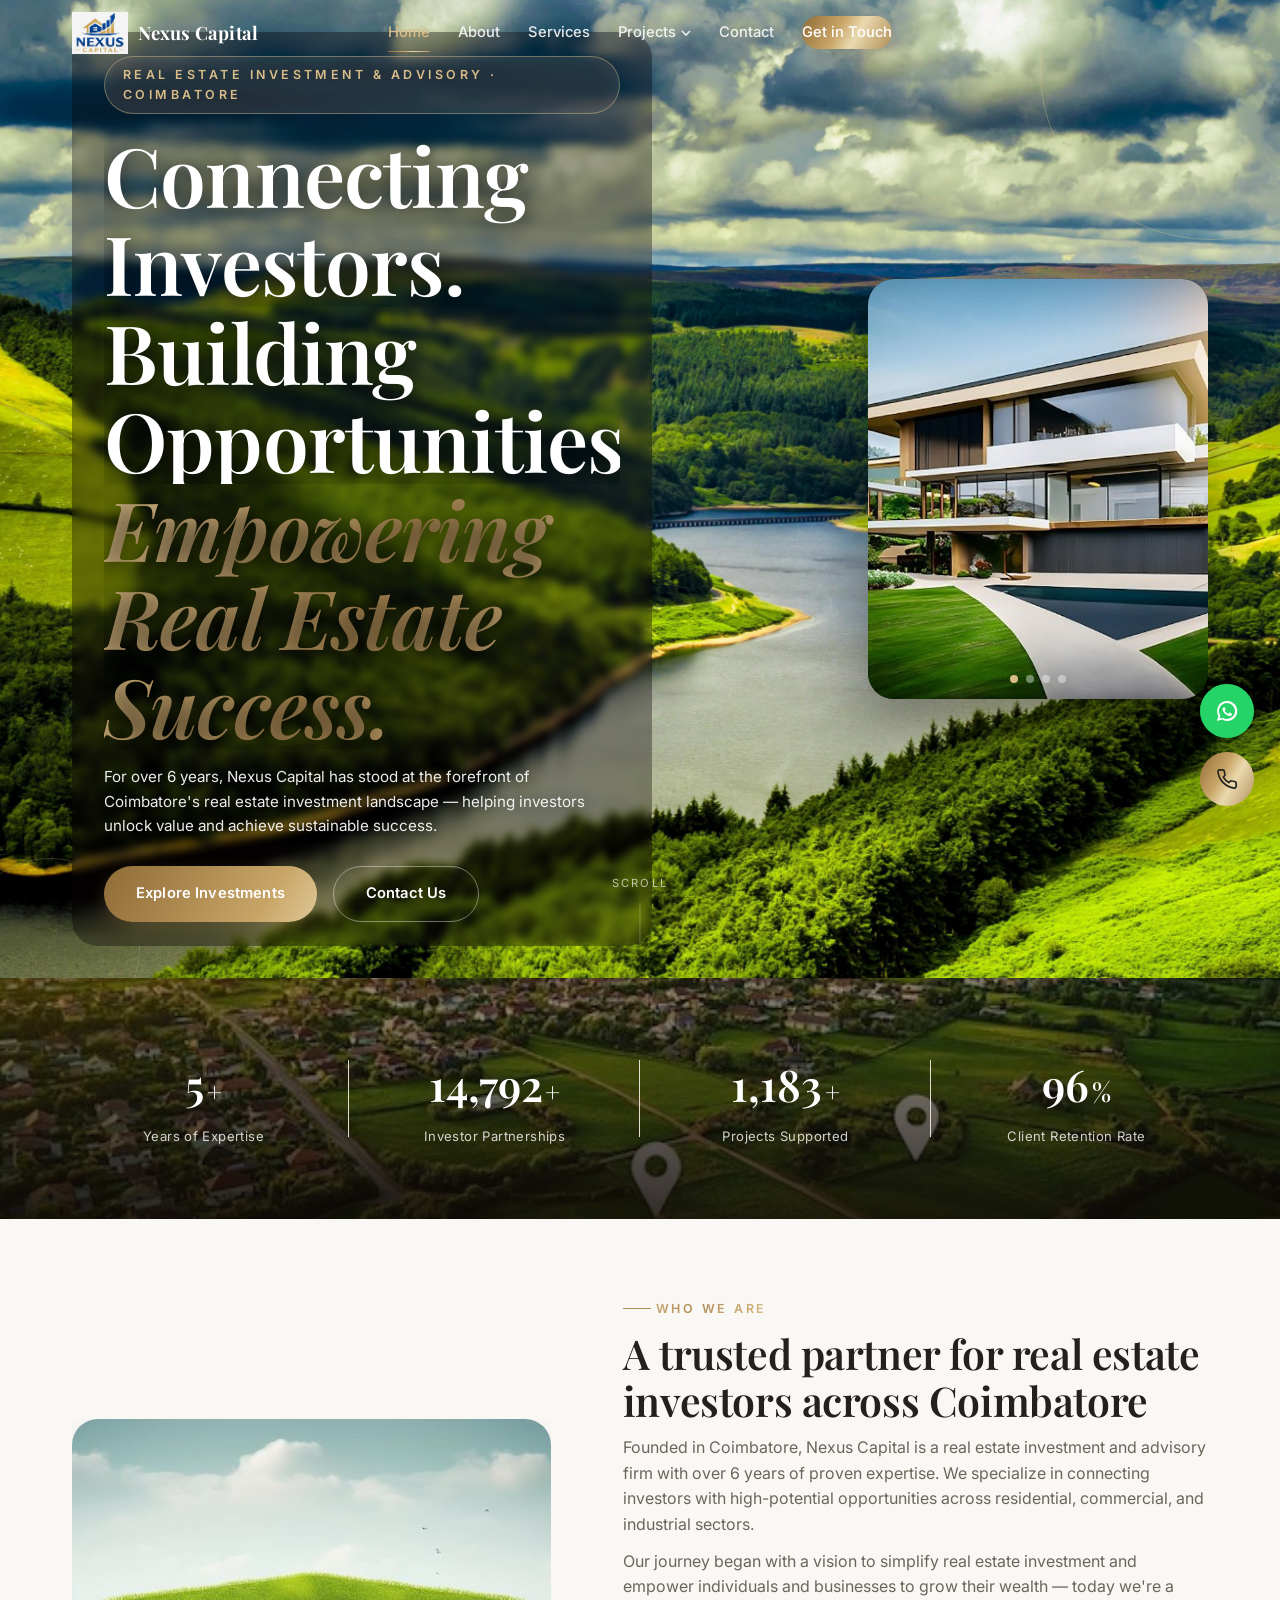
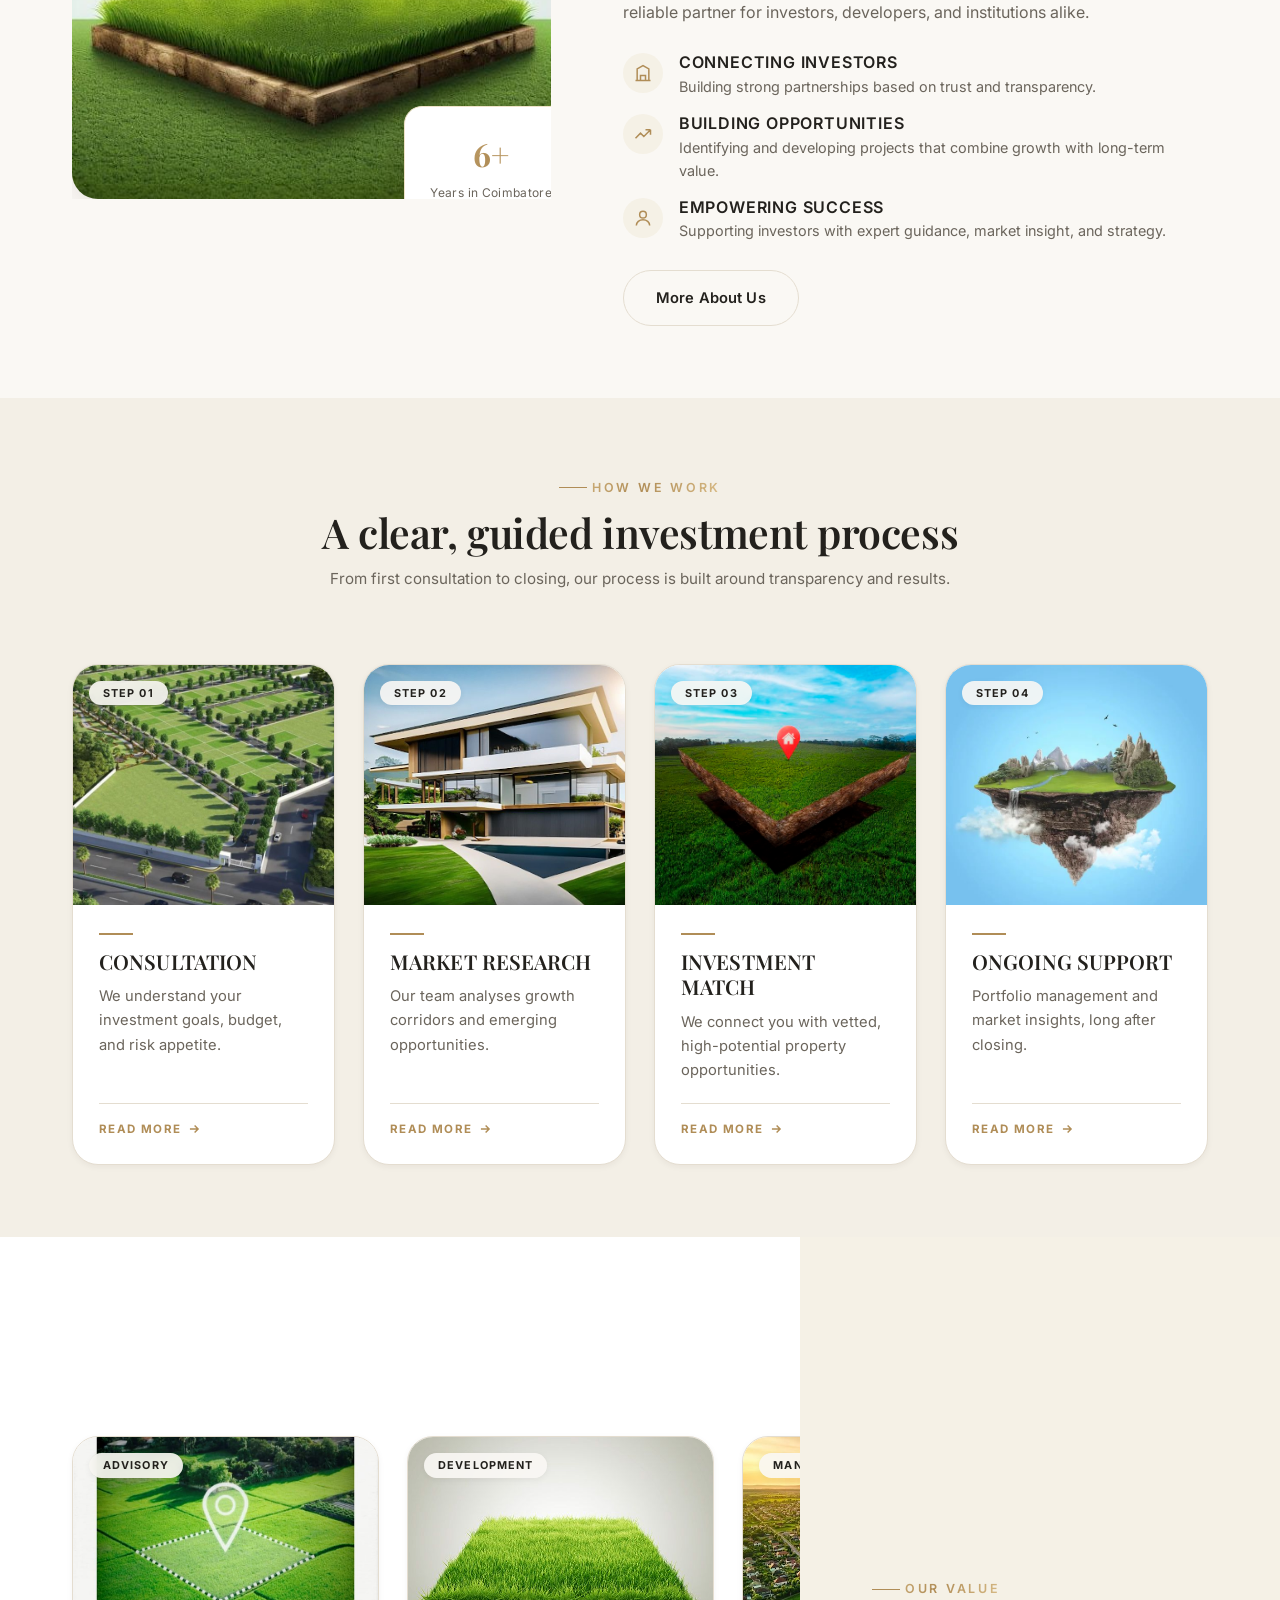
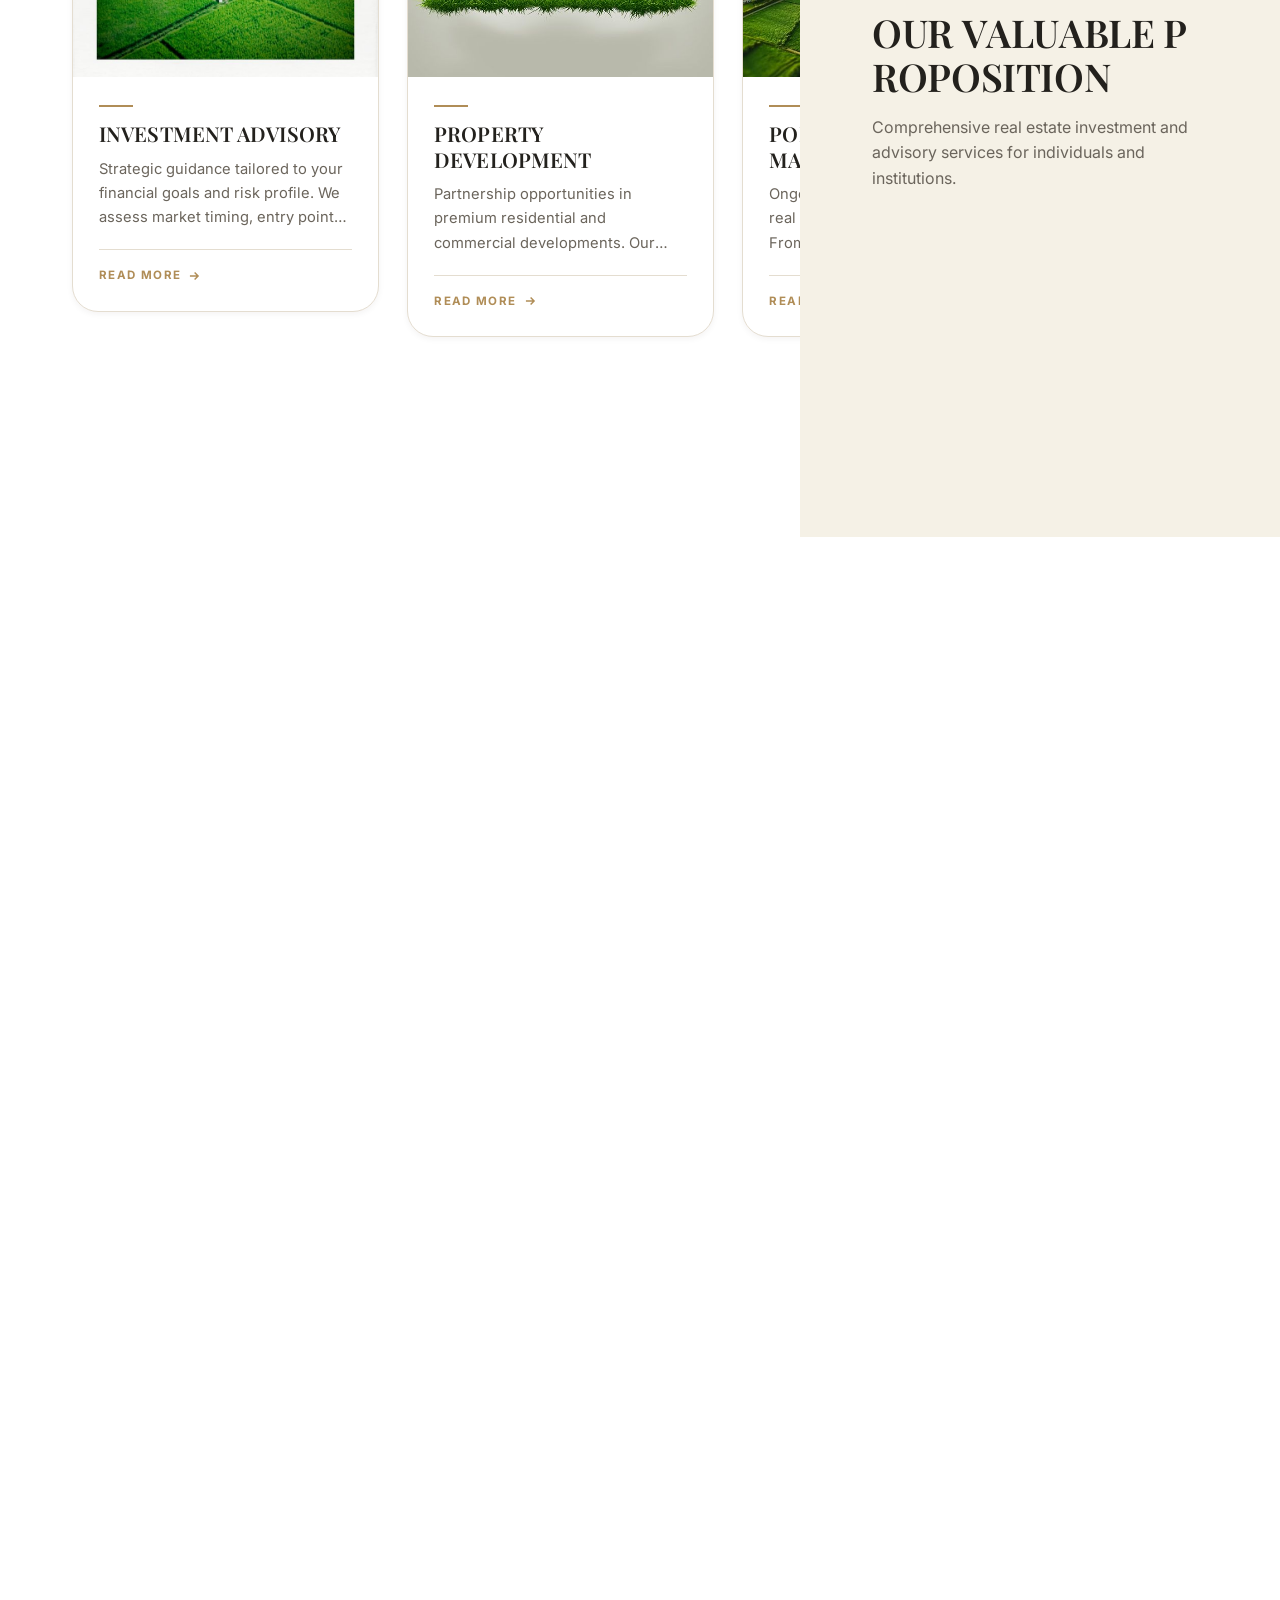
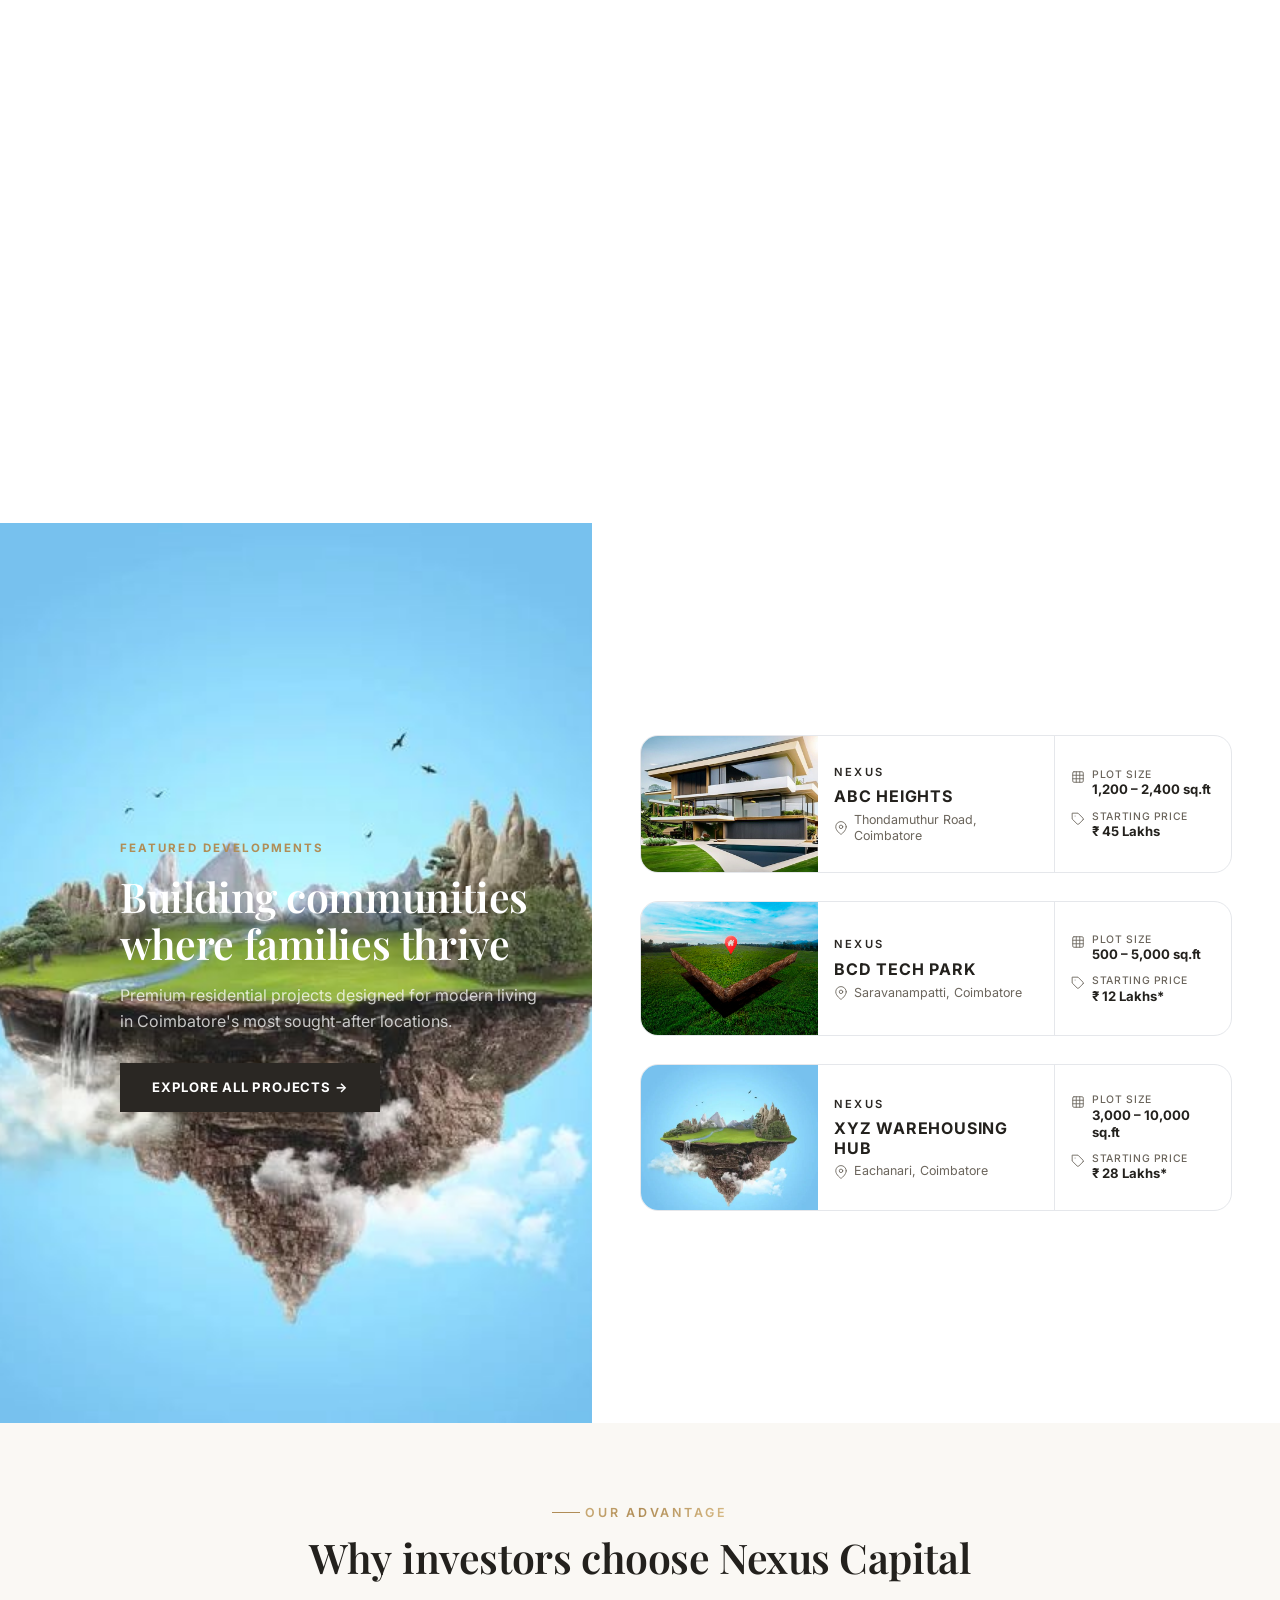
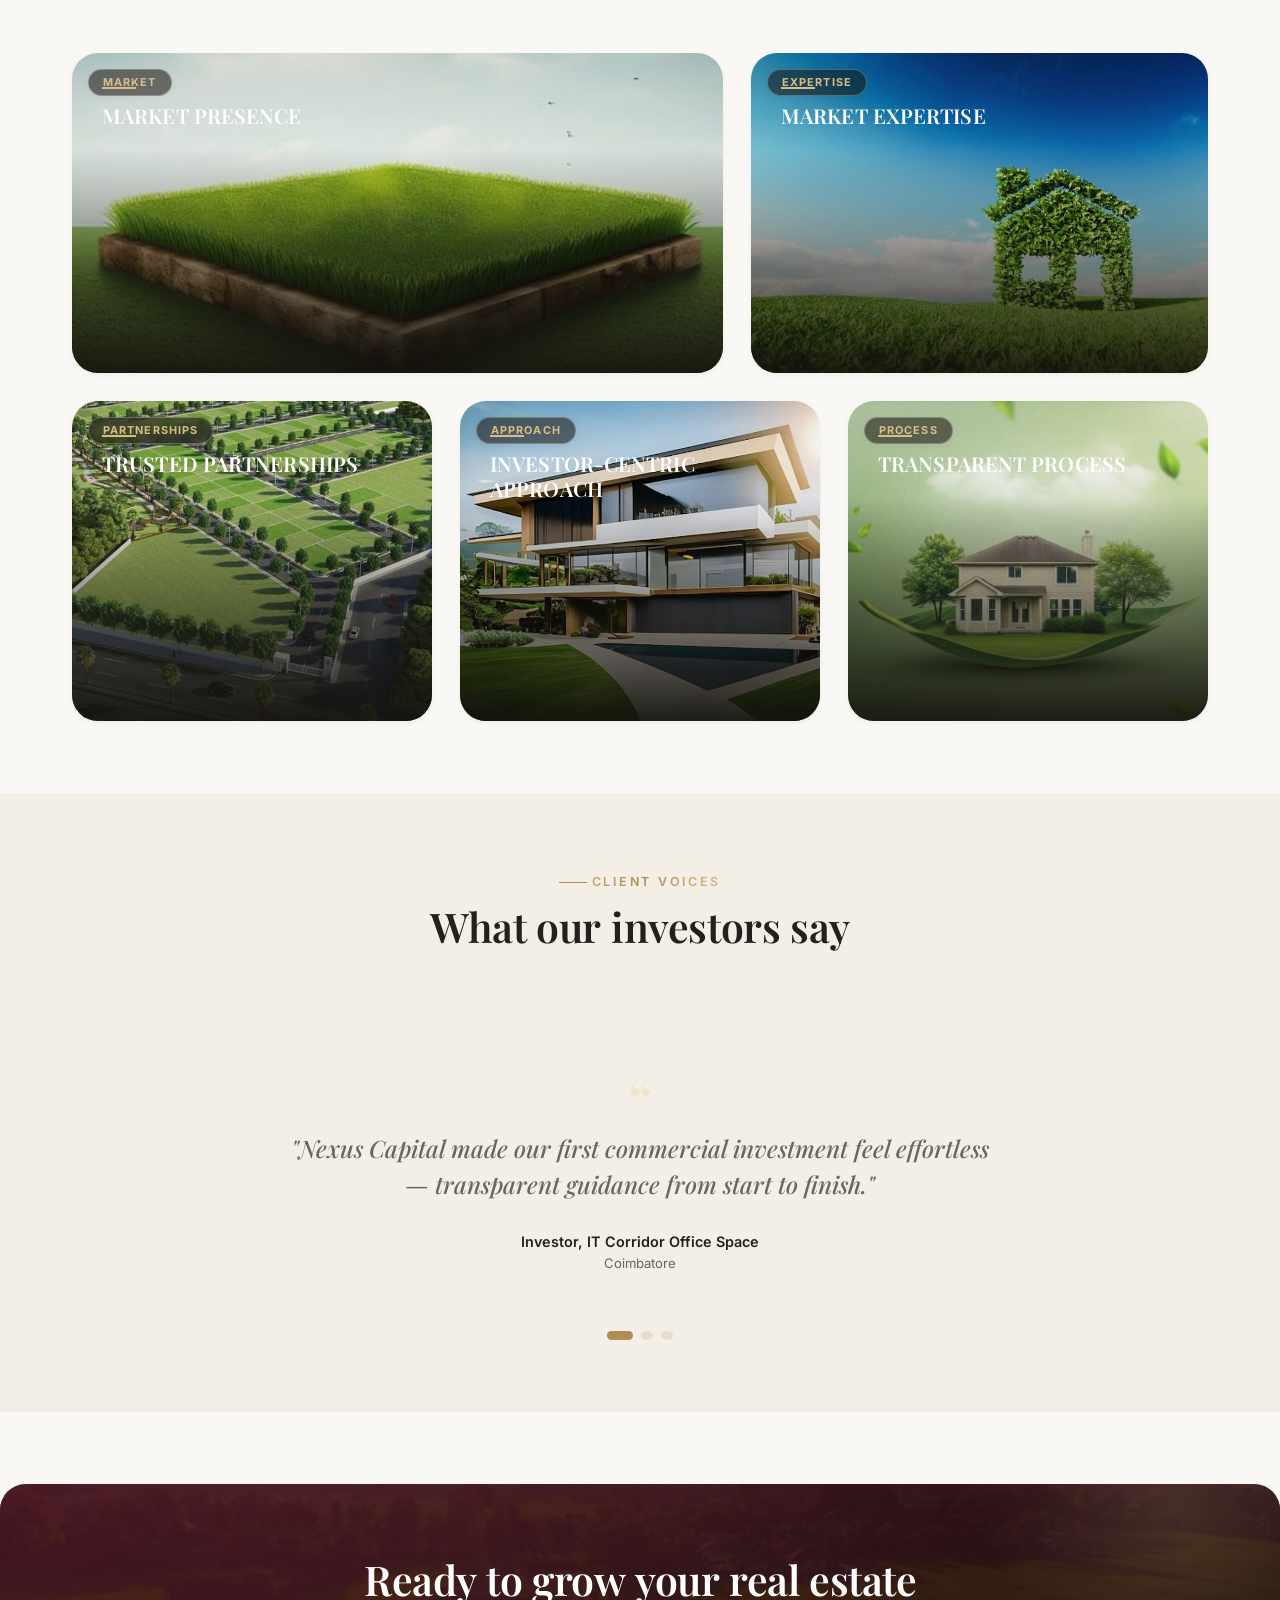
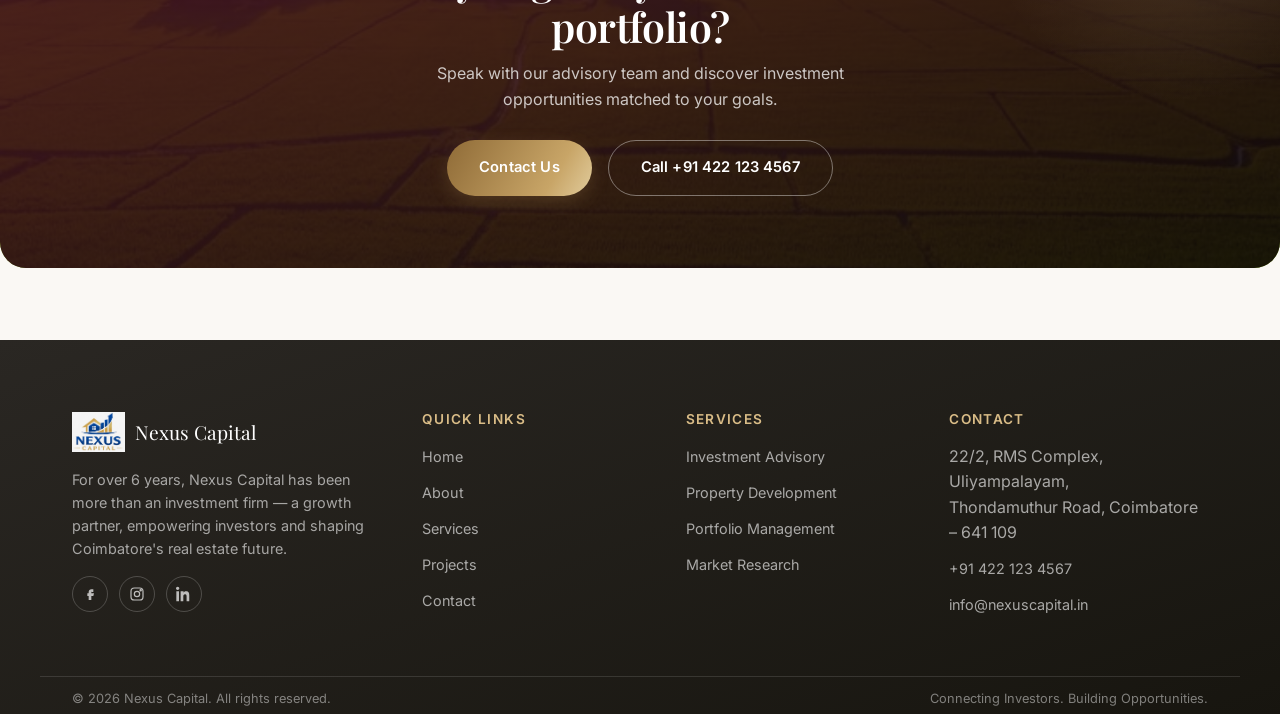
<file: nexus-capital-website (1)/index.html>
<!DOCTYPE html>
<html lang="en">
<head>
<meta charset="UTF-8">
<meta name="viewport" content="width=device-width, initial-scale=1.0">
<title>Nexus Capital | Real Estate Investment & Advisory in Coimbatore</title>
<meta name="description" content="Nexus Capital is Coimbatore's trusted real estate investment and advisory firm — 6+ years connecting investors with residential, commercial and industrial opportunities.">
<link rel="canonical" href="https://www.nexuscapital.in/">
<meta name="robots" content="index, follow">

<!-- Open Graph -->
<meta property="og:type" content="website">
<meta property="og:title" content="Nexus Capital | Real Estate Investment & Advisory">
<meta property="og:description" content="Connecting Investors. Building Opportunities. Empowering Real Estate Success Together.">
<meta property="og:image" content="images/logo/nexus-logo.png">
<meta property="og:url" content="https://www.nexuscapital.in/">
<meta property="og:site_name" content="Nexus Capital">

<!-- Twitter -->
<meta name="twitter:card" content="summary_large_image">
<meta name="twitter:title" content="Nexus Capital | Real Estate Investment & Advisory">
<meta name="twitter:description" content="Connecting Investors. Building Opportunities. Empowering Real Estate Success Together.">
<meta name="twitter:image" content="images/logo/nexus-logo.png">

<!-- Favicons -->
<link rel="icon" type="image/png" sizes="32x32" href="images/logo/favicon-32.png">
<link rel="icon" type="image/png" sizes="16x16" href="images/logo/favicon-16.png">
<link rel="apple-touch-icon" sizes="180x180" href="images/logo/favicon-180.png">
<link rel="icon" type="image/png" sizes="192x192" href="images/logo/favicon-192.png">

<!-- Fonts -->
<link rel="preconnect" href="https://fonts.googleapis.com">
<link rel="preconnect" href="https://fonts.gstatic.com" crossorigin>
<link href="https://fonts.googleapis.com/css2?family=Playfair+Display:ital,wght@0,500;0,600;0,700;0,800;1,500;1,600&family=Inter:wght@400;500;600;700;800&display=swap" rel="stylesheet">

<!-- Styles -->
<link rel="stylesheet" href="css/variables.css">
<link rel="stylesheet" href="css/style.css">
<link rel="stylesheet" href="css/components.css">
<link rel="stylesheet" href="css/animations.css">
<link rel="stylesheet" href="css/responsive.css">
<link rel="stylesheet" href="css/utilities.css">
<link rel="stylesheet" href="css/cinematic.css">

<!-- Schema -->
<script type="application/ld+json">
{
  "@context": "https://schema.org",
  "@type": "RealEstateAgent",
  "name": "Nexus Capital",
  "image": "images/logo/nexus-logo.png",
  "description": "Real estate investment and advisory firm in Coimbatore connecting investors with residential, commercial and industrial opportunities.",
  "address": {
    "@type": "PostalAddress",
    "streetAddress": "22/2, RMS Complex, Uliyampalayam, Thondamuthur Road",
    "addressLocality": "Coimbatore",
    "postalCode": "641109",
    "addressCountry": "IN"
  },
  "telephone": "+914221234567",
  "email": "info@nexuscapital.in",
  "url": "https://www.nexuscapital.in/"
}
</script>
</head>
<body>

<a href="#main" class="skip-link">Skip to content</a>

<!-- Preloader -->
<div class="preloader" aria-hidden="true">
  <img src="images/logo/nexus-logo.png" alt="" class="preloader__logo">
  <div class="preloader__bar"><span></span></div>
</div>

<div class="scroll-progress"></div>

<!-- Navbar -->
<header class="navbar on-transparent">
  <div class="container navbar__inner">
    <a href="index.html" class="navbar__brand" aria-label="Nexus Capital home">
      <img src="images/logo/nexus-logo.png" alt="Nexus Capital logo">
      <span class="navbar__brand-text on-hero">Nexus Capital</span>
    </a>
    <nav class="navbar__links" aria-label="Primary">
      <a href="index.html">Home</a>
      <a href="about.html">About</a>
      <a href="services.html">Services</a>
      <div class="navbar__item navbar__item--mega">
        <a href="projects.html">Projects
          <svg class="navbar__caret" width="10" height="6" viewBox="0 0 10 6" fill="none" stroke="currentColor" stroke-width="1.6"><path d="M1 1l4 4 4-4"/></svg>
        </a>
        <div class="navbar__mega">
          <a href="projects.html#residential" class="navbar__mega-link"><span>Residential</span><small>Premium apartment communities</small></a>
          <a href="projects.html#commercial" class="navbar__mega-link"><span>Commercial</span><small>Grade-A office &amp; tech parks</small></a>
          <a href="projects.html#industrial" class="navbar__mega-link"><span>Industrial</span><small>Warehousing &amp; logistics hubs</small></a>
          <a href="projects.html#mixed-use" class="navbar__mega-link"><span>Mixed Use</span><small>Retail &amp; lifestyle destinations</small></a>
        </div>
      </div>
      <a href="contact.html">Contact</a>
      <a href="contact.html" class="navbar__cta">Get in Touch</a>
    </nav>
    <button class="navbar__toggle" aria-label="Toggle menu" aria-expanded="false">
      <span></span><span></span><span></span>
    </button>
  </div>
</header>

<main id="main">

  <!-- HERO — cinematic pinned scroll scenes (Scene 1: intro, Scene 2: stat, Scene 3: release) -->
  <section class="hero" data-cinematic>
    <div class="hero__bg" role="img" aria-label="Coimbatore real estate slideshow">
      <div class="hero__bg-slide is-active" style="background-image: url('images/wp4053990-hill-wallpapers.jpg')"></div>
      <div class="hero__bg-slide" style="background-image: url('images/wp2337116-hill-station-wallpapers.jpg')"></div>
      <div class="hero__bg-slide" style="background-image: url('images/wp2337115-hill-station-wallpapers.jpg')"></div>
      <div class="hero__bg-slide" style="background-image: url('images/wp2337114-hill-station-wallpapers (1).jpg')"></div>
    </div>
    <div class="hero__shapes">
      <span class="hero__shape hero__shape--1 floating-shape"></span>
      <span class="hero__shape hero__shape--2 floating-shape"></span>
    </div>
    <div class="container hero__content">
      <div class="hero__inner">
        <div class="hero__text">
          <span class="hero__eyebrow">Real Estate Investment &amp; Advisory · Coimbatore</span>
          <h1 class="hero__title">
            <span class="text-reveal-line" data-reveal="fade"><span>Connecting Investors.</span></span>
            <span class="text-reveal-line" data-reveal="fade" style="--delay:.1s"><span>Building Opportunities.</span></span>
            <span class="text-reveal-line" data-reveal="fade" style="--delay:.2s"><span class="accent">Empowering Real Estate Success.</span></span>
          </h1>
        </div>
        <p class="hero__sub" data-reveal="fade" style="--delay:.3s">For over 6 years, Nexus Capital has stood at the forefront of Coimbatore's real estate investment landscape — helping investors unlock value and achieve sustainable success.</p>
        <div class="hero__actions" data-reveal="fade" style="--delay:.4s">
          <a href="projects.html" class="btn btn-primary">Explore Investments</a>
          <a href="contact.html" class="btn btn-outline">Contact Us</a>
        </div>
      </div>
      <div class="hero__card" data-reveal="right">
        <div class="hero__card-slide is-active">
          <img src="images/images (4).jpg" alt="ABC Heights residential development">
        </div>
        <div class="hero__card-slide">
          <img src="images/images (6).jpg" alt="BCD Tech Park commercial development">
        </div>
        <div class="hero__card-slide">
          <img src="images/images (7).jpg" alt="XYZ Warehousing Hub industrial park">
        </div>
        <div class="hero__card-slide">
          <img src="images/images (8).jpg" alt="Investment advisory services">
        </div>
        <div class="hero__card-dots"></div>
      </div>
    </div>
    <a href="#stats" class="hero__scroll">
      <span>Scroll</span>
      <span class="hero__scroll-line"></span>
    </a>
  </section>

  <!-- STATS -->
  <section class="stats" id="stats" style="background: var(--color-maroon) url('images/images (10).jpg') center / cover no-repeat;">
    <div class="container stats__grid">
      <div class="stat" data-reveal="fade">
        <div class="stat__num"><span data-count="6"></span><span class="suffix">+</span></div>
        <div class="stat__label">Years of Expertise</div>
      </div>
      <div class="stat" data-reveal="fade" style="--delay:.1s">
        <div class="stat__num"><span data-count="15000"></span><span class="suffix">+</span></div>
        <div class="stat__label">Investor Partnerships</div>
      </div>
      <div class="stat" data-reveal="fade" style="--delay:.2s">
        <div class="stat__num"><span data-count="1200"></span><span class="suffix">+</span></div>
        <div class="stat__label">Projects Supported</div>
      </div>
      <div class="stat" data-reveal="fade" style="--delay:.3s">
        <div class="stat__num"><span data-count="98"></span><span class="suffix">%</span></div>
        <div class="stat__label">Client Retention Rate</div>
      </div>
    </div>
  </section>

  <!-- ABOUT PREVIEW -->
  <section class="section-pad">
    <div class="container about-preview__grid">
      <div class="about-preview__media" data-reveal="left">
        <img src="images/images (1).jpg" alt="Nexus Capital advisory team reviewing a property investment" loading="lazy">
        <div class="about-preview__badge">
          <strong>6+</strong>
          <span>Years in Coimbatore</span>
        </div>
      </div>
      <div data-reveal="right">
        <span class="eyebrow">Who We Are</span>
        <h2>A trusted partner for real estate investors across Coimbatore</h2>
        <p>Founded in Coimbatore, Nexus Capital is a real estate investment and advisory firm with over 6 years of proven expertise. We specialize in connecting investors with high-potential opportunities across residential, commercial, and industrial sectors.</p>
        <p>Our journey began with a vision to simplify real estate investment and empower individuals and businesses to grow their wealth — today we're a reliable partner for investors, developers, and institutions alike.</p>
        <div class="value-list">
          <div class="value-item">
            <span class="value-item__icon">
              <svg width="20" height="20" viewBox="0 0 24 24" fill="none" stroke="currentColor" stroke-width="1.8"><path d="M3 21h18M5 21V7l7-4 7 4v14M9 21v-6h6v6"/></svg>
            </span>
            <div>
              <h3>Connecting Investors</h3>
              <p>Building strong partnerships based on trust and transparency.</p>
            </div>
          </div>
          <div class="value-item">
            <span class="value-item__icon">
              <svg width="20" height="20" viewBox="0 0 24 24" fill="none" stroke="currentColor" stroke-width="1.8"><path d="M3 17l6-6 4 4 8-8M21 7v6M21 7h-6"/></svg>
            </span>
            <div>
              <h3>Building Opportunities</h3>
              <p>Identifying and developing projects that combine growth with long-term value.</p>
            </div>
          </div>
          <div class="value-item">
            <span class="value-item__icon">
              <svg width="20" height="20" viewBox="0 0 24 24" fill="none" stroke="currentColor" stroke-width="1.8"><circle cx="12" cy="8" r="4"/><path d="M4 21c0-4 3.5-7 8-7s8 3 8 7"/></svg>
            </span>
            <div>
              <h3>Empowering Success</h3>
              <p>Supporting investors with expert guidance, market insight, and strategy.</p>
            </div>
          </div>
        </div>
        <a href="about.html" class="btn btn-outline-dark mt-lg">More About Us</a>
      </div>
    </div>
  </section>

  <!-- INVESTMENT PROCESS -->
  <section class="section-pad bg-soft">
    <div class="container">
      <div class="section-head text-center mx-auto" data-reveal="fade">
        <span class="eyebrow" style="justify-content:center">How We Work</span>
        <h2>A clear, guided investment process</h2>
        <p>From first consultation to closing, our process is built around transparency and results.</p>
      </div>
      <div class="process__grid">
        <div class="resource-card" data-reveal="fade">
          <div class="resource-card__img">
            <img src="images/images (3).jpg" alt="" loading="lazy">
            <span class="resource-card__cat">Step 01</span>
          </div>
          <div class="resource-card__body">
            <h3 class="resource-card__title">Consultation</h3>
            <p class="resource-card__desc">We understand your investment goals, budget, and risk appetite.</p>
            <div class="resource-card__footer">
              <a href="services.html" class="resource-card__link">READ MORE <svg viewBox="0 0 24 24" fill="none" stroke="currentColor" stroke-width="2.5"><path d="M5 12h14m-6-6 6 6-6 6"/></svg></a>
            </div>
          </div>
        </div>
        <div class="resource-card" data-reveal="fade" style="--delay:.1s">
          <div class="resource-card__img">
            <img src="images/images (4).jpg" alt="" loading="lazy">
            <span class="resource-card__cat">Step 02</span>
          </div>
          <div class="resource-card__body">
            <h3 class="resource-card__title">Market Research</h3>
            <p class="resource-card__desc">Our team analyses growth corridors and emerging opportunities.</p>
            <div class="resource-card__footer">
              <a href="services.html" class="resource-card__link">READ MORE <svg viewBox="0 0 24 24" fill="none" stroke="currentColor" stroke-width="2.5"><path d="M5 12h14m-6-6 6 6-6 6"/></svg></a>
            </div>
          </div>
        </div>
        <div class="resource-card" data-reveal="fade" style="--delay:.2s">
          <div class="resource-card__img">
            <img src="images/images (6).jpg" alt="" loading="lazy">
            <span class="resource-card__cat">Step 03</span>
          </div>
          <div class="resource-card__body">
            <h3 class="resource-card__title">Investment Match</h3>
            <p class="resource-card__desc">We connect you with vetted, high-potential property opportunities.</p>
            <div class="resource-card__footer">
              <a href="services.html" class="resource-card__link">READ MORE <svg viewBox="0 0 24 24" fill="none" stroke="currentColor" stroke-width="2.5"><path d="M5 12h14m-6-6 6 6-6 6"/></svg></a>
            </div>
          </div>
        </div>
        <div class="resource-card" data-reveal="fade" style="--delay:.3s">
          <div class="resource-card__img">
            <img src="images/images (7).jpg" alt="" loading="lazy">
            <span class="resource-card__cat">Step 04</span>
          </div>
          <div class="resource-card__body">
            <h3 class="resource-card__title">Ongoing Support</h3>
            <p class="resource-card__desc">Portfolio management and market insights, long after closing.</p>
            <div class="resource-card__footer">
              <a href="services.html" class="resource-card__link">READ MORE <svg viewBox="0 0 24 24" fill="none" stroke="currentColor" stroke-width="2.5"><path d="M5 12h14m-6-6 6 6-6 6"/></svg></a>
            </div>
          </div>
        </div>
      </div>
    </div>
  </section>

  <!-- SERVICES PREVIEW — split layout: horiz-scroll left, fixed right -->
  <section class="services-split" data-services-split>
    <div class="services-split__inner">
      <div class="services-split__left">
        <div class="services-split__track">
          <div class="services-split__cards" data-step-reveal>
            <div class="resource-card">
              <div class="resource-card__img">
                <img src="images/images (8).jpg" alt="" loading="lazy">
                <span class="resource-card__cat">Advisory</span>
              </div>
              <div class="resource-card__body">
                <h3 class="resource-card__title">Investment Advisory</h3>
                <p class="resource-card__desc">Strategic guidance tailored to your financial goals and risk profile. We assess market timing, entry points, and exit strategy before you commit a single rupee.</p>
                <div class="resource-card__footer">
                  <a href="services.html" class="resource-card__link">READ MORE <svg viewBox="0 0 24 24" fill="none" stroke="currentColor" stroke-width="2.5"><path d="M5 12h14m-6-6 6 6-6 6"/></svg></a>
                </div>
              </div>
            </div>
            <div class="resource-card">
              <div class="resource-card__img">
                <img src="images/images (9).jpg" alt="" loading="lazy">
                <span class="resource-card__cat">Development</span>
              </div>
              <div class="resource-card__body">
                <h3 class="resource-card__title">Property Development</h3>
                <p class="resource-card__desc">Partnership opportunities in premium residential and commercial developments. Our team vets every developer relationship for delivery track record and financial stability.</p>
                <div class="resource-card__footer">
                  <a href="services.html" class="resource-card__link">READ MORE <svg viewBox="0 0 24 24" fill="none" stroke="currentColor" stroke-width="2.5"><path d="M5 12h14m-6-6 6 6-6 6"/></svg></a>
                </div>
              </div>
            </div>
            <div class="resource-card">
              <div class="resource-card__img">
                <img src="images/images (10).jpg" alt="" loading="lazy">
                <span class="resource-card__cat">Management</span>
              </div>
              <div class="resource-card__body">
                <h3 class="resource-card__title">Portfolio Management</h3>
                <p class="resource-card__desc">Ongoing management to keep your real estate portfolio performing. From occupancy tracking to renewal negotiations, we handle the details so your returns stay on target.</p>
                <div class="resource-card__footer">
                  <a href="services.html" class="resource-card__link">READ MORE <svg viewBox="0 0 24 24" fill="none" stroke="currentColor" stroke-width="2.5"><path d="M5 12h14m-6-6 6 6-6 6"/></svg></a>
                </div>
              </div>
            </div>
            <div class="resource-card">
              <div class="resource-card__img">
                <img src="images/images (11).jpg" alt="" loading="lazy">
                <span class="resource-card__cat">Research</span>
              </div>
              <div class="resource-card__body">
                <h3 class="resource-card__title">Market Research</h3>
                <p class="resource-card__desc">Deep, data-driven insight into Coimbatore's growth corridors. We track infrastructure projects, pricing trends, and demand signals months ahead of the wider market.</p>
                <div class="resource-card__footer">
                  <a href="services.html" class="resource-card__link">READ MORE <svg viewBox="0 0 24 24" fill="none" stroke="currentColor" stroke-width="2.5"><path d="M5 12h14m-6-6 6 6-6 6"/></svg></a>
                </div>
              </div>
            </div>
            <div class="resource-card">
              <div class="resource-card__img">
                <img src="images/images (12).jpg" alt="" loading="lazy">
                <span class="resource-card__cat">Consulting</span>
              </div>
              <div class="resource-card__body">
                <h3 class="resource-card__title">Investment Consulting</h3>
                <p class="resource-card__desc">One-on-one consulting to help you make confident, informed decisions. Every session is built around your portfolio, timeline, and appetite for risk — not a generic playbook.</p>
                <div class="resource-card__footer">
                  <a href="services.html" class="resource-card__link">READ MORE <svg viewBox="0 0 24 24" fill="none" stroke="currentColor" stroke-width="2.5"><path d="M5 12h14m-6-6 6 6-6 6"/></svg></a>
                </div>
              </div>
            </div>
            <div class="resource-card">
              <div class="resource-card__img">
                <img src="images/images (13).jpg" alt="" loading="lazy">
                <span class="resource-card__cat">Relations</span>
              </div>
              <div class="resource-card__body">
                <h3 class="resource-card__title">Client Relations</h3>
                <p class="resource-card__desc">A dedicated advisor with you at every step of your journey. From first enquiry to post-investment support, you'll always have one point of contact who knows your file.</p>
                <div class="resource-card__footer">
                  <a href="services.html" class="resource-card__link">READ MORE <svg viewBox="0 0 24 24" fill="none" stroke="currentColor" stroke-width="2.5"><path d="M5 12h14m-6-6 6 6-6 6"/></svg></a>
                </div>
              </div>
            </div>
          </div>
          <div class="services-split__end">
            <a href="services.html" class="btn btn-navy">View All Services →</a>
          </div>
        </div>
      </div>
      <div class="services-split__right">
        <div class="services-split__sticky">
          <span class="eyebrow">Our Value</span>
          <h2 data-char-reveal>OUR VALUABLE PROPOSITION</h2>
          <p>Comprehensive real estate investment and advisory services for individuals and institutions.</p>
        </div>
      </div>
    </div>
  </section>

  <!-- HERO-SPLIT SECTION -->
  <section class="hero-split">
    <div class="hero-split__left">
      <div class="hero-split__bg" style="background-image: url('images/images (7).jpg')"></div>
      <div class="hero-split__content">
        <span class="hero-split__tag">Featured Developments</span>
        <h2>Building communities where families thrive</h2>
        <p>Premium residential projects designed for modern living in Coimbatore's most sought-after locations.</p>
        <a href="projects.html" class="hero-split__cta">Explore All Projects →</a>
      </div>
    </div>
    <div class="hero-split__right">
      <div class="hero-split__cards">
        <a href="project-abc-heights.html" class="project-row">
          <div class="project-row__image">
            <img src="images/images (4).jpg" alt="ABC Heights" loading="lazy">
          </div>
          <div class="project-row__content">
            <span class="project-row__logo">NEXUS</span>
            <h3 class="project-row__title">ABC Heights</h3>
            <span class="project-row__address">
              <svg width="14" height="14" viewBox="0 0 24 24" fill="none" stroke="currentColor" stroke-width="1.5" stroke-linecap="round" stroke-linejoin="round"><path d="M21 10c0 7-9 13-9 13s-9-6-9-13a9 9 0 0 1 18 0z"/><circle cx="12" cy="10" r="3"/></svg>
              Thondamuthur Road, Coimbatore
            </span>
          </div>
          <div class="project-row__data">
            <div class="project-row__data-item">
              <svg width="14" height="14" viewBox="0 0 24 24" fill="none" stroke="currentColor" stroke-width="1.5" stroke-linecap="round" stroke-linejoin="round"><rect x="3" y="3" width="18" height="18" rx="2"/><path d="M9 3v18M15 3v18M3 9h18M3 15h18"/></svg>
              <div>
                <span class="project-row__data-label">Plot Size</span>
                <span class="project-row__data-value">1,200 – 2,400 sq.ft</span>
              </div>
            </div>
            <div class="project-row__data-item">
              <svg width="14" height="14" viewBox="0 0 24 24" fill="none" stroke="currentColor" stroke-width="1.5" stroke-linecap="round" stroke-linejoin="round"><path d="M20.59 13.41l-7.17 7.17a2 2 0 0 1-2.83 0L2 12V2h10l8.59 8.59a2 2 0 0 1 0 2.82z"/><line x1="7" y1="7" x2="7.01" y2="7"/></svg>
              <div>
                <span class="project-row__data-label">Starting Price</span>
                <span class="project-row__data-value">₹ 45 Lakhs</span>
              </div>
            </div>
          </div>
        </a>
        <a href="project-bcd-tech-park.html" class="project-row">
          <div class="project-row__image">
            <img src="images/images (6).jpg" alt="BCD Tech Park" loading="lazy">
          </div>
          <div class="project-row__content">
            <span class="project-row__logo">NEXUS</span>
            <h3 class="project-row__title">BCD Tech Park</h3>
            <span class="project-row__address">
              <svg width="14" height="14" viewBox="0 0 24 24" fill="none" stroke="currentColor" stroke-width="1.5" stroke-linecap="round" stroke-linejoin="round"><path d="M21 10c0 7-9 13-9 13s-9-6-9-13a9 9 0 0 1 18 0z"/><circle cx="12" cy="10" r="3"/></svg>
              Saravanampatti, Coimbatore
            </span>
          </div>
          <div class="project-row__data">
            <div class="project-row__data-item">
              <svg width="14" height="14" viewBox="0 0 24 24" fill="none" stroke="currentColor" stroke-width="1.5" stroke-linecap="round" stroke-linejoin="round"><rect x="3" y="3" width="18" height="18" rx="2"/><path d="M9 3v18M15 3v18M3 9h18M3 15h18"/></svg>
              <div>
                <span class="project-row__data-label">Plot Size</span>
                <span class="project-row__data-value">500 – 5,000 sq.ft</span>
              </div>
            </div>
            <div class="project-row__data-item">
              <svg width="14" height="14" viewBox="0 0 24 24" fill="none" stroke="currentColor" stroke-width="1.5" stroke-linecap="round" stroke-linejoin="round"><path d="M20.59 13.41l-7.17 7.17a2 2 0 0 1-2.83 0L2 12V2h10l8.59 8.59a2 2 0 0 1 0 2.82z"/><line x1="7" y1="7" x2="7.01" y2="7"/></svg>
              <div>
                <span class="project-row__data-label">Starting Price</span>
                <span class="project-row__data-value">₹ 12 Lakhs*</span>
              </div>
            </div>
          </div>
        </a>
        <a href="project-xyz-warehousing-hub.html" class="project-row">
          <div class="project-row__image">
            <img src="images/images (7).jpg" alt="XYZ Warehousing Hub" loading="lazy">
          </div>
          <div class="project-row__content">
            <span class="project-row__logo">NEXUS</span>
            <h3 class="project-row__title">XYZ Warehousing Hub</h3>
            <span class="project-row__address">
              <svg width="14" height="14" viewBox="0 0 24 24" fill="none" stroke="currentColor" stroke-width="1.5" stroke-linecap="round" stroke-linejoin="round"><path d="M21 10c0 7-9 13-9 13s-9-6-9-13a9 9 0 0 1 18 0z"/><circle cx="12" cy="10" r="3"/></svg>
              Eachanari, Coimbatore
            </span>
          </div>
          <div class="project-row__data">
            <div class="project-row__data-item">
              <svg width="14" height="14" viewBox="0 0 24 24" fill="none" stroke="currentColor" stroke-width="1.5" stroke-linecap="round" stroke-linejoin="round"><rect x="3" y="3" width="18" height="18" rx="2"/><path d="M9 3v18M15 3v18M3 9h18M3 15h18"/></svg>
              <div>
                <span class="project-row__data-label">Plot Size</span>
                <span class="project-row__data-value">3,000 – 10,000 sq.ft</span>
              </div>
            </div>
            <div class="project-row__data-item">
              <svg width="14" height="14" viewBox="0 0 24 24" fill="none" stroke="currentColor" stroke-width="1.5" stroke-linecap="round" stroke-linejoin="round"><path d="M20.59 13.41l-7.17 7.17a2 2 0 0 1-2.83 0L2 12V2h10l8.59 8.59a2 2 0 0 1 0 2.82z"/><line x1="7" y1="7" x2="7.01" y2="7"/></svg>
              <div>
                <span class="project-row__data-label">Starting Price</span>
                <span class="project-row__data-value">₹ 28 Lakhs*</span>
              </div>
            </div>
          </div>
        </a>
      </div>
    </div>
  </section>

  <!-- WHY CHOOSE US -->
  <section class="section-pad">
    <div class="container">
      <div class="section-head text-center mx-auto" data-reveal="fade">
        <span class="eyebrow" style="justify-content:center">Our Advantage</span>
        <h2>Why investors choose Nexus Capital</h2>
      </div>
      <div class="why-grid why-grid--panels">
        <div class="resource-card resource-card--feature resource-card--reveal resource-card--span-7" data-reveal="fade">
          <div class="resource-card__img">
            <img src="images/images (1).jpg" alt="" loading="lazy">
            <span class="resource-card__cat">Market</span>
          </div>
          <div class="resource-card__body">
            <h3 class="resource-card__title">Market Presence</h3>
            <p class="resource-card__desc">A proven track record in Coimbatore's real estate sector, built on six years of consistent delivery across residential, commercial, and industrial asset classes.</p>
            <div class="resource-card__footer">
              <a href="about.html" class="resource-card__link">READ MORE <svg viewBox="0 0 24 24" fill="none" stroke="currentColor" stroke-width="2.5"><path d="M5 12h14m-6-6 6 6-6 6"/></svg></a>
            </div>
          </div>
        </div>
        <div class="resource-card resource-card--feature resource-card--reveal resource-card--span-5" data-reveal="fade" style="--delay:.1s">
          <div class="resource-card__img">
            <img src="images/images (2).jpg" alt="" loading="lazy">
            <span class="resource-card__cat">Expertise</span>
          </div>
          <div class="resource-card__body">
            <h3 class="resource-card__title">Market Expertise</h3>
            <p class="resource-card__desc">Deep knowledge of growth corridors and emerging investment hotspots, backed by continuous on-ground research rather than headline market reports.</p>
            <div class="resource-card__footer">
              <a href="about.html" class="resource-card__link">READ MORE <svg viewBox="0 0 24 24" fill="none" stroke="currentColor" stroke-width="2.5"><path d="M5 12h14m-6-6 6 6-6 6"/></svg></a>
            </div>
          </div>
        </div>
        <div class="resource-card resource-card--feature resource-card--reveal resource-card--span-4" data-reveal="fade" style="--delay:.2s">
          <div class="resource-card__img">
            <img src="images/images (3).jpg" alt="" loading="lazy">
            <span class="resource-card__cat">Partnerships</span>
          </div>
          <div class="resource-card__body">
            <h3 class="resource-card__title">Trusted Partnerships</h3>
            <p class="resource-card__desc">Strong ties with leading developers, builders, and financial institutions, giving our investors access to opportunities before they reach the open market.</p>
            <div class="resource-card__footer">
              <a href="about.html" class="resource-card__link">READ MORE <svg viewBox="0 0 24 24" fill="none" stroke="currentColor" stroke-width="2.5"><path d="M5 12h14m-6-6 6 6-6 6"/></svg></a>
            </div>
          </div>
        </div>
        <div class="resource-card resource-card--feature resource-card--reveal resource-card--span-4" data-reveal="fade" style="--delay:.3s">
          <div class="resource-card__img">
            <img src="images/images (4).jpg" alt="" loading="lazy">
            <span class="resource-card__cat">Approach</span>
          </div>
          <div class="resource-card__body">
            <h3 class="resource-card__title">Investor-Centric Approach</h3>
            <p class="resource-card__desc">Tailored solutions designed around your specific investment goals, timeline, and risk appetite — never a one-size-fits-all pitch.</p>
            <div class="resource-card__footer">
              <a href="about.html" class="resource-card__link">READ MORE <svg viewBox="0 0 24 24" fill="none" stroke="currentColor" stroke-width="2.5"><path d="M5 12h14m-6-6 6 6-6 6"/></svg></a>
            </div>
          </div>
        </div>
        <div class="resource-card resource-card--feature resource-card--reveal resource-card--span-4" data-reveal="fade" style="--delay:.4s">
          <div class="resource-card__img">
            <img src="images/images (5).jpg" alt="" loading="lazy">
            <span class="resource-card__cat">Process</span>
          </div>
          <div class="resource-card__body">
            <h3 class="resource-card__title">Transparent Process</h3>
            <p class="resource-card__desc">Clear communication and ethical practices at every stage, from first consultation through to the final handover of your investment.</p>
            <div class="resource-card__footer">
              <a href="about.html" class="resource-card__link">READ MORE <svg viewBox="0 0 24 24" fill="none" stroke="currentColor" stroke-width="2.5"><path d="M5 12h14m-6-6 6 6-6 6"/></svg></a>
            </div>
          </div>
        </div>
      </div>
    </div>
  </section>

  <!-- TESTIMONIALS -->
  <section class="section-pad bg-soft testimonials">
    <div class="container">
      <div class="section-head text-center mx-auto" data-reveal="fade">
        <span class="eyebrow" style="justify-content:center">Client Voices</span>
        <h2>What our investors say</h2>
      </div>
      <div class="testimonial-track">
        <div class="testimonial-card is-active">
          <p class="testimonial-card__quote">"Nexus Capital made our first commercial investment feel effortless — transparent guidance from start to finish."</p>
          <div class="testimonial-card__author">Investor, IT Corridor Office Space</div>
          <div class="testimonial-card__role">Coimbatore</div>
        </div>
        <div class="testimonial-card">
          <p class="testimonial-card__quote">"Their market insight helped us identify a residential project that reached full occupancy within a year."</p>
          <div class="testimonial-card__author">Developer Partner</div>
          <div class="testimonial-card__role">ABC Heights</div>
        </div>
        <div class="testimonial-card">
          <p class="testimonial-card__quote">"A team that genuinely puts investor interests first. Our portfolio has grown steadily under their guidance."</p>
          <div class="testimonial-card__author">Institutional Investor</div>
          <div class="testimonial-card__role">Coimbatore</div>
        </div>
      </div>
      <div class="testimonial-dots"></div>
    </div>
  </section>

  <!-- CTA -->
  <section class="section-pad">
    <div class="cta-band" data-reveal="scale" style="background: var(--color-off-white) url('images/images.jpg') center / cover no-repeat;">
      <h2>Ready to grow your real estate portfolio?</h2>
      <p>Speak with our advisory team and discover investment opportunities matched to your goals.</p>
      <div class="cta-band__actions">
        <a href="contact.html" class="btn btn-primary">Contact Us</a>
        <a href="tel:+914221234567" class="btn btn-outline">Call +91 422 123 4567</a>
      </div>
    </div>
  </section>

</main>

<!-- FOOTER -->
<footer class="footer">
  <div class="container footer__grid">
    <div>
      <div class="footer__brand">
        <img src="images/logo/nexus-logo.png" alt="Nexus Capital logo">
        <span class="footer__brand-text">Nexus Capital</span>
      </div>
      <p>For over 6 years, Nexus Capital has been more than an investment firm — a growth partner, empowering investors and shaping Coimbatore's real estate future.</p>
      <div class="footer__social">
        <a href="#" aria-label="Facebook"><svg width="16" height="16" viewBox="0 0 24 24" fill="currentColor"><path d="M14 9h3V5h-3c-2.2 0-4 1.8-4 4v2H8v4h2v6h4v-6h3l1-4h-4V9c0-.6.4-1 1-1z"/></svg></a>
        <a href="#" aria-label="Instagram"><svg width="16" height="16" viewBox="0 0 24 24" fill="none" stroke="currentColor" stroke-width="1.8"><rect x="3" y="3" width="18" height="18" rx="5"/><circle cx="12" cy="12" r="4"/><circle cx="17.5" cy="6.5" r="1"/></svg></a>
        <a href="#" aria-label="LinkedIn"><svg width="16" height="16" viewBox="0 0 24 24" fill="currentColor"><path d="M4.98 3.5C4.98 4.9 3.9 6 2.5 6S0 4.9 0 3.5 1.1 1 2.5 1s2.48 1.1 2.48 2.5zM.5 8h4V23h-4V8zm7 0h3.8v2.05h.05c.53-1 1.83-2.05 3.77-2.05 4.03 0 4.77 2.65 4.77 6.1V23h-4v-6.87c0-1.64-.03-3.75-2.29-3.75-2.29 0-2.64 1.79-2.64 3.63V23h-4V8z"/></svg></a>
      </div>
    </div>
    <div>
      <h4>Quick Links</h4>
      <ul class="footer__links">
        <li><a href="index.html">Home</a></li>
        <li><a href="about.html">About</a></li>
        <li><a href="services.html">Services</a></li>
        <li><a href="projects.html">Projects</a></li>
        <li><a href="contact.html">Contact</a></li>
      </ul>
    </div>
    <div>
      <h4>Services</h4>
      <ul class="footer__links">
        <li><a href="services.html">Investment Advisory</a></li>
        <li><a href="services.html">Property Development</a></li>
        <li><a href="services.html">Portfolio Management</a></li>
        <li><a href="services.html">Market Research</a></li>
      </ul>
    </div>
    <div>
      <h4>Contact</h4>
      <ul class="footer__links">
        <li>22/2, RMS Complex, Uliyampalayam,<br>Thondamuthur Road, Coimbatore – 641 109</li>
        <li><a href="tel:+914221234567">+91 422 123 4567</a></li>
        <li><a href="mailto:info@nexuscapital.in">info@nexuscapital.in</a></li>
      </ul>
    </div>
  </div>
  <div class="container footer__bottom">
    <span>© <span data-year></span> Nexus Capital. All rights reserved.</span>
    <span>Connecting Investors. Building Opportunities.</span>
  </div>
</footer>

<!-- FLOATING BUTTONS -->
<div class="floating-buttons">
  <a class="fab fab--whatsapp" href="https://wa.me/914221234567?text=Hello%20Nexus%20Capital%2C%20I%27d%20like%20to%20know%20more%20about%20your%20investment%20services." target="_blank" rel="noopener" aria-label="Chat on WhatsApp">
    <span class="fab__pulse"></span>
    <svg width="24" height="24" viewBox="0 0 24 24" fill="currentColor"><path d="M12 2a10 10 0 0 0-8.6 15L2 22l5.2-1.4A10 10 0 1 0 12 2zm0 18a8 8 0 0 1-4.1-1.1l-.3-.2-3 .8.8-2.9-.2-.3A8 8 0 1 1 12 20zm4.4-5.6c-.2-.1-1.4-.7-1.6-.8-.2-.1-.4-.1-.5.1-.2.2-.6.8-.8 1-.1.1-.3.2-.5.1-.2-.1-1-.4-1.9-1.2-.7-.6-1.2-1.4-1.3-1.6-.1-.2 0-.4.1-.5l.4-.4c.1-.1.2-.3.2-.4.1-.2 0-.3 0-.4L10 8.6c-.2-.4-.4-.4-.5-.4h-.5c-.2 0-.4.1-.6.3-.2.2-.8.8-.8 2s.8 2.3 1 2.5c.1.1 1.6 2.5 3.9 3.4.5.2.9.4 1.3.5.5.1 1 .1 1.4.1.4-.1 1.4-.6 1.6-1.1.2-.5.2-1 .1-1.1-.1-.1-.2-.2-.4-.3z"/></svg>
  </a>
  <a class="fab fab--call" href="tel:+914221234567" aria-label="Call Nexus Capital">
    <svg width="22" height="22" viewBox="0 0 24 24" fill="none" stroke="currentColor" stroke-width="1.8"><path d="M22 16.9v3a2 2 0 0 1-2.2 2 19.8 19.8 0 0 1-8.6-3.1 19.5 19.5 0 0 1-6-6 19.8 19.8 0 0 1-3.1-8.7A2 2 0 0 1 4.1 2h3a2 2 0 0 1 2 1.7c.1.9.3 1.8.6 2.7a2 2 0 0 1-.4 2.1L8 9.9a16 16 0 0 0 6 6l1.4-1.4a2 2 0 0 1 2.1-.4c.9.3 1.8.5 2.7.6a2 2 0 0 1 1.8 2.2z"/></svg>
  </a>
  <button class="fab fab--top" aria-label="Back to top">
    <svg width="20" height="20" viewBox="0 0 24 24" fill="none" stroke="currentColor" stroke-width="2"><path d="M12 19V5M5 12l7-7 7 7"/></svg>
  </button>
</div>

<script src="js/loader.js"></script>
<script src="js/navbar.js"></script>
<script src="js/scroll.js"></script>
<script src="js/counter.js"></script>
<script src="js/animations.js"></script>
<script src="js/cinematic.js"></script>
<script src="js/main.js"></script>
</body>
</html>
</file>
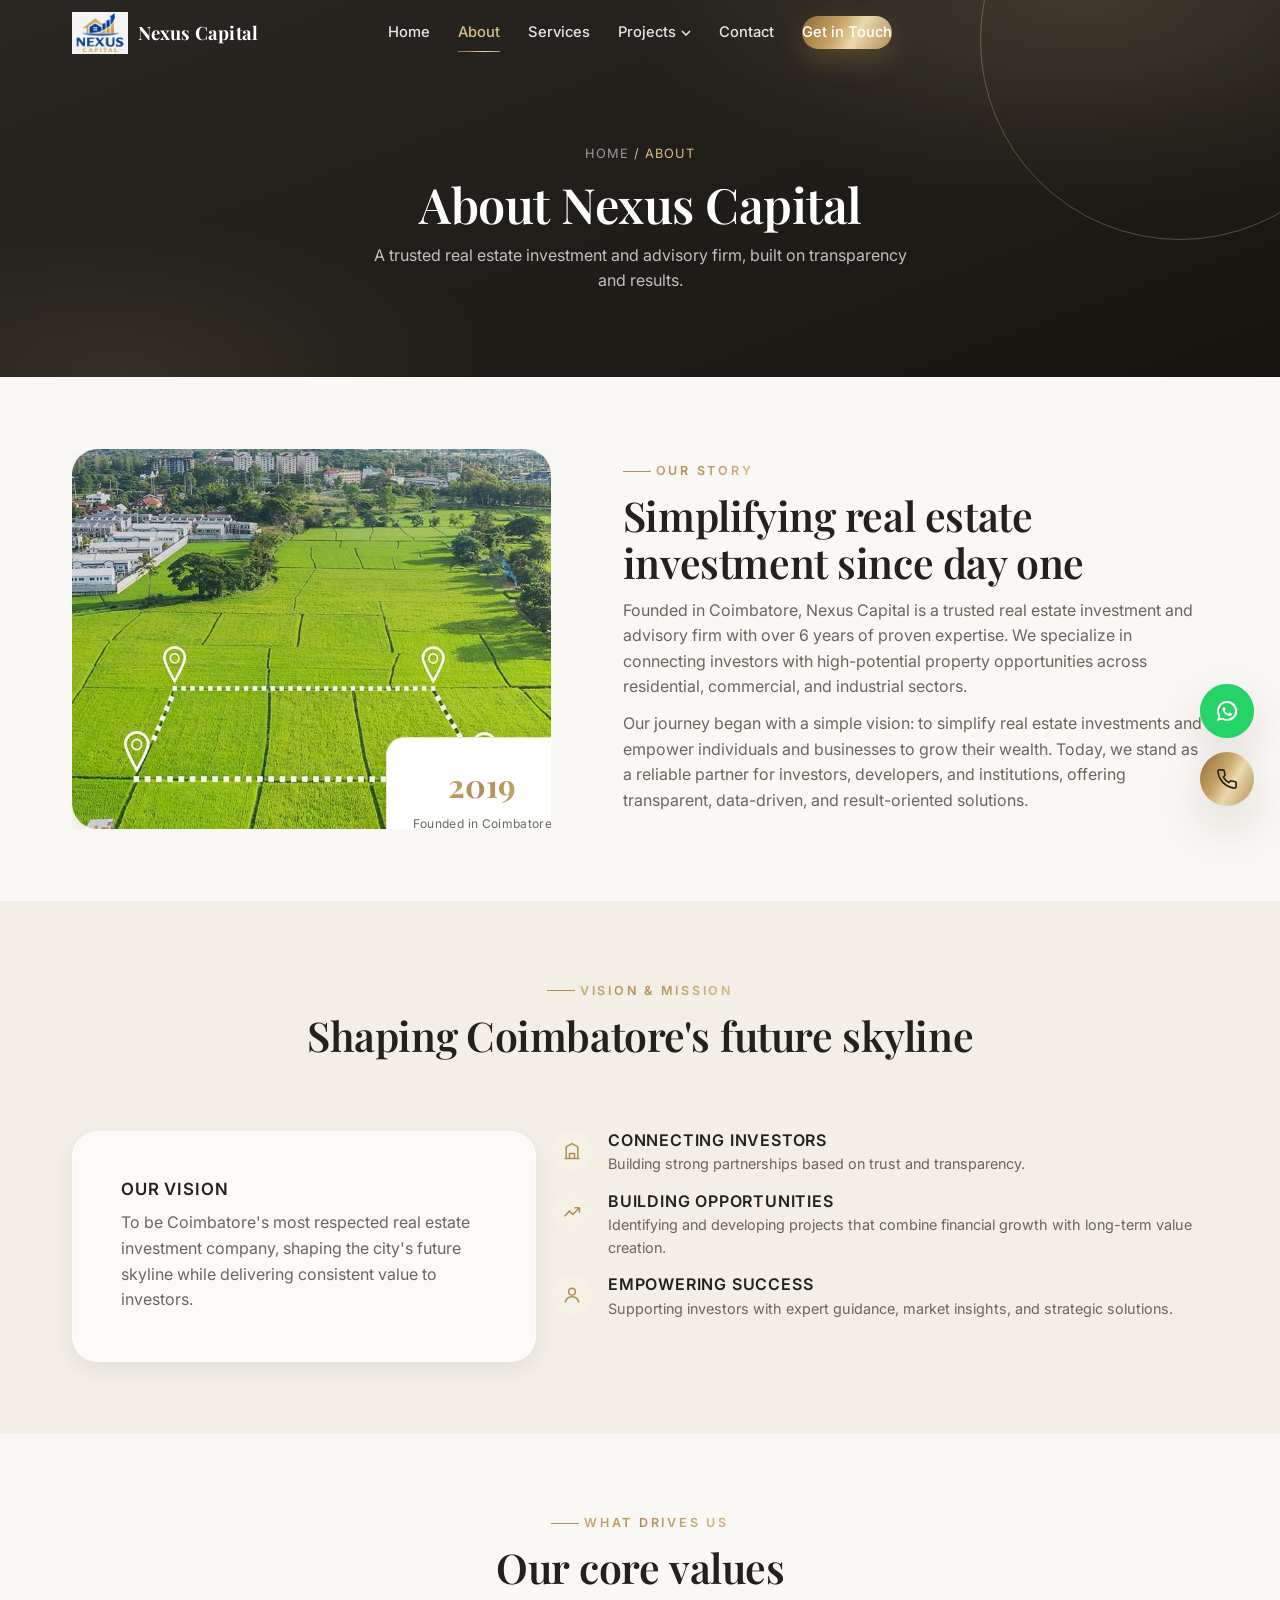
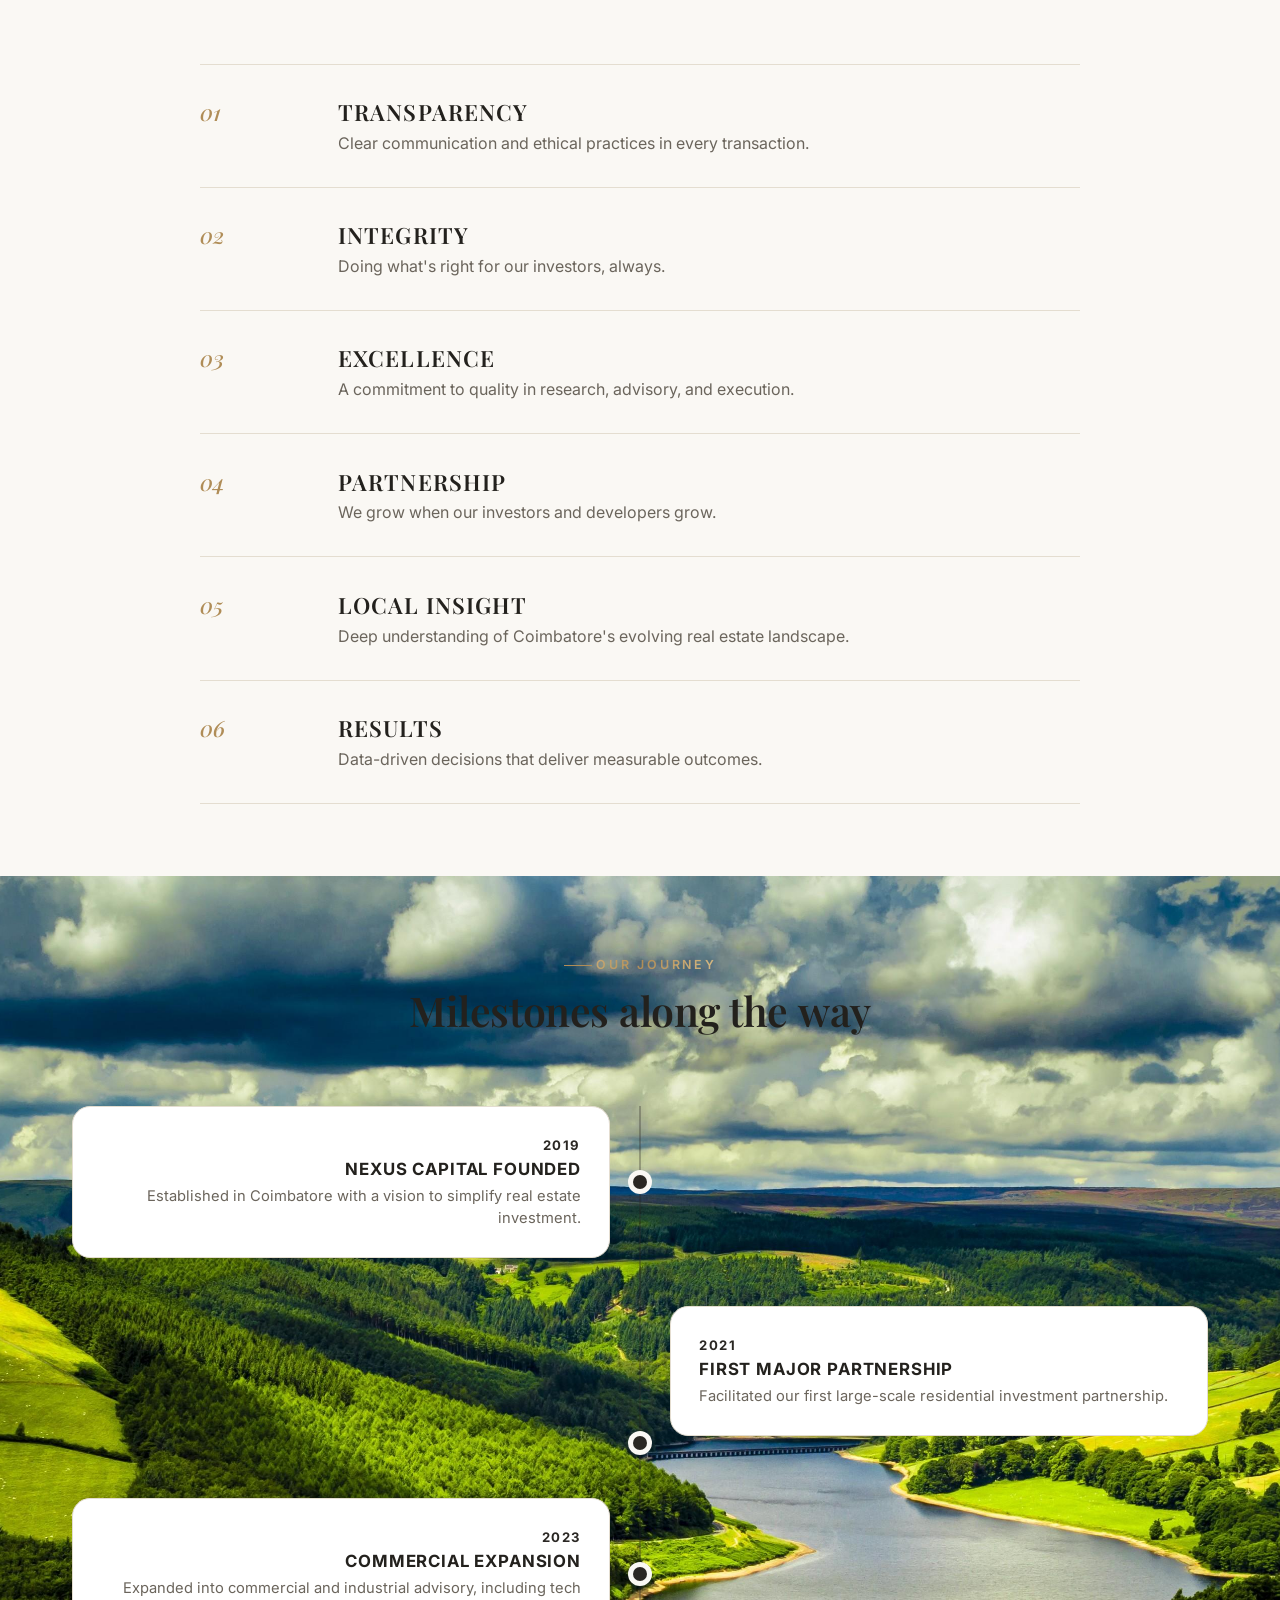
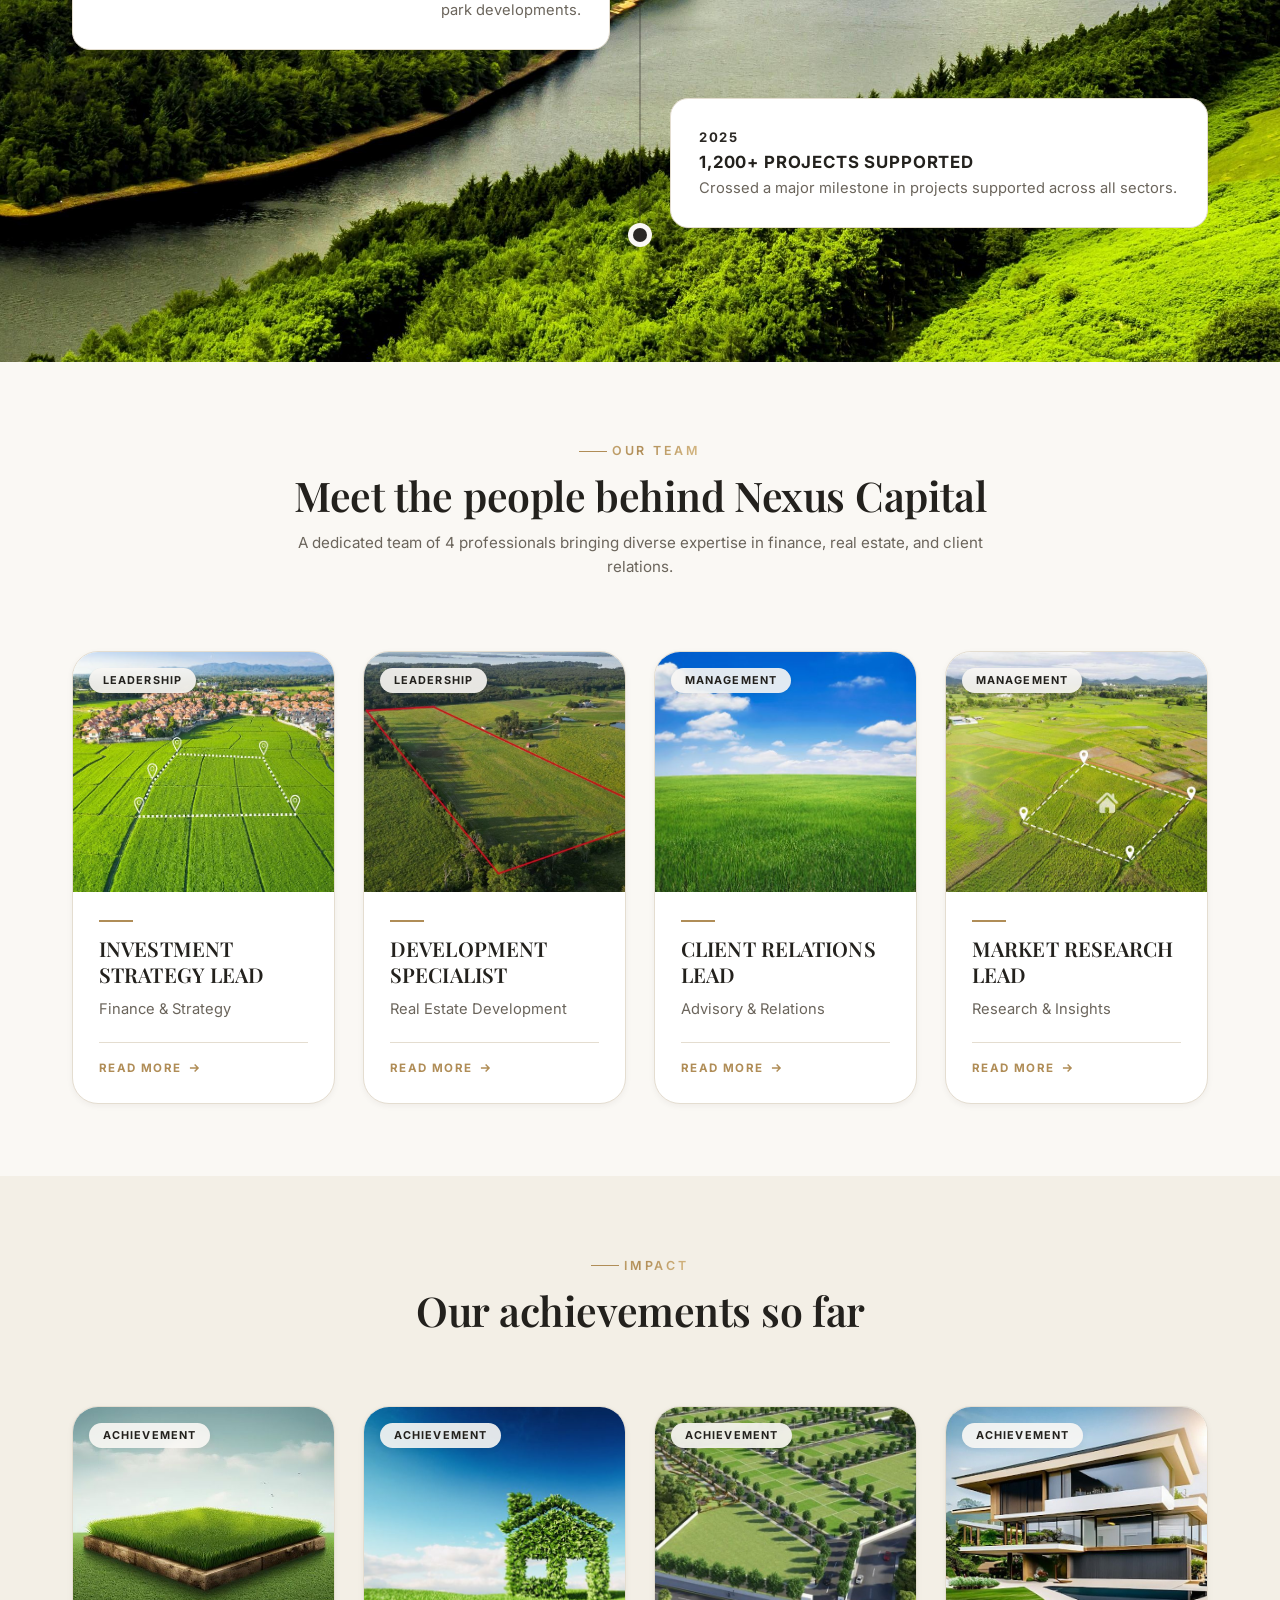
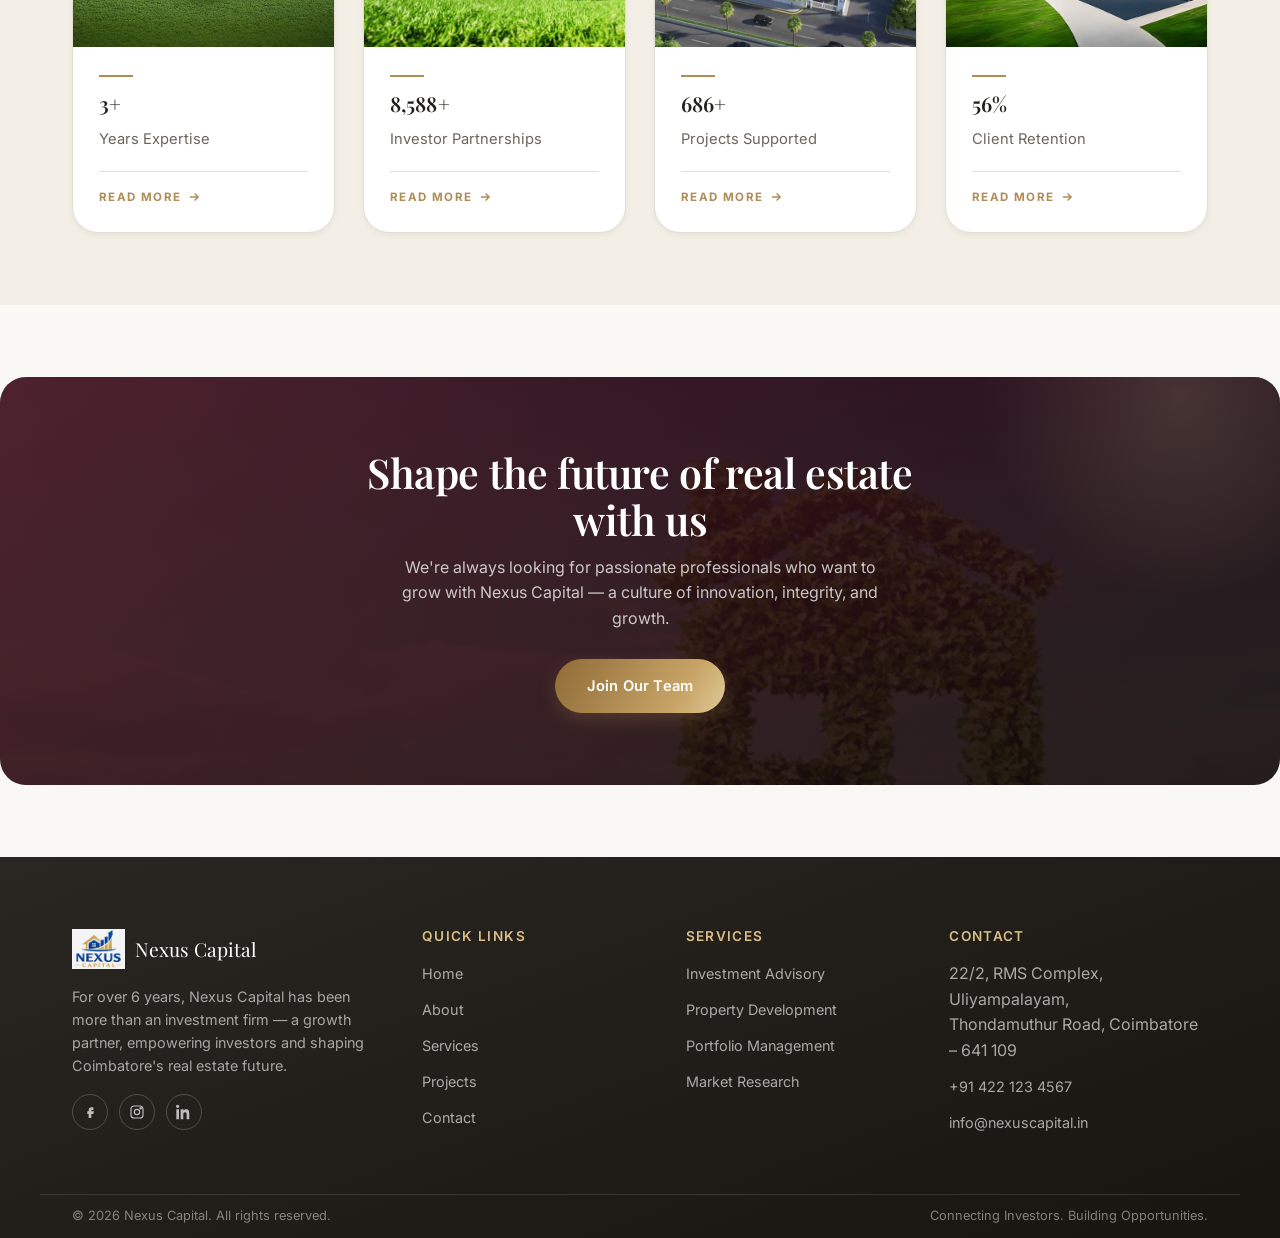
<file: nexus-capital-website (1)/about.html>
<!DOCTYPE html>
<html lang="en">
<head>
<meta charset="UTF-8">
<meta name="viewport" content="width=device-width, initial-scale=1.0">
<title>About Us | Nexus Capital — Real Estate Investment & Advisory</title>
<meta name="description" content="Learn about Nexus Capital's story, mission, vision, core values, and leadership team — Coimbatore's trusted real estate investment and advisory firm.">
<link rel="canonical" href="https://www.nexuscapital.in/about.html">
<meta name="robots" content="index, follow">

<meta property="og:type" content="website">
<meta property="og:title" content="About Nexus Capital">
<meta property="og:description" content="6+ years connecting investors with real estate opportunities across Coimbatore.">
<meta property="og:image" content="images/logo/nexus-logo.png">
<meta property="og:url" content="https://www.nexuscapital.in/about.html">

<meta name="twitter:card" content="summary_large_image">
<meta name="twitter:title" content="About Nexus Capital">
<meta name="twitter:description" content="6+ years connecting investors with real estate opportunities across Coimbatore.">

<link rel="icon" type="image/png" sizes="32x32" href="images/logo/favicon-32.png">
<link rel="icon" type="image/png" sizes="16x16" href="images/logo/favicon-16.png">
<link rel="apple-touch-icon" sizes="180x180" href="images/logo/favicon-180.png">

<link rel="preconnect" href="https://fonts.googleapis.com">
<link rel="preconnect" href="https://fonts.gstatic.com" crossorigin>
<link href="https://fonts.googleapis.com/css2?family=Playfair+Display:ital,wght@0,500;0,600;0,700;0,800;1,500;1,600&family=Inter:wght@400;500;600;700;800&display=swap" rel="stylesheet">

<link rel="stylesheet" href="css/variables.css">
<link rel="stylesheet" href="css/style.css">
<link rel="stylesheet" href="css/components.css">
<link rel="stylesheet" href="css/animations.css">
<link rel="stylesheet" href="css/responsive.css">
<link rel="stylesheet" href="css/utilities.css">
<link rel="stylesheet" href="css/cinematic.css">
</head>
<body>

<a href="#main" class="skip-link">Skip to content</a>

<div class="preloader" aria-hidden="true">
  <img src="images/logo/nexus-logo.png" alt="" class="preloader__logo">
  <div class="preloader__bar"><span></span></div>
</div>

<div class="scroll-progress"></div>

<header class="navbar on-transparent">
  <div class="container navbar__inner">
    <a href="index.html" class="navbar__brand" aria-label="Nexus Capital home">
      <img src="images/logo/nexus-logo.png" alt="Nexus Capital logo">
      <span class="navbar__brand-text on-hero">Nexus Capital</span>
    </a>
    <nav class="navbar__links" aria-label="Primary">
      <a href="index.html">Home</a>
      <a href="about.html">About</a>
      <a href="services.html">Services</a>
      <div class="navbar__item navbar__item--mega">
        <a href="projects.html">Projects
          <svg class="navbar__caret" width="10" height="6" viewBox="0 0 10 6" fill="none" stroke="currentColor" stroke-width="1.6"><path d="M1 1l4 4 4-4"/></svg>
        </a>
        <div class="navbar__mega">
          <a href="projects.html#residential" class="navbar__mega-link"><span>Residential</span><small>Premium apartment communities</small></a>
          <a href="projects.html#commercial" class="navbar__mega-link"><span>Commercial</span><small>Grade-A office &amp; tech parks</small></a>
          <a href="projects.html#industrial" class="navbar__mega-link"><span>Industrial</span><small>Warehousing &amp; logistics hubs</small></a>
          <a href="projects.html#mixed-use" class="navbar__mega-link"><span>Mixed Use</span><small>Retail &amp; lifestyle destinations</small></a>
        </div>
      </div>
      <a href="contact.html">Contact</a>
      <a href="contact.html" class="navbar__cta">Get in Touch</a>
    </nav>
    <button class="navbar__toggle" aria-label="Toggle menu" aria-expanded="false">
      <span></span><span></span><span></span>
    </button>
  </div>
</header>

<main id="main">

  <section class="page-header">
    <span class="page-header__shape"></span>
    <div class="container">
      <p class="breadcrumb"><a href="index.html">Home</a> / <span>About</span></p>
      <h1>About Nexus Capital</h1>
      <p>A trusted real estate investment and advisory firm, built on transparency and results.</p>
    </div>
  </section>

  <!-- COMPANY STORY -->
  <section class="section-pad">
    <div class="container about-preview__grid">
      <div class="about-preview__media" data-reveal="left">
        <img src="images/240_F_1278569485_CNAXBXeyAqUdQZVoW4gjEt2VJ2xIFIp1.jpg" alt="Nexus Capital office in Coimbatore" loading="lazy">
        <div class="about-preview__badge">
          <strong>2019</strong>
          <span>Founded in Coimbatore</span>
        </div>
      </div>
      <div data-reveal="right">
        <span class="eyebrow">Our Story</span>
        <h2>Simplifying real estate investment since day one</h2>
        <p>Founded in Coimbatore, Nexus Capital is a trusted real estate investment and advisory firm with over 6 years of proven expertise. We specialize in connecting investors with high-potential property opportunities across residential, commercial, and industrial sectors.</p>
        <p>Our journey began with a simple vision: to simplify real estate investments and empower individuals and businesses to grow their wealth. Today, we stand as a reliable partner for investors, developers, and institutions, offering transparent, data-driven, and result-oriented solutions.</p>
      </div>
    </div>
  </section>

  <!-- VISION & MISSION -->
  <section class="section-pad bg-soft">
    <div class="container">
      <div class="section-head text-center mx-auto" data-reveal="fade">
        <span class="eyebrow" style="justify-content:center">Vision &amp; Mission</span>
        <h2>Shaping Coimbatore's future skyline</h2>
      </div>
      <div class="grid-12" style="align-items:start;">
        <div style="grid-column: span 5;" data-reveal="left">
          <div class="panel hover-lift" style="height:100%;">
            <h3 style="color:var(--color-text);">Our Vision</h3>
            <p style="margin:0;">To be Coimbatore's most respected real estate investment company, shaping the city's future skyline while delivering consistent value to investors.</p>
          </div>
        </div>
        <div style="grid-column: span 7;" data-reveal="right">
          <div class="value-list" style="margin-top:0;">
            <div class="value-item">
              <span class="value-item__icon"><svg width="20" height="20" viewBox="0 0 24 24" fill="none" stroke="currentColor" stroke-width="1.8"><path d="M3 21h18M5 21V7l7-4 7 4v14M9 21v-6h6v6"/></svg></span>
              <div>
                <h3>Connecting Investors</h3>
                <p>Building strong partnerships based on trust and transparency.</p>
              </div>
            </div>
            <div class="value-item">
              <span class="value-item__icon"><svg width="20" height="20" viewBox="0 0 24 24" fill="none" stroke="currentColor" stroke-width="1.8"><path d="M3 17l6-6 4 4 8-8M21 7v6M21 7h-6"/></svg></span>
              <div>
                <h3>Building Opportunities</h3>
                <p>Identifying and developing projects that combine financial growth with long-term value creation.</p>
              </div>
            </div>
            <div class="value-item">
              <span class="value-item__icon"><svg width="20" height="20" viewBox="0 0 24 24" fill="none" stroke="currentColor" stroke-width="1.8"><circle cx="12" cy="8" r="4"/><path d="M4 21c0-4 3.5-7 8-7s8 3 8 7"/></svg></span>
              <div>
                <h3>Empowering Success</h3>
                <p>Supporting investors with expert guidance, market insights, and strategic solutions.</p>
              </div>
            </div>
          </div>
        </div>
      </div>
    </div>
  </section>

  <!-- CORE VALUES -->
  <section class="section-pad">
    <div class="container">
      <div class="section-head text-center mx-auto" data-reveal="fade">
        <span class="eyebrow" style="justify-content:center">What Drives Us</span>
        <h2>Our core values</h2>
      </div>
      <div class="values-list">
        <div class="value-row" data-reveal="fade" style="--delay:.0s">
          <span class="value-row__num">01</span>
          <h3 class="value-row__title">Transparency</h3>
          <p class="value-row__desc">Clear communication and ethical practices in every transaction.</p>
        </div>
        <div class="value-row" data-reveal="fade" style="--delay:.05s">
          <span class="value-row__num">02</span>
          <h3 class="value-row__title">Integrity</h3>
          <p class="value-row__desc">Doing what's right for our investors, always.</p>
        </div>
        <div class="value-row" data-reveal="fade" style="--delay:.1s">
          <span class="value-row__num">03</span>
          <h3 class="value-row__title">Excellence</h3>
          <p class="value-row__desc">A commitment to quality in research, advisory, and execution.</p>
        </div>
        <div class="value-row" data-reveal="fade" style="--delay:.15s">
          <span class="value-row__num">04</span>
          <h3 class="value-row__title">Partnership</h3>
          <p class="value-row__desc">We grow when our investors and developers grow.</p>
        </div>
        <div class="value-row" data-reveal="fade" style="--delay:.2s">
          <span class="value-row__num">05</span>
          <h3 class="value-row__title">Local Insight</h3>
          <p class="value-row__desc">Deep understanding of Coimbatore's evolving real estate landscape.</p>
        </div>
        <div class="value-row" data-reveal="fade" style="--delay:.25s">
          <span class="value-row__num">06</span>
          <h3 class="value-row__title">Results</h3>
          <p class="value-row__desc">Data-driven decisions that deliver measurable outcomes.</p>
        </div>
      </div>
    </div>
  </section>

  <!-- TIMELINE -->
  <section class="section-pad" style="background: url('images/wp4053990-hill-wallpapers.jpg') center / cover no-repeat; position: relative;">
    <div class="container">
      <div class="section-head text-center mx-auto" data-reveal="fade">
        <span class="eyebrow" style="justify-content:center">Our Journey</span>
        <h2>Milestones along the way</h2>
      </div>
      <div class="timeline">
        <div class="timeline-item" data-reveal="fade">
          <div class="timeline-item__content">
            <span class="timeline-item__year">2019</span>
            <h3>Nexus Capital Founded</h3>
            <p>Established in Coimbatore with a vision to simplify real estate investment.</p>
          </div>
          <div class="timeline-item__dot"></div>
        </div>
        <div class="timeline-item" data-reveal="fade">
          <div class="timeline-item__content">
            <span class="timeline-item__year">2021</span>
            <h3>First Major Partnership</h3>
            <p>Facilitated our first large-scale residential investment partnership.</p>
          </div>
          <div class="timeline-item__dot"></div>
        </div>
        <div class="timeline-item" data-reveal="fade">
          <div class="timeline-item__content">
            <span class="timeline-item__year">2023</span>
            <h3>Commercial Expansion</h3>
            <p>Expanded into commercial and industrial advisory, including tech park developments.</p>
          </div>
          <div class="timeline-item__dot"></div>
        </div>
        <div class="timeline-item" data-reveal="fade">
          <div class="timeline-item__content">
            <span class="timeline-item__year">2025</span>
            <h3>1,200+ Projects Supported</h3>
            <p>Crossed a major milestone in projects supported across all sectors.</p>
          </div>
          <div class="timeline-item__dot"></div>
        </div>
      </div>
    </div>
  </section>

  <!-- LEADERSHIP -->
  <section class="section-pad">
    <div class="container">
      <div class="section-head text-center mx-auto" data-reveal="fade">
        <span class="eyebrow" style="justify-content:center">Our Team</span>
        <h2>Meet the people behind Nexus Capital</h2>
        <p>A dedicated team of 4 professionals bringing diverse expertise in finance, real estate, and client relations.</p>
      </div>
      <div class="team-grid">
        <div class="resource-card" data-reveal="fade" style="--delay:.0s">
          <div class="resource-card__img">
            <img src="images/team/team-1.jpg" alt="" loading="lazy">
            <span class="resource-card__cat">Leadership</span>
          </div>
          <div class="resource-card__body">
            <h3 class="resource-card__title">Investment Strategy Lead</h3>
            <p class="resource-card__desc">Finance &amp; Strategy</p>
            <div class="resource-card__footer">
              <a href="about.html" class="resource-card__link">READ MORE <svg viewBox="0 0 24 24" fill="none" stroke="currentColor" stroke-width="2.5"><path d="M 5 12h14m-6-6 6 6-6 6"/></svg></a>
            </div>
          </div>
        </div>
        <div class="resource-card" data-reveal="fade" style="--delay:.1s">
          <div class="resource-card__img">
            <img src="images/team/team-2.jpg" alt="" loading="lazy">
            <span class="resource-card__cat">Leadership</span>
          </div>
          <div class="resource-card__body">
            <h3 class="resource-card__title">Development Specialist</h3>
            <p class="resource-card__desc">Real Estate Development</p>
            <div class="resource-card__footer">
              <a href="about.html" class="resource-card__link">READ MORE <svg viewBox="0 0 24 24" fill="none" stroke="currentColor" stroke-width="2.5"><path d="M 5 12h14m-6-6 6 6-6 6"/></svg></a>
            </div>
          </div>
        </div>
        <div class="resource-card" data-reveal="fade" style="--delay:.2s">
          <div class="resource-card__img">
            <img src="images/team/team-3.jpg" alt="" loading="lazy">
            <span class="resource-card__cat">Management</span>
          </div>
          <div class="resource-card__body">
            <h3 class="resource-card__title">Client Relations Lead</h3>
            <p class="resource-card__desc">Advisory &amp; Relations</p>
            <div class="resource-card__footer">
              <a href="about.html" class="resource-card__link">READ MORE <svg viewBox="0 0 24 24" fill="none" stroke="currentColor" stroke-width="2.5"><path d="M 5 12h14m-6-6 6 6-6 6"/></svg></a>
            </div>
          </div>
        </div>
        <div class="resource-card" data-reveal="fade" style="--delay:.3s">
          <div class="resource-card__img">
            <img src="images/team/team-4.jpg" alt="" loading="lazy">
            <span class="resource-card__cat">Management</span>
          </div>
          <div class="resource-card__body">
            <h3 class="resource-card__title">Market Research Lead</h3>
            <p class="resource-card__desc">Research &amp; Insights</p>
            <div class="resource-card__footer">
              <a href="about.html" class="resource-card__link">READ MORE <svg viewBox="0 0 24 24" fill="none" stroke="currentColor" stroke-width="2.5"><path d="M 5 12h14m-6-6 6 6-6 6"/></svg></a>
            </div>
          </div>
        </div>
      </div>
    </div>
  </section>

  <!-- ACHIEVEMENTS -->
  <section class="section-pad bg-soft">
    <div class="container">
      <div class="section-head text-center mx-auto" data-reveal="fade">
        <span class="eyebrow" style="justify-content:center">Impact</span>
        <h2>Our achievements so far</h2>
      </div>
      <div class="achievements-grid">
        <div class="resource-card" data-reveal="fade" style="--delay:.0s">
          <div class="resource-card__img">
            <img src="images/images (1).jpg" alt="" loading="lazy">
            <span class="resource-card__cat">Achievement</span>
          </div>
          <div class="resource-card__body">
            <h3 class="resource-card__title"><span data-count="6"></span><span class="suffix">+</span></h3>
            <p class="resource-card__desc">Years Expertise</p>
            <div class="resource-card__footer">
              <a href="about.html" class="resource-card__link">READ MORE <svg viewBox="0 0 24 24" fill="none" stroke="currentColor" stroke-width="2.5"><path d="M 5 12h14m-6-6 6 6-6 6"/></svg></a>
            </div>
          </div>
        </div>
        <div class="resource-card" data-reveal="fade" style="--delay:.1s">
          <div class="resource-card__img">
            <img src="images/images (2).jpg" alt="" loading="lazy">
            <span class="resource-card__cat">Achievement</span>
          </div>
          <div class="resource-card__body">
            <h3 class="resource-card__title"><span data-count="15000"></span><span class="suffix">+</span></h3>
            <p class="resource-card__desc">Investor Partnerships</p>
            <div class="resource-card__footer">
              <a href="about.html" class="resource-card__link">READ MORE <svg viewBox="0 0 24 24" fill="none" stroke="currentColor" stroke-width="2.5"><path d="M 5 12h14m-6-6 6 6-6 6"/></svg></a>
            </div>
          </div>
        </div>
        <div class="resource-card" data-reveal="fade" style="--delay:.2s">
          <div class="resource-card__img">
            <img src="images/images (3).jpg" alt="" loading="lazy">
            <span class="resource-card__cat">Achievement</span>
          </div>
          <div class="resource-card__body">
            <h3 class="resource-card__title"><span data-count="1200"></span><span class="suffix">+</span></h3>
            <p class="resource-card__desc">Projects Supported</p>
            <div class="resource-card__footer">
              <a href="about.html" class="resource-card__link">READ MORE <svg viewBox="0 0 24 24" fill="none" stroke="currentColor" stroke-width="2.5"><path d="M 5 12h14m-6-6 6 6-6 6"/></svg></a>
            </div>
          </div>
        </div>
        <div class="resource-card" data-reveal="fade" style="--delay:.3s">
          <div class="resource-card__img">
            <img src="images/images (4).jpg" alt="" loading="lazy">
            <span class="resource-card__cat">Achievement</span>
          </div>
          <div class="resource-card__body">
            <h3 class="resource-card__title"><span data-count="98"></span><span class="suffix">%</span></h3>
            <p class="resource-card__desc">Client Retention</p>
            <div class="resource-card__footer">
              <a href="about.html" class="resource-card__link">READ MORE <svg viewBox="0 0 24 24" fill="none" stroke="currentColor" stroke-width="2.5"><path d="M 5 12h14m-6-6 6 6-6 6"/></svg></a>
            </div>
          </div>
        </div>
      </div>
    </div>
  </section>

  <!-- CAREERS CTA -->
  <section class="section-pad">
    <div class="cta-band" data-reveal="scale" style="background: var(--color-off-white) url('images/images (2).jpg') center / cover no-repeat; ;">
      <h2>Shape the future of real estate with us</h2>
      <p>We're always looking for passionate professionals who want to grow with Nexus Capital — a culture of innovation, integrity, and growth.</p>
      <div class="cta-band__actions">
        <a href="contact.html" class="btn btn-primary">Join Our Team</a>
      </div>
    </div>
  </section>

</main>

<footer class="footer">
  <div class="container footer__grid">
    <div>
      <div class="footer__brand">
        <img src="images/logo/nexus-logo.png" alt="Nexus Capital logo">
        <span class="footer__brand-text">Nexus Capital</span>
      </div>
      <p>For over 6 years, Nexus Capital has been more than an investment firm — a growth partner, empowering investors and shaping Coimbatore's real estate future.</p>
      <div class="footer__social">
        <a href="#" aria-label="Facebook"><svg width="16" height="16" viewBox="0 0 24 24" fill="currentColor"><path d="M14 9h3V5h-3c-2.2 0-4 1.8-4 4v2H8v4h2v6h4v-6h3l1-4h-4V9c0-.6.4-1 1-1z"/></svg></a>
        <a href="#" aria-label="Instagram"><svg width="16" height="16" viewBox="0 0 24 24" fill="none" stroke="currentColor" stroke-width="1.8"><rect x="3" y="3" width="18" height="18" rx="5"/><circle cx="12" cy="12" r="4"/><circle cx="17.5" cy="6.5" r="1"/></svg></a>
        <a href="#" aria-label="LinkedIn"><svg width="16" height="16" viewBox="0 0 24 24" fill="currentColor"><path d="M4.98 3.5C4.98 4.9 3.9 6 2.5 6S0 4.9 0 3.5 1.1 1 2.5 1s2.48 1.1 2.48 2.5zM.5 8h4V23h-4V8zm7 0h3.8v2.05h.05c.53-1 1.83-2.05 3.77-2.05 4.03 0 4.77 2.65 4.77 6.1V23h-4v-6.87c0-1.64-.03-3.75-2.29-3.75-2.29 0-2.64 1.79-2.64 3.63V23h-4V8z"/></svg></a>
      </div>
    </div>
    <div>
      <h4>Quick Links</h4>
      <ul class="footer__links">
        <li><a href="index.html">Home</a></li>
        <li><a href="about.html">About</a></li>
        <li><a href="services.html">Services</a></li>
        <li><a href="projects.html">Projects</a></li>
        <li><a href="contact.html">Contact</a></li>
      </ul>
    </div>
    <div>
      <h4>Services</h4>
      <ul class="footer__links">
        <li><a href="services.html">Investment Advisory</a></li>
        <li><a href="services.html">Property Development</a></li>
        <li><a href="services.html">Portfolio Management</a></li>
        <li><a href="services.html">Market Research</a></li>
      </ul>
    </div>
    <div>
      <h4>Contact</h4>
      <ul class="footer__links">
        <li>22/2, RMS Complex, Uliyampalayam,<br>Thondamuthur Road, Coimbatore – 641 109</li>
        <li><a href="tel:+914221234567">+91 422 123 4567</a></li>
        <li><a href="mailto:info@nexuscapital.in">info@nexuscapital.in</a></li>
      </ul>
    </div>
  </div>
  <div class="container footer__bottom">
    <span>© <span data-year></span> Nexus Capital. All rights reserved.</span>
    <span>Connecting Investors. Building Opportunities.</span>
  </div>
</footer>

<div class="floating-buttons">
  <a class="fab fab--whatsapp" href="https://wa.me/914221234567?text=Hello%20Nexus%20Capital%2C%20I%27d%20like%20to%20know%20more%20about%20your%20investment%20services." target="_blank" rel="noopener" aria-label="Chat on WhatsApp">
    <span class="fab__pulse"></span>
    <svg width="24" height="24" viewBox="0 0 24 24" fill="currentColor"><path d="M12 2a10 10 0 0 0-8.6 15L2 22l5.2-1.4A10 10 0 1 0 12 2zm0 18a8 8 0 0 1-4.1-1.1l-.3-.2-3 .8.8-2.9-.2-.3A8 8 0 1 1 12 20zm4.4-5.6c-.2-.1-1.4-.7-1.6-.8-.2-.1-.4-.1-.5.1-.2.2-.6.8-.8 1-.1.1-.3.2-.5.1-.2-.1-1-.4-1.9-1.2-.7-.6-1.2-1.4-1.3-1.6-.1-.2 0-.4.1-.5l.4-.4c.1-.1.2-.3.2-.4.1-.2 0-.3 0-.4L10 8.6c-.2-.4-.4-.4-.5-.4h-.5c-.2 0-.4.1-.6.3-.2.2-.8.8-.8 2s.8 2.3 1 2.5c.1.1 1.6 2.5 3.9 3.4.5.2.9.4 1.3.5.5.1 1 .1 1.4.1.4-.1 1.4-.6 1.6-1.1.2-.5.2-1 .1-1.1-.1-.1-.2-.2-.4-.3z"/></svg>
  </a>
  <a class="fab fab--call" href="tel:+914221234567" aria-label="Call Nexus Capital">
    <svg width="22" height="22" viewBox="0 0 24 24" fill="none" stroke="currentColor" stroke-width="1.8"><path d="M22 16.9v3a2 2 0 0 1-2.2 2 19.8 19.8 0 0 1-8.6-3.1 19.5 19.5 0 0 1-6-6 19.8 19.8 0 0 1-3.1-8.7A2 2 0 0 1 4.1 2h3a2 2 0 0 1 2 1.7c.1.9.3 1.8.6 2.7a2 2 0 0 1-.4 2.1L8 9.9a16 16 0 0 0 6 6l1.4-1.4a2 2 0 0 1 2.1-.4c.9.3 1.8.5 2.7.6a2 2 0 0 1 1.8 2.2z"/></svg>
  </a>
  <button class="fab fab--top" aria-label="Back to top">
    <svg width="20" height="20" viewBox="0 0 24 24" fill="none" stroke="currentColor" stroke-width="2"><path d="M12 19V5M5 12l7-7 7 7"/></svg>
  </button>
</div>

<script src="js/loader.js"></script>
<script src="js/navbar.js"></script>
<script src="js/scroll.js"></script>
<script src="js/counter.js"></script>
<script src="js/animations.js"></script>
<script src="js/cinematic.js"></script>
<script src="js/main.js"></script>
</body>
</html>
</file>
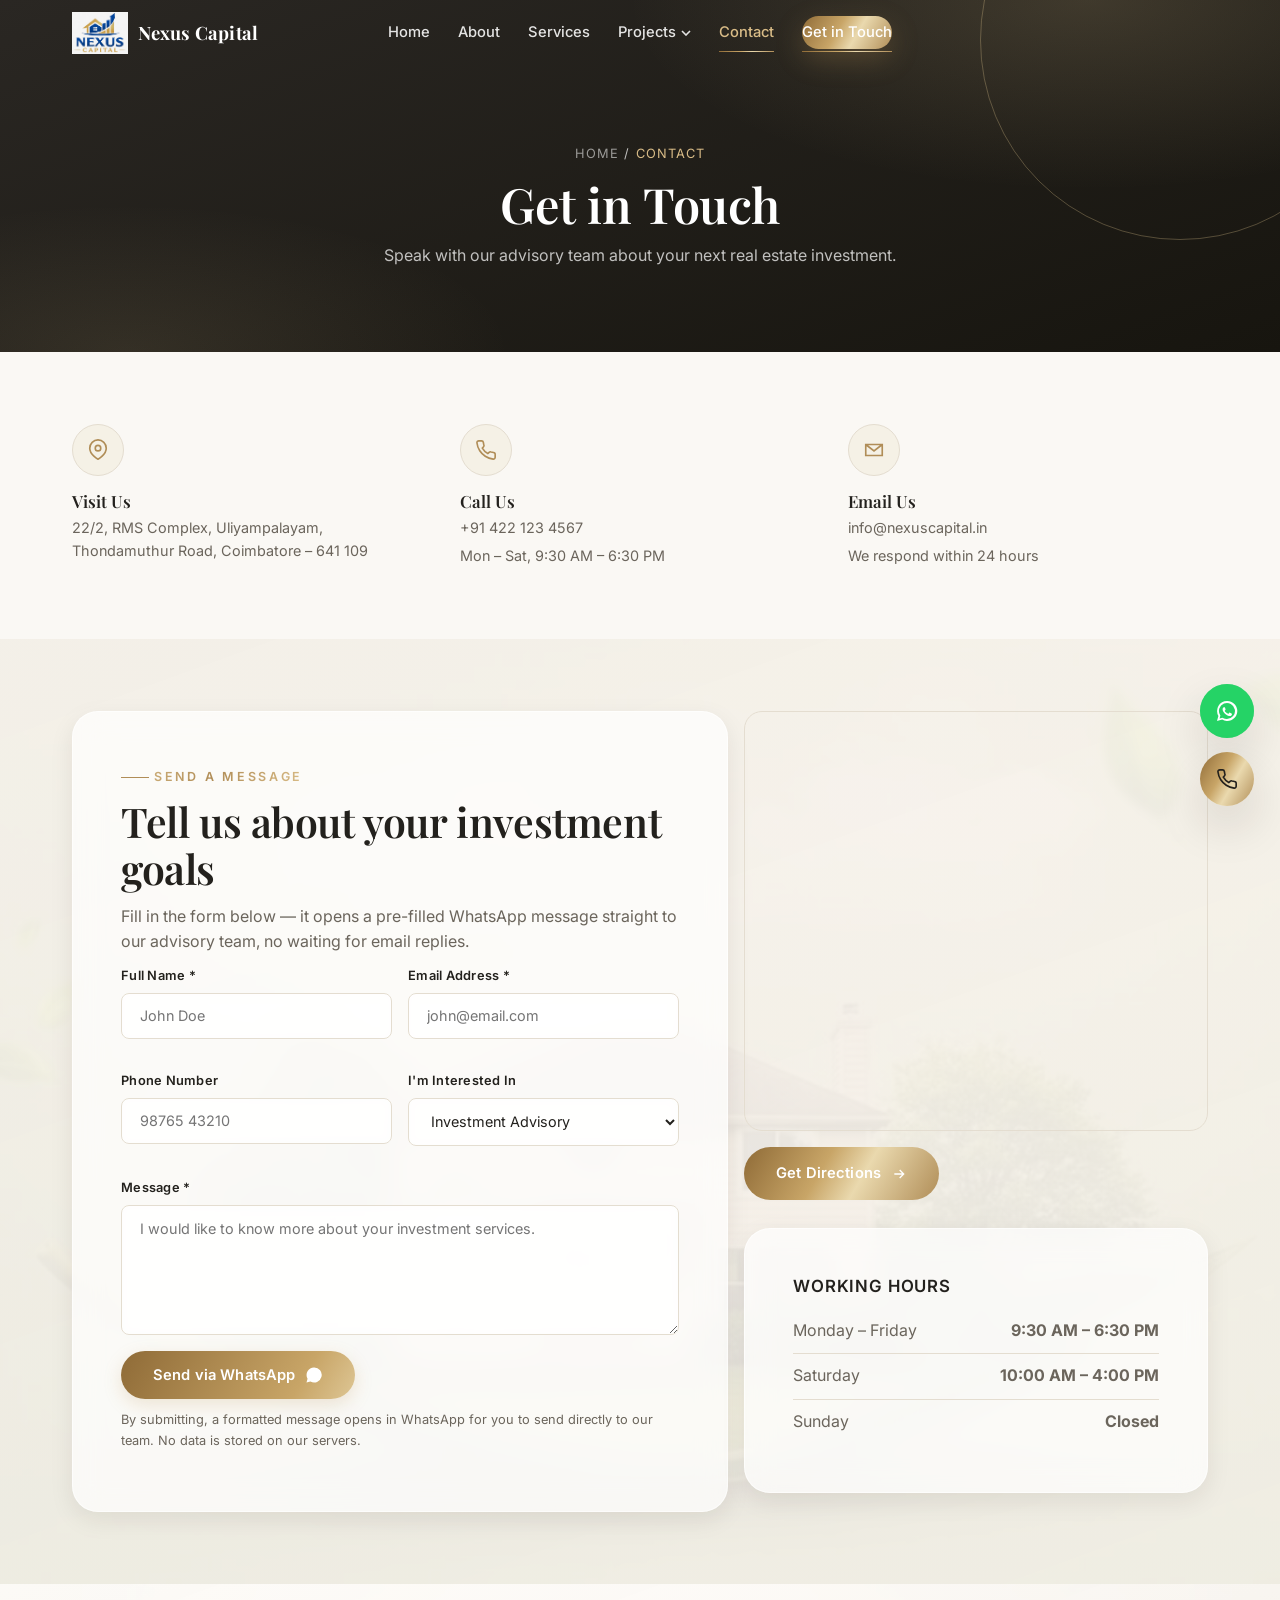
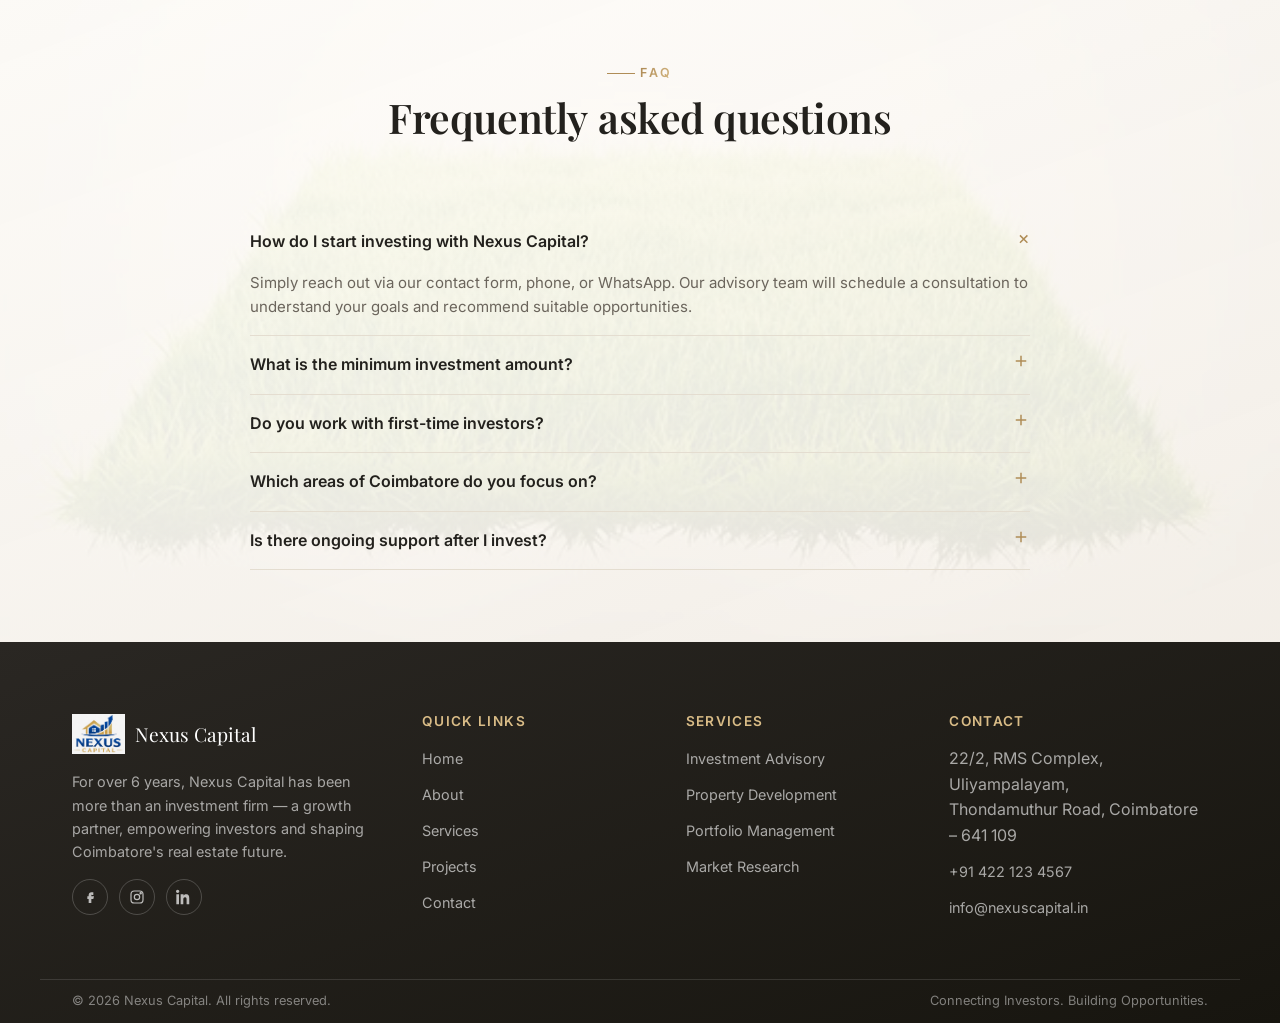
<file: nexus-capital-website (1)/contact.html>
<!DOCTYPE html>
<html lang="en">
<head>
<meta charset="UTF-8">
<meta name="viewport" content="width=device-width, initial-scale=1.0">
<title>Contact Us | Nexus Capital — Real Estate Investment & Advisory</title>
<meta name="description" content="Get in touch with Nexus Capital in Coimbatore. Call, email, or send a WhatsApp message directly from our contact form to discuss real estate investment opportunities.">
<link rel="canonical" href="https://www.nexuscapital.in/contact.html">
<meta name="robots" content="index, follow">

<meta property="og:type" content="website">
<meta property="og:title" content="Contact Nexus Capital">
<meta property="og:description" content="Speak with our real estate investment advisory team in Coimbatore.">
<meta property="og:image" content="images/logo/nexus-logo.png">
<meta property="og:url" content="https://www.nexuscapital.in/contact.html">

<meta name="twitter:card" content="summary_large_image">
<meta name="twitter:title" content="Contact Nexus Capital">
<meta name="twitter:description" content="Speak with our real estate investment advisory team in Coimbatore.">

<link rel="icon" type="image/png" sizes="32x32" href="images/logo/favicon-32.png">
<link rel="icon" type="image/png" sizes="16x16" href="images/logo/favicon-16.png">
<link rel="apple-touch-icon" sizes="180x180" href="images/logo/favicon-180.png">

<link rel="preconnect" href="https://fonts.googleapis.com">
<link rel="preconnect" href="https://fonts.gstatic.com" crossorigin>
<link href="https://fonts.googleapis.com/css2?family=Playfair+Display:ital,wght@0,500;0,600;0,700;0,800;1,500;1,600&family=Inter:wght@400;500;600;700;800&display=swap" rel="stylesheet">

<link rel="stylesheet" href="css/variables.css">
<link rel="stylesheet" href="css/style.css">
<link rel="stylesheet" href="css/components.css">
<link rel="stylesheet" href="css/animations.css">
<link rel="stylesheet" href="css/responsive.css">
<link rel="stylesheet" href="css/utilities.css">
<link rel="stylesheet" href="css/cinematic.css">
</head>
<body>

<a href="#main" class="skip-link">Skip to content</a>

<div class="preloader" aria-hidden="true">
  <img src="images/logo/nexus-logo.png" alt="" class="preloader__logo">
  <div class="preloader__bar"><span></span></div>
</div>

<div class="scroll-progress"></div>

<header class="navbar on-transparent">
  <div class="container navbar__inner">
    <a href="index.html" class="navbar__brand" aria-label="Nexus Capital home">
      <img src="images/logo/nexus-logo.png" alt="Nexus Capital logo">
      <span class="navbar__brand-text on-hero">Nexus Capital</span>
    </a>
    <nav class="navbar__links" aria-label="Primary">
      <a href="index.html">Home</a>
      <a href="about.html">About</a>
      <a href="services.html">Services</a>
      <div class="navbar__item navbar__item--mega">
        <a href="projects.html">Projects
          <svg class="navbar__caret" width="10" height="6" viewBox="0 0 10 6" fill="none" stroke="currentColor" stroke-width="1.6"><path d="M1 1l4 4 4-4"/></svg>
        </a>
        <div class="navbar__mega">
          <a href="projects.html#residential" class="navbar__mega-link"><span>Residential</span><small>Premium apartment communities</small></a>
          <a href="projects.html#commercial" class="navbar__mega-link"><span>Commercial</span><small>Grade-A office &amp; tech parks</small></a>
          <a href="projects.html#industrial" class="navbar__mega-link"><span>Industrial</span><small>Warehousing &amp; logistics hubs</small></a>
          <a href="projects.html#mixed-use" class="navbar__mega-link"><span>Mixed Use</span><small>Retail &amp; lifestyle destinations</small></a>
        </div>
      </div>
      <a href="contact.html">Contact</a>
      <a href="contact.html" class="navbar__cta">Get in Touch</a>
    </nav>
    <button class="navbar__toggle" aria-label="Toggle menu" aria-expanded="false">
      <span></span><span></span><span></span>
    </button>
  </div>
</header>

<main id="main">

  <section class="page-header">
    <span class="page-header__shape"></span>
    <div class="container">
      <p class="breadcrumb"><a href="index.html">Home</a> / <span>Contact</span></p>
      <h1>Get in Touch</h1>
      <p>Speak with our advisory team about your next real estate investment.</p>
    </div>
  </section>

  <!-- CONTACT INFO CARDS -->
  <section class="section-pad">
    <div class="container">
      <div class="contact-info-grid">
        <div class="contact-info-card hover-lift" data-reveal="fade">
          <div class="contact-info-card__icon"><svg width="22" height="22" viewBox="0 0 24 24" fill="none" stroke="currentColor" stroke-width="1.8"><path d="M21 10c0 7-9 12-9 12s-9-5-9-12a9 9 0 0 1 18 0z"/><circle cx="12" cy="10" r="3"/></svg></div>
          <h3>Visit Us</h3>
          <p>22/2, RMS Complex, Uliyampalayam,<br>Thondamuthur Road, Coimbatore – 641 109</p>
        </div>
        <div class="contact-info-card hover-lift" data-reveal="fade" style="--delay:.1s">
          <div class="contact-info-card__icon"><svg width="22" height="22" viewBox="0 0 24 24" fill="none" stroke="currentColor" stroke-width="1.8"><path d="M22 16.9v3a2 2 0 0 1-2.2 2 19.8 19.8 0 0 1-8.6-3.1 19.5 19.5 0 0 1-6-6 19.8 19.8 0 0 1-3.1-8.7A2 2 0 0 1 4.1 2h3a2 2 0 0 1 2 1.7c.1.9.3 1.8.6 2.7a2 2 0 0 1-.4 2.1L8 9.9a16 16 0 0 0 6 6l1.4-1.4a2 2 0 0 1 2.1-.4c.9.3 1.8.5 2.7.6a2 2 0 0 1 1.8 2.2z"/></svg></div>
          <h3>Call Us</h3>
          <p><a href="tel:+914221234567">+91 422 123 4567</a></p>
          <p style="margin-top:.3rem;">Mon – Sat, 9:30 AM – 6:30 PM</p>
        </div>
        <div class="contact-info-card hover-lift" data-reveal="fade" style="--delay:.2s">
          <div class="contact-info-card__icon"><svg width="22" height="22" viewBox="0 0 24 24" fill="none" stroke="currentColor" stroke-width="1.8"><path d="M4 4h16v16H4z" opacity="0"/><path d="M3 6l9 7 9-7M3 6v12h18V6H3z"/></svg></div>
          <h3>Email Us</h3>
          <p><a href="mailto:info@nexuscapital.in">info@nexuscapital.in</a></p>
          <p style="margin-top:.3rem;">We respond within 24 hours</p>
        </div>
      </div>
    </div>
  </section>

  <!-- FORM + MAP -->
  <section class="section-pad bg-soft" style="background: linear-gradient(160deg, rgba(247,242,236,0.95), rgba(247,242,236,0.92)), url('images/images (5).jpg') center / cover no-repeat;">
    <div class="container">
      <div class="grid-12" style="align-items:start;">
        <div style="grid-column: span 7;" data-reveal="left">
          <div class="panel">
            <span class="eyebrow">Send a Message</span>
            <h2>Tell us about your investment goals</h2>
            <p>Fill in the form below — it opens a pre-filled WhatsApp message straight to our advisory team, no waiting for email replies.</p>

            <form id="contact-form" novalidate>
              <div class="form-grid">
                <div class="form-group">
                  <label for="name">Full Name *</label>
                  <input type="text" id="name" name="name" placeholder="John Doe" required>
                </div>
                <div class="form-group">
                  <label for="email">Email Address *</label>
                  <input type="email" id="email" name="email" placeholder="john@email.com" required>
                </div>
                <div class="form-group">
                  <label for="phone">Phone Number</label>
                  <input type="tel" id="phone" name="phone" placeholder="98765 43210">
                </div>
                <div class="form-group">
                  <label for="interest">I'm Interested In</label>
                  <select id="interest" name="interest">
                    <option value="Investment Advisory">Investment Advisory</option>
                    <option value="Property Development">Property Development</option>
                    <option value="Portfolio Management">Portfolio Management</option>
                    <option value="Market Research">Market Research</option>
                    <option value="Other">Other</option>
                  </select>
                </div>
                <div class="form-group full">
                  <label for="message">Message *</label>
                  <textarea id="message" name="message" placeholder="I would like to know more about your investment services." required></textarea>
                </div>
              </div>
              <button type="submit" class="btn btn-primary">
                Send via WhatsApp
                <svg width="18" height="18" viewBox="0 0 24 24" fill="currentColor"><path d="M12 2a10 10 0 0 0-8.6 15L2 22l5.2-1.4A10 10 0 1 0 12 2z"/></svg>
              </button>
              <p class="form-status" role="status"></p>
              <p class="form-note">By submitting, a formatted message opens in WhatsApp for you to send directly to our team. No data is stored on our servers.</p>
            </form>
          </div>
        </div>

        <div style="grid-column: span 5;" data-reveal="right">
          <div class="map-frame">
            <iframe
              src="https://www.google.com/maps?q=RMS+Complex+Thondamuthur+Road+Coimbatore&output=embed"
              loading="lazy"
              referrerpolicy="no-referrer-when-downgrade"
              title="Nexus Capital location on Google Maps"
              allowfullscreen>
            </iframe>
          </div>
          <a href="https://www.google.com/maps/dir/?api=1&destination=RMS+Complex+Thondamuthur+Road+Coimbatore" target="_blank" rel="noopener" class="btn btn-navy mt-md">
            Get Directions
            <svg width="16" height="16" viewBox="0 0 24 24" fill="none" stroke="currentColor" stroke-width="2"><path d="M5 12h14M13 6l6 6-6 6"/></svg>
          </a>

          <div class="panel mt-lg">
            <h3 style="color:var(--color-text);">Working Hours</h3>
            <div class="flex justify-between" style="border-bottom:1px solid var(--color-border); padding-block:.6rem;">
              <span>Monday – Friday</span><strong>9:30 AM – 6:30 PM</strong>
            </div>
            <div class="flex justify-between" style="border-bottom:1px solid var(--color-border); padding-block:.6rem;">
              <span>Saturday</span><strong>10:00 AM – 4:00 PM</strong>
            </div>
            <div class="flex justify-between" style="padding-block:.6rem;">
              <span>Sunday</span><strong>Closed</strong>
            </div>
          </div>
        </div>
      </div>
    </div>
  </section>

  <!-- FAQ -->
  <section class="section-pad" style="background: linear-gradient(160deg, rgba(255,253,250,0.95), rgba(247,242,236,0.92)), url('images/images (9).jpg') center / cover no-repeat;">
    <div class="container">
      <div class="section-head text-center mx-auto" data-reveal="fade">
        <span class="eyebrow" style="justify-content:center">FAQ</span>
        <h2>Frequently asked questions</h2>
      </div>
      <div style="max-width: 780px; margin-inline:auto;" data-reveal="fade">
        <div class="faq-item is-open">
          <div class="faq-item__q">
            <span>How do I start investing with Nexus Capital?</span>
            <span class="faq-item__icon"><svg width="18" height="18" viewBox="0 0 24 24" fill="none" stroke="currentColor" stroke-width="2"><path d="M12 5v14M5 12h14"/></svg></span>
          </div>
          <div class="faq-item__a"><p style="margin:0;">Simply reach out via our contact form, phone, or WhatsApp. Our advisory team will schedule a consultation to understand your goals and recommend suitable opportunities.</p></div>
        </div>
        <div class="faq-item">
          <div class="faq-item__q">
            <span>What is the minimum investment amount?</span>
            <span class="faq-item__icon"><svg width="18" height="18" viewBox="0 0 24 24" fill="none" stroke="currentColor" stroke-width="2"><path d="M12 5v14M5 12h14"/></svg></span>
          </div>
          <div class="faq-item__a"><p style="margin:0;">Minimum investment varies by project and sector. Our advisory team will share specific figures for opportunities that match your budget during your consultation.</p></div>
        </div>
        <div class="faq-item">
          <div class="faq-item__q">
            <span>Do you work with first-time investors?</span>
            <span class="faq-item__icon"><svg width="18" height="18" viewBox="0 0 24 24" fill="none" stroke="currentColor" stroke-width="2"><path d="M12 5v14M5 12h14"/></svg></span>
          </div>
          <div class="faq-item__a"><p style="margin:0;">Yes. We guide both first-time and experienced investors, offering clear, transparent explanations at every step of the process.</p></div>
        </div>
        <div class="faq-item">
          <div class="faq-item__q">
            <span>Which areas of Coimbatore do you focus on?</span>
            <span class="faq-item__icon"><svg width="18" height="18" viewBox="0 0 24 24" fill="none" stroke="currentColor" stroke-width="2"><path d="M12 5v14M5 12h14"/></svg></span>
          </div>
          <div class="faq-item__a"><p style="margin:0;">We cover residential, commercial, industrial, and mixed-use opportunities across Coimbatore's key growth corridors, including the IT corridor and logistics belt.</p></div>
        </div>
        <div class="faq-item">
          <div class="faq-item__q">
            <span>Is there ongoing support after I invest?</span>
            <span class="faq-item__icon"><svg width="18" height="18" viewBox="0 0 24 24" fill="none" stroke="currentColor" stroke-width="2"><path d="M12 5v14M5 12h14"/></svg></span>
          </div>
          <div class="faq-item__a"><p style="margin:0;">Absolutely. Our portfolio management service continues to track your investment's performance and keeps you informed with regular market insights.</p></div>
        </div>
      </div>
    </div>
  </section>

</main>

<footer class="footer">
  <div class="container footer__grid">
    <div>
      <div class="footer__brand">
        <img src="images/logo/nexus-logo.png" alt="Nexus Capital logo">
        <span class="footer__brand-text">Nexus Capital</span>
      </div>
      <p>For over 6 years, Nexus Capital has been more than an investment firm — a growth partner, empowering investors and shaping Coimbatore's real estate future.</p>
      <div class="footer__social">
        <a href="#" aria-label="Facebook"><svg width="16" height="16" viewBox="0 0 24 24" fill="currentColor"><path d="M14 9h3V5h-3c-2.2 0-4 1.8-4 4v2H8v4h2v6h4v-6h3l1-4h-4V9c0-.6.4-1 1-1z"/></svg></a>
        <a href="#" aria-label="Instagram"><svg width="16" height="16" viewBox="0 0 24 24" fill="none" stroke="currentColor" stroke-width="1.8"><rect x="3" y="3" width="18" height="18" rx="5"/><circle cx="12" cy="12" r="4"/><circle cx="17.5" cy="6.5" r="1"/></svg></a>
        <a href="#" aria-label="LinkedIn"><svg width="16" height="16" viewBox="0 0 24 24" fill="currentColor"><path d="M4.98 3.5C4.98 4.9 3.9 6 2.5 6S0 4.9 0 3.5 1.1 1 2.5 1s2.48 1.1 2.48 2.5zM.5 8h4V23h-4V8zm7 0h3.8v2.05h.05c.53-1 1.83-2.05 3.77-2.05 4.03 0 4.77 2.65 4.77 6.1V23h-4v-6.87c0-1.64-.03-3.75-2.29-3.75-2.29 0-2.64 1.79-2.64 3.63V23h-4V8z"/></svg></a>
      </div>
    </div>
    <div>
      <h4>Quick Links</h4>
      <ul class="footer__links">
        <li><a href="index.html">Home</a></li>
        <li><a href="about.html">About</a></li>
        <li><a href="services.html">Services</a></li>
        <li><a href="projects.html">Projects</a></li>
        <li><a href="contact.html">Contact</a></li>
      </ul>
    </div>
    <div>
      <h4>Services</h4>
      <ul class="footer__links">
        <li><a href="services.html">Investment Advisory</a></li>
        <li><a href="services.html">Property Development</a></li>
        <li><a href="services.html">Portfolio Management</a></li>
        <li><a href="services.html">Market Research</a></li>
      </ul>
    </div>
    <div>
      <h4>Contact</h4>
      <ul class="footer__links">
        <li>22/2, RMS Complex, Uliyampalayam,<br>Thondamuthur Road, Coimbatore – 641 109</li>
        <li><a href="tel:+914221234567">+91 422 123 4567</a></li>
        <li><a href="mailto:info@nexuscapital.in">info@nexuscapital.in</a></li>
      </ul>
    </div>
  </div>
  <div class="container footer__bottom">
    <span>© <span data-year></span> Nexus Capital. All rights reserved.</span>
    <span>Connecting Investors. Building Opportunities.</span>
  </div>
</footer>

<div class="floating-buttons">
  <a class="fab fab--whatsapp" href="https://wa.me/914221234567?text=Hello%20Nexus%20Capital%2C%20I%27d%20like%20to%20know%20more%20about%20your%20investment%20services." target="_blank" rel="noopener" aria-label="Chat on WhatsApp">
    <span class="fab__pulse"></span>
    <svg width="24" height="24" viewBox="0 0 24 24" fill="currentColor"><path d="M12 2a10 10 0 0 0-8.6 15L2 22l5.2-1.4A10 10 0 1 0 12 2zm0 18a8 8 0 0 1-4.1-1.1l-.3-.2-3 .8.8-2.9-.2-.3A8 8 0 1 1 12 20zm4.4-5.6c-.2-.1-1.4-.7-1.6-.8-.2-.1-.4-.1-.5.1-.2.2-.6.8-.8 1-.1.1-.3.2-.5.1-.2-.1-1-.4-1.9-1.2-.7-.6-1.2-1.4-1.3-1.6-.1-.2 0-.4.1-.5l.4-.4c.1-.1.2-.3.2-.4.1-.2 0-.3 0-.4L10 8.6c-.2-.4-.4-.4-.5-.4h-.5c-.2 0-.4.1-.6.3-.2.2-.8.8-.8 2s.8 2.3 1 2.5c.1.1 1.6 2.5 3.9 3.4.5.2.9.4 1.3.5.5.1 1 .1 1.4.1.4-.1 1.4-.6 1.6-1.1.2-.5.2-1 .1-1.1-.1-.1-.2-.2-.4-.3z"/></svg>
  </a>
  <a class="fab fab--call" href="tel:+914221234567" aria-label="Call Nexus Capital">
    <svg width="22" height="22" viewBox="0 0 24 24" fill="none" stroke="currentColor" stroke-width="1.8"><path d="M22 16.9v3a2 2 0 0 1-2.2 2 19.8 19.8 0 0 1-8.6-3.1 19.5 19.5 0 0 1-6-6 19.8 19.8 0 0 1-3.1-8.7A2 2 0 0 1 4.1 2h3a2 2 0 0 1 2 1.7c.1.9.3 1.8.6 2.7a2 2 0 0 1-.4 2.1L8 9.9a16 16 0 0 0 6 6l1.4-1.4a2 2 0 0 1 2.1-.4c.9.3 1.8.5 2.7.6a2 2 0 0 1 1.8 2.2z"/></svg>
  </a>
  <button class="fab fab--top" aria-label="Back to top">
    <svg width="20" height="20" viewBox="0 0 24 24" fill="none" stroke="currentColor" stroke-width="2"><path d="M12 19V5M5 12l7-7 7 7"/></svg>
  </button>
</div>

<script src="js/loader.js"></script>
<script src="js/navbar.js"></script>
<script src="js/scroll.js"></script>
<script src="js/counter.js"></script>
<script src="js/animations.js"></script>
<script src="js/contact.js"></script>
<script src="js/cinematic.js"></script>
<script src="js/main.js"></script>
</body>
</html>
</file>
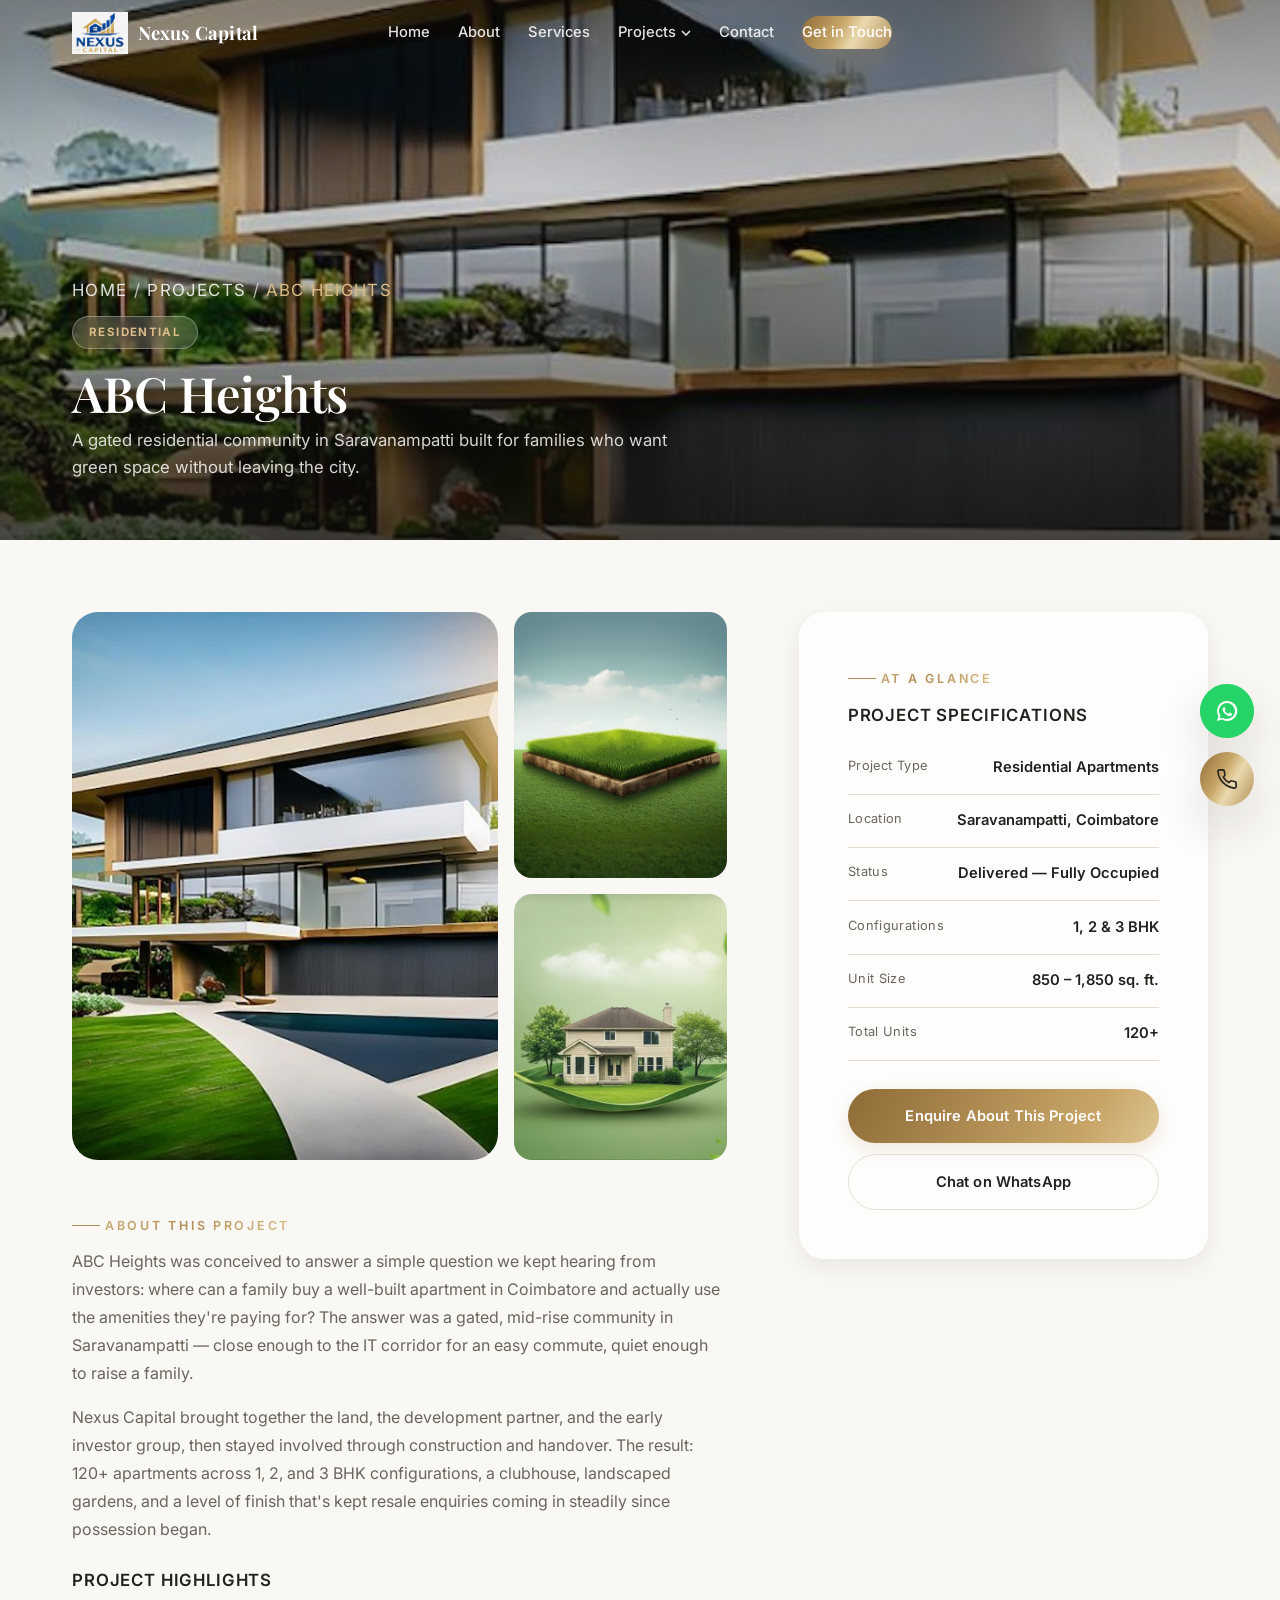
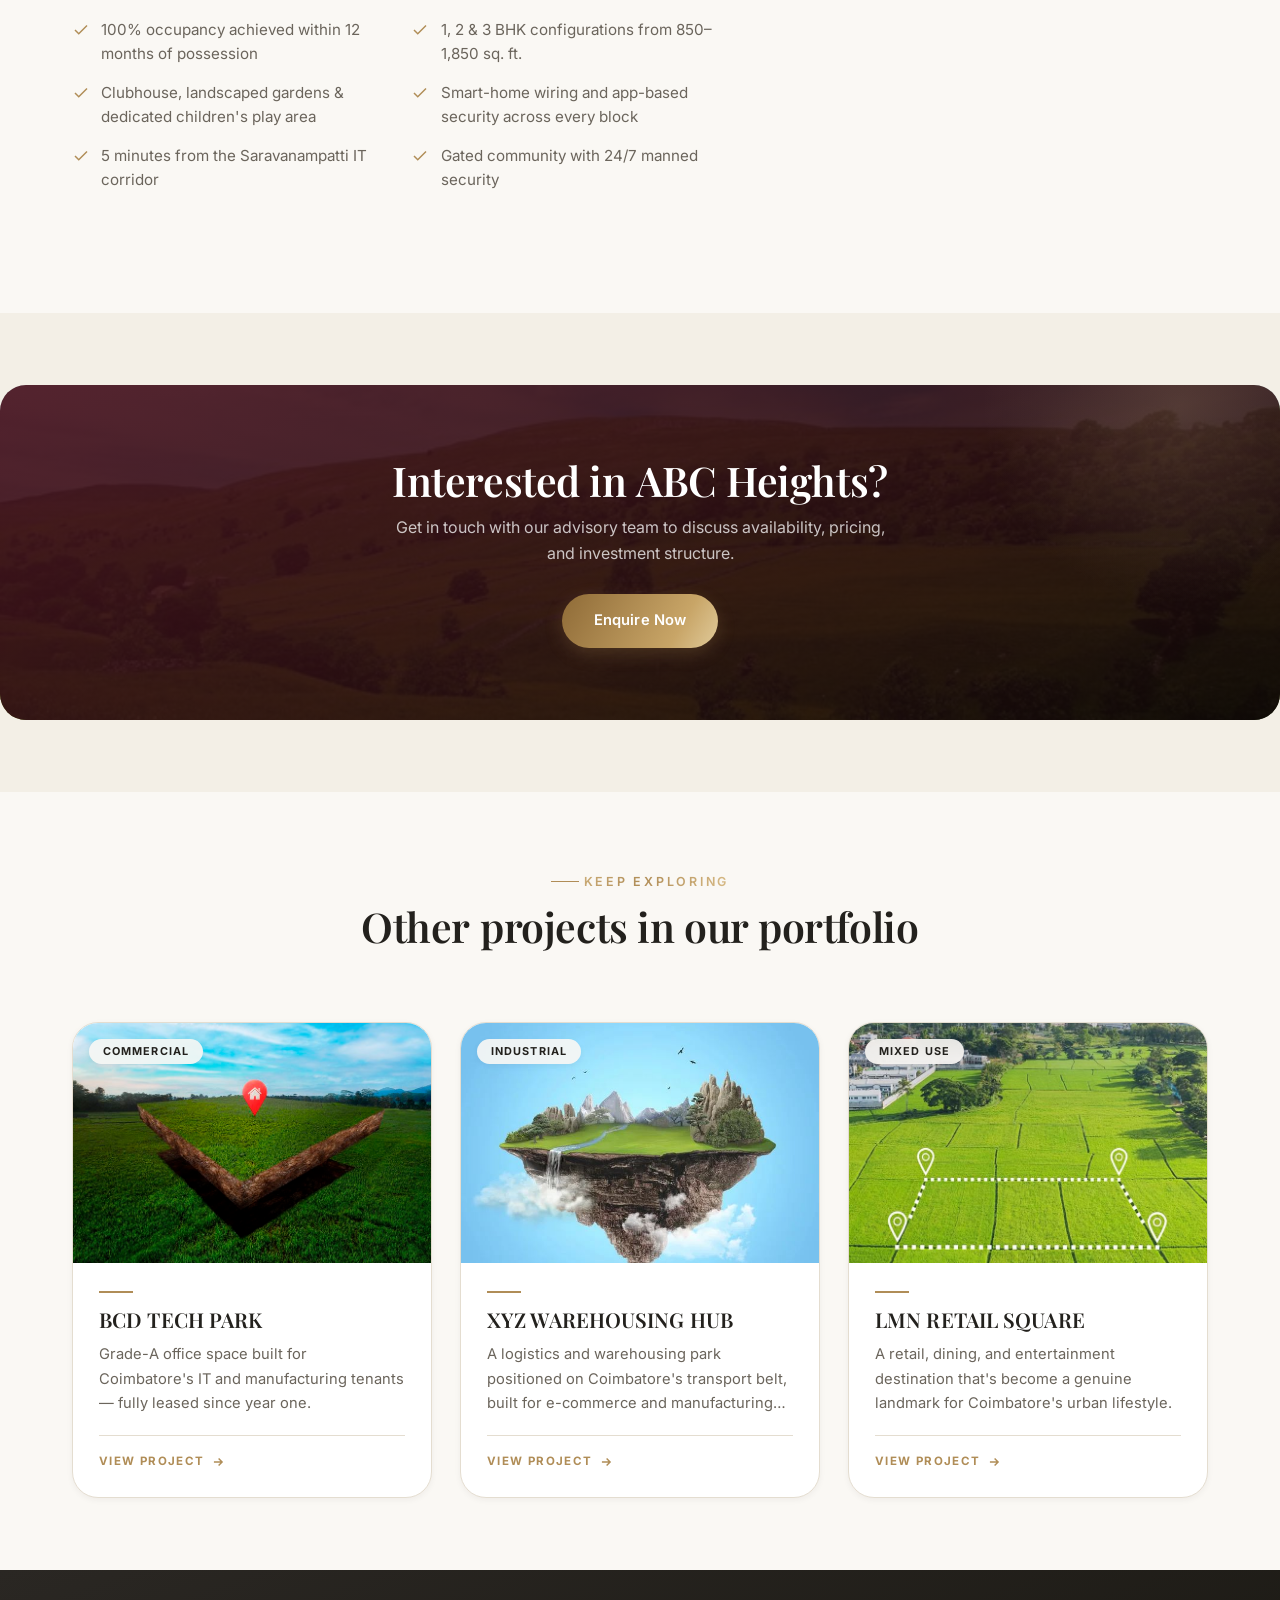
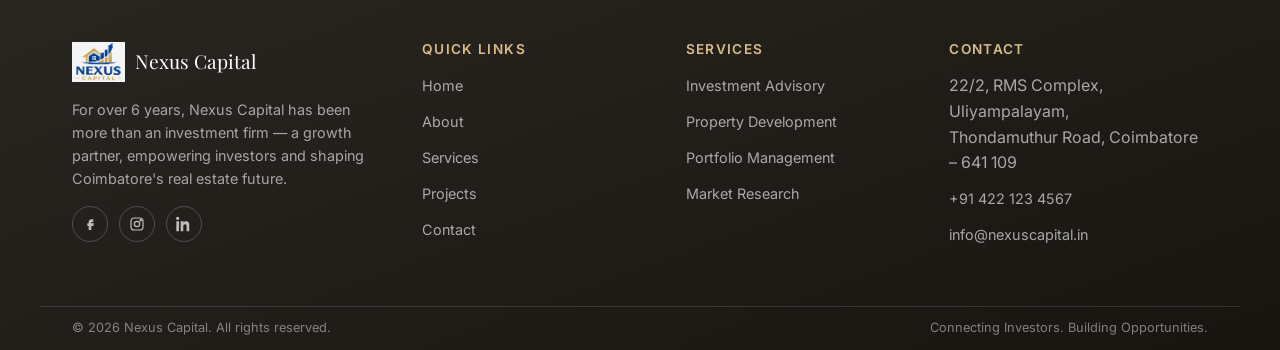
<file: nexus-capital-website (1)/project-abc-heights.html>
<!DOCTYPE html>
<html lang="en">
<head>
<meta charset="UTF-8">
<meta name="viewport" content="width=device-width, initial-scale=1.0">
<title>ABC Heights | Nexus Capital — Real Estate Investment & Advisory</title>
<meta name="description" content="ABC Heights — a 120+ unit premium residential development in Saravanampatti, Coimbatore, delivered by Nexus Capital's development partners. Fully occupied within 12 months of launch.">
<link rel="canonical" href="https://www.nexuscapital.in/project-abc-heights.html">
<meta name="robots" content="index, follow">

<meta property="og:type" content="website">
<meta property="og:title" content="ABC Heights | Nexus Capital">
<meta property="og:description" content="ABC Heights — a 120+ unit premium residential development in Saravanampatti, Coimbatore, delivered by Nexus Capital's development partners. Fully occupied within 12 months of launch.">
<meta property="og:image" content="images/logo/nexus-logo.png">
<meta property="og:url" content="https://www.nexuscapital.in/project-abc-heights.html">

<meta name="twitter:card" content="summary_large_image">
<meta name="twitter:title" content="ABC Heights | Nexus Capital">
<meta name="twitter:description" content="ABC Heights — a 120+ unit premium residential development in Saravanampatti, Coimbatore, delivered by Nexus Capital's development partners. Fully occupied within 12 months of launch.">

<link rel="icon" type="image/png" sizes="32x32" href="images/logo/favicon-32.png">
<link rel="icon" type="image/png" sizes="16x16" href="images/logo/favicon-16.png">
<link rel="apple-touch-icon" sizes="180x180" href="images/logo/favicon-180.png">

<link rel="preconnect" href="https://fonts.googleapis.com">
<link rel="preconnect" href="https://fonts.gstatic.com" crossorigin>
<link href="https://fonts.googleapis.com/css2?family=Playfair+Display:ital,wght@0,500;0,600;0,700;0,800;1,500;1,600&family=Inter:wght@400;500;600;700;800&display=swap" rel="stylesheet">

<link rel="stylesheet" href="css/variables.css">
<link rel="stylesheet" href="css/style.css">
<link rel="stylesheet" href="css/components.css">
<link rel="stylesheet" href="css/animations.css">
<link rel="stylesheet" href="css/responsive.css">
<link rel="stylesheet" href="css/utilities.css">
<link rel="stylesheet" href="css/cinematic.css">
</head>
<body>

<a href="#main" class="skip-link">Skip to content</a>

<div class="preloader" aria-hidden="true">
  <img src="images/logo/nexus-logo.png" alt="" class="preloader__logo">
  <div class="preloader__bar"><span></span></div>
</div>

<div class="scroll-progress"></div>

<header class="navbar on-transparent">
  <div class="container navbar__inner">
    <a href="index.html" class="navbar__brand" aria-label="Nexus Capital home">
      <img src="images/logo/nexus-logo.png" alt="Nexus Capital logo">
      <span class="navbar__brand-text on-hero">Nexus Capital</span>
    </a>
    <nav class="navbar__links" aria-label="Primary">
      <a href="index.html">Home</a>
      <a href="about.html">About</a>
      <a href="services.html">Services</a>
      <div class="navbar__item navbar__item--mega">
        <a href="projects.html">Projects
          <svg class="navbar__caret" width="10" height="6" viewBox="0 0 10 6" fill="none" stroke="currentColor" stroke-width="1.6"><path d="M1 1l4 4 4-4"/></svg>
        </a>
        <div class="navbar__mega">
          <a href="projects.html#residential" class="navbar__mega-link"><span>Residential</span><small>Premium apartment communities</small></a>
          <a href="projects.html#commercial" class="navbar__mega-link"><span>Commercial</span><small>Grade-A office &amp; tech parks</small></a>
          <a href="projects.html#industrial" class="navbar__mega-link"><span>Industrial</span><small>Warehousing &amp; logistics hubs</small></a>
          <a href="projects.html#mixed-use" class="navbar__mega-link"><span>Mixed Use</span><small>Retail &amp; lifestyle destinations</small></a>
        </div>
      </div>
      <a href="contact.html">Contact</a>
      <a href="contact.html" class="navbar__cta">Get in Touch</a>
    </nav>
    <button class="navbar__toggle" aria-label="Toggle menu" aria-expanded="false">
      <span></span><span></span><span></span>
    </button>
  </div>
</header>

<main id="main">

  <section class="project-hero">
    <img src="images/images (4).jpg" alt="ABC Heights — Residential">
    <div class="project-hero__content">
      <div class="container">
        <p class="breadcrumb"><a href="index.html">Home</a> / <a href="projects.html">Projects</a> / <span>ABC Heights</span></p>
        <span class="project-hero__cat">Residential</span>
        <h1>ABC Heights</h1>
        <p>A gated residential community in Saravanampatti built for families who want green space without leaving the city.</p>
      </div>
    </div>
  </section>

  <section class="section-pad">
    <div class="container">
      <div class="project-detail__layout">
        <div class="project-detail__body">
          <div class="project-detail__gallery">
            <div class="project-detail__gallery-main">
              <img src="images/images (4).jpg" alt="ABC Heights main view" loading="lazy">
            </div>
            <div class="project-detail__gallery-sub">
              <img src="images/images (1).jpg" alt="ABC Heights detail view 1" loading="lazy">
              <img src="images/images (5).jpg" alt="ABC Heights detail view 2" loading="lazy">
            </div>
          </div>

          <span class="eyebrow">About This Project</span>
        <p>ABC Heights was conceived to answer a simple question we kept hearing from investors: where can a family buy a well-built apartment in Coimbatore and actually use the amenities they're paying for? The answer was a gated, mid-rise community in Saravanampatti — close enough to the IT corridor for an easy commute, quiet enough to raise a family.</p>
        <p>Nexus Capital brought together the land, the development partner, and the early investor group, then stayed involved through construction and handover. The result: 120+ apartments across 1, 2, and 3 BHK configurations, a clubhouse, landscaped gardens, and a level of finish that's kept resale enquiries coming in steadily since possession began.</p>

          <h3 style="margin-top: var(--space-lg);">Project Highlights</h3>
          <ul class="project-highlights">
          <li><svg width="18" height="18" viewBox="0 0 24 24" fill="none" stroke="currentColor" stroke-width="2"><path d="M20 6L9 17l-5-5"/></svg><span>100% occupancy achieved within 12 months of possession</span></li>
          <li><svg width="18" height="18" viewBox="0 0 24 24" fill="none" stroke="currentColor" stroke-width="2"><path d="M20 6L9 17l-5-5"/></svg><span>1, 2 &amp; 3 BHK configurations from 850–1,850 sq. ft.</span></li>
          <li><svg width="18" height="18" viewBox="0 0 24 24" fill="none" stroke="currentColor" stroke-width="2"><path d="M20 6L9 17l-5-5"/></svg><span>Clubhouse, landscaped gardens &amp; dedicated children's play area</span></li>
          <li><svg width="18" height="18" viewBox="0 0 24 24" fill="none" stroke="currentColor" stroke-width="2"><path d="M20 6L9 17l-5-5"/></svg><span>Smart-home wiring and app-based security across every block</span></li>
          <li><svg width="18" height="18" viewBox="0 0 24 24" fill="none" stroke="currentColor" stroke-width="2"><path d="M20 6L9 17l-5-5"/></svg><span>5 minutes from the Saravanampatti IT corridor</span></li>
          <li><svg width="18" height="18" viewBox="0 0 24 24" fill="none" stroke="currentColor" stroke-width="2"><path d="M20 6L9 17l-5-5"/></svg><span>Gated community with 24/7 manned security</span></li>
          </ul>
        </div>

        <aside class="project-spec-panel">
          <div class="panel">
            <span class="eyebrow">At a Glance</span>
            <h3 style="color:var(--color-text); margin-top:0.4rem;">Project Specifications</h3>
            <div class="project-spec-list">
          <div class="project-spec-list__item"><span>Project Type</span><strong>Residential Apartments</strong></div>
          <div class="project-spec-list__item"><span>Location</span><strong>Saravanampatti, Coimbatore</strong></div>
          <div class="project-spec-list__item"><span>Status</span><strong>Delivered — Fully Occupied</strong></div>
          <div class="project-spec-list__item"><span>Configurations</span><strong>1, 2 &amp; 3 BHK</strong></div>
          <div class="project-spec-list__item"><span>Unit Size</span><strong>850 – 1,850 sq. ft.</strong></div>
          <div class="project-spec-list__item"><span>Total Units</span><strong>120+</strong></div>
            </div>
            <a href="contact.html" class="btn btn-primary">Enquire About This Project</a>
            <a href="https://wa.me/914221234567?text=Hello%20Nexus%20Capital%2C%20I%27d%20like%20to%20know%20more%20about%20ABC%20Heights." target="_blank" rel="noopener" class="btn btn-outline-dark">Chat on WhatsApp</a>
          </div>
        </aside>
      </div>
    </div>
  </section>

  <section class="section-pad bg-soft">
    <div class="cta-band" data-reveal="scale" style="background: var(--color-off-white) url('images/240_F_1885730565_lJRngf1AnAbL4nVepG6wwszu0RkR1qNk.jpg') center / cover no-repeat;">
      <h2>Interested in ABC Heights?</h2>
      <p>Get in touch with our advisory team to discuss availability, pricing, and investment structure.</p>
      <div class="cta-band__actions">
        <a href="contact.html" class="btn btn-primary">Enquire Now</a>
      </div>
    </div>
  </section>

  <section class="section-pad">
    <div class="container">
      <div class="section-head text-center mx-auto" data-reveal="fade">
        <span class="eyebrow" style="justify-content:center">Keep Exploring</span>
        <h2>Other projects in our portfolio</h2>
      </div>
      <div class="project-cross-links">
        <a href="project-bcd-tech-park.html" class="resource-card" style="text-decoration:none;">
          <div class="resource-card__img">
            <img src="images/images (6).jpg" alt="BCD Tech Park" loading="lazy">
            <span class="resource-card__cat">Commercial</span>
          </div>
          <div class="resource-card__body">
            <h3 class="resource-card__title">BCD Tech Park</h3>
            <p class="resource-card__desc">Grade-A office space built for Coimbatore's IT and manufacturing tenants — fully leased since year one.</p>
            <div class="resource-card__footer">
              <span class="resource-card__link">VIEW PROJECT <svg viewBox="0 0 24 24" fill="none" stroke="currentColor" stroke-width="2.5"><path d="M5 12h14m-6-6 6 6-6 6"/></svg></span>
            </div>
          </div>
        </a>
        <a href="project-xyz-warehousing-hub.html" class="resource-card" style="text-decoration:none;">
          <div class="resource-card__img">
            <img src="images/images (7).jpg" alt="XYZ Warehousing Hub" loading="lazy">
            <span class="resource-card__cat">Industrial</span>
          </div>
          <div class="resource-card__body">
            <h3 class="resource-card__title">XYZ Warehousing Hub</h3>
            <p class="resource-card__desc">A logistics and warehousing park positioned on Coimbatore's transport belt, built for e-commerce and manufacturing demand.</p>
            <div class="resource-card__footer">
              <span class="resource-card__link">VIEW PROJECT <svg viewBox="0 0 24 24" fill="none" stroke="currentColor" stroke-width="2.5"><path d="M5 12h14m-6-6 6 6-6 6"/></svg></span>
            </div>
          </div>
        </a>
        <a href="project-lmn-retail-square.html" class="resource-card" style="text-decoration:none;">
          <div class="resource-card__img">
            <img src="images/240_F_1278569485_CNAXBXeyAqUdQZVoW4gjEt2VJ2xIFIp1.jpg" alt="LMN Retail Square" loading="lazy">
            <span class="resource-card__cat">Mixed Use</span>
          </div>
          <div class="resource-card__body">
            <h3 class="resource-card__title">LMN Retail Square</h3>
            <p class="resource-card__desc">A retail, dining, and entertainment destination that's become a genuine landmark for Coimbatore's urban lifestyle.</p>
            <div class="resource-card__footer">
              <span class="resource-card__link">VIEW PROJECT <svg viewBox="0 0 24 24" fill="none" stroke="currentColor" stroke-width="2.5"><path d="M5 12h14m-6-6 6 6-6 6"/></svg></span>
            </div>
          </div>
        </a>
      </div>
    </div>
  </section>

</main>

<footer class="footer">
  <div class="container footer__grid">
    <div>
      <div class="footer__brand">
        <img src="images/logo/nexus-logo.png" alt="Nexus Capital logo">
        <span class="footer__brand-text">Nexus Capital</span>
      </div>
      <p>For over 6 years, Nexus Capital has been more than an investment firm — a growth partner, empowering investors and shaping Coimbatore's real estate future.</p>
      <div class="footer__social">
        <a href="#" aria-label="Facebook"><svg width="16" height="16" viewBox="0 0 24 24" fill="currentColor"><path d="M14 9h3V5h-3c-2.2 0-4 1.8-4 4v2H8v4h2v6h4v-6h3l1-4h-4V9c0-.6.4-1 1-1z"/></svg></a>
        <a href="#" aria-label="Instagram"><svg width="16" height="16" viewBox="0 0 24 24" fill="none" stroke="currentColor" stroke-width="1.8"><rect x="3" y="3" width="18" height="18" rx="5"/><circle cx="12" cy="12" r="4"/><circle cx="17.5" cy="6.5" r="1"/></svg></a>
        <a href="#" aria-label="LinkedIn"><svg width="16" height="16" viewBox="0 0 24 24" fill="currentColor"><path d="M4.98 3.5C4.98 4.9 3.9 6 2.5 6S0 4.9 0 3.5 1.1 1 2.5 1s2.48 1.1 2.48 2.5zM.5 8h4V23h-4V8zm7 0h3.8v2.05h.05c.53-1 1.83-2.05 3.77-2.05 4.03 0 4.77 2.65 4.77 6.1V23h-4v-6.87c0-1.64-.03-3.75-2.29-3.75-2.29 0-2.64 1.79-2.64 3.63V23h-4V8z"/></svg></a>
      </div>
    </div>
    <div>
      <h4>Quick Links</h4>
      <ul class="footer__links">
        <li><a href="index.html">Home</a></li>
        <li><a href="about.html">About</a></li>
        <li><a href="services.html">Services</a></li>
        <li><a href="projects.html">Projects</a></li>
        <li><a href="contact.html">Contact</a></li>
      </ul>
    </div>
    <div>
      <h4>Services</h4>
      <ul class="footer__links">
        <li><a href="services.html">Investment Advisory</a></li>
        <li><a href="services.html">Property Development</a></li>
        <li><a href="services.html">Portfolio Management</a></li>
        <li><a href="services.html">Market Research</a></li>
      </ul>
    </div>
    <div>
      <h4>Contact</h4>
      <ul class="footer__links">
        <li>22/2, RMS Complex, Uliyampalayam,<br>Thondamuthur Road, Coimbatore – 641 109</li>
        <li><a href="tel:+914221234567">+91 422 123 4567</a></li>
        <li><a href="mailto:info@nexuscapital.in">info@nexuscapital.in</a></li>
      </ul>
    </div>
  </div>
  <div class="container footer__bottom">
    <span>© <span data-year></span> Nexus Capital. All rights reserved.</span>
    <span>Connecting Investors. Building Opportunities.</span>
  </div>
</footer>

<div class="floating-buttons">
  <a class="fab fab--whatsapp" href="https://wa.me/914221234567?text=Hello%20Nexus%20Capital%2C%20I%27d%20like%20to%20know%20more%20about%20your%20investment%20services." target="_blank" rel="noopener" aria-label="Chat on WhatsApp">
    <span class="fab__pulse"></span>
    <svg width="24" height="24" viewBox="0 0 24 24" fill="currentColor"><path d="M12 2a10 10 0 0 0-8.6 15L2 22l5.2-1.4A10 10 0 1 0 12 2zm0 18a8 8 0 0 1-4.1-1.1l-.3-.2-3 .8.8-2.9-.2-.3A8 8 0 1 1 12 20zm4.4-5.6c-.2-.1-1.4-.7-1.6-.8-.2-.1-.4-.1-.5.1-.2.2-.6.8-.8 1-.1.1-.3.2-.5.1-.2-.1-1-.4-1.9-1.2-.7-.6-1.2-1.4-1.3-1.6-.1-.2 0-.4.1-.5l.4-.4c.1-.1.2-.3.2-.4.1-.2 0-.3 0-.4L10 8.6c-.2-.4-.4-.4-.5-.4h-.5c-.2 0-.4.1-.6.3-.2.2-.8.8-.8 2s.8 2.3 1 2.5c.1.1 1.6 2.5 3.9 3.4.5.2.9.4 1.3.5.5.1 1 .1 1.4.1.4-.1 1.4-.6 1.6-1.1.2-.5.2-1 .1-1.1-.1-.1-.2-.2-.4-.3z"/></svg>
  </a>
  <a class="fab fab--call" href="tel:+914221234567" aria-label="Call Nexus Capital">
    <svg width="22" height="22" viewBox="0 0 24 24" fill="none" stroke="currentColor" stroke-width="1.8"><path d="M22 16.9v3a2 2 0 0 1-2.2 2 19.8 19.8 0 0 1-8.6-3.1 19.5 19.5 0 0 1-6-6 19.8 19.8 0 0 1-3.1-8.7A2 2 0 0 1 4.1 2h3a2 2 0 0 1 2 1.7c.1.9.3 1.8.6 2.7a2 2 0 0 1-.4 2.1L8 9.9a16 16 0 0 0 6 6l1.4-1.4a2 2 0 0 1 2.1-.4c.9.3 1.8.5 2.7.6a2 2 0 0 1 1.8 2.2z"/></svg>
  </a>
  <button class="fab fab--top" aria-label="Back to top">
    <svg width="20" height="20" viewBox="0 0 24 24" fill="none" stroke="currentColor" stroke-width="2"><path d="M12 19V5M5 12l7-7 7 7"/></svg>
  </button>
</div>

<script src="js/loader.js"></script>
<script src="js/navbar.js"></script>
<script src="js/scroll.js"></script>
<script src="js/counter.js"></script>
<script src="js/animations.js"></script>
<script src="js/projects.js"></script>
<script src="js/cinematic.js"></script>
<script src="js/main.js"></script>
</body>
</html>
</file>
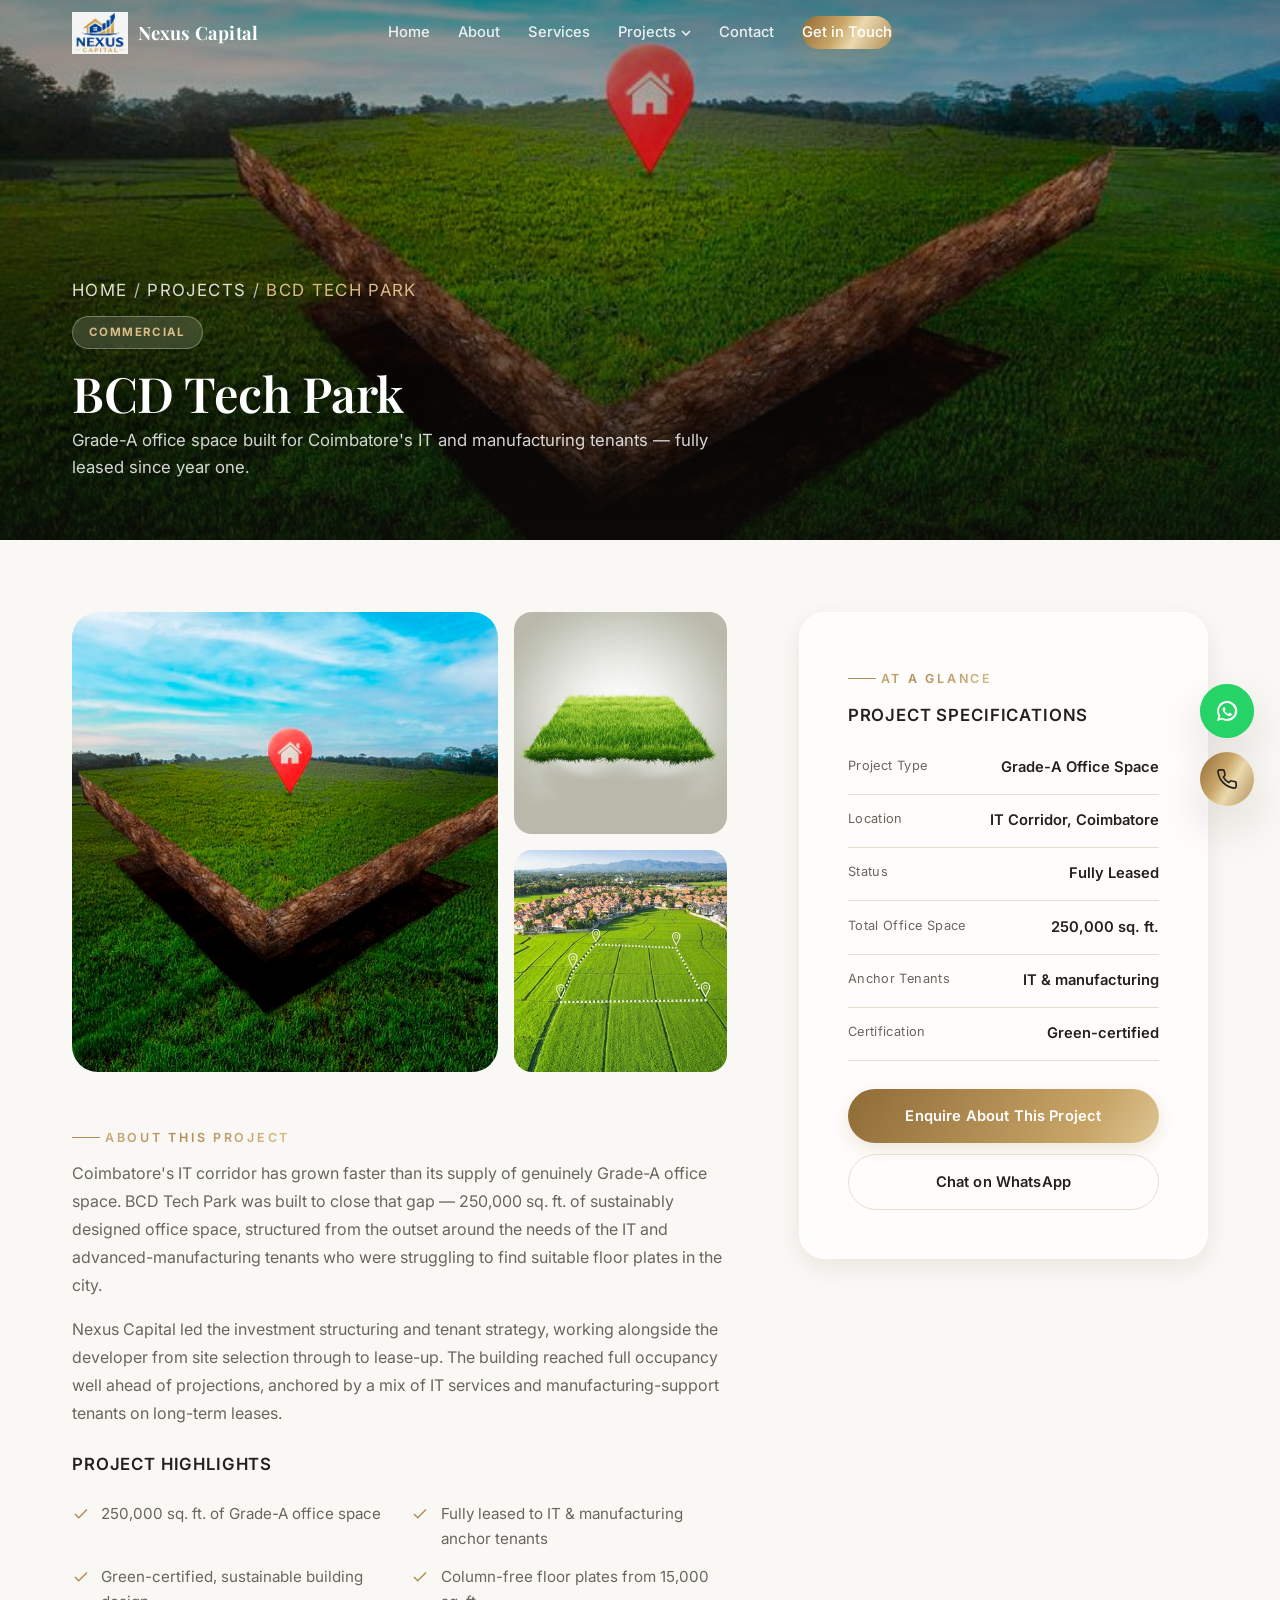
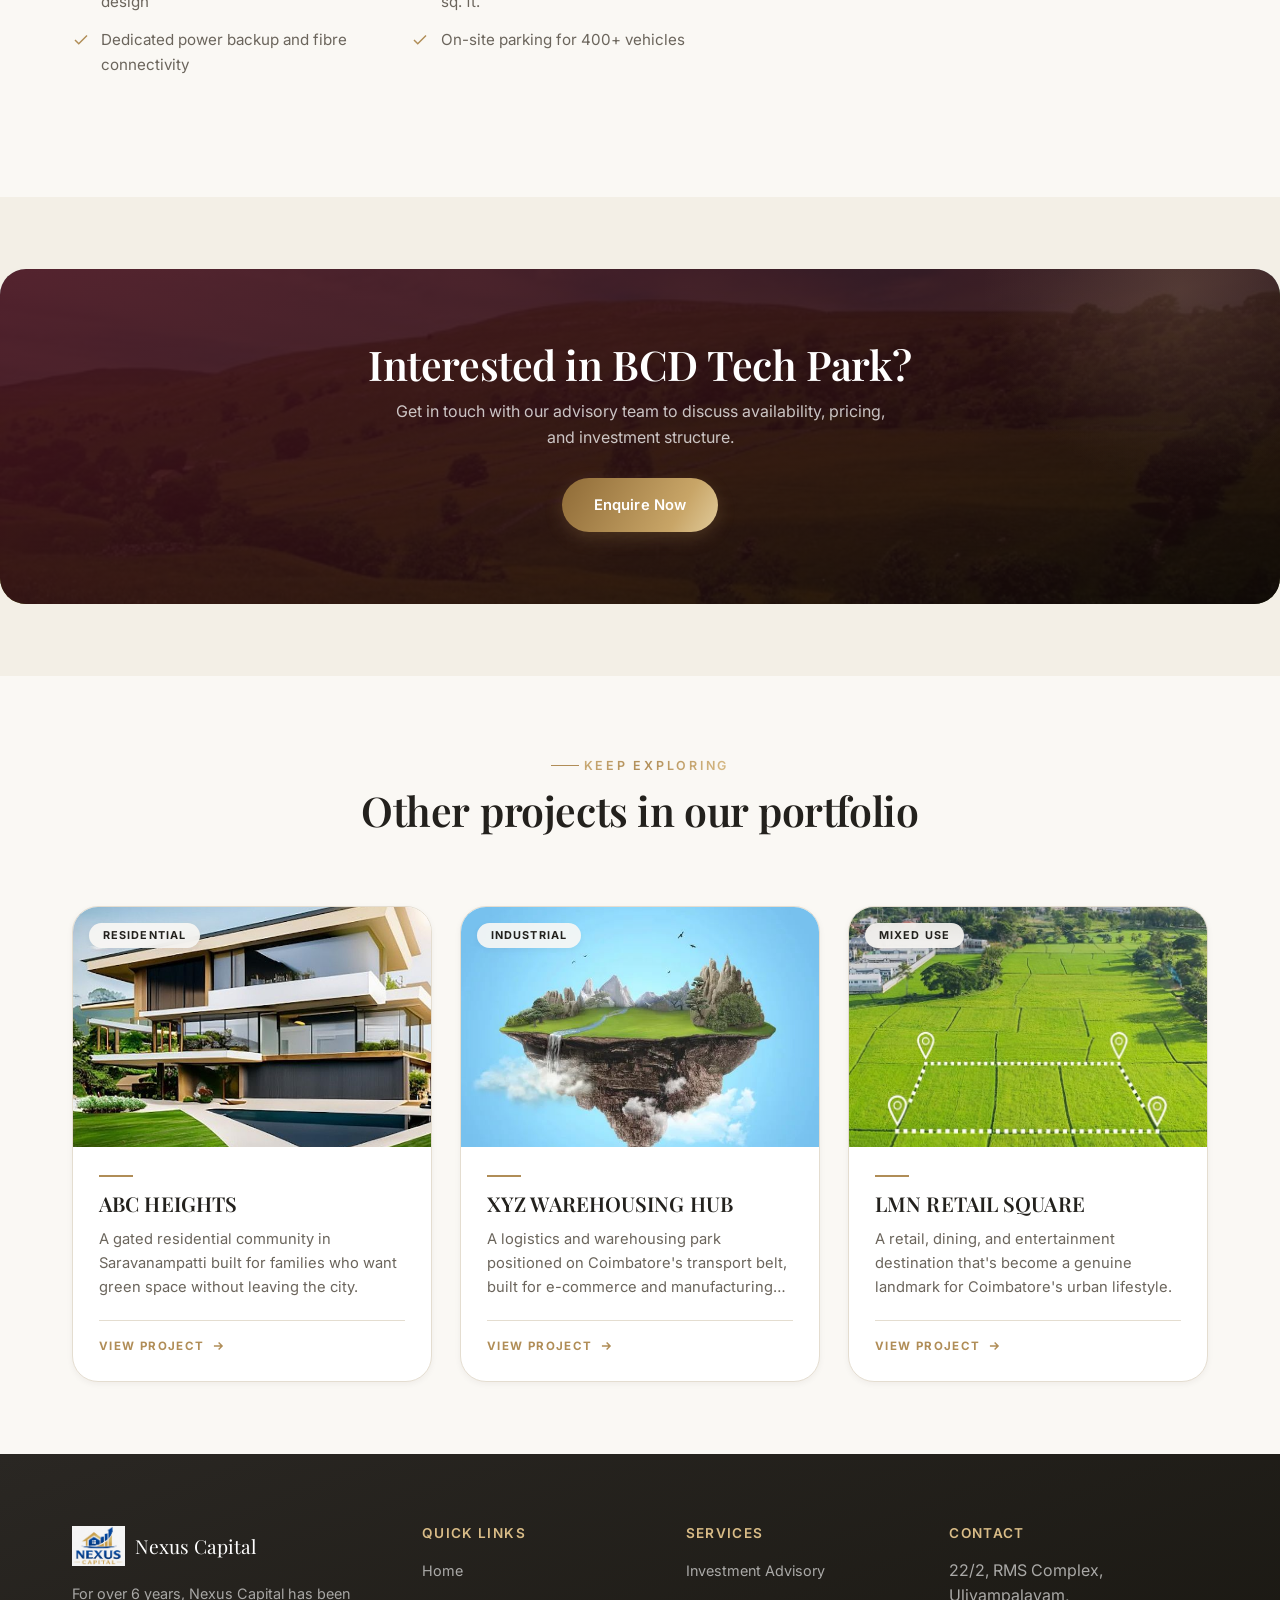
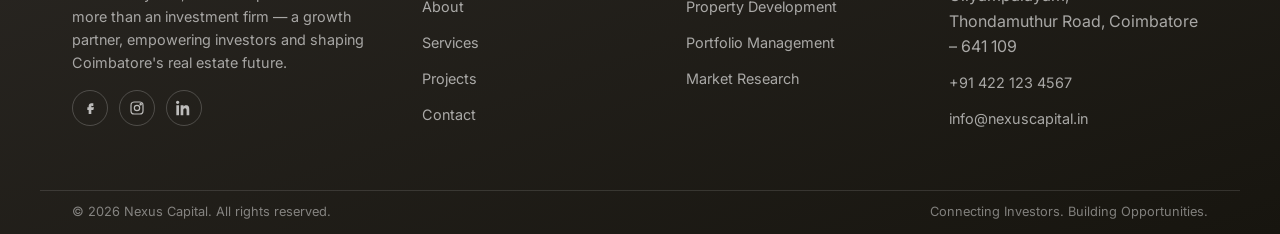
<file: nexus-capital-website (1)/project-bcd-tech-park.html>
<!DOCTYPE html>
<html lang="en">
<head>
<meta charset="UTF-8">
<meta name="viewport" content="width=device-width, initial-scale=1.0">
<title>BCD Tech Park | Nexus Capital — Real Estate Investment & Advisory</title>
<meta name="description" content="BCD Tech Park — 250,000 sq. ft. of Grade-A, green-certified office space in Coimbatore's IT corridor, structured and leased with Nexus Capital's advisory support.">
<link rel="canonical" href="https://www.nexuscapital.in/project-bcd-tech-park.html">
<meta name="robots" content="index, follow">

<meta property="og:type" content="website">
<meta property="og:title" content="BCD Tech Park | Nexus Capital">
<meta property="og:description" content="BCD Tech Park — 250,000 sq. ft. of Grade-A, green-certified office space in Coimbatore's IT corridor, structured and leased with Nexus Capital's advisory support.">
<meta property="og:image" content="images/logo/nexus-logo.png">
<meta property="og:url" content="https://www.nexuscapital.in/project-bcd-tech-park.html">

<meta name="twitter:card" content="summary_large_image">
<meta name="twitter:title" content="BCD Tech Park | Nexus Capital">
<meta name="twitter:description" content="BCD Tech Park — 250,000 sq. ft. of Grade-A, green-certified office space in Coimbatore's IT corridor, structured and leased with Nexus Capital's advisory support.">

<link rel="icon" type="image/png" sizes="32x32" href="images/logo/favicon-32.png">
<link rel="icon" type="image/png" sizes="16x16" href="images/logo/favicon-16.png">
<link rel="apple-touch-icon" sizes="180x180" href="images/logo/favicon-180.png">

<link rel="preconnect" href="https://fonts.googleapis.com">
<link rel="preconnect" href="https://fonts.gstatic.com" crossorigin>
<link href="https://fonts.googleapis.com/css2?family=Playfair+Display:ital,wght@0,500;0,600;0,700;0,800;1,500;1,600&family=Inter:wght@400;500;600;700;800&display=swap" rel="stylesheet">

<link rel="stylesheet" href="css/variables.css">
<link rel="stylesheet" href="css/style.css">
<link rel="stylesheet" href="css/components.css">
<link rel="stylesheet" href="css/animations.css">
<link rel="stylesheet" href="css/responsive.css">
<link rel="stylesheet" href="css/utilities.css">
<link rel="stylesheet" href="css/cinematic.css">
</head>
<body>

<a href="#main" class="skip-link">Skip to content</a>

<div class="preloader" aria-hidden="true">
  <img src="images/logo/nexus-logo.png" alt="" class="preloader__logo">
  <div class="preloader__bar"><span></span></div>
</div>

<div class="scroll-progress"></div>

<header class="navbar on-transparent">
  <div class="container navbar__inner">
    <a href="index.html" class="navbar__brand" aria-label="Nexus Capital home">
      <img src="images/logo/nexus-logo.png" alt="Nexus Capital logo">
      <span class="navbar__brand-text on-hero">Nexus Capital</span>
    </a>
    <nav class="navbar__links" aria-label="Primary">
      <a href="index.html">Home</a>
      <a href="about.html">About</a>
      <a href="services.html">Services</a>
      <div class="navbar__item navbar__item--mega">
        <a href="projects.html">Projects
          <svg class="navbar__caret" width="10" height="6" viewBox="0 0 10 6" fill="none" stroke="currentColor" stroke-width="1.6"><path d="M1 1l4 4 4-4"/></svg>
        </a>
        <div class="navbar__mega">
          <a href="projects.html#residential" class="navbar__mega-link"><span>Residential</span><small>Premium apartment communities</small></a>
          <a href="projects.html#commercial" class="navbar__mega-link"><span>Commercial</span><small>Grade-A office &amp; tech parks</small></a>
          <a href="projects.html#industrial" class="navbar__mega-link"><span>Industrial</span><small>Warehousing &amp; logistics hubs</small></a>
          <a href="projects.html#mixed-use" class="navbar__mega-link"><span>Mixed Use</span><small>Retail &amp; lifestyle destinations</small></a>
        </div>
      </div>
      <a href="contact.html">Contact</a>
      <a href="contact.html" class="navbar__cta">Get in Touch</a>
    </nav>
    <button class="navbar__toggle" aria-label="Toggle menu" aria-expanded="false">
      <span></span><span></span><span></span>
    </button>
  </div>
</header>

<main id="main">

  <section class="project-hero">
    <img src="images/images (6).jpg" alt="BCD Tech Park — Commercial">
    <div class="project-hero__content">
      <div class="container">
        <p class="breadcrumb"><a href="index.html">Home</a> / <a href="projects.html">Projects</a> / <span>BCD Tech Park</span></p>
        <span class="project-hero__cat">Commercial</span>
        <h1>BCD Tech Park</h1>
        <p>Grade-A office space built for Coimbatore's IT and manufacturing tenants — fully leased since year one.</p>
      </div>
    </div>
  </section>

  <section class="section-pad">
    <div class="container">
      <div class="project-detail__layout">
        <div class="project-detail__body">
          <div class="project-detail__gallery">
            <div class="project-detail__gallery-main">
              <img src="images/images (6).jpg" alt="BCD Tech Park main view" loading="lazy">
            </div>
            <div class="project-detail__gallery-sub">
              <img src="images/images (9).jpg" alt="BCD Tech Park detail view 1" loading="lazy">
              <img src="images/images (12).jpg" alt="BCD Tech Park detail view 2" loading="lazy">
            </div>
          </div>

          <span class="eyebrow">About This Project</span>
        <p>Coimbatore's IT corridor has grown faster than its supply of genuinely Grade-A office space. BCD Tech Park was built to close that gap — 250,000 sq. ft. of sustainably designed office space, structured from the outset around the needs of the IT and advanced-manufacturing tenants who were struggling to find suitable floor plates in the city.</p>
        <p>Nexus Capital led the investment structuring and tenant strategy, working alongside the developer from site selection through to lease-up. The building reached full occupancy well ahead of projections, anchored by a mix of IT services and manufacturing-support tenants on long-term leases.</p>

          <h3 style="margin-top: var(--space-lg);">Project Highlights</h3>
          <ul class="project-highlights">
          <li><svg width="18" height="18" viewBox="0 0 24 24" fill="none" stroke="currentColor" stroke-width="2"><path d="M20 6L9 17l-5-5"/></svg><span>250,000 sq. ft. of Grade-A office space</span></li>
          <li><svg width="18" height="18" viewBox="0 0 24 24" fill="none" stroke="currentColor" stroke-width="2"><path d="M20 6L9 17l-5-5"/></svg><span>Fully leased to IT &amp; manufacturing anchor tenants</span></li>
          <li><svg width="18" height="18" viewBox="0 0 24 24" fill="none" stroke="currentColor" stroke-width="2"><path d="M20 6L9 17l-5-5"/></svg><span>Green-certified, sustainable building design</span></li>
          <li><svg width="18" height="18" viewBox="0 0 24 24" fill="none" stroke="currentColor" stroke-width="2"><path d="M20 6L9 17l-5-5"/></svg><span>Column-free floor plates from 15,000 sq. ft.</span></li>
          <li><svg width="18" height="18" viewBox="0 0 24 24" fill="none" stroke="currentColor" stroke-width="2"><path d="M20 6L9 17l-5-5"/></svg><span>Dedicated power backup and fibre connectivity</span></li>
          <li><svg width="18" height="18" viewBox="0 0 24 24" fill="none" stroke="currentColor" stroke-width="2"><path d="M20 6L9 17l-5-5"/></svg><span>On-site parking for 400+ vehicles</span></li>
          </ul>
        </div>

        <aside class="project-spec-panel">
          <div class="panel">
            <span class="eyebrow">At a Glance</span>
            <h3 style="color:var(--color-text); margin-top:0.4rem;">Project Specifications</h3>
            <div class="project-spec-list">
          <div class="project-spec-list__item"><span>Project Type</span><strong>Grade-A Office Space</strong></div>
          <div class="project-spec-list__item"><span>Location</span><strong>IT Corridor, Coimbatore</strong></div>
          <div class="project-spec-list__item"><span>Status</span><strong>Fully Leased</strong></div>
          <div class="project-spec-list__item"><span>Total Office Space</span><strong>250,000 sq. ft.</strong></div>
          <div class="project-spec-list__item"><span>Anchor Tenants</span><strong>IT &amp; manufacturing</strong></div>
          <div class="project-spec-list__item"><span>Certification</span><strong>Green-certified</strong></div>
            </div>
            <a href="contact.html" class="btn btn-primary">Enquire About This Project</a>
            <a href="https://wa.me/914221234567?text=Hello%20Nexus%20Capital%2C%20I%27d%20like%20to%20know%20more%20about%20BCD%20Tech%20Park." target="_blank" rel="noopener" class="btn btn-outline-dark">Chat on WhatsApp</a>
          </div>
        </aside>
      </div>
    </div>
  </section>

  <section class="section-pad bg-soft">
    <div class="cta-band" data-reveal="scale" style="background: var(--color-off-white) url('images/240_F_1885730565_lJRngf1AnAbL4nVepG6wwszu0RkR1qNk.jpg') center / cover no-repeat;">
      <h2>Interested in BCD Tech Park?</h2>
      <p>Get in touch with our advisory team to discuss availability, pricing, and investment structure.</p>
      <div class="cta-band__actions">
        <a href="contact.html" class="btn btn-primary">Enquire Now</a>
      </div>
    </div>
  </section>

  <section class="section-pad">
    <div class="container">
      <div class="section-head text-center mx-auto" data-reveal="fade">
        <span class="eyebrow" style="justify-content:center">Keep Exploring</span>
        <h2>Other projects in our portfolio</h2>
      </div>
      <div class="project-cross-links">
        <a href="project-abc-heights.html" class="resource-card" style="text-decoration:none;">
          <div class="resource-card__img">
            <img src="images/images (4).jpg" alt="ABC Heights" loading="lazy">
            <span class="resource-card__cat">Residential</span>
          </div>
          <div class="resource-card__body">
            <h3 class="resource-card__title">ABC Heights</h3>
            <p class="resource-card__desc">A gated residential community in Saravanampatti built for families who want green space without leaving the city.</p>
            <div class="resource-card__footer">
              <span class="resource-card__link">VIEW PROJECT <svg viewBox="0 0 24 24" fill="none" stroke="currentColor" stroke-width="2.5"><path d="M5 12h14m-6-6 6 6-6 6"/></svg></span>
            </div>
          </div>
        </a>
        <a href="project-xyz-warehousing-hub.html" class="resource-card" style="text-decoration:none;">
          <div class="resource-card__img">
            <img src="images/images (7).jpg" alt="XYZ Warehousing Hub" loading="lazy">
            <span class="resource-card__cat">Industrial</span>
          </div>
          <div class="resource-card__body">
            <h3 class="resource-card__title">XYZ Warehousing Hub</h3>
            <p class="resource-card__desc">A logistics and warehousing park positioned on Coimbatore's transport belt, built for e-commerce and manufacturing demand.</p>
            <div class="resource-card__footer">
              <span class="resource-card__link">VIEW PROJECT <svg viewBox="0 0 24 24" fill="none" stroke="currentColor" stroke-width="2.5"><path d="M5 12h14m-6-6 6 6-6 6"/></svg></span>
            </div>
          </div>
        </a>
        <a href="project-lmn-retail-square.html" class="resource-card" style="text-decoration:none;">
          <div class="resource-card__img">
            <img src="images/240_F_1278569485_CNAXBXeyAqUdQZVoW4gjEt2VJ2xIFIp1.jpg" alt="LMN Retail Square" loading="lazy">
            <span class="resource-card__cat">Mixed Use</span>
          </div>
          <div class="resource-card__body">
            <h3 class="resource-card__title">LMN Retail Square</h3>
            <p class="resource-card__desc">A retail, dining, and entertainment destination that's become a genuine landmark for Coimbatore's urban lifestyle.</p>
            <div class="resource-card__footer">
              <span class="resource-card__link">VIEW PROJECT <svg viewBox="0 0 24 24" fill="none" stroke="currentColor" stroke-width="2.5"><path d="M5 12h14m-6-6 6 6-6 6"/></svg></span>
            </div>
          </div>
        </a>
      </div>
    </div>
  </section>

</main>

<footer class="footer">
  <div class="container footer__grid">
    <div>
      <div class="footer__brand">
        <img src="images/logo/nexus-logo.png" alt="Nexus Capital logo">
        <span class="footer__brand-text">Nexus Capital</span>
      </div>
      <p>For over 6 years, Nexus Capital has been more than an investment firm — a growth partner, empowering investors and shaping Coimbatore's real estate future.</p>
      <div class="footer__social">
        <a href="#" aria-label="Facebook"><svg width="16" height="16" viewBox="0 0 24 24" fill="currentColor"><path d="M14 9h3V5h-3c-2.2 0-4 1.8-4 4v2H8v4h2v6h4v-6h3l1-4h-4V9c0-.6.4-1 1-1z"/></svg></a>
        <a href="#" aria-label="Instagram"><svg width="16" height="16" viewBox="0 0 24 24" fill="none" stroke="currentColor" stroke-width="1.8"><rect x="3" y="3" width="18" height="18" rx="5"/><circle cx="12" cy="12" r="4"/><circle cx="17.5" cy="6.5" r="1"/></svg></a>
        <a href="#" aria-label="LinkedIn"><svg width="16" height="16" viewBox="0 0 24 24" fill="currentColor"><path d="M4.98 3.5C4.98 4.9 3.9 6 2.5 6S0 4.9 0 3.5 1.1 1 2.5 1s2.48 1.1 2.48 2.5zM.5 8h4V23h-4V8zm7 0h3.8v2.05h.05c.53-1 1.83-2.05 3.77-2.05 4.03 0 4.77 2.65 4.77 6.1V23h-4v-6.87c0-1.64-.03-3.75-2.29-3.75-2.29 0-2.64 1.79-2.64 3.63V23h-4V8z"/></svg></a>
      </div>
    </div>
    <div>
      <h4>Quick Links</h4>
      <ul class="footer__links">
        <li><a href="index.html">Home</a></li>
        <li><a href="about.html">About</a></li>
        <li><a href="services.html">Services</a></li>
        <li><a href="projects.html">Projects</a></li>
        <li><a href="contact.html">Contact</a></li>
      </ul>
    </div>
    <div>
      <h4>Services</h4>
      <ul class="footer__links">
        <li><a href="services.html">Investment Advisory</a></li>
        <li><a href="services.html">Property Development</a></li>
        <li><a href="services.html">Portfolio Management</a></li>
        <li><a href="services.html">Market Research</a></li>
      </ul>
    </div>
    <div>
      <h4>Contact</h4>
      <ul class="footer__links">
        <li>22/2, RMS Complex, Uliyampalayam,<br>Thondamuthur Road, Coimbatore – 641 109</li>
        <li><a href="tel:+914221234567">+91 422 123 4567</a></li>
        <li><a href="mailto:info@nexuscapital.in">info@nexuscapital.in</a></li>
      </ul>
    </div>
  </div>
  <div class="container footer__bottom">
    <span>© <span data-year></span> Nexus Capital. All rights reserved.</span>
    <span>Connecting Investors. Building Opportunities.</span>
  </div>
</footer>

<div class="floating-buttons">
  <a class="fab fab--whatsapp" href="https://wa.me/914221234567?text=Hello%20Nexus%20Capital%2C%20I%27d%20like%20to%20know%20more%20about%20your%20investment%20services." target="_blank" rel="noopener" aria-label="Chat on WhatsApp">
    <span class="fab__pulse"></span>
    <svg width="24" height="24" viewBox="0 0 24 24" fill="currentColor"><path d="M12 2a10 10 0 0 0-8.6 15L2 22l5.2-1.4A10 10 0 1 0 12 2zm0 18a8 8 0 0 1-4.1-1.1l-.3-.2-3 .8.8-2.9-.2-.3A8 8 0 1 1 12 20zm4.4-5.6c-.2-.1-1.4-.7-1.6-.8-.2-.1-.4-.1-.5.1-.2.2-.6.8-.8 1-.1.1-.3.2-.5.1-.2-.1-1-.4-1.9-1.2-.7-.6-1.2-1.4-1.3-1.6-.1-.2 0-.4.1-.5l.4-.4c.1-.1.2-.3.2-.4.1-.2 0-.3 0-.4L10 8.6c-.2-.4-.4-.4-.5-.4h-.5c-.2 0-.4.1-.6.3-.2.2-.8.8-.8 2s.8 2.3 1 2.5c.1.1 1.6 2.5 3.9 3.4.5.2.9.4 1.3.5.5.1 1 .1 1.4.1.4-.1 1.4-.6 1.6-1.1.2-.5.2-1 .1-1.1-.1-.1-.2-.2-.4-.3z"/></svg>
  </a>
  <a class="fab fab--call" href="tel:+914221234567" aria-label="Call Nexus Capital">
    <svg width="22" height="22" viewBox="0 0 24 24" fill="none" stroke="currentColor" stroke-width="1.8"><path d="M22 16.9v3a2 2 0 0 1-2.2 2 19.8 19.8 0 0 1-8.6-3.1 19.5 19.5 0 0 1-6-6 19.8 19.8 0 0 1-3.1-8.7A2 2 0 0 1 4.1 2h3a2 2 0 0 1 2 1.7c.1.9.3 1.8.6 2.7a2 2 0 0 1-.4 2.1L8 9.9a16 16 0 0 0 6 6l1.4-1.4a2 2 0 0 1 2.1-.4c.9.3 1.8.5 2.7.6a2 2 0 0 1 1.8 2.2z"/></svg>
  </a>
  <button class="fab fab--top" aria-label="Back to top">
    <svg width="20" height="20" viewBox="0 0 24 24" fill="none" stroke="currentColor" stroke-width="2"><path d="M12 19V5M5 12l7-7 7 7"/></svg>
  </button>
</div>

<script src="js/loader.js"></script>
<script src="js/navbar.js"></script>
<script src="js/scroll.js"></script>
<script src="js/counter.js"></script>
<script src="js/animations.js"></script>
<script src="js/projects.js"></script>
<script src="js/cinematic.js"></script>
<script src="js/main.js"></script>
</body>
</html>
</file>
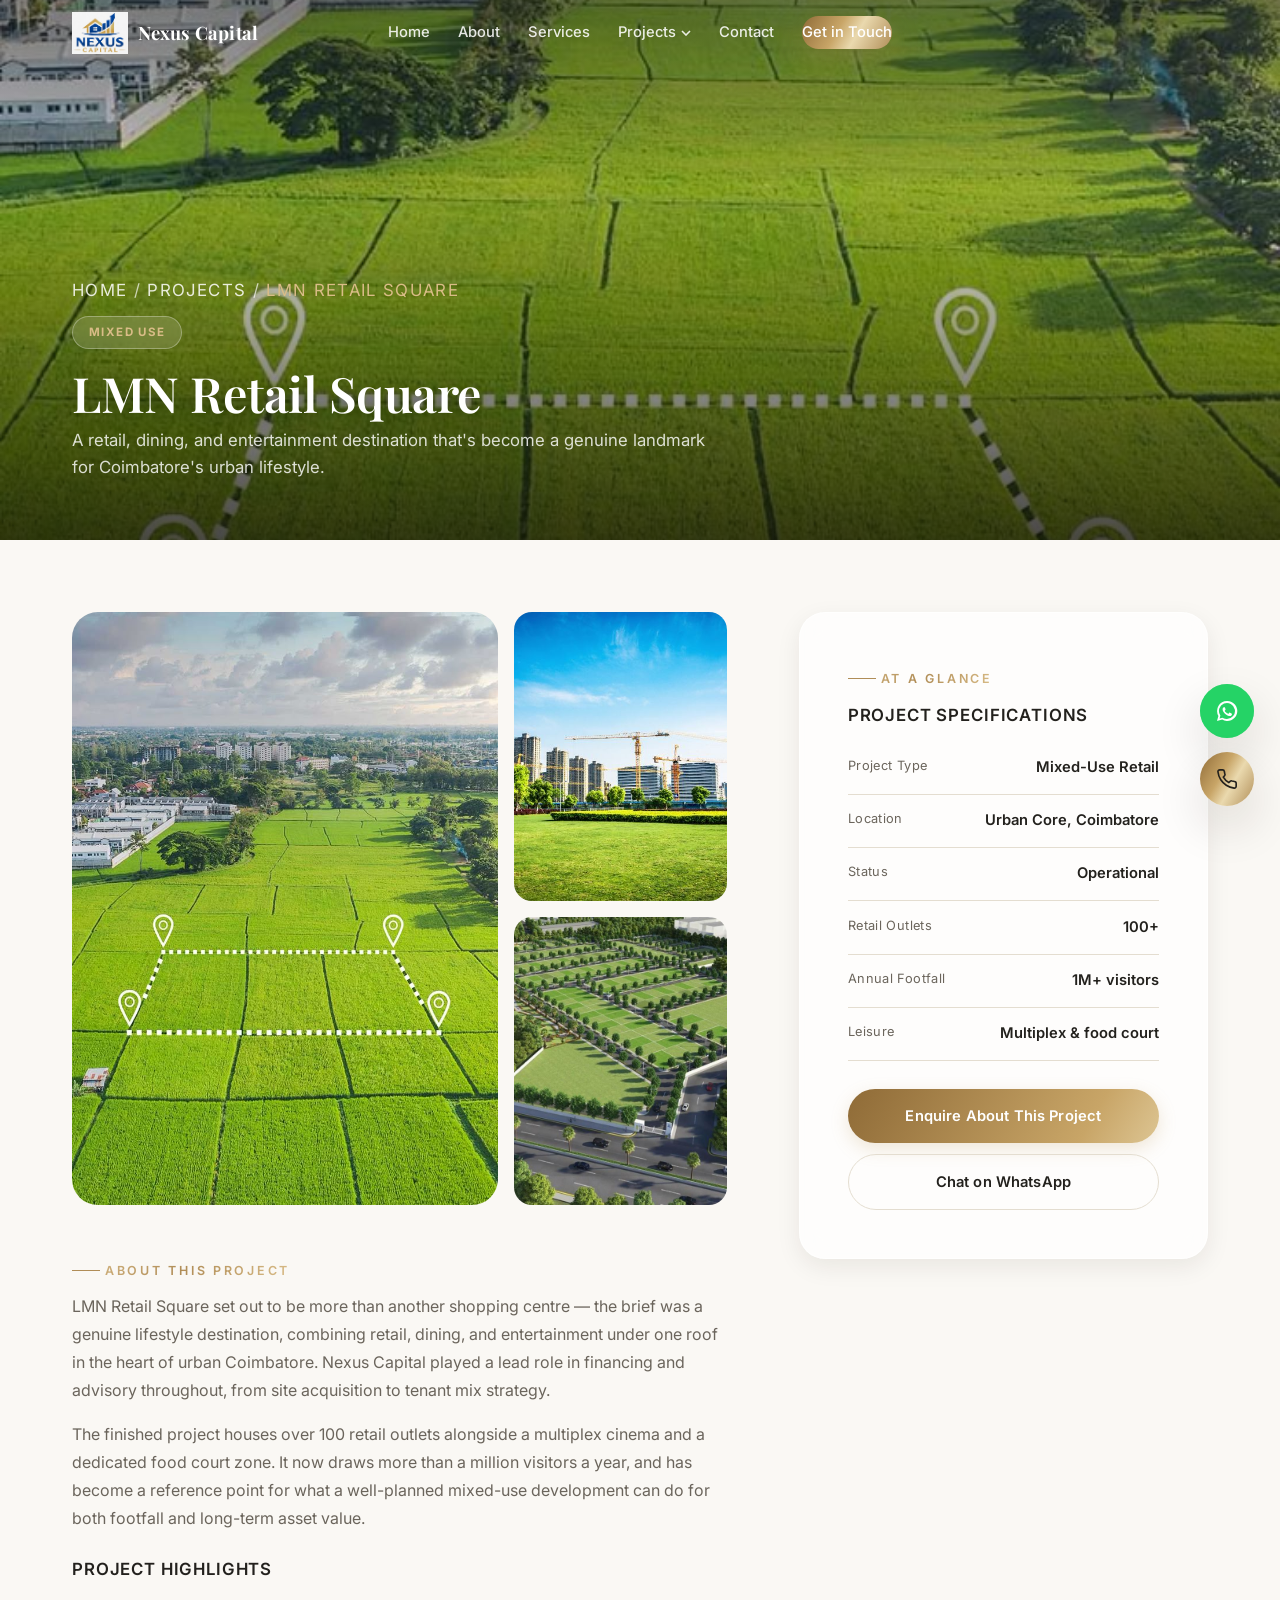
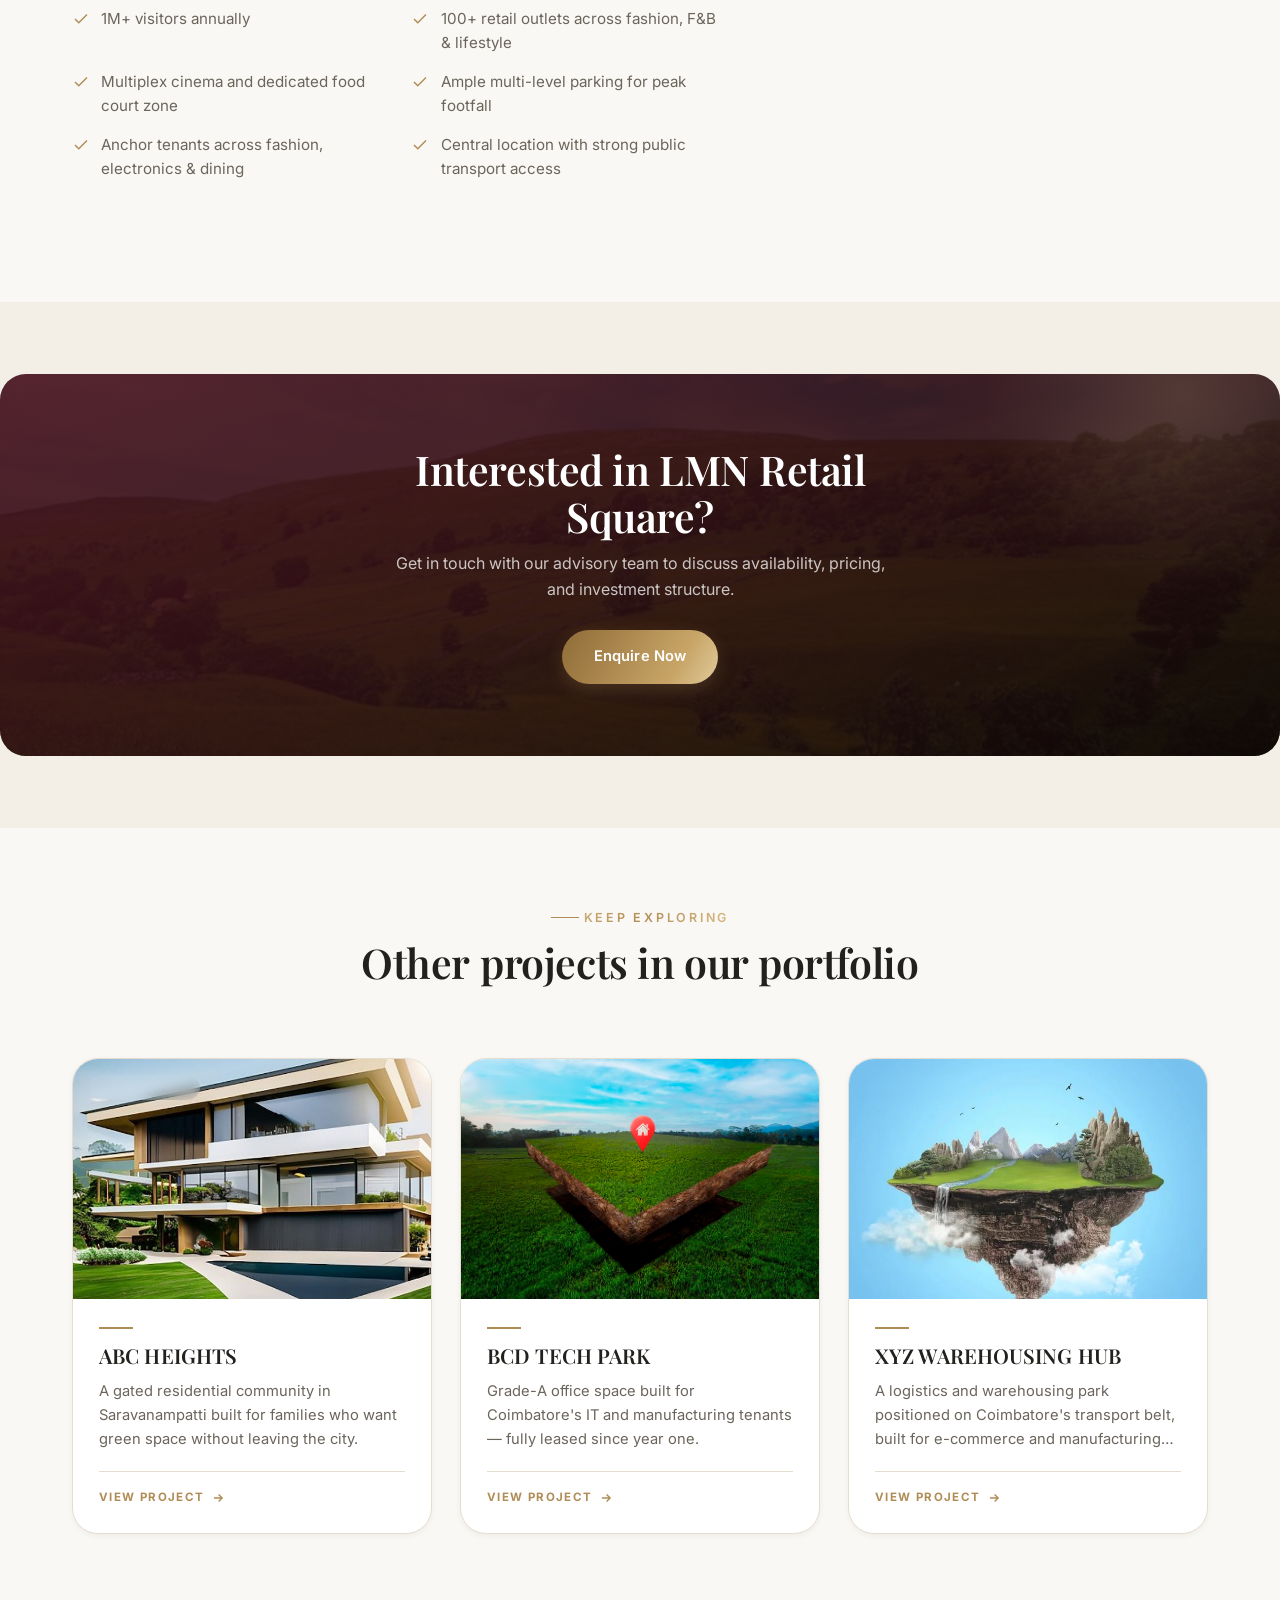
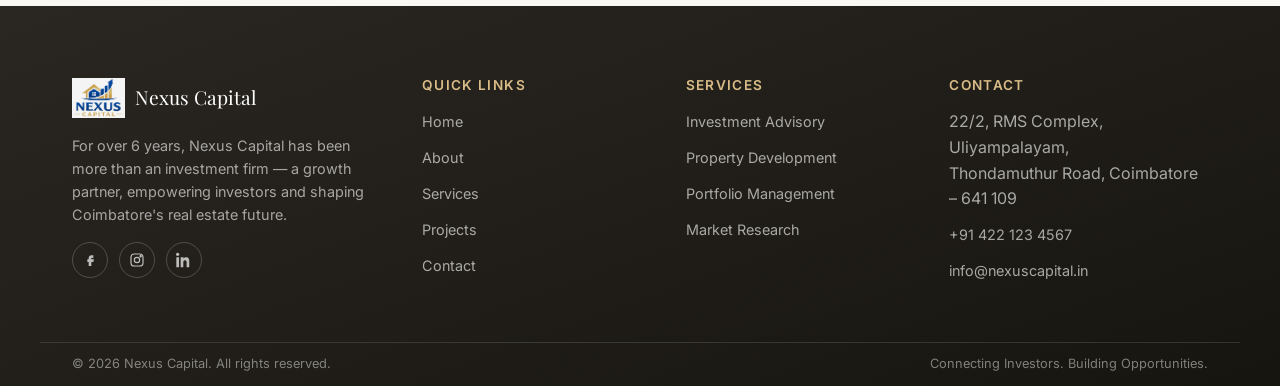
<file: nexus-capital-website (1)/project-lmn-retail-square.html>
<!DOCTYPE html>
<html lang="en">
<head>
<meta charset="UTF-8">
<meta name="viewport" content="width=device-width, initial-scale=1.0">
<title>LMN Retail Square | Nexus Capital — Real Estate Investment & Advisory</title>
<meta name="description" content="LMN Retail Square — a 100+ outlet mixed-use retail and entertainment destination in Coimbatore, welcoming over 1 million visitors a year.">
<link rel="canonical" href="https://www.nexuscapital.in/project-lmn-retail-square.html">
<meta name="robots" content="index, follow">

<meta property="og:type" content="website">
<meta property="og:title" content="LMN Retail Square | Nexus Capital">
<meta property="og:description" content="LMN Retail Square — a 100+ outlet mixed-use retail and entertainment destination in Coimbatore, welcoming over 1 million visitors a year.">
<meta property="og:image" content="images/logo/nexus-logo.png">
<meta property="og:url" content="https://www.nexuscapital.in/project-lmn-retail-square.html">

<meta name="twitter:card" content="summary_large_image">
<meta name="twitter:title" content="LMN Retail Square | Nexus Capital">
<meta name="twitter:description" content="LMN Retail Square — a 100+ outlet mixed-use retail and entertainment destination in Coimbatore, welcoming over 1 million visitors a year.">

<link rel="icon" type="image/png" sizes="32x32" href="images/logo/favicon-32.png">
<link rel="icon" type="image/png" sizes="16x16" href="images/logo/favicon-16.png">
<link rel="apple-touch-icon" sizes="180x180" href="images/logo/favicon-180.png">

<link rel="preconnect" href="https://fonts.googleapis.com">
<link rel="preconnect" href="https://fonts.gstatic.com" crossorigin>
<link href="https://fonts.googleapis.com/css2?family=Playfair+Display:ital,wght@0,500;0,600;0,700;0,800;1,500;1,600&family=Inter:wght@400;500;600;700;800&display=swap" rel="stylesheet">

<link rel="stylesheet" href="css/variables.css">
<link rel="stylesheet" href="css/style.css">
<link rel="stylesheet" href="css/components.css">
<link rel="stylesheet" href="css/animations.css">
<link rel="stylesheet" href="css/responsive.css">
<link rel="stylesheet" href="css/utilities.css">
<link rel="stylesheet" href="css/cinematic.css">
</head>
<body>

<a href="#main" class="skip-link">Skip to content</a>

<div class="preloader" aria-hidden="true">
  <img src="images/logo/nexus-logo.png" alt="" class="preloader__logo">
  <div class="preloader__bar"><span></span></div>
</div>

<div class="scroll-progress"></div>

<header class="navbar on-transparent">
  <div class="container navbar__inner">
    <a href="index.html" class="navbar__brand" aria-label="Nexus Capital home">
      <img src="images/logo/nexus-logo.png" alt="Nexus Capital logo">
      <span class="navbar__brand-text on-hero">Nexus Capital</span>
    </a>
    <nav class="navbar__links" aria-label="Primary">
      <a href="index.html">Home</a>
      <a href="about.html">About</a>
      <a href="services.html">Services</a>
      <div class="navbar__item navbar__item--mega">
        <a href="projects.html">Projects
          <svg class="navbar__caret" width="10" height="6" viewBox="0 0 10 6" fill="none" stroke="currentColor" stroke-width="1.6"><path d="M1 1l4 4 4-4"/></svg>
        </a>
        <div class="navbar__mega">
          <a href="projects.html#residential" class="navbar__mega-link"><span>Residential</span><small>Premium apartment communities</small></a>
          <a href="projects.html#commercial" class="navbar__mega-link"><span>Commercial</span><small>Grade-A office &amp; tech parks</small></a>
          <a href="projects.html#industrial" class="navbar__mega-link"><span>Industrial</span><small>Warehousing &amp; logistics hubs</small></a>
          <a href="projects.html#mixed-use" class="navbar__mega-link"><span>Mixed Use</span><small>Retail &amp; lifestyle destinations</small></a>
        </div>
      </div>
      <a href="contact.html">Contact</a>
      <a href="contact.html" class="navbar__cta">Get in Touch</a>
    </nav>
    <button class="navbar__toggle" aria-label="Toggle menu" aria-expanded="false">
      <span></span><span></span><span></span>
    </button>
  </div>
</header>

<main id="main">

  <section class="project-hero">
    <img src="images/240_F_1278569485_CNAXBXeyAqUdQZVoW4gjEt2VJ2xIFIp1.jpg" alt="LMN Retail Square — Mixed Use">
    <div class="project-hero__content">
      <div class="container">
        <p class="breadcrumb"><a href="index.html">Home</a> / <a href="projects.html">Projects</a> / <span>LMN Retail Square</span></p>
        <span class="project-hero__cat">Mixed Use</span>
        <h1>LMN Retail Square</h1>
        <p>A retail, dining, and entertainment destination that's become a genuine landmark for Coimbatore's urban lifestyle.</p>
      </div>
    </div>
  </section>

  <section class="section-pad">
    <div class="container">
      <div class="project-detail__layout">
        <div class="project-detail__body">
          <div class="project-detail__gallery">
            <div class="project-detail__gallery-main">
              <img src="images/240_F_1278569485_CNAXBXeyAqUdQZVoW4gjEt2VJ2xIFIp1.jpg" alt="LMN Retail Square main view" loading="lazy">
            </div>
            <div class="project-detail__gallery-sub">
              <img src="images/images (11).jpg" alt="LMN Retail Square detail view 1" loading="lazy">
              <img src="images/images (3).jpg" alt="LMN Retail Square detail view 2" loading="lazy">
            </div>
          </div>

          <span class="eyebrow">About This Project</span>
        <p>LMN Retail Square set out to be more than another shopping centre — the brief was a genuine lifestyle destination, combining retail, dining, and entertainment under one roof in the heart of urban Coimbatore. Nexus Capital played a lead role in financing and advisory throughout, from site acquisition to tenant mix strategy.</p>
        <p>The finished project houses over 100 retail outlets alongside a multiplex cinema and a dedicated food court zone. It now draws more than a million visitors a year, and has become a reference point for what a well-planned mixed-use development can do for both footfall and long-term asset value.</p>

          <h3 style="margin-top: var(--space-lg);">Project Highlights</h3>
          <ul class="project-highlights">
          <li><svg width="18" height="18" viewBox="0 0 24 24" fill="none" stroke="currentColor" stroke-width="2"><path d="M20 6L9 17l-5-5"/></svg><span>1M+ visitors annually</span></li>
          <li><svg width="18" height="18" viewBox="0 0 24 24" fill="none" stroke="currentColor" stroke-width="2"><path d="M20 6L9 17l-5-5"/></svg><span>100+ retail outlets across fashion, F&amp;B &amp; lifestyle</span></li>
          <li><svg width="18" height="18" viewBox="0 0 24 24" fill="none" stroke="currentColor" stroke-width="2"><path d="M20 6L9 17l-5-5"/></svg><span>Multiplex cinema and dedicated food court zone</span></li>
          <li><svg width="18" height="18" viewBox="0 0 24 24" fill="none" stroke="currentColor" stroke-width="2"><path d="M20 6L9 17l-5-5"/></svg><span>Ample multi-level parking for peak footfall</span></li>
          <li><svg width="18" height="18" viewBox="0 0 24 24" fill="none" stroke="currentColor" stroke-width="2"><path d="M20 6L9 17l-5-5"/></svg><span>Anchor tenants across fashion, electronics &amp; dining</span></li>
          <li><svg width="18" height="18" viewBox="0 0 24 24" fill="none" stroke="currentColor" stroke-width="2"><path d="M20 6L9 17l-5-5"/></svg><span>Central location with strong public transport access</span></li>
          </ul>
        </div>

        <aside class="project-spec-panel">
          <div class="panel">
            <span class="eyebrow">At a Glance</span>
            <h3 style="color:var(--color-text); margin-top:0.4rem;">Project Specifications</h3>
            <div class="project-spec-list">
          <div class="project-spec-list__item"><span>Project Type</span><strong>Mixed-Use Retail</strong></div>
          <div class="project-spec-list__item"><span>Location</span><strong>Urban Core, Coimbatore</strong></div>
          <div class="project-spec-list__item"><span>Status</span><strong>Operational</strong></div>
          <div class="project-spec-list__item"><span>Retail Outlets</span><strong>100+</strong></div>
          <div class="project-spec-list__item"><span>Annual Footfall</span><strong>1M+ visitors</strong></div>
          <div class="project-spec-list__item"><span>Leisure</span><strong>Multiplex &amp; food court</strong></div>
            </div>
            <a href="contact.html" class="btn btn-primary">Enquire About This Project</a>
            <a href="https://wa.me/914221234567?text=Hello%20Nexus%20Capital%2C%20I%27d%20like%20to%20know%20more%20about%20LMN%20Retail%20Square." target="_blank" rel="noopener" class="btn btn-outline-dark">Chat on WhatsApp</a>
          </div>
        </aside>
      </div>
    </div>
  </section>

  <section class="section-pad bg-soft">
    <div class="cta-band" data-reveal="scale" style="background: var(--color-off-white) url('images/240_F_1885730565_lJRngf1AnAbL4nVepG6wwszu0RkR1qNk.jpg') center / cover no-repeat;">
      <h2>Interested in LMN Retail Square?</h2>
      <p>Get in touch with our advisory team to discuss availability, pricing, and investment structure.</p>
      <div class="cta-band__actions">
        <a href="contact.html" class="btn btn-primary">Enquire Now</a>
      </div>
    </div>
  </section>

  <section class="section-pad">
    <div class="container">
      <div class="section-head text-center mx-auto" data-reveal="fade">
        <span class="eyebrow" style="justify-content:center">Keep Exploring</span>
        <h2>Other projects in our portfolio</h2>
      </div>
      <div class="project-cross-links">
        <a href="project-abc-heights.html" class="resource-card" style="text-decoration:none;">
          <div class="resource-card__img">
            <img src="images/images (4).jpg" alt="ABC Heights" loading="lazy">
            <span class="resource-card__cat">Residential</span>
          </div>
          <div class="resource-card__body">
            <h3 class="resource-card__title">ABC Heights</h3>
            <p class="resource-card__desc">A gated residential community in Saravanampatti built for families who want green space without leaving the city.</p>
            <div class="resource-card__footer">
              <span class="resource-card__link">VIEW PROJECT <svg viewBox="0 0 24 24" fill="none" stroke="currentColor" stroke-width="2.5"><path d="M5 12h14m-6-6 6 6-6 6"/></svg></span>
            </div>
          </div>
        </a>
        <a href="project-bcd-tech-park.html" class="resource-card" style="text-decoration:none;">
          <div class="resource-card__img">
            <img src="images/images (6).jpg" alt="BCD Tech Park" loading="lazy">
            <span class="resource-card__cat">Commercial</span>
          </div>
          <div class="resource-card__body">
            <h3 class="resource-card__title">BCD Tech Park</h3>
            <p class="resource-card__desc">Grade-A office space built for Coimbatore's IT and manufacturing tenants — fully leased since year one.</p>
            <div class="resource-card__footer">
              <span class="resource-card__link">VIEW PROJECT <svg viewBox="0 0 24 24" fill="none" stroke="currentColor" stroke-width="2.5"><path d="M5 12h14m-6-6 6 6-6 6"/></svg></span>
            </div>
          </div>
        </a>
        <a href="project-xyz-warehousing-hub.html" class="resource-card" style="text-decoration:none;">
          <div class="resource-card__img">
            <img src="images/images (7).jpg" alt="XYZ Warehousing Hub" loading="lazy">
            <span class="resource-card__cat">Industrial</span>
          </div>
          <div class="resource-card__body">
            <h3 class="resource-card__title">XYZ Warehousing Hub</h3>
            <p class="resource-card__desc">A logistics and warehousing park positioned on Coimbatore's transport belt, built for e-commerce and manufacturing demand.</p>
            <div class="resource-card__footer">
              <span class="resource-card__link">VIEW PROJECT <svg viewBox="0 0 24 24" fill="none" stroke="currentColor" stroke-width="2.5"><path d="M5 12h14m-6-6 6 6-6 6"/></svg></span>
            </div>
          </div>
        </a>
      </div>
    </div>
  </section>

</main>

<footer class="footer">
  <div class="container footer__grid">
    <div>
      <div class="footer__brand">
        <img src="images/logo/nexus-logo.png" alt="Nexus Capital logo">
        <span class="footer__brand-text">Nexus Capital</span>
      </div>
      <p>For over 6 years, Nexus Capital has been more than an investment firm — a growth partner, empowering investors and shaping Coimbatore's real estate future.</p>
      <div class="footer__social">
        <a href="#" aria-label="Facebook"><svg width="16" height="16" viewBox="0 0 24 24" fill="currentColor"><path d="M14 9h3V5h-3c-2.2 0-4 1.8-4 4v2H8v4h2v6h4v-6h3l1-4h-4V9c0-.6.4-1 1-1z"/></svg></a>
        <a href="#" aria-label="Instagram"><svg width="16" height="16" viewBox="0 0 24 24" fill="none" stroke="currentColor" stroke-width="1.8"><rect x="3" y="3" width="18" height="18" rx="5"/><circle cx="12" cy="12" r="4"/><circle cx="17.5" cy="6.5" r="1"/></svg></a>
        <a href="#" aria-label="LinkedIn"><svg width="16" height="16" viewBox="0 0 24 24" fill="currentColor"><path d="M4.98 3.5C4.98 4.9 3.9 6 2.5 6S0 4.9 0 3.5 1.1 1 2.5 1s2.48 1.1 2.48 2.5zM.5 8h4V23h-4V8zm7 0h3.8v2.05h.05c.53-1 1.83-2.05 3.77-2.05 4.03 0 4.77 2.65 4.77 6.1V23h-4v-6.87c0-1.64-.03-3.75-2.29-3.75-2.29 0-2.64 1.79-2.64 3.63V23h-4V8z"/></svg></a>
      </div>
    </div>
    <div>
      <h4>Quick Links</h4>
      <ul class="footer__links">
        <li><a href="index.html">Home</a></li>
        <li><a href="about.html">About</a></li>
        <li><a href="services.html">Services</a></li>
        <li><a href="projects.html">Projects</a></li>
        <li><a href="contact.html">Contact</a></li>
      </ul>
    </div>
    <div>
      <h4>Services</h4>
      <ul class="footer__links">
        <li><a href="services.html">Investment Advisory</a></li>
        <li><a href="services.html">Property Development</a></li>
        <li><a href="services.html">Portfolio Management</a></li>
        <li><a href="services.html">Market Research</a></li>
      </ul>
    </div>
    <div>
      <h4>Contact</h4>
      <ul class="footer__links">
        <li>22/2, RMS Complex, Uliyampalayam,<br>Thondamuthur Road, Coimbatore – 641 109</li>
        <li><a href="tel:+914221234567">+91 422 123 4567</a></li>
        <li><a href="mailto:info@nexuscapital.in">info@nexuscapital.in</a></li>
      </ul>
    </div>
  </div>
  <div class="container footer__bottom">
    <span>© <span data-year></span> Nexus Capital. All rights reserved.</span>
    <span>Connecting Investors. Building Opportunities.</span>
  </div>
</footer>

<div class="floating-buttons">
  <a class="fab fab--whatsapp" href="https://wa.me/914221234567?text=Hello%20Nexus%20Capital%2C%20I%27d%20like%20to%20know%20more%20about%20your%20investment%20services." target="_blank" rel="noopener" aria-label="Chat on WhatsApp">
    <span class="fab__pulse"></span>
    <svg width="24" height="24" viewBox="0 0 24 24" fill="currentColor"><path d="M12 2a10 10 0 0 0-8.6 15L2 22l5.2-1.4A10 10 0 1 0 12 2zm0 18a8 8 0 0 1-4.1-1.1l-.3-.2-3 .8.8-2.9-.2-.3A8 8 0 1 1 12 20zm4.4-5.6c-.2-.1-1.4-.7-1.6-.8-.2-.1-.4-.1-.5.1-.2.2-.6.8-.8 1-.1.1-.3.2-.5.1-.2-.1-1-.4-1.9-1.2-.7-.6-1.2-1.4-1.3-1.6-.1-.2 0-.4.1-.5l.4-.4c.1-.1.2-.3.2-.4.1-.2 0-.3 0-.4L10 8.6c-.2-.4-.4-.4-.5-.4h-.5c-.2 0-.4.1-.6.3-.2.2-.8.8-.8 2s.8 2.3 1 2.5c.1.1 1.6 2.5 3.9 3.4.5.2.9.4 1.3.5.5.1 1 .1 1.4.1.4-.1 1.4-.6 1.6-1.1.2-.5.2-1 .1-1.1-.1-.1-.2-.2-.4-.3z"/></svg>
  </a>
  <a class="fab fab--call" href="tel:+914221234567" aria-label="Call Nexus Capital">
    <svg width="22" height="22" viewBox="0 0 24 24" fill="none" stroke="currentColor" stroke-width="1.8"><path d="M22 16.9v3a2 2 0 0 1-2.2 2 19.8 19.8 0 0 1-8.6-3.1 19.5 19.5 0 0 1-6-6 19.8 19.8 0 0 1-3.1-8.7A2 2 0 0 1 4.1 2h3a2 2 0 0 1 2 1.7c.1.9.3 1.8.6 2.7a2 2 0 0 1-.4 2.1L8 9.9a16 16 0 0 0 6 6l1.4-1.4a2 2 0 0 1 2.1-.4c.9.3 1.8.5 2.7.6a2 2 0 0 1 1.8 2.2z"/></svg>
  </a>
  <button class="fab fab--top" aria-label="Back to top">
    <svg width="20" height="20" viewBox="0 0 24 24" fill="none" stroke="currentColor" stroke-width="2"><path d="M12 19V5M5 12l7-7 7 7"/></svg>
  </button>
</div>

<script src="js/loader.js"></script>
<script src="js/navbar.js"></script>
<script src="js/scroll.js"></script>
<script src="js/counter.js"></script>
<script src="js/animations.js"></script>
<script src="js/projects.js"></script>
<script src="js/cinematic.js"></script>
<script src="js/main.js"></script>
</body>
</html>
</file>
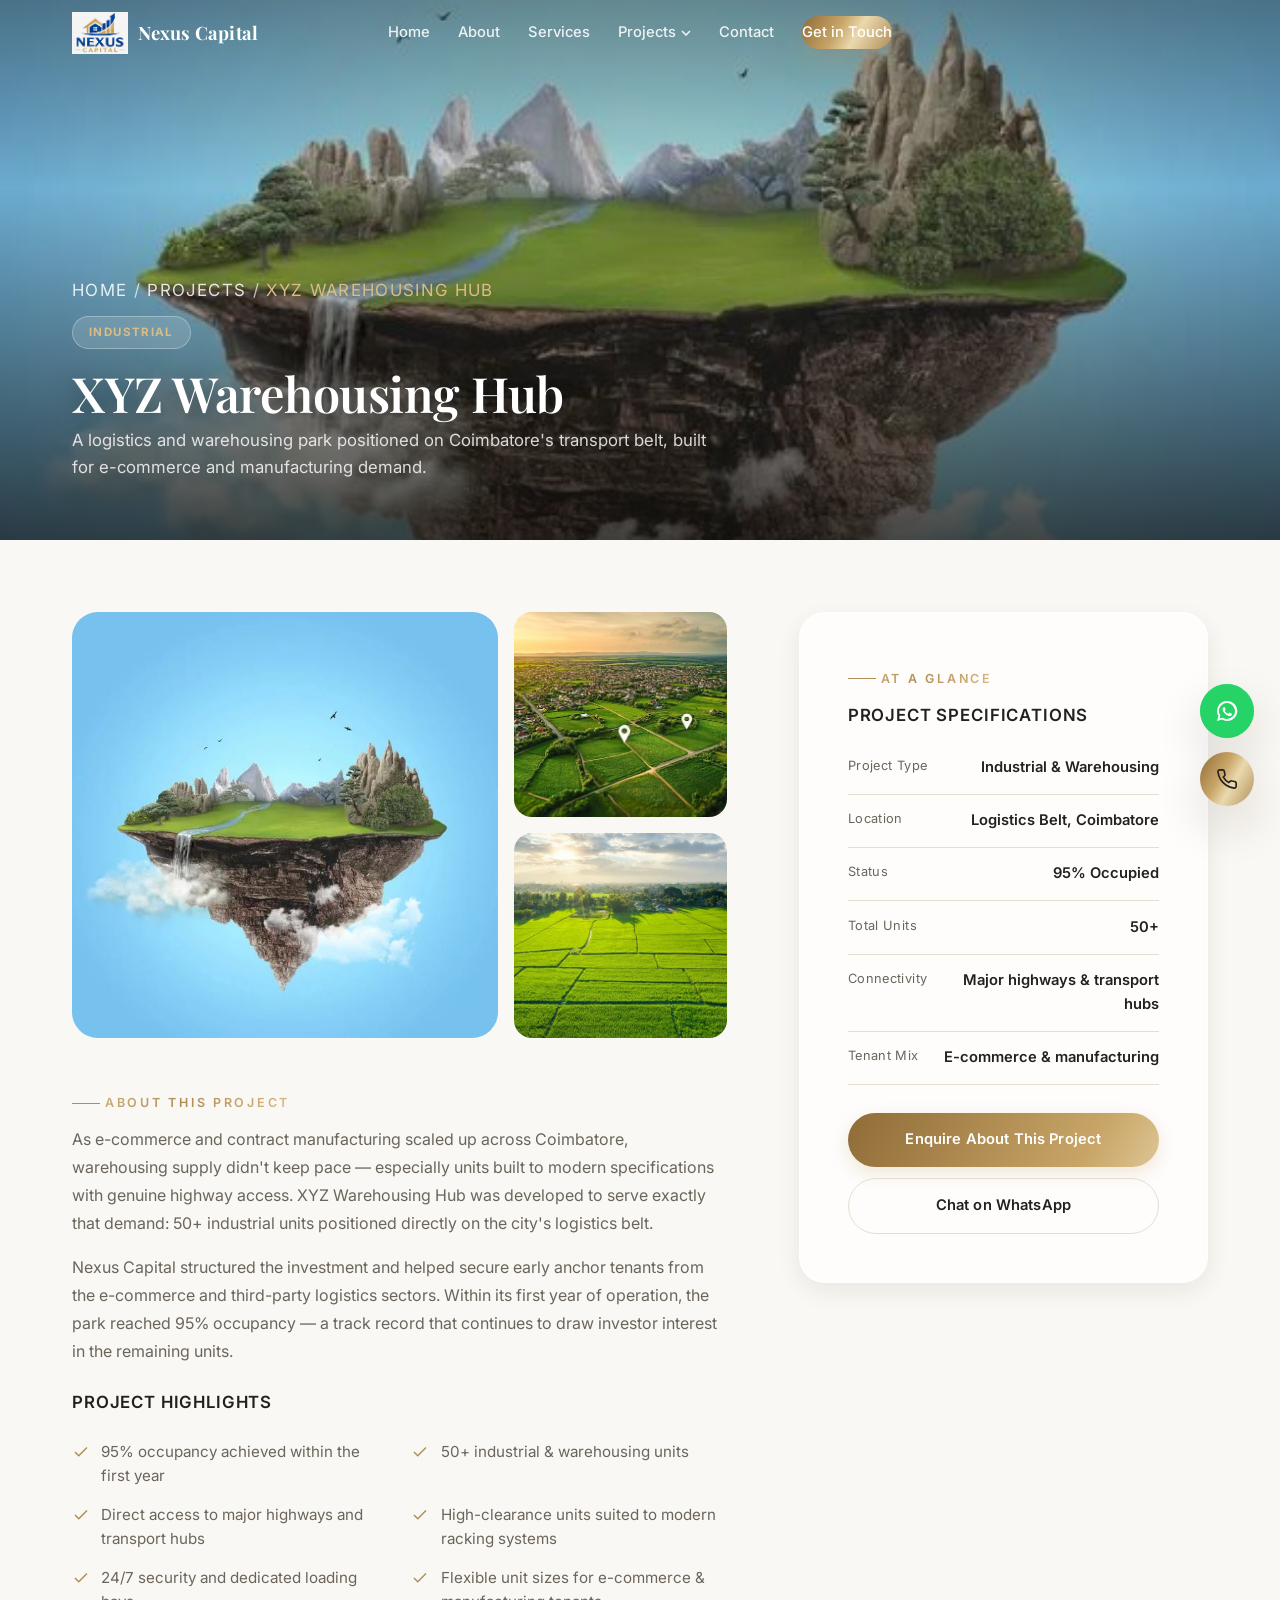
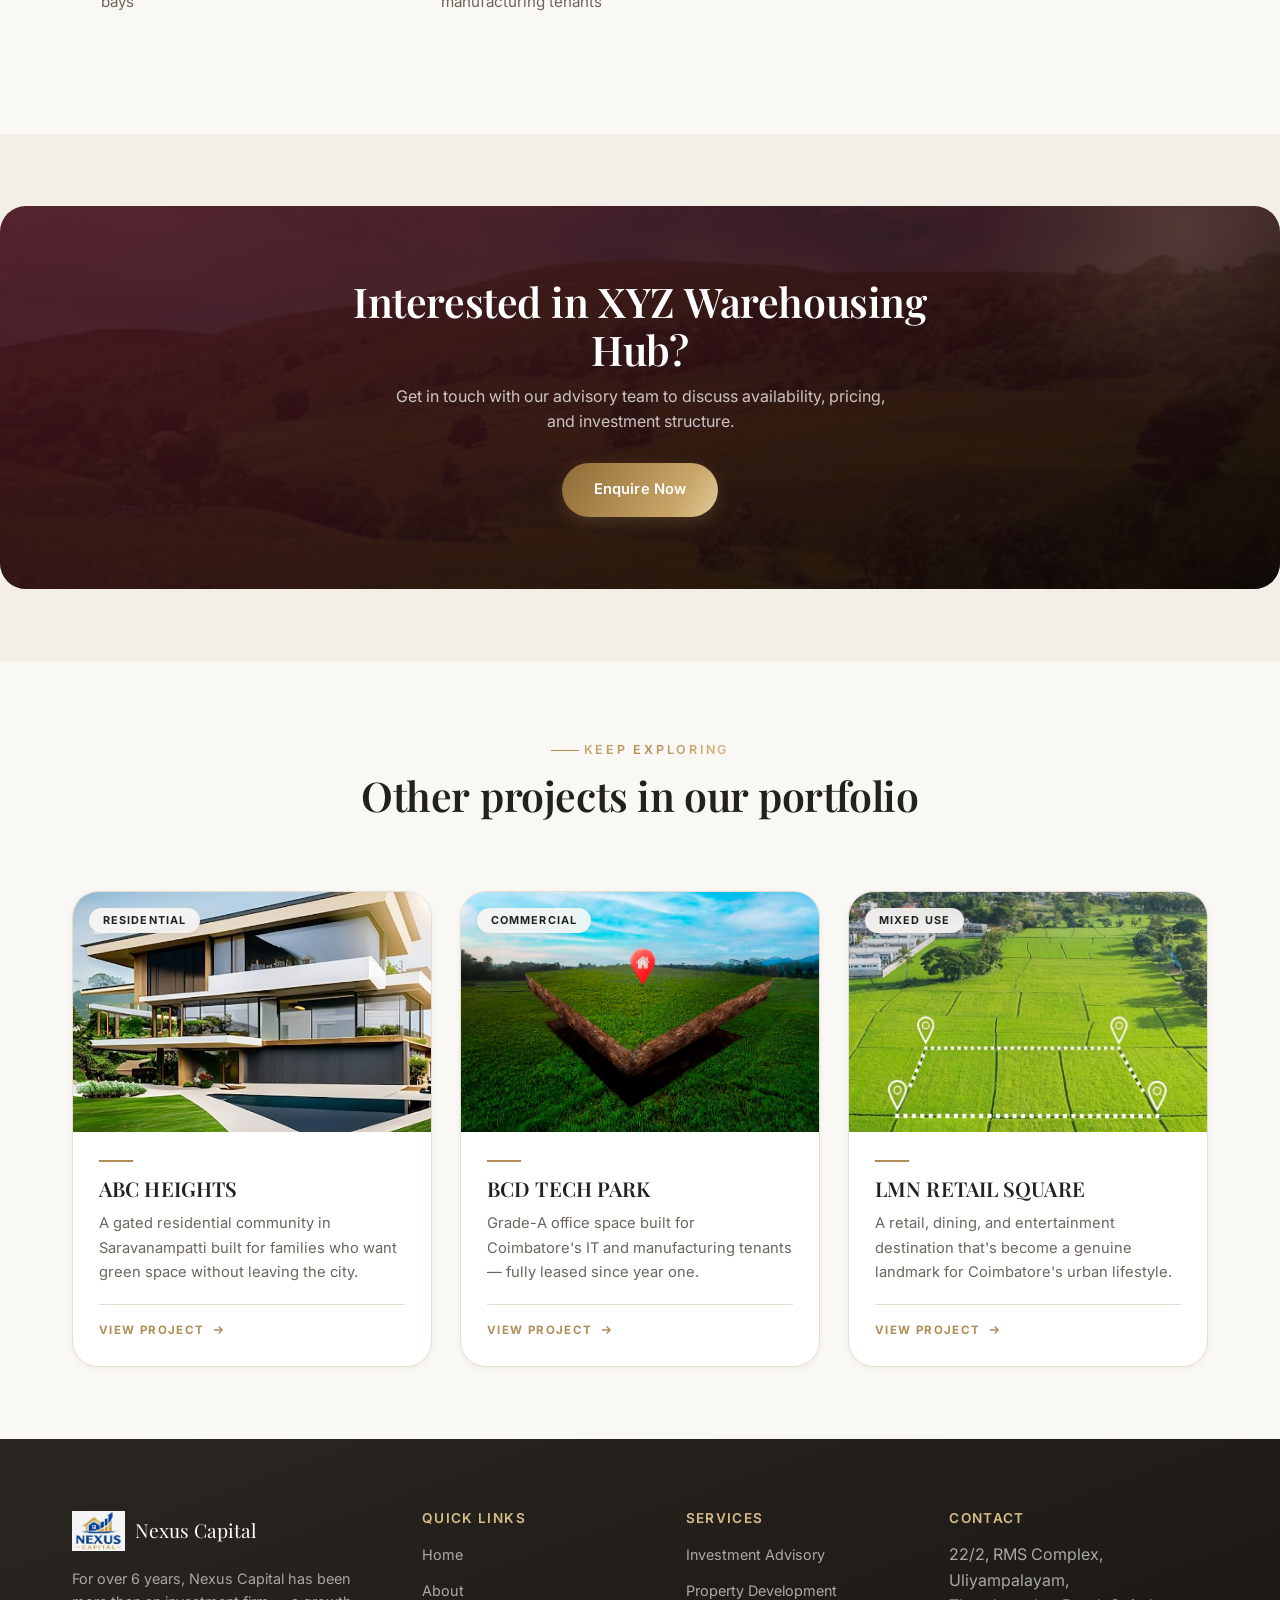
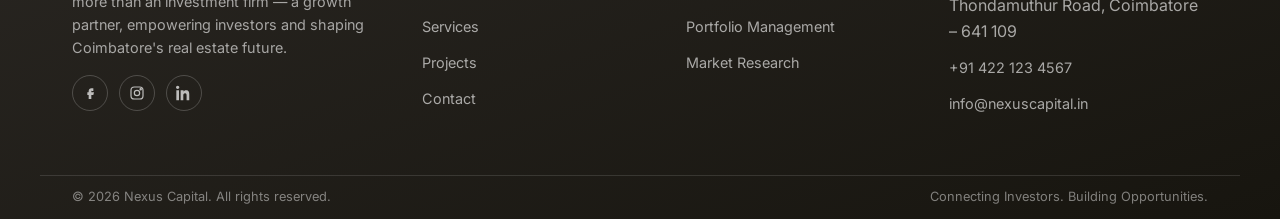
<file: nexus-capital-website (1)/project-xyz-warehousing-hub.html>
<!DOCTYPE html>
<html lang="en">
<head>
<meta charset="UTF-8">
<meta name="viewport" content="width=device-width, initial-scale=1.0">
<title>XYZ Warehousing Hub | Nexus Capital — Real Estate Investment & Advisory</title>
<meta name="description" content="XYZ Warehousing Hub — 50+ industrial and warehousing units near Coimbatore's logistics belt, delivered with 95% occupancy within the first year.">
<link rel="canonical" href="https://www.nexuscapital.in/project-xyz-warehousing-hub.html">
<meta name="robots" content="index, follow">

<meta property="og:type" content="website">
<meta property="og:title" content="XYZ Warehousing Hub | Nexus Capital">
<meta property="og:description" content="XYZ Warehousing Hub — 50+ industrial and warehousing units near Coimbatore's logistics belt, delivered with 95% occupancy within the first year.">
<meta property="og:image" content="images/logo/nexus-logo.png">
<meta property="og:url" content="https://www.nexuscapital.in/project-xyz-warehousing-hub.html">

<meta name="twitter:card" content="summary_large_image">
<meta name="twitter:title" content="XYZ Warehousing Hub | Nexus Capital">
<meta name="twitter:description" content="XYZ Warehousing Hub — 50+ industrial and warehousing units near Coimbatore's logistics belt, delivered with 95% occupancy within the first year.">

<link rel="icon" type="image/png" sizes="32x32" href="images/logo/favicon-32.png">
<link rel="icon" type="image/png" sizes="16x16" href="images/logo/favicon-16.png">
<link rel="apple-touch-icon" sizes="180x180" href="images/logo/favicon-180.png">

<link rel="preconnect" href="https://fonts.googleapis.com">
<link rel="preconnect" href="https://fonts.gstatic.com" crossorigin>
<link href="https://fonts.googleapis.com/css2?family=Playfair+Display:ital,wght@0,500;0,600;0,700;0,800;1,500;1,600&family=Inter:wght@400;500;600;700;800&display=swap" rel="stylesheet">

<link rel="stylesheet" href="css/variables.css">
<link rel="stylesheet" href="css/style.css">
<link rel="stylesheet" href="css/components.css">
<link rel="stylesheet" href="css/animations.css">
<link rel="stylesheet" href="css/responsive.css">
<link rel="stylesheet" href="css/utilities.css">
<link rel="stylesheet" href="css/cinematic.css">
</head>
<body>

<a href="#main" class="skip-link">Skip to content</a>

<div class="preloader" aria-hidden="true">
  <img src="images/logo/nexus-logo.png" alt="" class="preloader__logo">
  <div class="preloader__bar"><span></span></div>
</div>

<div class="scroll-progress"></div>

<header class="navbar on-transparent">
  <div class="container navbar__inner">
    <a href="index.html" class="navbar__brand" aria-label="Nexus Capital home">
      <img src="images/logo/nexus-logo.png" alt="Nexus Capital logo">
      <span class="navbar__brand-text on-hero">Nexus Capital</span>
    </a>
    <nav class="navbar__links" aria-label="Primary">
      <a href="index.html">Home</a>
      <a href="about.html">About</a>
      <a href="services.html">Services</a>
      <div class="navbar__item navbar__item--mega">
        <a href="projects.html">Projects
          <svg class="navbar__caret" width="10" height="6" viewBox="0 0 10 6" fill="none" stroke="currentColor" stroke-width="1.6"><path d="M1 1l4 4 4-4"/></svg>
        </a>
        <div class="navbar__mega">
          <a href="projects.html#residential" class="navbar__mega-link"><span>Residential</span><small>Premium apartment communities</small></a>
          <a href="projects.html#commercial" class="navbar__mega-link"><span>Commercial</span><small>Grade-A office &amp; tech parks</small></a>
          <a href="projects.html#industrial" class="navbar__mega-link"><span>Industrial</span><small>Warehousing &amp; logistics hubs</small></a>
          <a href="projects.html#mixed-use" class="navbar__mega-link"><span>Mixed Use</span><small>Retail &amp; lifestyle destinations</small></a>
        </div>
      </div>
      <a href="contact.html">Contact</a>
      <a href="contact.html" class="navbar__cta">Get in Touch</a>
    </nav>
    <button class="navbar__toggle" aria-label="Toggle menu" aria-expanded="false">
      <span></span><span></span><span></span>
    </button>
  </div>
</header>

<main id="main">

  <section class="project-hero">
    <img src="images/images (7).jpg" alt="XYZ Warehousing Hub — Industrial">
    <div class="project-hero__content">
      <div class="container">
        <p class="breadcrumb"><a href="index.html">Home</a> / <a href="projects.html">Projects</a> / <span>XYZ Warehousing Hub</span></p>
        <span class="project-hero__cat">Industrial</span>
        <h1>XYZ Warehousing Hub</h1>
        <p>A logistics and warehousing park positioned on Coimbatore's transport belt, built for e-commerce and manufacturing demand.</p>
      </div>
    </div>
  </section>

  <section class="section-pad">
    <div class="container">
      <div class="project-detail__layout">
        <div class="project-detail__body">
          <div class="project-detail__gallery">
            <div class="project-detail__gallery-main">
              <img src="images/images (7).jpg" alt="XYZ Warehousing Hub main view" loading="lazy">
            </div>
            <div class="project-detail__gallery-sub">
              <img src="images/images (10).jpg" alt="XYZ Warehousing Hub detail view 1" loading="lazy">
              <img src="images/images (13).jpg" alt="XYZ Warehousing Hub detail view 2" loading="lazy">
            </div>
          </div>

          <span class="eyebrow">About This Project</span>
        <p>As e-commerce and contract manufacturing scaled up across Coimbatore, warehousing supply didn't keep pace — especially units built to modern specifications with genuine highway access. XYZ Warehousing Hub was developed to serve exactly that demand: 50+ industrial units positioned directly on the city's logistics belt.</p>
        <p>Nexus Capital structured the investment and helped secure early anchor tenants from the e-commerce and third-party logistics sectors. Within its first year of operation, the park reached 95% occupancy — a track record that continues to draw investor interest in the remaining units.</p>

          <h3 style="margin-top: var(--space-lg);">Project Highlights</h3>
          <ul class="project-highlights">
          <li><svg width="18" height="18" viewBox="0 0 24 24" fill="none" stroke="currentColor" stroke-width="2"><path d="M20 6L9 17l-5-5"/></svg><span>95% occupancy achieved within the first year</span></li>
          <li><svg width="18" height="18" viewBox="0 0 24 24" fill="none" stroke="currentColor" stroke-width="2"><path d="M20 6L9 17l-5-5"/></svg><span>50+ industrial &amp; warehousing units</span></li>
          <li><svg width="18" height="18" viewBox="0 0 24 24" fill="none" stroke="currentColor" stroke-width="2"><path d="M20 6L9 17l-5-5"/></svg><span>Direct access to major highways and transport hubs</span></li>
          <li><svg width="18" height="18" viewBox="0 0 24 24" fill="none" stroke="currentColor" stroke-width="2"><path d="M20 6L9 17l-5-5"/></svg><span>High-clearance units suited to modern racking systems</span></li>
          <li><svg width="18" height="18" viewBox="0 0 24 24" fill="none" stroke="currentColor" stroke-width="2"><path d="M20 6L9 17l-5-5"/></svg><span>24/7 security and dedicated loading bays</span></li>
          <li><svg width="18" height="18" viewBox="0 0 24 24" fill="none" stroke="currentColor" stroke-width="2"><path d="M20 6L9 17l-5-5"/></svg><span>Flexible unit sizes for e-commerce &amp; manufacturing tenants</span></li>
          </ul>
        </div>

        <aside class="project-spec-panel">
          <div class="panel">
            <span class="eyebrow">At a Glance</span>
            <h3 style="color:var(--color-text); margin-top:0.4rem;">Project Specifications</h3>
            <div class="project-spec-list">
          <div class="project-spec-list__item"><span>Project Type</span><strong>Industrial &amp; Warehousing</strong></div>
          <div class="project-spec-list__item"><span>Location</span><strong>Logistics Belt, Coimbatore</strong></div>
          <div class="project-spec-list__item"><span>Status</span><strong>95% Occupied</strong></div>
          <div class="project-spec-list__item"><span>Total Units</span><strong>50+</strong></div>
          <div class="project-spec-list__item"><span>Connectivity</span><strong>Major highways &amp; transport hubs</strong></div>
          <div class="project-spec-list__item"><span>Tenant Mix</span><strong>E-commerce &amp; manufacturing</strong></div>
            </div>
            <a href="contact.html" class="btn btn-primary">Enquire About This Project</a>
            <a href="https://wa.me/914221234567?text=Hello%20Nexus%20Capital%2C%20I%27d%20like%20to%20know%20more%20about%20XYZ%20Warehousing%20Hub." target="_blank" rel="noopener" class="btn btn-outline-dark">Chat on WhatsApp</a>
          </div>
        </aside>
      </div>
    </div>
  </section>

  <section class="section-pad bg-soft">
    <div class="cta-band" data-reveal="scale" style="background: var(--color-off-white) url('images/240_F_1885730565_lJRngf1AnAbL4nVepG6wwszu0RkR1qNk.jpg') center / cover no-repeat;">
      <h2>Interested in XYZ Warehousing Hub?</h2>
      <p>Get in touch with our advisory team to discuss availability, pricing, and investment structure.</p>
      <div class="cta-band__actions">
        <a href="contact.html" class="btn btn-primary">Enquire Now</a>
      </div>
    </div>
  </section>

  <section class="section-pad">
    <div class="container">
      <div class="section-head text-center mx-auto" data-reveal="fade">
        <span class="eyebrow" style="justify-content:center">Keep Exploring</span>
        <h2>Other projects in our portfolio</h2>
      </div>
      <div class="project-cross-links">
        <a href="project-abc-heights.html" class="resource-card" style="text-decoration:none;">
          <div class="resource-card__img">
            <img src="images/images (4).jpg" alt="ABC Heights" loading="lazy">
            <span class="resource-card__cat">Residential</span>
          </div>
          <div class="resource-card__body">
            <h3 class="resource-card__title">ABC Heights</h3>
            <p class="resource-card__desc">A gated residential community in Saravanampatti built for families who want green space without leaving the city.</p>
            <div class="resource-card__footer">
              <span class="resource-card__link">VIEW PROJECT <svg viewBox="0 0 24 24" fill="none" stroke="currentColor" stroke-width="2.5"><path d="M5 12h14m-6-6 6 6-6 6"/></svg></span>
            </div>
          </div>
        </a>
        <a href="project-bcd-tech-park.html" class="resource-card" style="text-decoration:none;">
          <div class="resource-card__img">
            <img src="images/images (6).jpg" alt="BCD Tech Park" loading="lazy">
            <span class="resource-card__cat">Commercial</span>
          </div>
          <div class="resource-card__body">
            <h3 class="resource-card__title">BCD Tech Park</h3>
            <p class="resource-card__desc">Grade-A office space built for Coimbatore's IT and manufacturing tenants — fully leased since year one.</p>
            <div class="resource-card__footer">
              <span class="resource-card__link">VIEW PROJECT <svg viewBox="0 0 24 24" fill="none" stroke="currentColor" stroke-width="2.5"><path d="M5 12h14m-6-6 6 6-6 6"/></svg></span>
            </div>
          </div>
        </a>
        <a href="project-lmn-retail-square.html" class="resource-card" style="text-decoration:none;">
          <div class="resource-card__img">
            <img src="images/240_F_1278569485_CNAXBXeyAqUdQZVoW4gjEt2VJ2xIFIp1.jpg" alt="LMN Retail Square" loading="lazy">
            <span class="resource-card__cat">Mixed Use</span>
          </div>
          <div class="resource-card__body">
            <h3 class="resource-card__title">LMN Retail Square</h3>
            <p class="resource-card__desc">A retail, dining, and entertainment destination that's become a genuine landmark for Coimbatore's urban lifestyle.</p>
            <div class="resource-card__footer">
              <span class="resource-card__link">VIEW PROJECT <svg viewBox="0 0 24 24" fill="none" stroke="currentColor" stroke-width="2.5"><path d="M5 12h14m-6-6 6 6-6 6"/></svg></span>
            </div>
          </div>
        </a>
      </div>
    </div>
  </section>

</main>

<footer class="footer">
  <div class="container footer__grid">
    <div>
      <div class="footer__brand">
        <img src="images/logo/nexus-logo.png" alt="Nexus Capital logo">
        <span class="footer__brand-text">Nexus Capital</span>
      </div>
      <p>For over 6 years, Nexus Capital has been more than an investment firm — a growth partner, empowering investors and shaping Coimbatore's real estate future.</p>
      <div class="footer__social">
        <a href="#" aria-label="Facebook"><svg width="16" height="16" viewBox="0 0 24 24" fill="currentColor"><path d="M14 9h3V5h-3c-2.2 0-4 1.8-4 4v2H8v4h2v6h4v-6h3l1-4h-4V9c0-.6.4-1 1-1z"/></svg></a>
        <a href="#" aria-label="Instagram"><svg width="16" height="16" viewBox="0 0 24 24" fill="none" stroke="currentColor" stroke-width="1.8"><rect x="3" y="3" width="18" height="18" rx="5"/><circle cx="12" cy="12" r="4"/><circle cx="17.5" cy="6.5" r="1"/></svg></a>
        <a href="#" aria-label="LinkedIn"><svg width="16" height="16" viewBox="0 0 24 24" fill="currentColor"><path d="M4.98 3.5C4.98 4.9 3.9 6 2.5 6S0 4.9 0 3.5 1.1 1 2.5 1s2.48 1.1 2.48 2.5zM.5 8h4V23h-4V8zm7 0h3.8v2.05h.05c.53-1 1.83-2.05 3.77-2.05 4.03 0 4.77 2.65 4.77 6.1V23h-4v-6.87c0-1.64-.03-3.75-2.29-3.75-2.29 0-2.64 1.79-2.64 3.63V23h-4V8z"/></svg></a>
      </div>
    </div>
    <div>
      <h4>Quick Links</h4>
      <ul class="footer__links">
        <li><a href="index.html">Home</a></li>
        <li><a href="about.html">About</a></li>
        <li><a href="services.html">Services</a></li>
        <li><a href="projects.html">Projects</a></li>
        <li><a href="contact.html">Contact</a></li>
      </ul>
    </div>
    <div>
      <h4>Services</h4>
      <ul class="footer__links">
        <li><a href="services.html">Investment Advisory</a></li>
        <li><a href="services.html">Property Development</a></li>
        <li><a href="services.html">Portfolio Management</a></li>
        <li><a href="services.html">Market Research</a></li>
      </ul>
    </div>
    <div>
      <h4>Contact</h4>
      <ul class="footer__links">
        <li>22/2, RMS Complex, Uliyampalayam,<br>Thondamuthur Road, Coimbatore – 641 109</li>
        <li><a href="tel:+914221234567">+91 422 123 4567</a></li>
        <li><a href="mailto:info@nexuscapital.in">info@nexuscapital.in</a></li>
      </ul>
    </div>
  </div>
  <div class="container footer__bottom">
    <span>© <span data-year></span> Nexus Capital. All rights reserved.</span>
    <span>Connecting Investors. Building Opportunities.</span>
  </div>
</footer>

<div class="floating-buttons">
  <a class="fab fab--whatsapp" href="https://wa.me/914221234567?text=Hello%20Nexus%20Capital%2C%20I%27d%20like%20to%20know%20more%20about%20your%20investment%20services." target="_blank" rel="noopener" aria-label="Chat on WhatsApp">
    <span class="fab__pulse"></span>
    <svg width="24" height="24" viewBox="0 0 24 24" fill="currentColor"><path d="M12 2a10 10 0 0 0-8.6 15L2 22l5.2-1.4A10 10 0 1 0 12 2zm0 18a8 8 0 0 1-4.1-1.1l-.3-.2-3 .8.8-2.9-.2-.3A8 8 0 1 1 12 20zm4.4-5.6c-.2-.1-1.4-.7-1.6-.8-.2-.1-.4-.1-.5.1-.2.2-.6.8-.8 1-.1.1-.3.2-.5.1-.2-.1-1-.4-1.9-1.2-.7-.6-1.2-1.4-1.3-1.6-.1-.2 0-.4.1-.5l.4-.4c.1-.1.2-.3.2-.4.1-.2 0-.3 0-.4L10 8.6c-.2-.4-.4-.4-.5-.4h-.5c-.2 0-.4.1-.6.3-.2.2-.8.8-.8 2s.8 2.3 1 2.5c.1.1 1.6 2.5 3.9 3.4.5.2.9.4 1.3.5.5.1 1 .1 1.4.1.4-.1 1.4-.6 1.6-1.1.2-.5.2-1 .1-1.1-.1-.1-.2-.2-.4-.3z"/></svg>
  </a>
  <a class="fab fab--call" href="tel:+914221234567" aria-label="Call Nexus Capital">
    <svg width="22" height="22" viewBox="0 0 24 24" fill="none" stroke="currentColor" stroke-width="1.8"><path d="M22 16.9v3a2 2 0 0 1-2.2 2 19.8 19.8 0 0 1-8.6-3.1 19.5 19.5 0 0 1-6-6 19.8 19.8 0 0 1-3.1-8.7A2 2 0 0 1 4.1 2h3a2 2 0 0 1 2 1.7c.1.9.3 1.8.6 2.7a2 2 0 0 1-.4 2.1L8 9.9a16 16 0 0 0 6 6l1.4-1.4a2 2 0 0 1 2.1-.4c.9.3 1.8.5 2.7.6a2 2 0 0 1 1.8 2.2z"/></svg>
  </a>
  <button class="fab fab--top" aria-label="Back to top">
    <svg width="20" height="20" viewBox="0 0 24 24" fill="none" stroke="currentColor" stroke-width="2"><path d="M12 19V5M5 12l7-7 7 7"/></svg>
  </button>
</div>

<script src="js/loader.js"></script>
<script src="js/navbar.js"></script>
<script src="js/scroll.js"></script>
<script src="js/counter.js"></script>
<script src="js/animations.js"></script>
<script src="js/projects.js"></script>
<script src="js/cinematic.js"></script>
<script src="js/main.js"></script>
</body>
</html>
</file>
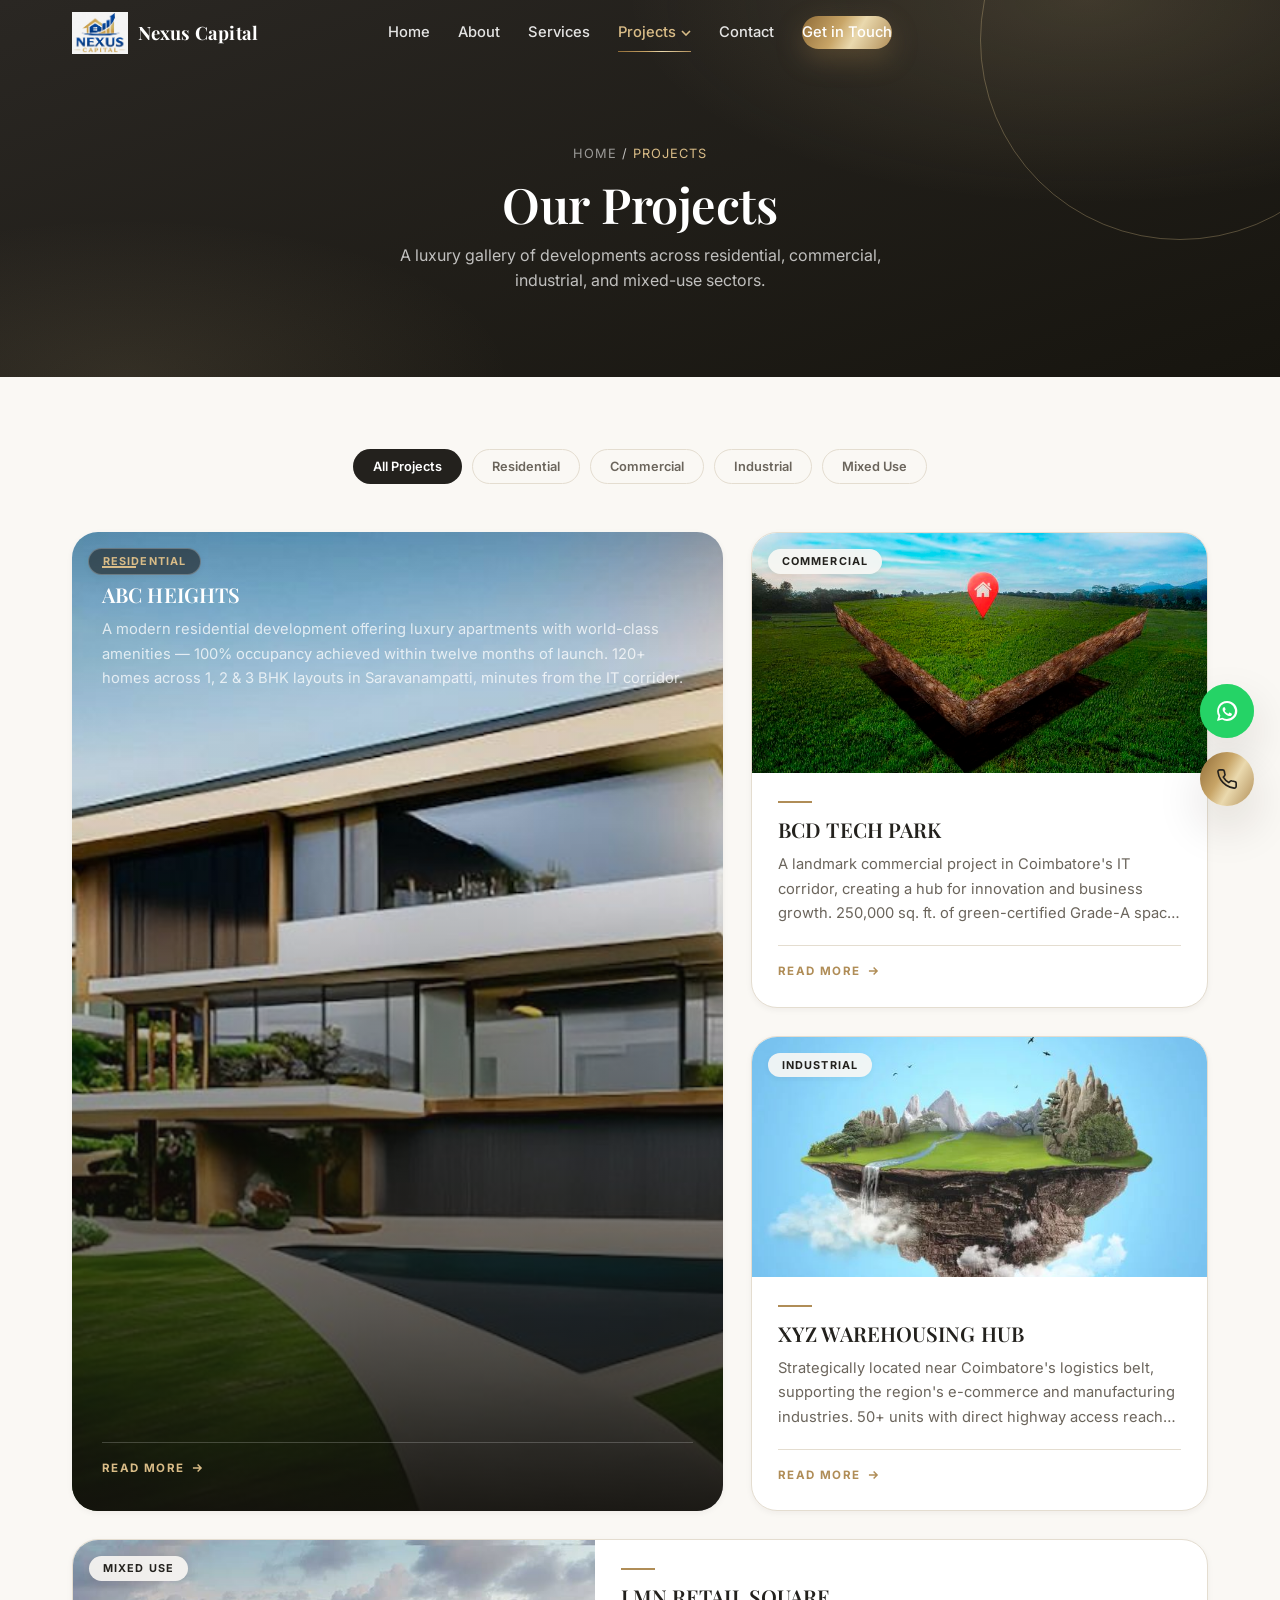
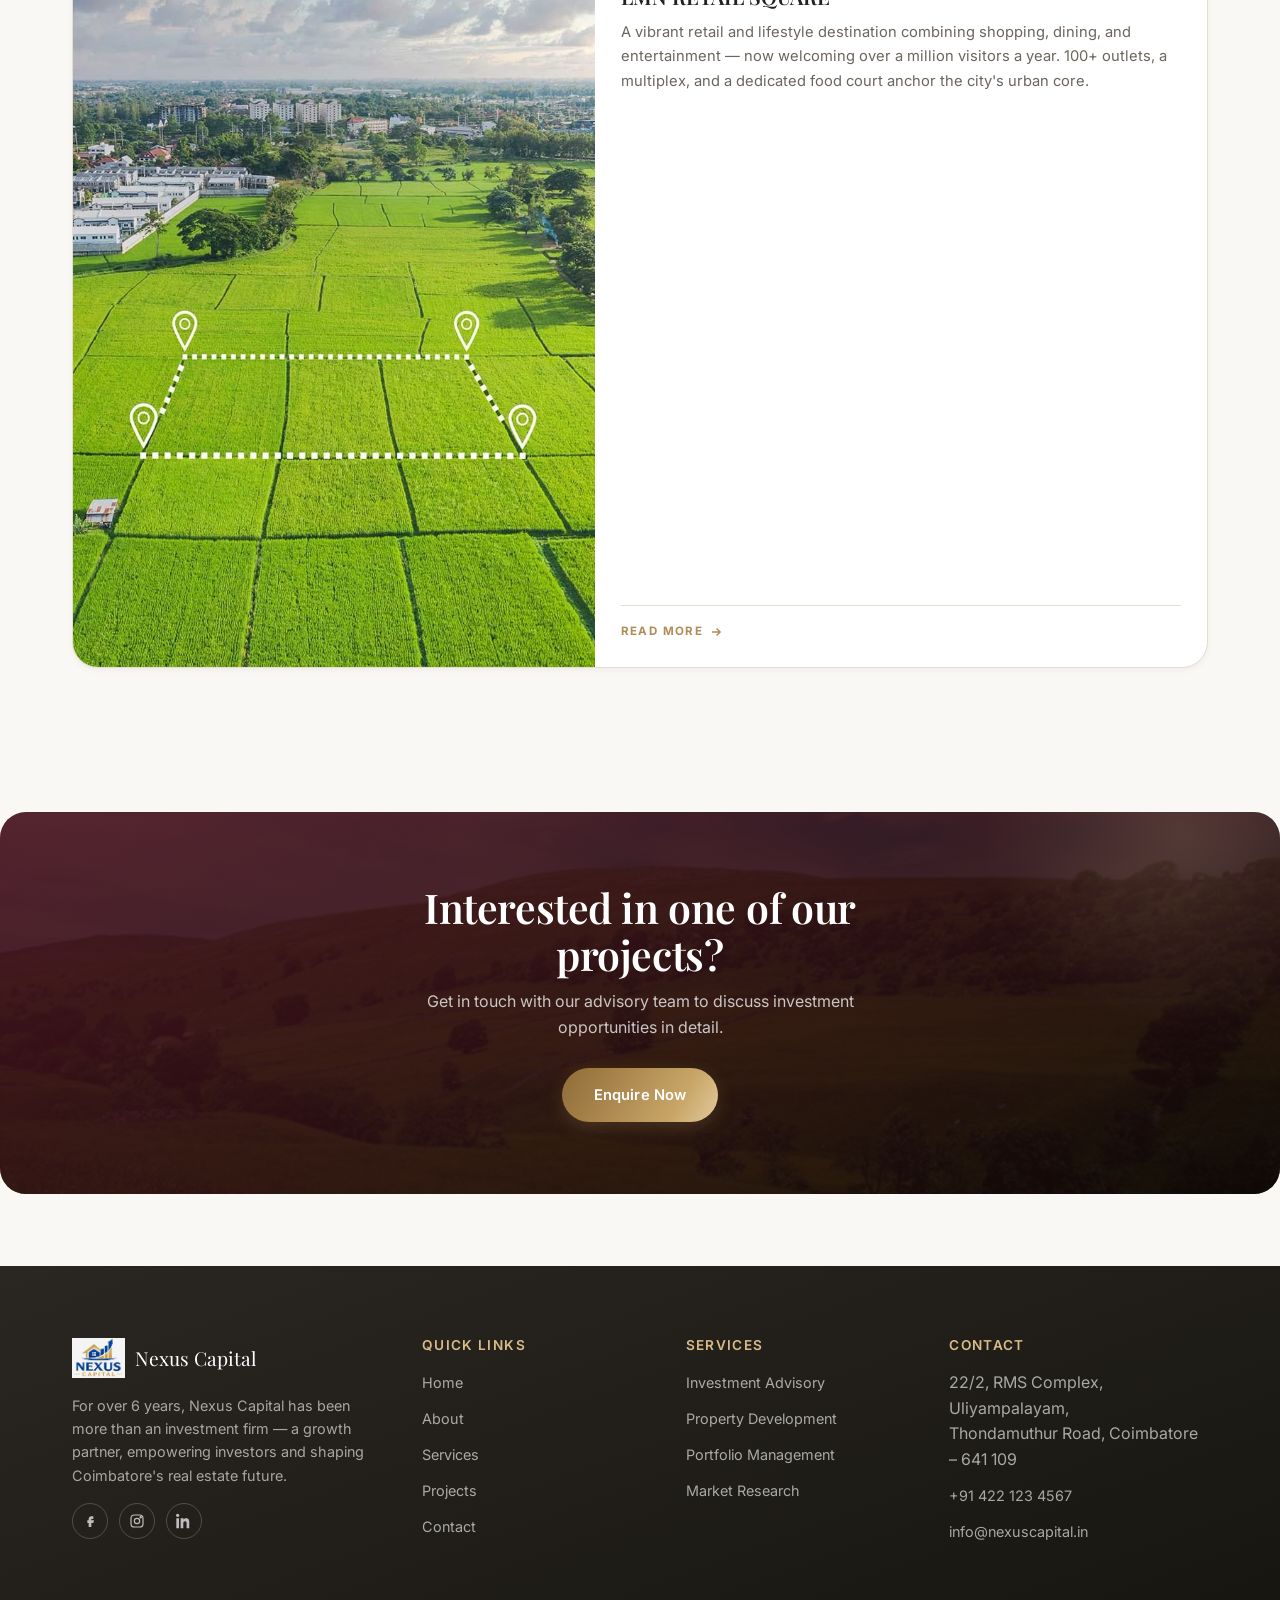
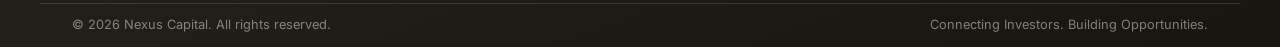
<file: nexus-capital-website (1)/projects.html>
<!DOCTYPE html>
<html lang="en">
<head>
<meta charset="UTF-8">
<meta name="viewport" content="width=device-width, initial-scale=1.0">
<title>Projects | Nexus Capital — Real Estate Investment & Advisory</title>
<meta name="description" content="Browse Nexus Capital's portfolio of residential, commercial, industrial, and mixed-use real estate investment projects in Coimbatore.">
<link rel="canonical" href="https://www.nexuscapital.in/projects.html">
<meta name="robots" content="index, follow">

<meta property="og:type" content="website">
<meta property="og:title" content="Projects | Nexus Capital">
<meta property="og:description" content="A portfolio of residential, commercial, industrial and mixed-use developments.">
<meta property="og:image" content="images/logo/nexus-logo.png">
<meta property="og:url" content="https://www.nexuscapital.in/projects.html">

<meta name="twitter:card" content="summary_large_image">
<meta name="twitter:title" content="Projects | Nexus Capital">
<meta name="twitter:description" content="A portfolio of residential, commercial, industrial and mixed-use developments.">

<link rel="icon" type="image/png" sizes="32x32" href="images/logo/favicon-32.png">
<link rel="icon" type="image/png" sizes="16x16" href="images/logo/favicon-16.png">
<link rel="apple-touch-icon" sizes="180x180" href="images/logo/favicon-180.png">

<link rel="preconnect" href="https://fonts.googleapis.com">
<link rel="preconnect" href="https://fonts.gstatic.com" crossorigin>
<link href="https://fonts.googleapis.com/css2?family=Playfair+Display:ital,wght@0,500;0,600;0,700;0,800;1,500;1,600&family=Inter:wght@400;500;600;700;800&display=swap" rel="stylesheet">

<link rel="stylesheet" href="css/variables.css">
<link rel="stylesheet" href="css/style.css">
<link rel="stylesheet" href="css/components.css">
<link rel="stylesheet" href="css/animations.css">
<link rel="stylesheet" href="css/responsive.css">
<link rel="stylesheet" href="css/utilities.css">
<link rel="stylesheet" href="css/cinematic.css">
</head>
<body>

<a href="#main" class="skip-link">Skip to content</a>

<div class="preloader" aria-hidden="true">
  <img src="images/logo/nexus-logo.png" alt="" class="preloader__logo">
  <div class="preloader__bar"><span></span></div>
</div>

<div class="scroll-progress"></div>

<header class="navbar on-transparent">
  <div class="container navbar__inner">
    <a href="index.html" class="navbar__brand" aria-label="Nexus Capital home">
      <img src="images/logo/nexus-logo.png" alt="Nexus Capital logo">
      <span class="navbar__brand-text on-hero">Nexus Capital</span>
    </a>
    <nav class="navbar__links" aria-label="Primary">
      <a href="index.html">Home</a>
      <a href="about.html">About</a>
      <a href="services.html">Services</a>
      <div class="navbar__item navbar__item--mega">
        <a href="projects.html">Projects
          <svg class="navbar__caret" width="10" height="6" viewBox="0 0 10 6" fill="none" stroke="currentColor" stroke-width="1.6"><path d="M1 1l4 4 4-4"/></svg>
        </a>
        <div class="navbar__mega">
          <a href="projects.html#residential" class="navbar__mega-link"><span>Residential</span><small>Premium apartment communities</small></a>
          <a href="projects.html#commercial" class="navbar__mega-link"><span>Commercial</span><small>Grade-A office &amp; tech parks</small></a>
          <a href="projects.html#industrial" class="navbar__mega-link"><span>Industrial</span><small>Warehousing &amp; logistics hubs</small></a>
          <a href="projects.html#mixed-use" class="navbar__mega-link"><span>Mixed Use</span><small>Retail &amp; lifestyle destinations</small></a>
        </div>
      </div>
      <a href="contact.html">Contact</a>
      <a href="contact.html" class="navbar__cta">Get in Touch</a>
    </nav>
    <button class="navbar__toggle" aria-label="Toggle menu" aria-expanded="false">
      <span></span><span></span><span></span>
    </button>
  </div>
</header>

<main id="main">

  <section class="page-header">
    <span class="page-header__shape"></span>
    <div class="container">
      <p class="breadcrumb"><a href="index.html">Home</a> / <span>Projects</span></p>
      <h1>Our Projects</h1>
      <p>A luxury gallery of developments across residential, commercial, industrial, and mixed-use sectors.</p>
    </div>
  </section>

  <section class="section-pad">
    <div class="container">

      <div class="filter-bar" data-reveal="fade">
        <button class="filter-btn is-active" data-filter="all">All Projects</button>
        <button class="filter-btn" data-filter="residential">Residential</button>
        <button class="filter-btn" data-filter="commercial">Commercial</button>
        <button class="filter-btn" data-filter="industrial">Industrial</button>
        <button class="filter-btn" data-filter="mixed-use">Mixed Use</button>
      </div>

      <div class="projects-grid full">

        <a href="project-abc-heights.html" class="resource-card resource-card--feature resource-card--span-7 resource-card--row-2"
             data-category="residential"
             data-category-label="Residential"
             data-reveal="fade" style="--delay:.0s">
          <div class="resource-card__img">
            <img src="images/images (4).jpg" alt="ABC Heights premium residential apartments" loading="lazy">
            <span class="resource-card__cat">Residential</span>
          </div>
          <div class="resource-card__body">
            <h3 class="resource-card__title">ABC Heights</h3>
            <p class="resource-card__desc">A modern residential development offering luxury apartments with world-class amenities — 100% occupancy achieved within twelve months of launch. 120+ homes across 1, 2 &amp; 3 BHK layouts in Saravanampatti, minutes from the IT corridor.</p>
            <div class="resource-card__footer">
              <span class="resource-card__link">READ MORE <svg viewBox="0 0 24 24" fill="none" stroke="currentColor" stroke-width="2.5"><path d="M5 12h14m-6-6 6 6-6 6"/></svg></span>
            </div>
          </div>
        </a>

        <a href="project-bcd-tech-park.html" class="resource-card resource-card--span-5"
             data-category="commercial"
             data-category-label="Commercial"
             data-reveal="fade" style="--delay:.1s">
          <div class="resource-card__img">
            <img src="images/images (6).jpg" alt="BCD Tech Park commercial office space" loading="lazy">
            <span class="resource-card__cat">Commercial</span>
          </div>
          <div class="resource-card__body">
            <h3 class="resource-card__title">BCD Tech Park</h3>
            <p class="resource-card__desc">A landmark commercial project in Coimbatore's IT corridor, creating a hub for innovation and business growth. 250,000 sq. ft. of green-certified Grade-A space, fully leased to IT and manufacturing anchor tenants.</p>
            <div class="resource-card__footer">
              <span class="resource-card__link">READ MORE <svg viewBox="0 0 24 24" fill="none" stroke="currentColor" stroke-width="2.5"><path d="M5 12h14m-6-6 6 6-6 6"/></svg></span>
            </div>
          </div>
        </a>

        <a href="project-xyz-warehousing-hub.html" class="resource-card resource-card--span-5"
             data-category="industrial"
             data-category-label="Industrial"
             data-reveal="fade" style="--delay:.2s">
          <div class="resource-card__img">
            <img src="images/images (7).jpg" alt="XYZ Warehousing Hub industrial park" loading="lazy">
            <span class="resource-card__cat">Industrial</span>
          </div>
          <div class="resource-card__body">
            <h3 class="resource-card__title">XYZ Warehousing Hub</h3>
            <p class="resource-card__desc">Strategically located near Coimbatore's logistics belt, supporting the region's e-commerce and manufacturing industries. 50+ units with direct highway access reached 95% occupancy within its first year.</p>
            <div class="resource-card__footer">
              <span class="resource-card__link">READ MORE <svg viewBox="0 0 24 24" fill="none" stroke="currentColor" stroke-width="2.5"><path d="M5 12h14m-6-6 6 6-6 6"/></svg></span>
            </div>
          </div>
        </a>

        <a href="project-lmn-retail-square.html" class="resource-card resource-card--wide resource-card--span-12"
             data-category="mixed-use"
             data-category-label="Mixed Use"
             data-reveal="fade" style="--delay:.3s">
          <div class="resource-card__img">
            <img src="images/240_F_1278569485_CNAXBXeyAqUdQZVoW4gjEt2VJ2xIFIp1.jpg" alt="LMN Retail Square mixed-use development" loading="lazy">
            <span class="resource-card__cat">Mixed Use</span>
          </div>
          <div class="resource-card__body">
            <h3 class="resource-card__title">LMN Retail Square</h3>
            <p class="resource-card__desc">A vibrant retail and lifestyle destination combining shopping, dining, and entertainment — now welcoming over a million visitors a year. 100+ outlets, a multiplex, and a dedicated food court anchor the city's urban core.</p>
            <div class="resource-card__footer">
              <span class="resource-card__link">READ MORE <svg viewBox="0 0 24 24" fill="none" stroke="currentColor" stroke-width="2.5"><path d="M5 12h14m-6-6 6 6-6 6"/></svg></span>
            </div>
          </div>
        </a>

      </div>
    </div>
  </section>

  <!-- CTA -->
  <section class="section-pad">
    <div class="cta-band" data-reveal="scale" style="background: var(--color-off-white) url('images/240_F_1885730565_lJRngf1AnAbL4nVepG6wwszu0RkR1qNk.jpg') center / cover no-repeat; ;">
      <h2>Interested in one of our projects?</h2>
      <p>Get in touch with our advisory team to discuss investment opportunities in detail.</p>
      <div class="cta-band__actions">
        <a href="contact.html" class="btn btn-primary">Enquire Now</a>
      </div>
    </div>
  </section>

</main>

<footer class="footer">
  <div class="container footer__grid">
    <div>
      <div class="footer__brand">
        <img src="images/logo/nexus-logo.png" alt="Nexus Capital logo">
        <span class="footer__brand-text">Nexus Capital</span>
      </div>
      <p>For over 6 years, Nexus Capital has been more than an investment firm — a growth partner, empowering investors and shaping Coimbatore's real estate future.</p>
      <div class="footer__social">
        <a href="#" aria-label="Facebook"><svg width="16" height="16" viewBox="0 0 24 24" fill="currentColor"><path d="M14 9h3V5h-3c-2.2 0-4 1.8-4 4v2H8v4h2v6h4v-6h3l1-4h-4V9c0-.6.4-1 1-1z"/></svg></a>
        <a href="#" aria-label="Instagram"><svg width="16" height="16" viewBox="0 0 24 24" fill="none" stroke="currentColor" stroke-width="1.8"><rect x="3" y="3" width="18" height="18" rx="5"/><circle cx="12" cy="12" r="4"/><circle cx="17.5" cy="6.5" r="1"/></svg></a>
        <a href="#" aria-label="LinkedIn"><svg width="16" height="16" viewBox="0 0 24 24" fill="currentColor"><path d="M4.98 3.5C4.98 4.9 3.9 6 2.5 6S0 4.9 0 3.5 1.1 1 2.5 1s2.48 1.1 2.48 2.5zM.5 8h4V23h-4V8zm7 0h3.8v2.05h.05c.53-1 1.83-2.05 3.77-2.05 4.03 0 4.77 2.65 4.77 6.1V23h-4v-6.87c0-1.64-.03-3.75-2.29-3.75-2.29 0-2.64 1.79-2.64 3.63V23h-4V8z"/></svg></a>
      </div>
    </div>
    <div>
      <h4>Quick Links</h4>
      <ul class="footer__links">
        <li><a href="index.html">Home</a></li>
        <li><a href="about.html">About</a></li>
        <li><a href="services.html">Services</a></li>
        <li><a href="projects.html">Projects</a></li>
        <li><a href="contact.html">Contact</a></li>
      </ul>
    </div>
    <div>
      <h4>Services</h4>
      <ul class="footer__links">
        <li><a href="services.html">Investment Advisory</a></li>
        <li><a href="services.html">Property Development</a></li>
        <li><a href="services.html">Portfolio Management</a></li>
        <li><a href="services.html">Market Research</a></li>
      </ul>
    </div>
    <div>
      <h4>Contact</h4>
      <ul class="footer__links">
        <li>22/2, RMS Complex, Uliyampalayam,<br>Thondamuthur Road, Coimbatore – 641 109</li>
        <li><a href="tel:+914221234567">+91 422 123 4567</a></li>
        <li><a href="mailto:info@nexuscapital.in">info@nexuscapital.in</a></li>
      </ul>
    </div>
  </div>
  <div class="container footer__bottom">
    <span>© <span data-year></span> Nexus Capital. All rights reserved.</span>
    <span>Connecting Investors. Building Opportunities.</span>
  </div>
</footer>

<div class="floating-buttons">
  <a class="fab fab--whatsapp" href="https://wa.me/914221234567?text=Hello%20Nexus%20Capital%2C%20I%27d%20like%20to%20know%20more%20about%20your%20investment%20services." target="_blank" rel="noopener" aria-label="Chat on WhatsApp">
    <span class="fab__pulse"></span>
    <svg width="24" height="24" viewBox="0 0 24 24" fill="currentColor"><path d="M12 2a10 10 0 0 0-8.6 15L2 22l5.2-1.4A10 10 0 1 0 12 2zm0 18a8 8 0 0 1-4.1-1.1l-.3-.2-3 .8.8-2.9-.2-.3A8 8 0 1 1 12 20zm4.4-5.6c-.2-.1-1.4-.7-1.6-.8-.2-.1-.4-.1-.5.1-.2.2-.6.8-.8 1-.1.1-.3.2-.5.1-.2-.1-1-.4-1.9-1.2-.7-.6-1.2-1.4-1.3-1.6-.1-.2 0-.4.1-.5l.4-.4c.1-.1.2-.3.2-.4.1-.2 0-.3 0-.4L10 8.6c-.2-.4-.4-.4-.5-.4h-.5c-.2 0-.4.1-.6.3-.2.2-.8.8-.8 2s.8 2.3 1 2.5c.1.1 1.6 2.5 3.9 3.4.5.2.9.4 1.3.5.5.1 1 .1 1.4.1.4-.1 1.4-.6 1.6-1.1.2-.5.2-1 .1-1.1-.1-.1-.2-.2-.4-.3z"/></svg>
  </a>
  <a class="fab fab--call" href="tel:+914221234567" aria-label="Call Nexus Capital">
    <svg width="22" height="22" viewBox="0 0 24 24" fill="none" stroke="currentColor" stroke-width="1.8"><path d="M22 16.9v3a2 2 0 0 1-2.2 2 19.8 19.8 0 0 1-8.6-3.1 19.5 19.5 0 0 1-6-6 19.8 19.8 0 0 1-3.1-8.7A2 2 0 0 1 4.1 2h3a2 2 0 0 1 2 1.7c.1.9.3 1.8.6 2.7a2 2 0 0 1-.4 2.1L8 9.9a16 16 0 0 0 6 6l1.4-1.4a2 2 0 0 1 2.1-.4c.9.3 1.8.5 2.7.6a2 2 0 0 1 1.8 2.2z"/></svg>
  </a>
  <button class="fab fab--top" aria-label="Back to top">
    <svg width="20" height="20" viewBox="0 0 24 24" fill="none" stroke="currentColor" stroke-width="2"><path d="M12 19V5M5 12l7-7 7 7"/></svg>
  </button>
</div>

<script src="js/loader.js"></script>
<script src="js/navbar.js"></script>
<script src="js/scroll.js"></script>
<script src="js/counter.js"></script>
<script src="js/animations.js"></script>
<script src="js/projects.js"></script>
<script src="js/cinematic.js"></script>
<script src="js/main.js"></script>
</body>
</html>
</file>
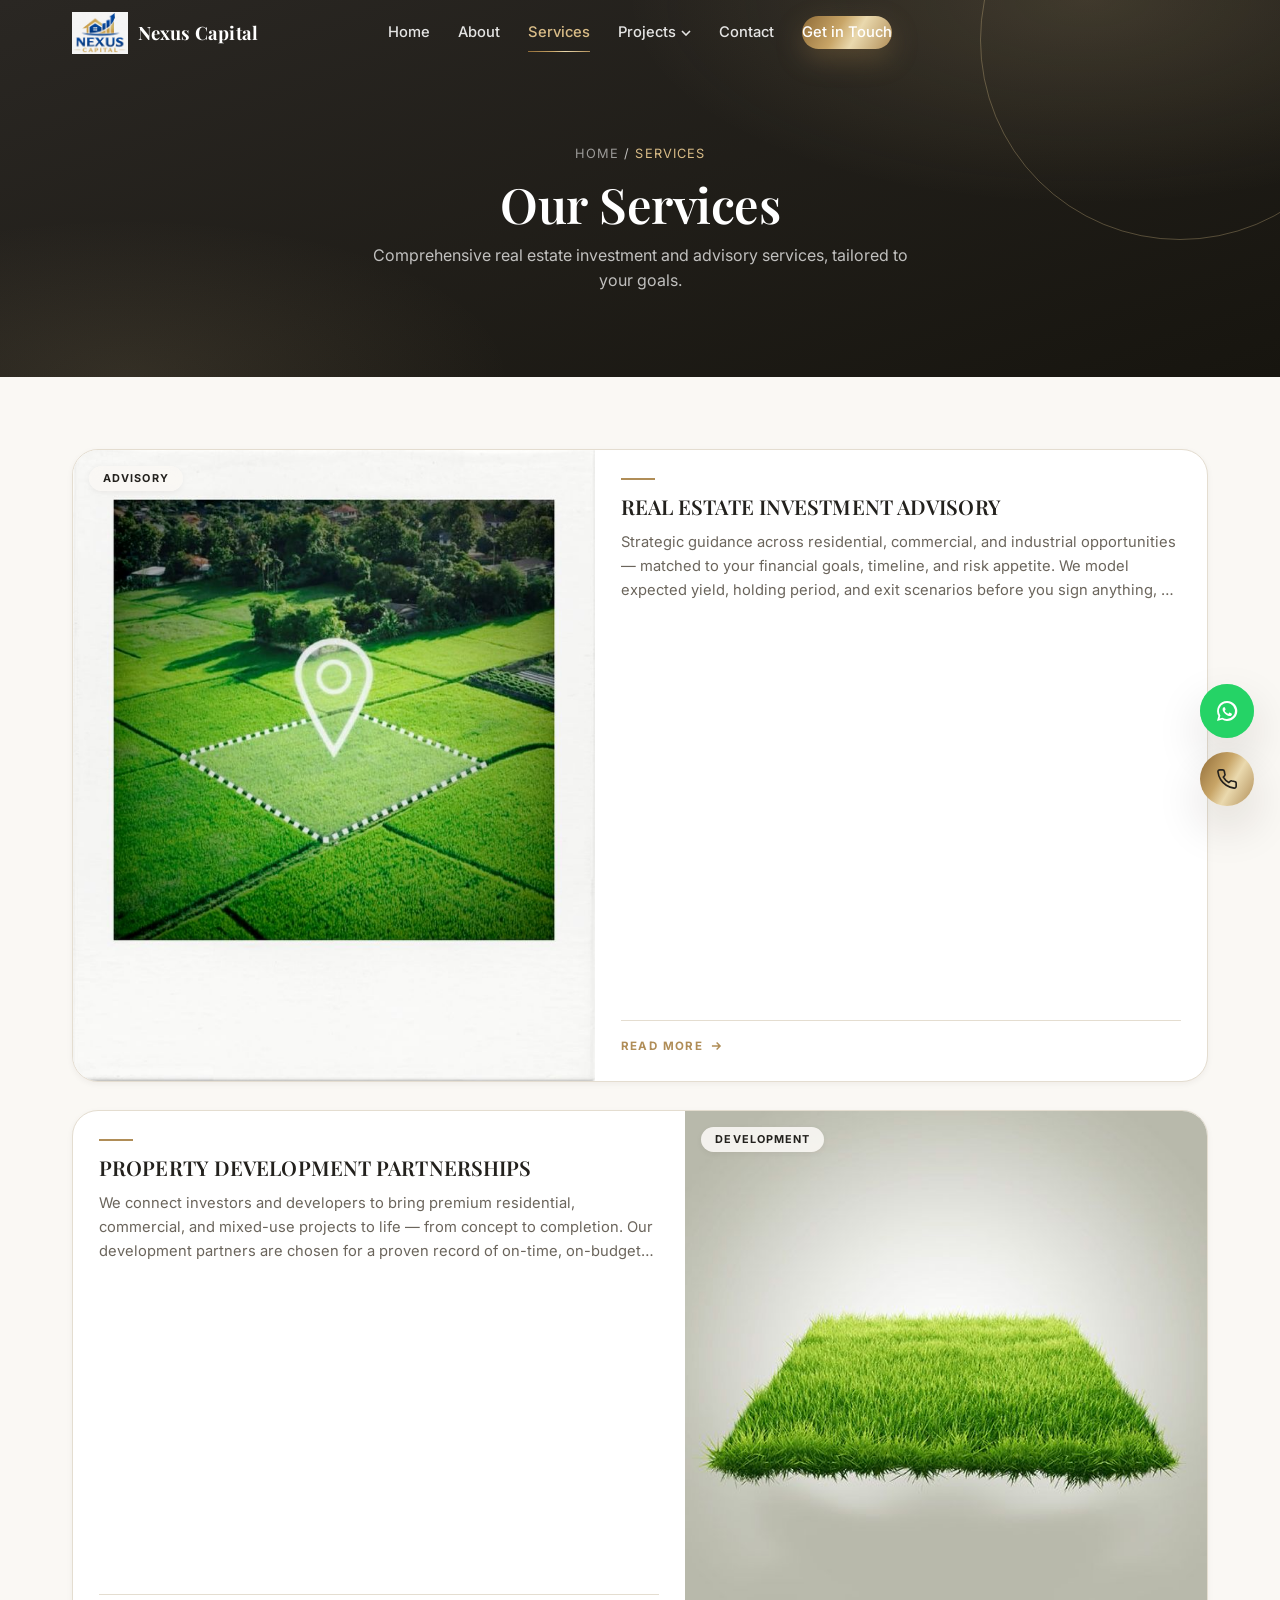
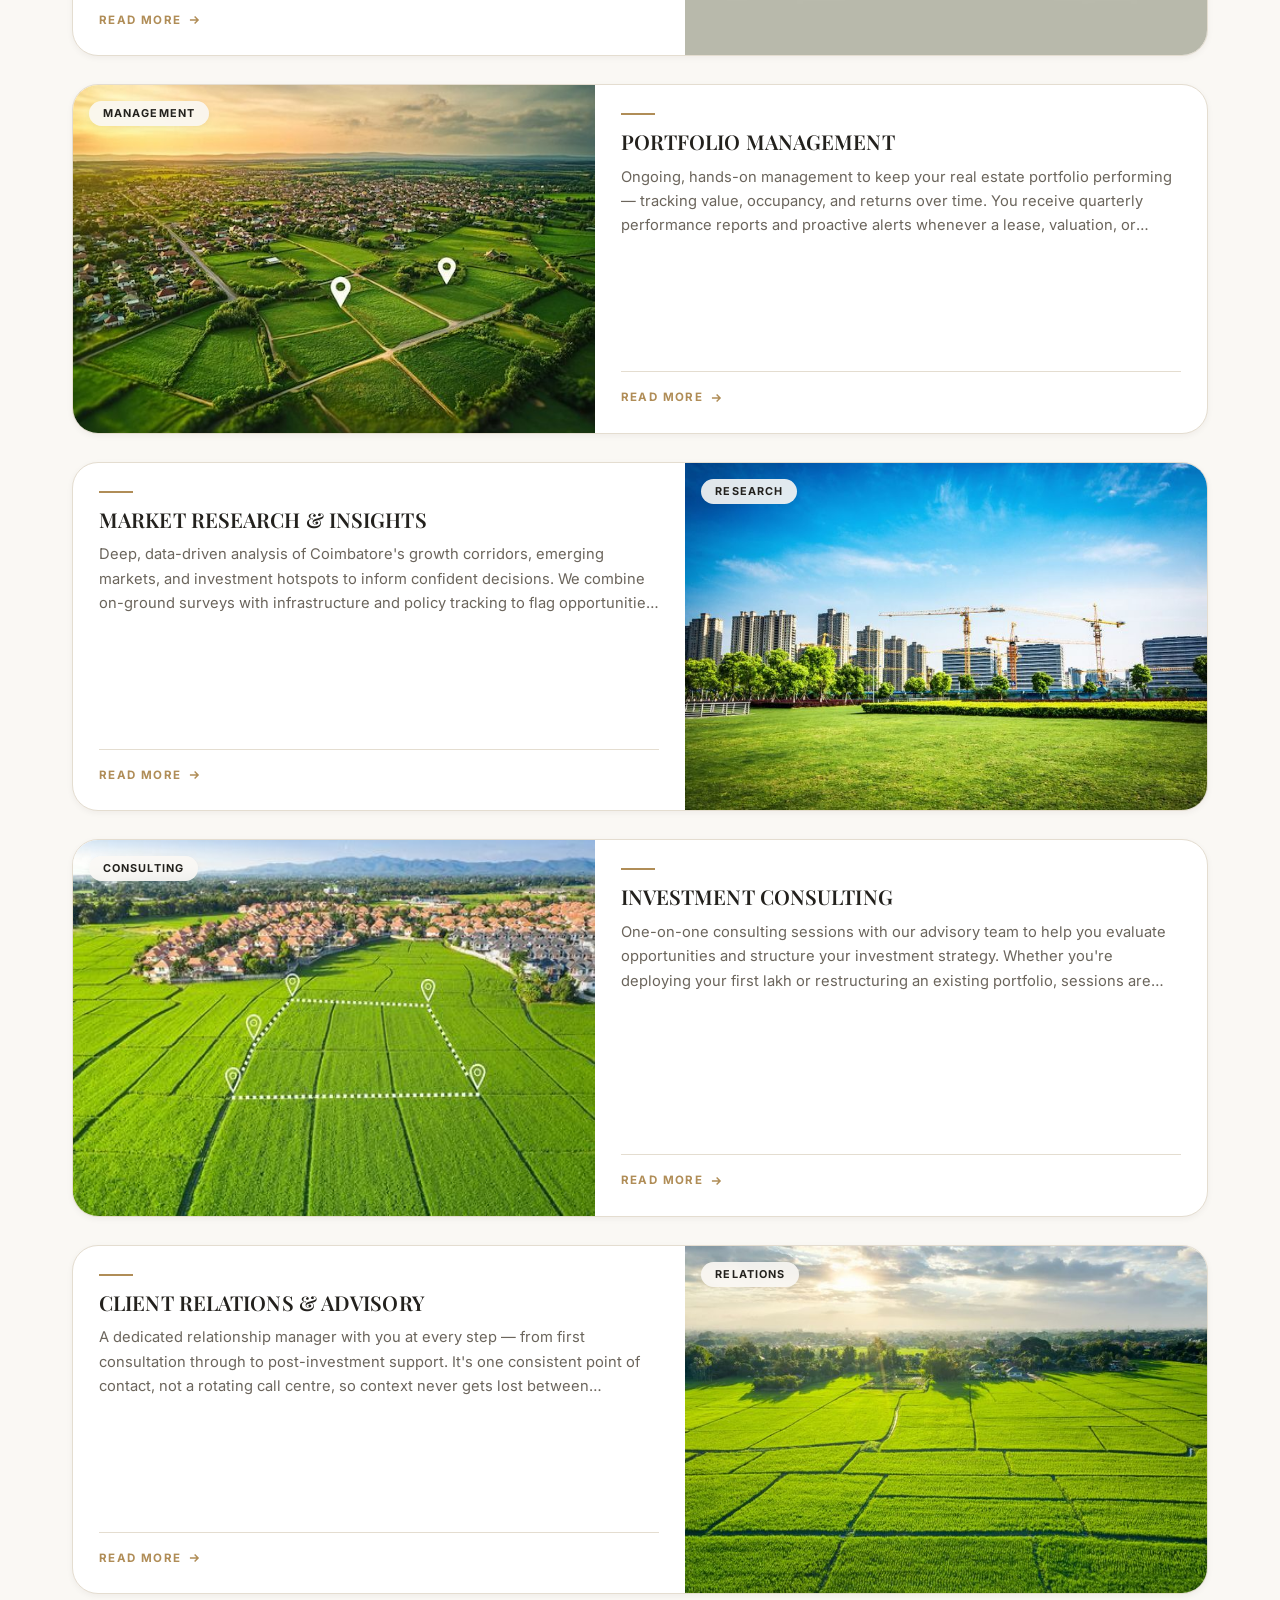
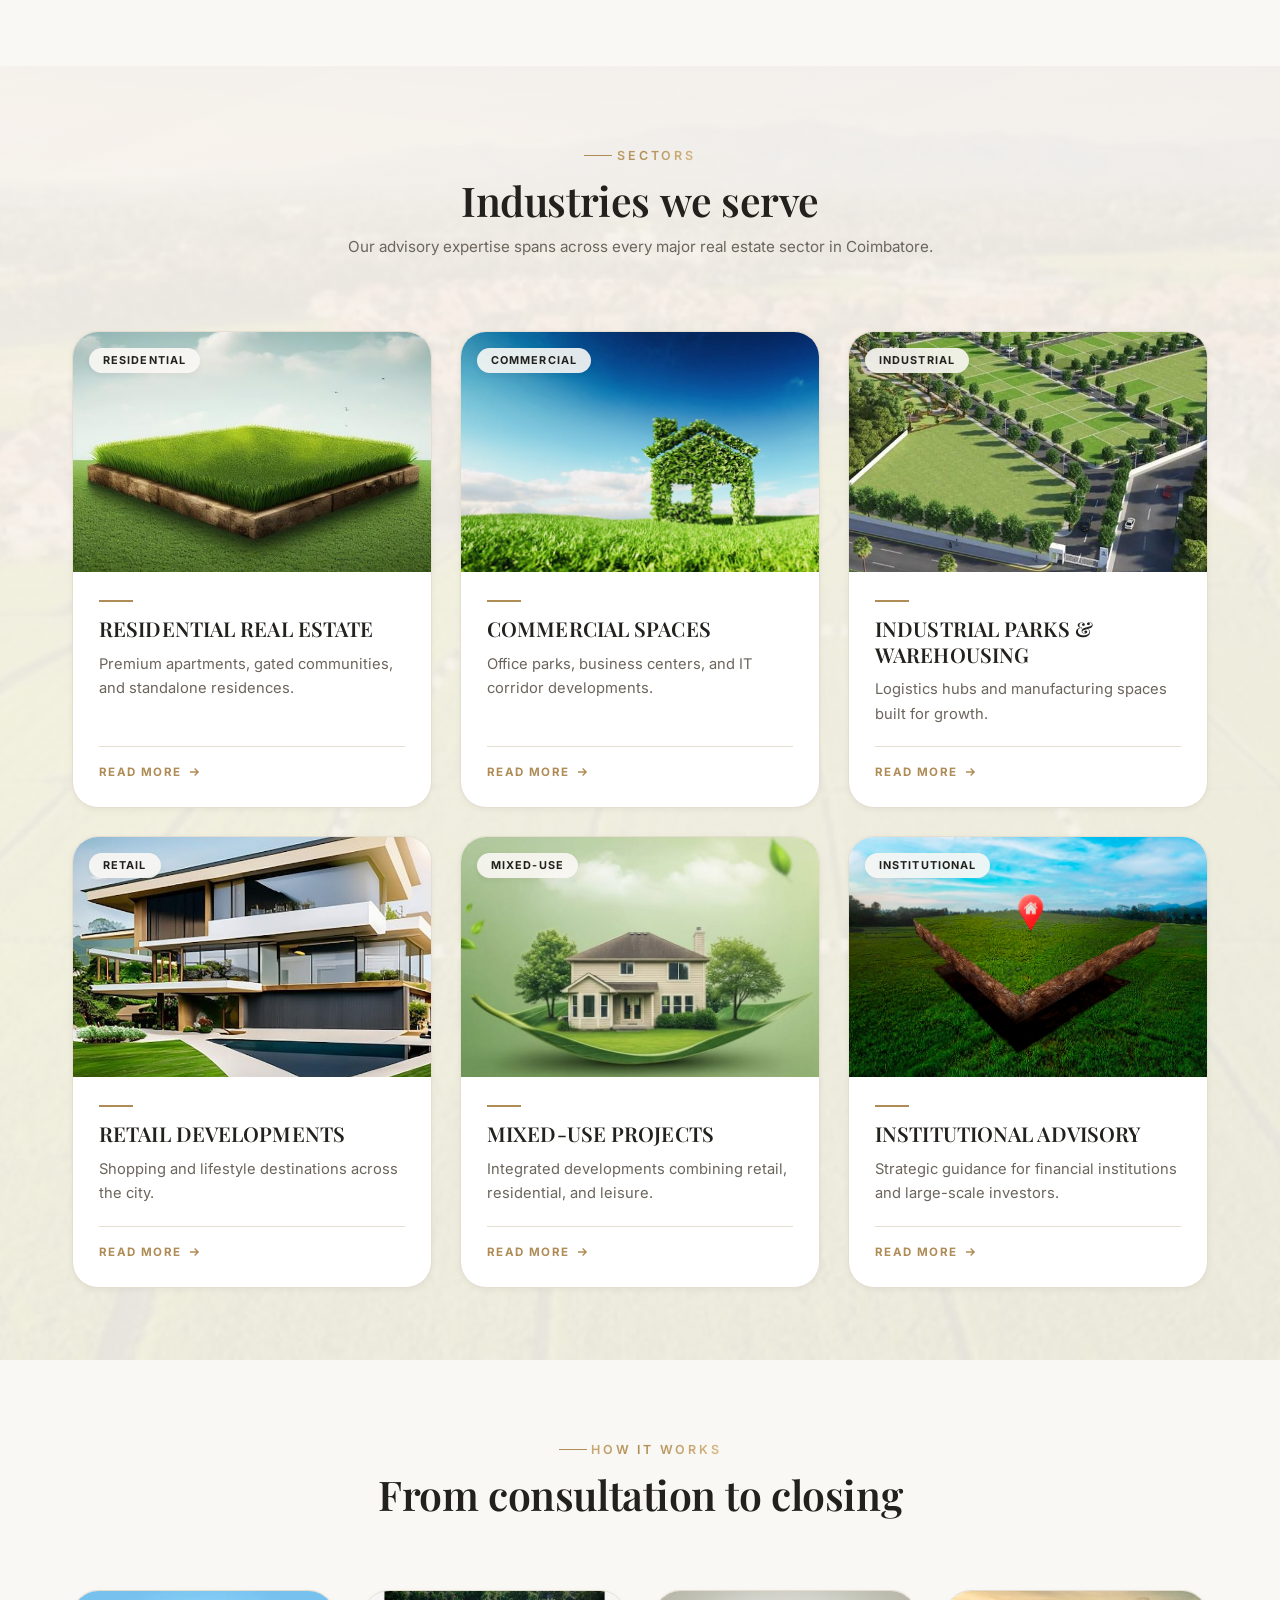
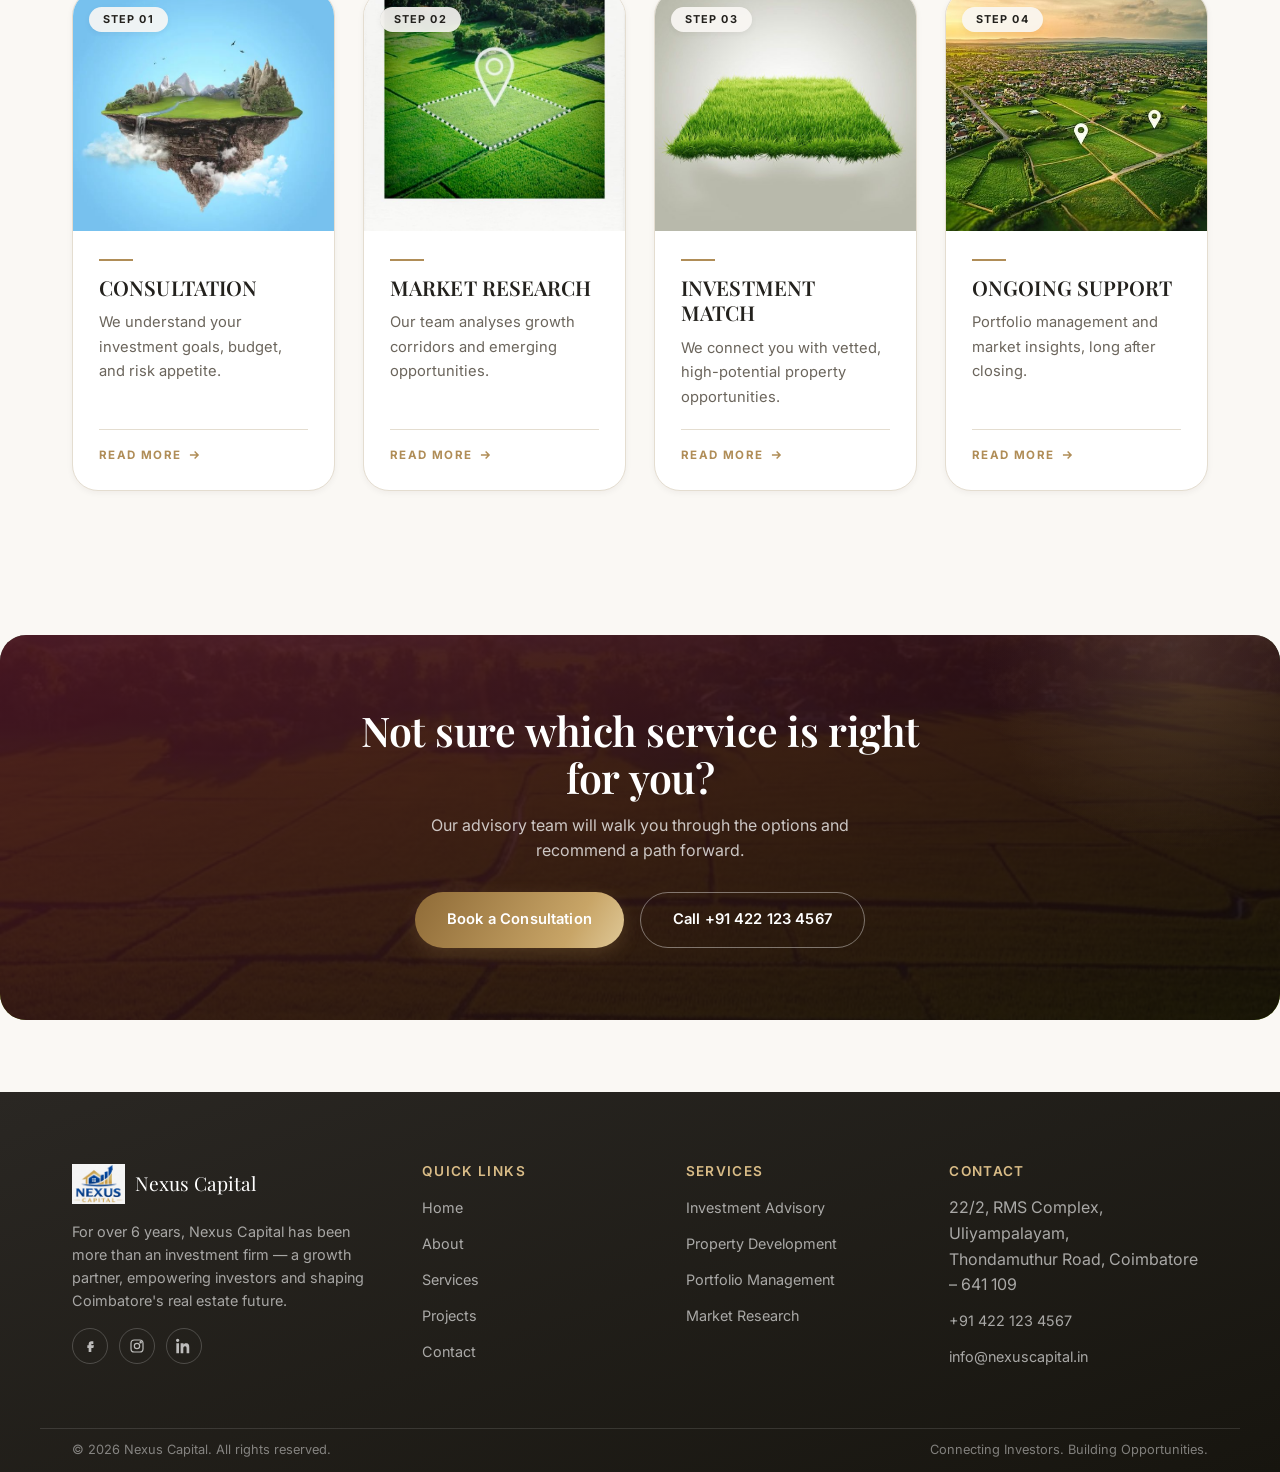
<file: nexus-capital-website (1)/services.html>
<!DOCTYPE html>
<html lang="en">
<head>
<meta charset="UTF-8">
<meta name="viewport" content="width=device-width, initial-scale=1.0">
<title>Services | Nexus Capital — Real Estate Investment & Advisory</title>
<meta name="description" content="Explore Nexus Capital's real estate investment advisory, property development, portfolio management, market research, and consulting services in Coimbatore.">
<link rel="canonical" href="https://www.nexuscapital.in/services.html">
<meta name="robots" content="index, follow">

<meta property="og:type" content="website">
<meta property="og:title" content="Services | Nexus Capital">
<meta property="og:description" content="Investment advisory, property development, portfolio management, and market research services.">
<meta property="og:image" content="images/logo/nexus-logo.png">
<meta property="og:url" content="https://www.nexuscapital.in/services.html">

<meta name="twitter:card" content="summary_large_image">
<meta name="twitter:title" content="Services | Nexus Capital">
<meta name="twitter:description" content="Investment advisory, property development, portfolio management, and market research services.">

<link rel="icon" type="image/png" sizes="32x32" href="images/logo/favicon-32.png">
<link rel="icon" type="image/png" sizes="16x16" href="images/logo/favicon-16.png">
<link rel="apple-touch-icon" sizes="180x180" href="images/logo/favicon-180.png">

<link rel="preconnect" href="https://fonts.googleapis.com">
<link rel="preconnect" href="https://fonts.gstatic.com" crossorigin>
<link href="https://fonts.googleapis.com/css2?family=Playfair+Display:ital,wght@0,500;0,600;0,700;0,800;1,500;1,600&family=Inter:wght@400;500;600;700;800&display=swap" rel="stylesheet">

<link rel="stylesheet" href="css/variables.css">
<link rel="stylesheet" href="css/style.css">
<link rel="stylesheet" href="css/components.css">
<link rel="stylesheet" href="css/animations.css">
<link rel="stylesheet" href="css/responsive.css">
<link rel="stylesheet" href="css/utilities.css">
<link rel="stylesheet" href="css/cinematic.css">
</head>
<body>

<a href="#main" class="skip-link">Skip to content</a>

<div class="preloader" aria-hidden="true">
  <img src="images/logo/nexus-logo.png" alt="" class="preloader__logo">
  <div class="preloader__bar"><span></span></div>
</div>

<div class="scroll-progress"></div>

<header class="navbar on-transparent">
  <div class="container navbar__inner">
    <a href="index.html" class="navbar__brand" aria-label="Nexus Capital home">
      <img src="images/logo/nexus-logo.png" alt="Nexus Capital logo">
      <span class="navbar__brand-text on-hero">Nexus Capital</span>
    </a>
    <nav class="navbar__links" aria-label="Primary">
      <a href="index.html">Home</a>
      <a href="about.html">About</a>
      <a href="services.html">Services</a>
      <div class="navbar__item navbar__item--mega">
        <a href="projects.html">Projects
          <svg class="navbar__caret" width="10" height="6" viewBox="0 0 10 6" fill="none" stroke="currentColor" stroke-width="1.6"><path d="M1 1l4 4 4-4"/></svg>
        </a>
        <div class="navbar__mega">
          <a href="projects.html#residential" class="navbar__mega-link"><span>Residential</span><small>Premium apartment communities</small></a>
          <a href="projects.html#commercial" class="navbar__mega-link"><span>Commercial</span><small>Grade-A office &amp; tech parks</small></a>
          <a href="projects.html#industrial" class="navbar__mega-link"><span>Industrial</span><small>Warehousing &amp; logistics hubs</small></a>
          <a href="projects.html#mixed-use" class="navbar__mega-link"><span>Mixed Use</span><small>Retail &amp; lifestyle destinations</small></a>
        </div>
      </div>
      <a href="contact.html">Contact</a>
      <a href="contact.html" class="navbar__cta">Get in Touch</a>
    </nav>
    <button class="navbar__toggle" aria-label="Toggle menu" aria-expanded="false">
      <span></span><span></span><span></span>
    </button>
  </div>
</header>

<main id="main">

  <section class="page-header">
    <span class="page-header__shape"></span>
    <div class="container">
      <p class="breadcrumb"><a href="index.html">Home</a> / <span>Services</span></p>
      <h1>Our Services</h1>
      <p>Comprehensive real estate investment and advisory services, tailored to your goals.</p>
    </div>
  </section>

  <!-- SERVICES DETAIL -->
  <section class="section-pad">
    <div class="container">
      <div class="services-grid">
        <div class="resource-card resource-card--wide" data-reveal="fade">
          <div class="resource-card__img">
            <img src="images/images (8).jpg" alt="" loading="lazy">
            <span class="resource-card__cat">Advisory</span>
          </div>
          <div class="resource-card__body">
            <h3 class="resource-card__title">Real Estate Investment Advisory</h3>
            <p class="resource-card__desc">Strategic guidance across residential, commercial, and industrial opportunities — matched to your financial goals, timeline, and risk appetite. We model expected yield, holding period, and exit scenarios before you sign anything, so every recommendation is grounded in numbers, not sentiment.</p>
            <div class="resource-card__footer">
              <a href="services.html" class="resource-card__link">READ MORE <svg viewBox="0 0 24 24" fill="none" stroke="currentColor" stroke-width="2.5"><path d="M5 12h14m-6-6 6 6-6 6"/></svg></a>
            </div>
          </div>
        </div>
        <div class="resource-card resource-card--wide resource-card--reverse" data-reveal="fade" style="--delay:.1s">
          <div class="resource-card__img">
            <img src="images/images (9).jpg" alt="" loading="lazy">
            <span class="resource-card__cat">Development</span>
          </div>
          <div class="resource-card__body">
            <h3 class="resource-card__title">Property Development Partnerships</h3>
            <p class="resource-card__desc">We connect investors and developers to bring premium residential, commercial, and mixed-use projects to life — from concept to completion. Our development partners are chosen for a proven record of on-time, on-budget delivery, so your capital is working with people who've done this before.</p>
            <div class="resource-card__footer">
              <a href="services.html" class="resource-card__link">READ MORE <svg viewBox="0 0 24 24" fill="none" stroke="currentColor" stroke-width="2.5"><path d="M5 12h14m-6-6 6 6-6 6"/></svg></a>
            </div>
          </div>
        </div>
        <div class="resource-card resource-card--wide" data-reveal="fade" style="--delay:.2s">
          <div class="resource-card__img">
            <img src="images/images (10).jpg" alt="" loading="lazy">
            <span class="resource-card__cat">Management</span>
          </div>
          <div class="resource-card__body">
            <h3 class="resource-card__title">Portfolio Management</h3>
            <p class="resource-card__desc">Ongoing, hands-on management to keep your real estate portfolio performing — tracking value, occupancy, and returns over time. You receive quarterly performance reports and proactive alerts whenever a lease, valuation, or market shift needs your attention.</p>
            <div class="resource-card__footer">
              <a href="services.html" class="resource-card__link">READ MORE <svg viewBox="0 0 24 24" fill="none" stroke="currentColor" stroke-width="2.5"><path d="M5 12h14m-6-6 6 6-6 6"/></svg></a>
            </div>
          </div>
        </div>
        <div class="resource-card resource-card--wide resource-card--reverse" data-reveal="fade" style="--delay:.3s">
          <div class="resource-card__img">
            <img src="images/images (11).jpg" alt="" loading="lazy">
            <span class="resource-card__cat">Research</span>
          </div>
          <div class="resource-card__body">
            <h3 class="resource-card__title">Market Research &amp; Insights</h3>
            <p class="resource-card__desc">Deep, data-driven analysis of Coimbatore's growth corridors, emerging markets, and investment hotspots to inform confident decisions. We combine on-ground surveys with infrastructure and policy tracking to flag opportunities before they show up in public pricing data.</p>
            <div class="resource-card__footer">
              <a href="services.html" class="resource-card__link">READ MORE <svg viewBox="0 0 24 24" fill="none" stroke="currentColor" stroke-width="2.5"><path d="M5 12h14m-6-6 6 6-6 6"/></svg></a>
            </div>
          </div>
        </div>
        <div class="resource-card resource-card--wide" data-reveal="fade" style="--delay:.4s">
          <div class="resource-card__img">
            <img src="images/images (12).jpg" alt="" loading="lazy">
            <span class="resource-card__cat">Consulting</span>
          </div>
          <div class="resource-card__body">
            <h3 class="resource-card__title">Investment Consulting</h3>
            <p class="resource-card__desc">One-on-one consulting sessions with our advisory team to help you evaluate opportunities and structure your investment strategy. Whether you're deploying your first lakh or restructuring an existing portfolio, sessions are built entirely around your goals.</p>
            <div class="resource-card__footer">
              <a href="services.html" class="resource-card__link">READ MORE <svg viewBox="0 0 24 24" fill="none" stroke="currentColor" stroke-width="2.5"><path d="M5 12h14m-6-6 6 6-6 6"/></svg></a>
            </div>
          </div>
        </div>
        <div class="resource-card resource-card--wide resource-card--reverse" data-reveal="fade" style="--delay:.5s">
          <div class="resource-card__img">
            <img src="images/images (13).jpg" alt="" loading="lazy">
            <span class="resource-card__cat">Relations</span>
          </div>
          <div class="resource-card__body">
            <h3 class="resource-card__title">Client Relations &amp; Advisory</h3>
            <p class="resource-card__desc">A dedicated relationship manager with you at every step — from first consultation through to post-investment support. It's one consistent point of contact, not a rotating call centre, so context never gets lost between conversations.</p>
            <div class="resource-card__footer">
              <a href="services.html" class="resource-card__link">READ MORE <svg viewBox="0 0 24 24" fill="none" stroke="currentColor" stroke-width="2.5"><path d="M5 12h14m-6-6 6 6-6 6"/></svg></a>
            </div>
          </div>
        </div>
      </div>
    </div>
  </section>

  <!-- INDUSTRIES WE SERVE -->
  <section class="section-pad bg-soft" style="background: linear-gradient(160deg, rgba(247,242,236,0.95), rgba(247,242,236,0.92)), url('images/images (12).jpg') center / cover no-repeat;">
    <div class="container">
      <div class="section-head text-center mx-auto" data-reveal="fade">
        <span class="eyebrow" style="justify-content:center">Sectors</span>
        <h2>Industries we serve</h2>
        <p>Our advisory expertise spans across every major real estate sector in Coimbatore.</p>
      </div>
      <div class="why-grid">
        <div class="resource-card" data-reveal="fade" style="--delay:.0s">
          <div class="resource-card__img">
            <img src="images/images (1).jpg" alt="" loading="lazy">
            <span class="resource-card__cat">Residential</span>
          </div>
          <div class="resource-card__body">
            <h3 class="resource-card__title">Residential Real Estate</h3>
            <p class="resource-card__desc">Premium apartments, gated communities, and standalone residences.</p>
            <div class="resource-card__footer">
              <a href="services.html" class="resource-card__link">READ MORE <svg viewBox="0 0 24 24" fill="none" stroke="currentColor" stroke-width="2.5"><path d="M5 12h14m-6-6 6 6-6 6"/></svg></a>
            </div>
          </div>
        </div>
        <div class="resource-card" data-reveal="fade" style="--delay:.1s">
          <div class="resource-card__img">
            <img src="images/images (2).jpg" alt="" loading="lazy">
            <span class="resource-card__cat">Commercial</span>
          </div>
          <div class="resource-card__body">
            <h3 class="resource-card__title">Commercial Spaces</h3>
            <p class="resource-card__desc">Office parks, business centers, and IT corridor developments.</p>
            <div class="resource-card__footer">
              <a href="services.html" class="resource-card__link">READ MORE <svg viewBox="0 0 24 24" fill="none" stroke="currentColor" stroke-width="2.5"><path d="M5 12h14m-6-6 6 6-6 6"/></svg></a>
            </div>
          </div>
        </div>
        <div class="resource-card" data-reveal="fade" style="--delay:.2s">
          <div class="resource-card__img">
            <img src="images/images (3).jpg" alt="" loading="lazy">
            <span class="resource-card__cat">Industrial</span>
          </div>
          <div class="resource-card__body">
            <h3 class="resource-card__title">Industrial Parks &amp; Warehousing</h3>
            <p class="resource-card__desc">Logistics hubs and manufacturing spaces built for growth.</p>
            <div class="resource-card__footer">
              <a href="services.html" class="resource-card__link">READ MORE <svg viewBox="0 0 24 24" fill="none" stroke="currentColor" stroke-width="2.5"><path d="M5 12h14m-6-6 6 6-6 6"/></svg></a>
            </div>
          </div>
        </div>
        <div class="resource-card" data-reveal="fade" style="--delay:.3s">
          <div class="resource-card__img">
            <img src="images/images (4).jpg" alt="" loading="lazy">
            <span class="resource-card__cat">Retail</span>
          </div>
          <div class="resource-card__body">
            <h3 class="resource-card__title">Retail Developments</h3>
            <p class="resource-card__desc">Shopping and lifestyle destinations across the city.</p>
            <div class="resource-card__footer">
              <a href="services.html" class="resource-card__link">READ MORE <svg viewBox="0 0 24 24" fill="none" stroke="currentColor" stroke-width="2.5"><path d="M5 12h14m-6-6 6 6-6 6"/></svg></a>
            </div>
          </div>
        </div>
        <div class="resource-card" data-reveal="fade" style="--delay:.4s">
          <div class="resource-card__img">
            <img src="images/images (5).jpg" alt="" loading="lazy">
            <span class="resource-card__cat">Mixed-Use</span>
          </div>
          <div class="resource-card__body">
            <h3 class="resource-card__title">Mixed-Use Projects</h3>
            <p class="resource-card__desc">Integrated developments combining retail, residential, and leisure.</p>
            <div class="resource-card__footer">
              <a href="services.html" class="resource-card__link">READ MORE <svg viewBox="0 0 24 24" fill="none" stroke="currentColor" stroke-width="2.5"><path d="M5 12h14m-6-6 6 6-6 6"/></svg></a>
            </div>
          </div>
        </div>
        <div class="resource-card" data-reveal="fade" style="--delay:.5s">
          <div class="resource-card__img">
            <img src="images/images (6).jpg" alt="" loading="lazy">
            <span class="resource-card__cat">Institutional</span>
          </div>
          <div class="resource-card__body">
            <h3 class="resource-card__title">Institutional Advisory</h3>
            <p class="resource-card__desc">Strategic guidance for financial institutions and large-scale investors.</p>
            <div class="resource-card__footer">
              <a href="services.html" class="resource-card__link">READ MORE <svg viewBox="0 0 24 24" fill="none" stroke="currentColor" stroke-width="2.5"><path d="M5 12h14m-6-6 6 6-6 6"/></svg></a>
            </div>
          </div>
        </div>
      </div>
    </div>
  </section>

  <!-- PROCESS RECAP -->
  <section class="section-pad">
    <div class="container">
      <div class="section-head text-center mx-auto" data-reveal="fade">
        <span class="eyebrow" style="justify-content:center">How It Works</span>
        <h2>From consultation to closing</h2>
      </div>
      <div class="process__grid">
        <div class="resource-card" data-reveal="fade">
          <div class="resource-card__img">
            <img src="images/images (7).jpg" alt="" loading="lazy">
            <span class="resource-card__cat">Step 01</span>
          </div>
          <div class="resource-card__body">
            <h3 class="resource-card__title">Consultation</h3>
            <p class="resource-card__desc">We understand your investment goals, budget, and risk appetite.</p>
            <div class="resource-card__footer">
              <a href="services.html" class="resource-card__link">READ MORE <svg viewBox="0 0 24 24" fill="none" stroke="currentColor" stroke-width="2.5"><path d="M5 12h14m-6-6 6 6-6 6"/></svg></a>
            </div>
          </div>
        </div>
        <div class="resource-card" data-reveal="fade" style="--delay:.1s">
          <div class="resource-card__img">
            <img src="images/images (8).jpg" alt="" loading="lazy">
            <span class="resource-card__cat">Step 02</span>
          </div>
          <div class="resource-card__body">
            <h3 class="resource-card__title">Market Research</h3>
            <p class="resource-card__desc">Our team analyses growth corridors and emerging opportunities.</p>
            <div class="resource-card__footer">
              <a href="services.html" class="resource-card__link">READ MORE <svg viewBox="0 0 24 24" fill="none" stroke="currentColor" stroke-width="2.5"><path d="M5 12h14m-6-6 6 6-6 6"/></svg></a>
            </div>
          </div>
        </div>
        <div class="resource-card" data-reveal="fade" style="--delay:.2s">
          <div class="resource-card__img">
            <img src="images/images (9).jpg" alt="" loading="lazy">
            <span class="resource-card__cat">Step 03</span>
          </div>
          <div class="resource-card__body">
            <h3 class="resource-card__title">Investment Match</h3>
            <p class="resource-card__desc">We connect you with vetted, high-potential property opportunities.</p>
            <div class="resource-card__footer">
              <a href="services.html" class="resource-card__link">READ MORE <svg viewBox="0 0 24 24" fill="none" stroke="currentColor" stroke-width="2.5"><path d="M5 12h14m-6-6 6 6-6 6"/></svg></a>
            </div>
          </div>
        </div>
        <div class="resource-card" data-reveal="fade" style="--delay:.3s">
          <div class="resource-card__img">
            <img src="images/images (10).jpg" alt="" loading="lazy">
            <span class="resource-card__cat">Step 04</span>
          </div>
          <div class="resource-card__body">
            <h3 class="resource-card__title">Ongoing Support</h3>
            <p class="resource-card__desc">Portfolio management and market insights, long after closing.</p>
            <div class="resource-card__footer">
              <a href="services.html" class="resource-card__link">READ MORE <svg viewBox="0 0 24 24" fill="none" stroke="currentColor" stroke-width="2.5"><path d="M5 12h14m-6-6 6 6-6 6"/></svg></a>
            </div>
          </div>
        </div>
      </div>
    </div>
  </section>

  <!-- CTA -->
  <section class="section-pad">
    <div class="cta-band" data-reveal="scale" style="background: var(--color-off-white) url('images/images (13).jpg') center / cover no-repeat; ;">
      <h2>Not sure which service is right for you?</h2>
      <p>Our advisory team will walk you through the options and recommend a path forward.</p>
      <div class="cta-band__actions">
        <a href="contact.html" class="btn btn-primary">Book a Consultation</a>
        <a href="tel:+914221234567" class="btn btn-outline">Call +91 422 123 4567</a>
      </div>
    </div>
  </section>

</main>

<footer class="footer">
  <div class="container footer__grid">
    <div>
      <div class="footer__brand">
        <img src="images/logo/nexus-logo.png" alt="Nexus Capital logo">
        <span class="footer__brand-text">Nexus Capital</span>
      </div>
      <p>For over 6 years, Nexus Capital has been more than an investment firm — a growth partner, empowering investors and shaping Coimbatore's real estate future.</p>
      <div class="footer__social">
        <a href="#" aria-label="Facebook"><svg width="16" height="16" viewBox="0 0 24 24" fill="currentColor"><path d="M14 9h3V5h-3c-2.2 0-4 1.8-4 4v2H8v4h2v6h4v-6h3l1-4h-4V9c0-.6.4-1 1-1z"/></svg></a>
        <a href="#" aria-label="Instagram"><svg width="16" height="16" viewBox="0 0 24 24" fill="none" stroke="currentColor" stroke-width="1.8"><rect x="3" y="3" width="18" height="18" rx="5"/><circle cx="12" cy="12" r="4"/><circle cx="17.5" cy="6.5" r="1"/></svg></a>
        <a href="#" aria-label="LinkedIn"><svg width="16" height="16" viewBox="0 0 24 24" fill="currentColor"><path d="M4.98 3.5C4.98 4.9 3.9 6 2.5 6S0 4.9 0 3.5 1.1 1 2.5 1s2.48 1.1 2.48 2.5zM.5 8h4V23h-4V8zm7 0h3.8v2.05h.05c.53-1 1.83-2.05 3.77-2.05 4.03 0 4.77 2.65 4.77 6.1V23h-4v-6.87c0-1.64-.03-3.75-2.29-3.75-2.29 0-2.64 1.79-2.64 3.63V23h-4V8z"/></svg></a>
      </div>
    </div>
    <div>
      <h4>Quick Links</h4>
      <ul class="footer__links">
        <li><a href="index.html">Home</a></li>
        <li><a href="about.html">About</a></li>
        <li><a href="services.html">Services</a></li>
        <li><a href="projects.html">Projects</a></li>
        <li><a href="contact.html">Contact</a></li>
      </ul>
    </div>
    <div>
      <h4>Services</h4>
      <ul class="footer__links">
        <li><a href="services.html">Investment Advisory</a></li>
        <li><a href="services.html">Property Development</a></li>
        <li><a href="services.html">Portfolio Management</a></li>
        <li><a href="services.html">Market Research</a></li>
      </ul>
    </div>
    <div>
      <h4>Contact</h4>
      <ul class="footer__links">
        <li>22/2, RMS Complex, Uliyampalayam,<br>Thondamuthur Road, Coimbatore – 641 109</li>
        <li><a href="tel:+914221234567">+91 422 123 4567</a></li>
        <li><a href="mailto:info@nexuscapital.in">info@nexuscapital.in</a></li>
      </ul>
    </div>
  </div>
  <div class="container footer__bottom">
    <span>© <span data-year></span> Nexus Capital. All rights reserved.</span>
    <span>Connecting Investors. Building Opportunities.</span>
  </div>
</footer>

<div class="floating-buttons">
  <a class="fab fab--whatsapp" href="https://wa.me/914221234567?text=Hello%20Nexus%20Capital%2C%20I%27d%20like%20to%20know%20more%20about%20your%20investment%20services." target="_blank" rel="noopener" aria-label="Chat on WhatsApp">
    <span class="fab__pulse"></span>
    <svg width="24" height="24" viewBox="0 0 24 24" fill="currentColor"><path d="M12 2a10 10 0 0 0-8.6 15L2 22l5.2-1.4A10 10 0 1 0 12 2zm0 18a8 8 0 0 1-4.1-1.1l-.3-.2-3 .8.8-2.9-.2-.3A8 8 0 1 1 12 20zm4.4-5.6c-.2-.1-1.4-.7-1.6-.8-.2-.1-.4-.1-.5.1-.2.2-.6.8-.8 1-.1.1-.3.2-.5.1-.2-.1-1-.4-1.9-1.2-.7-.6-1.2-1.4-1.3-1.6-.1-.2 0-.4.1-.5l.4-.4c.1-.1.2-.3.2-.4.1-.2 0-.3 0-.4L10 8.6c-.2-.4-.4-.4-.5-.4h-.5c-.2 0-.4.1-.6.3-.2.2-.8.8-.8 2s.8 2.3 1 2.5c.1.1 1.6 2.5 3.9 3.4.5.2.9.4 1.3.5.5.1 1 .1 1.4.1.4-.1 1.4-.6 1.6-1.1.2-.5.2-1 .1-1.1-.1-.1-.2-.2-.4-.3z"/></svg>
  </a>
  <a class="fab fab--call" href="tel:+914221234567" aria-label="Call Nexus Capital">
    <svg width="22" height="22" viewBox="0 0 24 24" fill="none" stroke="currentColor" stroke-width="1.8"><path d="M22 16.9v3a2 2 0 0 1-2.2 2 19.8 19.8 0 0 1-8.6-3.1 19.5 19.5 0 0 1-6-6 19.8 19.8 0 0 1-3.1-8.7A2 2 0 0 1 4.1 2h3a2 2 0 0 1 2 1.7c.1.9.3 1.8.6 2.7a2 2 0 0 1-.4 2.1L8 9.9a16 16 0 0 0 6 6l1.4-1.4a2 2 0 0 1 2.1-.4c.9.3 1.8.5 2.7.6a2 2 0 0 1 1.8 2.2z"/></svg>
  </a>
  <button class="fab fab--top" aria-label="Back to top">
    <svg width="20" height="20" viewBox="0 0 24 24" fill="none" stroke="currentColor" stroke-width="2"><path d="M12 19V5M5 12l7-7 7 7"/></svg>
  </button>
</div>

<script src="js/loader.js"></script>
<script src="js/navbar.js"></script>
<script src="js/scroll.js"></script>
<script src="js/counter.js"></script>
<script src="js/animations.js"></script>
<script src="js/cinematic.js"></script>
<script src="js/main.js"></script>
</body>
</html>
</file>
<file: nexus-capital-website (1)/css/variables.css>
/* ==========================================================================
   NEXUS CAPITAL — DESIGN TOKENS (Clean White Edition)
   ========================================================================== */

:root {
  /* ---- Color: Core ----
     60% warm white/cream, 30% charcoal graphite, 10% gold/terracotta/forest accent (60-30-10 rule)
     Variable names kept stable for backward-compatibility with existing rules;
     values remapped to the new luxury palette. */
  --color-burgundy:         #A9683F;   /* was dusty burgundy → now warm copper accent */
  --color-wine:             #8C5A3C;   /* secondary copper/terracotta accent */
  --color-maroon:           #F5F1E6;   /* soft beige panel background */
  --color-primary:          #2A2723;   /* was deep burgundy → now luxury graphite/charcoal */
  --color-primary-deep:     #17150F;   /* near-black warm charcoal */
  --color-terracotta:       #A85C32;   /* new: 10% accent, used sparingly */
  --color-forest:           #2F4A3C;   /* new: 10% accent, used very sparingly */
  --color-gold:             #B08D57;
  --color-gold-light:       #D9BC87;
  --color-gold-pale:        #EFE3C9;
  --color-white:            #FFFFFF;
  --color-cream:            #FAF8F4;
  --color-off-white:        #F3EFE6;
  --color-text:             #23211D;
  --color-text-muted:       #6B655C;
  --color-text-dark:        #23211D;
  --color-text-muted-dark:  #6B655C;
  --color-border:           #E4DDD0;

  /* ---- Gradients ---- */
  --gradient-gold: linear-gradient(120deg, #8F6B37 0%, #C8A567 40%, #EAD9AE 60%, #B08D57 100%);
  --gradient-burgundy: linear-gradient(160deg, #2A2723 0%, #17150F 100%);
  --gradient-hero-overlay: linear-gradient(180deg, rgba(18,16,12,0.32) 0%, rgba(16,14,11,0.55) 45%, rgba(12,10,8,0.9) 100%);
  --gradient-text-gold: linear-gradient(120deg, #D9BC87 0%, #B08D57 50%, #D9BC87 100%);
  --glass-bg: rgba(255,255,255,0.08);
  --glass-border: rgba(255,255,255,0.18);

  /* ---- Typography ----
     Headings: Playfair Display · Body/UI: Inter */
  --font-heading: 'Playfair Display', serif;
  --font-subheading: 'Inter', sans-serif;
  --font-body: 'Inter', sans-serif;
  --font-stat: 'Playfair Display', serif;

  --fs-hero: clamp(2.9rem, 6.4vw, 5.25rem);
  --fs-h1: clamp(2.2rem, 3.8vw, 3.25rem);
  --fs-h2: clamp(2rem, 3.2vw, 2.85rem);
  --fs-h3: clamp(1.05rem, 1.3vw, 1.2rem);
  --fs-body: 1rem;
  --fs-small: 0.85rem;
  --fs-stat: clamp(1.9rem, 3.4vw, 3rem);

  /* ---- Spacing scale ---- */
  --space-3xs: 0.15rem;
  --space-2xs: 0.3rem;
  --space-xs: 0.5rem;
  --space-sm: 0.7rem;
  --space-md: 1rem;
  --space-lg: 1.75rem;
  --space-xl: 3rem;
  --space-2xl: 4.5rem;
  --space-3xl: 6.5rem;

  /* ---- Layout ---- */
  --container-max: 1200px;
  --container-pad: clamp(1rem, 3vw, 2rem);
  --radius-sm: 8px;
  --radius-md: 18px;
  --radius-lg: 26px;

  /* ---- Motion ---- */
  --ease-luxury: cubic-bezier(0.22, 1, 0.36, 1);
  --dur-fast: 0.25s;
  --dur-med: 0.5s;
  --dur-slow: 0.9s;

  /* ---- Shadow ---- */
  --shadow-sm: 0 2px 6px rgba(36, 20, 14, 0.05);
  --shadow-md: 0 8px 24px rgba(36, 20, 14, 0.08);
  --shadow-lg: 0 20px 48px rgba(36, 20, 14, 0.14);
  --shadow-gold: 0 10px 28px rgba(188, 149, 86, 0.28);

  /* ---- Z-index ---- */
  --z-nav: 500;
  --z-loader: 900;
  --z-float: 400;
  --z-modal: 800;
}
</file>
<file: nexus-capital-website (1)/css/style.css>
/* ==========================================================================
   NEXUS CAPITAL — CORE STYLES
   ========================================================================== */

*, *::before, *::after { box-sizing: border-box; }

html { scroll-behavior: smooth; }

@media (prefers-reduced-motion: reduce) {
  html { scroll-behavior: auto; }
  *, *::before, *::after {
    animation-duration: 0.001ms !important;
    animation-iteration-count: 1 !important;
    transition-duration: 0.001ms !important;
    scroll-behavior: auto !important;
  }
}

body {
  margin: 0;
  font-family: var(--font-body);
  font-size: var(--fs-body);
  color: var(--color-text-muted);
  background: var(--color-cream);
  line-height: 1.6;
  -webkit-font-smoothing: antialiased;
  overflow-x: hidden;
}

img { max-width: 100%; display: block; }

a { color: inherit; text-decoration: none; }

ul { list-style: none; margin: 0; padding: 0; }

button { font-family: inherit; cursor: pointer; border: none; background: none; }

h1, h2, h3, h4 {
  font-family: var(--font-heading);
  color: var(--color-text);
  line-height: 1.15;
  margin: 0 0 var(--space-sm);
  font-weight: 600;
  letter-spacing: -0.01em;
}

h1 { font-size: var(--fs-h1); }
h2 { font-size: var(--fs-h2); }
h3 { font-size: var(--fs-h3); font-family: var(--font-subheading); font-weight: 600; letter-spacing: 0.05em; text-transform: uppercase; }

p { margin: 0 0 var(--space-sm); color: var(--color-text-muted); line-height: 1.6; }

.bg-soft { background: var(--color-off-white); }
.bg-soft h1, .bg-soft h2, .bg-soft h3, .bg-soft h4 { color: var(--color-text); }
.bg-soft p { color: var(--color-text-muted); }

:focus-visible {
  outline: 2px solid var(--color-gold);
  outline-offset: 3px;
  border-radius: 3px;
}

/* ---- Container & Grid ---- */
.container {
  width: 100%;
  max-width: var(--container-max);
  margin-inline: auto;
  padding-inline: var(--container-pad);
}

.grid-12 {
  display: grid;
  grid-template-columns: repeat(12, 1fr);
  gap: var(--space-md);
}

section { position: relative; }

.section-pad { padding-block: var(--space-2xl); }

.section-head {
  max-width: 720px;
  margin-bottom: var(--space-2xl);
}

.eyebrow {
  display: inline-flex;
  align-items: center;
  gap: var(--space-2xs);
  font-family: var(--font-subheading);
  font-size: 0.78rem;
  font-weight: 600;
  letter-spacing: 0.22em;
  text-transform: uppercase;
  background: var(--gradient-text-gold);
  -webkit-background-clip: text;
  background-clip: text;
  color: var(--color-gold);
  -webkit-text-fill-color: transparent;
  margin-bottom: var(--space-sm);
}

.eyebrow::before {
  content: "";
  width: 28px;
  height: 1px;
  background: var(--color-gold);
}

.section-head p { font-size: 0.95rem; }

.text-center { text-align: center; }
.mx-auto { margin-inline: auto; }

/* ---- Bg tints ---- */
.bg-dark {
  background: var(--color-maroon);
}

/* ==========================================================================
   PRELOADER
   ========================================================================== */
.preloader {
  position: fixed;
  inset: 0;
  background: var(--color-white);
  z-index: var(--z-loader);
  display: flex;
  align-items: center;
  justify-content: center;
  flex-direction: column;
  gap: var(--space-md);
  transition: opacity 0.6s var(--ease-luxury), visibility 0.6s var(--ease-luxury);
}
.preloader.is-hidden { opacity: 0; visibility: hidden; pointer-events: none; }
.preloader__logo { height: 80px; width: auto; object-fit: contain; animation: pulseFade 1.8s ease-in-out infinite; }
.preloader__bar { width: 180px; height: 2px; background: var(--color-border); overflow: hidden; border-radius: 2px; }
.preloader__bar span { display: block; height: 100%; width: 40%; background: var(--gradient-gold); animation: loaderSlide 1.2s ease-in-out infinite; }

/* ==========================================================================
   SCROLL PROGRESS
   ========================================================================== */
.scroll-progress {
  position: fixed;
  top: 0; left: 0;
  height: 3px;
  width: 0%;
  background: var(--gradient-gold);
  z-index: calc(var(--z-nav) + 1);
}

/* ==========================================================================
   NAVBAR
   ========================================================================== */
.navbar {
  position: fixed;
  top: 0; left: 0; right: 0;
  z-index: var(--z-nav);
  padding: 1rem 0;
  transition: all var(--dur-med) var(--ease-luxury);
}
.navbar__inner {
  display: flex;
  align-items: center;
  justify-content: center;
  position: relative;
}
.navbar.is-scrolled {
  padding: 0.6rem 0;
  background: #ffffff;
  box-shadow: 0 1px 8px rgba(0,0,0,0.04);
  border-bottom: 1px solid var(--color-gold-pale);
}
.navbar__brand { display: flex; align-items: center; gap: 0.6rem; position: absolute; left: var(--container-pad); top: 50%; transform: translateY(-50%); z-index: 3; }
.navbar__brand img { height: 42px; width: auto; object-fit: contain; transition: height var(--dur-fast); }
.navbar.is-scrolled .navbar__brand img { height: 36px; }
.navbar__brand-text { font-family: var(--font-heading); font-weight: 700; font-size: 1.15rem; color: var(--color-text); letter-spacing: 0.01em; transition: color var(--dur-fast); }
.navbar.on-transparent:not(.is-scrolled) .navbar__brand-text.on-hero { color: var(--color-white); }

.navbar__links { display: flex; align-items: center; gap: var(--space-lg); }
.navbar__links a {
  position: relative;
  font-family: var(--font-subheading);
  font-size: 0.92rem;
  font-weight: 500;
  color: var(--color-text);
  padding: 0.3rem 0;
  transition: color var(--dur-fast);
}
.navbar.on-transparent:not(.is-scrolled) .navbar__links a:not(.navbar__cta) { color: rgba(255,255,255,0.88); }
.navbar.on-transparent:not(.is-scrolled) .navbar__links a:not(.navbar__cta):hover,
.navbar.on-transparent:not(.is-scrolled) .navbar__links a.is-active:not(.navbar__cta) { color: var(--color-gold-light); }
.navbar.is-scrolled .navbar__links a { color: var(--color-text-muted); }
.navbar.is-scrolled .navbar__links a:hover { color: var(--color-gold); }
.navbar__links a::after {
  content: "";
  position: absolute;
  left: 0; bottom: -3px;
  width: 0%; height: 2px;
  background: var(--gradient-gold);
  transition: width var(--dur-fast) var(--ease-luxury);
}
.navbar__links a:hover::after,
.navbar__links a.is-active::after { width: 100%; }
.navbar__links a.is-active { color: var(--color-gold); }
.navbar__mega-link::after { content: none; }
.navbar__mega-link, .navbar__mega-link:hover { color: var(--color-text) !important; }

.navbar__cta {
  font-family: var(--font-subheading);
  font-size: 0.88rem;
  font-weight: 600;
  padding: 0.7rem 1.5rem;
  border-radius: 999px;
  background: var(--gradient-gold);
  color: var(--color-white) !important;
  box-shadow: var(--shadow-gold);
  transition: transform var(--dur-fast) var(--ease-luxury), box-shadow var(--dur-fast);
}
.navbar__cta:hover { transform: translateY(-2px); box-shadow: var(--shadow-md); }

.navbar__toggle {
  display: none;
  flex-direction: column;
  gap: 5px;
  width: 26px;
  z-index: 20;
  position: absolute;
  right: var(--container-pad);
  top: 50%;
  transform: translateY(-50%);
}
.navbar__toggle span {
  height: 2px;
  width: 100%;
  background: var(--color-text);
  transition: all var(--dur-fast) var(--ease-luxury);
}
.navbar.on-transparent:not(.is-scrolled) .navbar__toggle span { background: var(--color-white); }
.navbar__toggle.is-open span:nth-child(1) { transform: translateY(7px) rotate(45deg); }
.navbar__toggle.is-open span:nth-child(2) { opacity: 0; }
.navbar__toggle.is-open span:nth-child(3) { transform: translateY(-7px) rotate(-45deg); }

/* ---- Mega menu (Projects) ---- */
.navbar__item { position: relative; display: flex; align-items: center; }
.navbar__item--mega > a { display: inline-flex; align-items: center; gap: 0.35rem; }
.navbar__caret { transition: transform var(--dur-fast) var(--ease-luxury); }
.navbar__item--mega:hover .navbar__caret,
.navbar__item--mega:focus-within .navbar__caret { transform: rotate(180deg); }
.navbar__mega {
  position: absolute;
  top: 100%;
  left: 50%;
  transform: translateX(-50%) translateY(10px);
  width: 480px;
  background: var(--color-white);
  border-radius: var(--radius-md);
  box-shadow: var(--shadow-lg);
  padding: 1.4rem;
  margin-top: 0.9rem;
  display: grid;
  grid-template-columns: repeat(2, 1fr);
  gap: 0.3rem;
  opacity: 0;
  visibility: hidden;
  pointer-events: none;
  transition: opacity 0.35s var(--ease-luxury), transform 0.35s var(--ease-luxury), visibility 0.35s;
}
.navbar__item--mega:hover .navbar__mega,
.navbar__item--mega:focus-within .navbar__mega {
  opacity: 1;
  visibility: visible;
  pointer-events: auto;
  transform: translateX(-50%) translateY(0);
}
.navbar__mega-link {
  display: flex;
  flex-direction: column;
  gap: 0.2rem;
  padding: 0.85rem 1rem;
  border-radius: var(--radius-sm);
  transition: background var(--dur-fast) var(--ease-luxury);
}
.navbar__mega-link:hover { background: var(--color-off-white); }
.navbar__mega-link span {
  font-family: var(--font-heading);
  font-size: 0.98rem;
  font-weight: 600;
  color: var(--color-text);
}
.navbar__mega-link small { font-size: 0.76rem; color: var(--color-text-muted); }
.navbar__mega-link:hover span { color: var(--color-gold); }

/* ==========================================================================
   HERO
   ========================================================================== */
.hero {
  min-height: 100vh;
  display: flex;
  align-items: center;
  position: relative;
  background: var(--color-primary-deep);
  overflow: hidden;
  color: var(--color-white);
}
.hero__bg {
  position: absolute; inset: 0;
  overflow: hidden;
  z-index: 0;
}

.hero__bg-slide {
  position: absolute; inset: 0;
  background-size: cover;
  background-position: center;
  opacity: 0;
  transition: opacity 1.8s ease-in-out;
  z-index: 0;
}
.hero__bg-slide.is-active {
  opacity: 1;
}
.hero__shapes { position: absolute; inset: 0; pointer-events: none; overflow: hidden; z-index: 1; }
.hero__shape {
  position: absolute;
  border: 1px solid rgba(224, 198, 143, 0.35);
  border-radius: 50%;
}
.hero__shape--1 { width: 340px; height: 340px; top: -100px; right: -100px; }
.hero__shape--2 { width: 180px; height: 180px; bottom: -60px; left: -40px; border-color: rgba(224, 198, 143, 0.22); }

.hero__content {
  position: relative; z-index: 2;
  padding-top: 2rem; padding-bottom: 2rem;
  display: flex;
  align-items: center;
  justify-content: space-between;
}
.hero__inner { max-width: 580px; position: relative; z-index: 1; padding: 1.5rem 2rem; background: rgba(10,5,3,0.35); backdrop-filter: blur(4px); border-radius: var(--radius-lg); }
.hero__card {
  flex: 0 0 340px;
  height: 420px;
  position: relative;
  border-radius: var(--radius-lg);
  overflow: hidden;
  box-shadow: 0 20px 60px rgba(0,0,0,0.4);
  background: var(--color-primary-deep);
}
.hero__card-slide {
  position: absolute; inset: 0;
  opacity: 0;
  transition: opacity 1.2s ease-in-out;
}
.hero__card-slide.is-active { opacity: 1; }
.hero__card-slide img {
  width: 100%;
  height: 100%;
  object-fit: cover;
  display: block;
}
.hero__card-dots {
  position: absolute;
  bottom: 1rem;
  left: 50%;
  transform: translateX(-50%);
  display: flex;
  gap: 0.5rem;
  z-index: 2;
}
.hero__card-dots span {
  width: 8px; height: 8px;
  border-radius: 50%;
  background: rgba(255,255,255,0.4);
  cursor: pointer;
  transition: background 0.3s;
}
.hero__card-dots span.is-active { background: var(--color-gold-light); }
.hero__eyebrow {
  font-family: var(--font-subheading);
  letter-spacing: 0.28em;
  text-transform: uppercase;
  font-size: 0.78rem;
  font-weight: 600;
  color: var(--color-gold-light);
  margin-bottom: var(--space-md);
  display: inline-flex;
  align-items: center;
  gap: 0.6rem;
  padding: 0.5rem 1.1rem;
  border: 1px solid rgba(224, 198, 143, 0.4);
  border-radius: 999px;
  background: rgba(255,255,255,0.12);
  backdrop-filter: blur(8px);
}
.hero__title {
  font-family: var(--font-heading);
  font-weight: 600;
  font-size: var(--fs-hero);
  letter-spacing: -0.01em;
  line-height: 1.08;
  color: #ffffff;
  margin-bottom: var(--space-md);
  text-shadow: 0 2px 20px rgba(0,0,0,0.6), 0 8px 40px rgba(0,0,0,0.4);
}
.hero__title .accent {
  background: var(--gradient-text-gold);
  -webkit-background-clip: text;
  background-clip: text;
  color: var(--color-gold-light);
  -webkit-text-fill-color: transparent;
  font-style: italic;
}
.hero__sub {
  font-size: 0.95rem;
  color: rgba(255,255,255,0.92);
  max-width: 520px;
  margin-bottom: var(--space-lg);
  line-height: 1.6;
  text-shadow: 0 1px 12px rgba(0,0,0,0.5);
}
.hero__actions { display: flex; gap: var(--space-md); flex-wrap: wrap; }
.hero__actions .btn-outline { color: var(--color-white); border-color: rgba(255,255,255,0.4); }
.hero__actions .btn-outline:hover { border-color: var(--color-gold); color: var(--color-gold-light); }
.hero__scroll {
  display: flex;
  flex-direction: column;
  align-items: center;
  gap: 0.6rem;
  position: absolute;
  left: 50%;
  bottom: 2.2rem;
  transform: translateX(-50%);
  z-index: 2;
  font-family: var(--font-subheading);
  font-size: 0.7rem;
  letter-spacing: 0.18em;
  text-transform: uppercase;
  color: rgba(255,255,255,0.65);
}
.hero__scroll-line { width: 1px; height: 40px; background: rgba(255,255,255,0.25); overflow: hidden; position: relative; }
.hero__scroll-line::after {
  content: ""; position: absolute; top: -100%; left: 0; width: 100%; height: 100%;
  background: var(--color-gold-light);
  animation: scrollLine 1.8s ease-in-out infinite;
}

/* ==========================================================================
   STATS STRIP
   ========================================================================== */
.stats {
  background: var(--color-white);
  padding-block: var(--space-2xl);
  position: relative;
  isolation: isolate;
}
.stats::before {
  content: "";
  position: absolute; inset: 0;
  background: linear-gradient(180deg, rgba(20,10,8,0.4) 0%, rgba(14,7,6,0.85) 100%);
  z-index: 0;
}
.stats__grid {
  display: grid;
  grid-template-columns: repeat(4, 1fr);
  gap: var(--space-lg);
  position: relative;
  z-index: 1;
}
.stat { text-align: center; position: relative; }
.stat:not(:last-child)::after {
  content: "";
  position: absolute;
  right: calc(var(--space-lg) / -2);
  top: 10%;
  bottom: 10%;
  width: 1px;
  background: var(--color-border);
}
.stat__num {
  font-family: var(--font-stat);
  font-size: var(--fs-stat);
  font-weight: 600;
  color: var(--color-white);
  display: flex;
  align-items: baseline;
  justify-content: center;
  gap: 0.15rem;
}
.stat__num .suffix { color: var(--color-white); font-size: 0.6em; }
.stat__label {
  font-family: var(--font-subheading);
  font-size: 0.82rem;
  color: rgba(255,255,255,0.8);
  margin-top: 0.4rem;
  letter-spacing: 0.03em;
}

/* ==========================================================================
   ABOUT PREVIEW
   ========================================================================== */
.about-preview__grid {
  display: grid;
  grid-template-columns: 0.9fr 1.1fr;
  gap: var(--space-2xl);
  align-items: center;
}
.about-preview__media { position: relative; }
.about-preview__media img { border-radius: var(--radius-lg); width: 100%; height: 380px; object-fit: cover; box-shadow: var(--shadow-md); }
.about-preview__badge {
  position: absolute;
  bottom: -28px; right: -28px;
  background: var(--color-white);
  border: 1px solid var(--color-gold-pale);
  border-radius: var(--radius-md);
  padding: 1.3rem 1.6rem;
  text-align: center;
  box-shadow: var(--shadow-lg);
}
.about-preview__badge strong {
  font-family: var(--font-heading);
  font-size: 2rem;
  background: var(--gradient-text-gold);
  -webkit-background-clip: text;
  background-clip: text;
  color: var(--color-gold);
  -webkit-text-fill-color: transparent;
  display: block;
}
.about-preview__badge span { font-family: var(--font-subheading); font-size: 0.75rem; color: var(--color-text-muted); letter-spacing: 0.03em; }

.value-list { display: grid; gap: var(--space-md); margin-top: var(--space-lg); }
.value-item { display: flex; gap: var(--space-md); align-items: flex-start; }
.value-item__icon {
  flex-shrink: 0;
  width: 40px; height: 40px;
  border-radius: 50%;
  background: var(--color-maroon);
  display: flex; align-items: center; justify-content: center;
  color: var(--color-gold);
}
.value-item h3 { margin-bottom: 0.2rem; color: var(--color-text); font-size: 1rem; }
.value-item p { margin: 0; font-size: 0.9rem; }

/* ==========================================================================
   PROCESS
   ========================================================================== */
.process__grid {
  display: grid;
  grid-template-columns: repeat(4, 1fr);
  gap: var(--space-lg);
}


/* ==========================================================================
   SERVICES (home preview + full page share)
   ========================================================================== */
.services-grid {
  display: flex;
  flex-direction: column;
  gap: var(--space-lg);
}
.services-grid .resource-card--wide { min-height: 280px; }
.projects-grid {
  display: grid;
  grid-template-columns: repeat(3, 1fr);
  gap: var(--space-lg);
}
.project-card__tag {
  align-self: flex-start;
  font-family: var(--font-subheading);
  font-size: 0.7rem;
  letter-spacing: 0.1em;
  text-transform: uppercase;
  background: var(--gradient-gold);
  color: var(--color-text);
  padding: 0.3rem 0.8rem;
  border-radius: 999px;
  font-weight: 700;
  margin-bottom: var(--space-sm);
}

.why-grid {
  display: grid;
  grid-template-columns: repeat(3, 1fr);
  gap: var(--space-lg);
}
.why-grid--panels {
  grid-template-columns: repeat(12, 1fr);
}
.why-grid--panels .resource-card--span-7 { grid-column: span 7; }
.why-grid--panels .resource-card--span-5 { grid-column: span 5; }
.why-grid--panels .resource-card--span-4 { grid-column: span 4; }
.why-grid--panels .resource-card--feature { min-height: 320px; }

/* ==========================================================================
   TESTIMONIALS
   ========================================================================== */
.testimonials { position: relative; }
.testimonial-track { position: relative; min-height: 280px; }
.testimonial-card {
  position: absolute; inset: 0;
  text-align: center;
  padding: var(--space-xl) var(--space-lg);
  transform: scale(0.92);
  opacity: 0;
  pointer-events: none;
  transition: transform 0.6s cubic-bezier(0.22,1,0.36,1), opacity 0.6s ease;
}
.testimonial-card.is-active {
  transform: scale(1);
  opacity: 1;
  pointer-events: auto;
}
.testimonial-card__quote {
  font-family: var(--font-heading);
  font-style: italic;
  font-weight: 500;
  font-size: 1.5rem;
  color: var(--color-text);
  max-width: 700px;
  margin-inline: auto;
  line-height: 1.5;
  position: relative;
}
.testimonial-card__quote::before {
  content: "\201C";
  display: block;
  font-family: var(--font-heading);
  font-style: normal;
  font-size: 3.5rem;
  color: var(--color-gold-pale);
  line-height: 1;
  margin-bottom: 0.2rem;
}
.testimonial-card__author { margin-top: var(--space-lg); font-family: var(--font-subheading); font-weight: 600; color: var(--color-text); font-size: 0.9rem; }
.testimonial-card__role { font-size: 0.82rem; color: var(--color-text-muted); }
.testimonial-dots { display: flex; justify-content: center; gap: 0.5rem; margin-top: var(--space-lg); }
.testimonial-dots button {
  width: 9px; height: 9px; border-radius: 50%;
  background: var(--color-border);
  transition: all var(--dur-fast);
}
.testimonial-dots button.is-active { background: var(--color-gold); width: 26px; border-radius: 6px; }

/* ==========================================================================
   CTA BAND
   ========================================================================== */
.cta-band {
  background-color: var(--color-primary-deep);
  border-radius: var(--radius-lg);
  padding: var(--space-2xl) var(--space-xl);
  text-align: center;
  position: relative;
  overflow: hidden;
}
.cta-band::before {
  content: "";
  position: absolute; inset: 0;
  background: linear-gradient(160deg, rgba(74,20,32,0.92) 0%, rgba(14,7,6,0.9) 100%);
  z-index: 0;
}
.cta-band::after {
  content: "";
  position: absolute;
  width: 400px; height: 400px;
  background: radial-gradient(circle, rgba(224,198,143,0.16) 0%, transparent 70%);
  top: -180px; right: -100px;
  z-index: 0;
}
.cta-band h2 { color: var(--color-white); max-width: 600px; margin-inline: auto; position: relative; z-index: 1; }
.cta-band p { color: rgba(255,255,255,0.75); max-width: 500px; margin-inline: auto; margin-bottom: var(--space-lg); position: relative; z-index: 1; }
.cta-band__actions { display: flex; gap: var(--space-md); justify-content: center; flex-wrap: wrap; position: relative; z-index: 1; }
.cta-band .btn-outline { color: var(--color-white); border-color: rgba(255,255,255,0.4); }
.cta-band .btn-outline:hover { border-color: var(--color-gold); color: var(--color-gold-light); }

/* ==========================================================================
   FOOTER
   ========================================================================== */
.footer {
  background: var(--gradient-burgundy);
  color: rgba(255,255,255,0.62);
  padding-top: var(--space-2xl);
}
.footer__grid {
  display: grid;
  grid-template-columns: 1.4fr 1fr 1fr 1.2fr;
  gap: var(--space-xl);
  padding-bottom: var(--space-xl);
  border-bottom: 1px solid rgba(255,255,255,0.12);
}
.footer__brand { display: flex; align-items: center; gap: 0.6rem; margin-bottom: var(--space-md); }
.footer__brand img { height: 40px; width: auto; object-fit: contain; }
.footer__brand-text { font-family: var(--font-heading); font-size: 1.2rem; color: #fff; }
.footer p { color: rgba(255,255,255,0.6); font-size: 0.9rem; }
.footer h4 {
  font-family: var(--font-subheading);
  color: var(--color-gold-light);
  font-size: 0.85rem;
  letter-spacing: 0.1em;
  text-transform: uppercase;
  margin-bottom: var(--space-md);
}
.footer__links li { margin-bottom: 0.65rem; }
.footer__links a { color: rgba(255,255,255,0.62); font-size: 0.9rem; transition: color var(--dur-fast); }
.footer__links a:hover { color: var(--color-gold-light); }
.footer__social { display: flex; gap: 0.7rem; margin-top: var(--space-md); }
.footer__social a {
  width: 36px; height: 36px; border-radius: 50%;
  border: 1px solid rgba(255,255,255,0.2);
  display: flex; align-items: center; justify-content: center;
  transition: all var(--dur-fast);
  color: rgba(255,255,255,0.7);
}
.footer__social a:hover { background: var(--gradient-gold); border-color: transparent; color: var(--color-primary-deep); }
.footer__bottom {
  padding-block: var(--space-sm);
  display: flex; justify-content: space-between; align-items: center;
  font-size: 0.8rem;
  flex-wrap: wrap;
  gap: 0.5rem;
  color: rgba(255,255,255,0.45);
}
.footer__bottom a { color: rgba(255,255,255,0.62); }
.footer__bottom a:hover { color: var(--color-gold-light); }

/* ==========================================================================
   PAGE HEADER (inner pages)
   ========================================================================== */
.page-header {
  background: var(--gradient-burgundy);
  padding-top: 9rem;
  padding-bottom: var(--space-2xl);
  text-align: center;
  position: relative;
  overflow: hidden;
}
.page-header::before {
  content: "";
  position: absolute; inset: 0;
  background:
    radial-gradient(60% 90% at 85% 0%, rgba(224,198,143,0.16) 0%, transparent 60%),
    radial-gradient(50% 70% at 10% 100%, rgba(224,198,143,0.1) 0%, transparent 60%);
}
.page-header__shape {
  position: absolute; top: -160px; right: -100px;
  width: 400px; height: 400px; border-radius: 50%;
  border: 1px solid rgba(224,198,143,0.3);
}
.page-header h1 { font-family: var(--font-heading); color: var(--color-white); margin-bottom: var(--space-sm); font-size: var(--fs-h1); position: relative; z-index: 1; }
.breadcrumb {
  font-family: var(--font-subheading);
  font-size: 0.8rem;
  letter-spacing: 0.08em;
  text-transform: uppercase;
  color: rgba(255,255,255,0.55);
  position: relative; z-index: 1;
}
.breadcrumb a { color: rgba(255,255,255,0.55); }
.breadcrumb a:hover { color: var(--color-gold-light); }
.breadcrumb span { color: var(--color-gold-light); }
.page-header p { position: relative; z-index: 1; max-width: 540px; margin-inline: auto; color: rgba(255,255,255,0.72); }

/* ==========================================================================
   HERO-SPLIT — split layout with lifestyle image + project cards
   ========================================================================== */
.hero-split {
  display: flex;
  min-height: 100vh;
  background: var(--color-white);
}

.hero-split__left {
  flex: 1;
  position: relative;
  overflow: hidden;
  display: flex;
  align-items: center;
}

.hero-split__bg {
  position: absolute;
  inset: 0;
  background-size: cover;
  background-position: center;
}


.hero-split__content {
  position: relative;
  z-index: 2;
  padding: var(--space-2xl) var(--space-xl);
  max-width: 520px;
  margin-left: auto;
  margin-right: 0;
}

.hero-split__tag {
  font-family: var(--font-subheading);
  font-size: 0.72rem;
  font-weight: 700;
  letter-spacing: 0.18em;
  text-transform: uppercase;
  color: var(--color-gold);
  display: inline-block;
  margin-bottom: var(--space-md);
}

.hero-split__content h2 {
  font-family: var(--font-heading);
  font-size: clamp(1.9rem, 3.2vw, 2.6rem);
  font-weight: 600;
  color: var(--color-white);
  letter-spacing: -0.01em;
  line-height: 1.15;
  margin-bottom: var(--space-md);
  letter-spacing: -0.01em;
}

.hero-split__content p {
  font-family: var(--font-body);
  font-size: var(--fs-body);
  color: rgba(255,255,255,0.75);
  line-height: 1.6;
  margin-bottom: var(--space-lg);
  max-width: 420px;
}

.hero-split__cta {
  display: inline-flex;
  align-items: center;
  gap: 0.5rem;
  font-family: var(--font-subheading);
  font-size: 0.82rem;
  font-weight: 700;
  letter-spacing: 0.06em;
  text-transform: uppercase;
  color: var(--color-white);
  background: var(--color-primary);
  padding: 0.9rem 2rem;
  border-radius: 0;
  transition: background var(--dur-fast) var(--ease-luxury), transform var(--dur-fast);
}

.hero-split__cta:hover {
  background: var(--color-primary-deep);
  transform: translateY(-2px);
  color: var(--color-white);
}

/* Right panel */
.hero-split__right {
  flex: 1;
  background: var(--color-white);
  display: flex;
  align-items: center;
  padding: var(--space-xl);
}

.hero-split__cards {
  width: 100%;
  max-width: 600px;
  margin: 0 auto;
  display: flex;
  flex-direction: column;
  gap: var(--space-lg);
}

.project-row {
  display: flex;
  gap: 0;
  background: var(--color-white);
  border: 1px solid #E5E7EB;
  border-radius: var(--radius-md);
  overflow: hidden;
  text-decoration: none;
  color: inherit;
  transition: box-shadow var(--dur-fast) var(--ease-luxury), border-color var(--dur-fast), transform var(--dur-fast) var(--ease-luxury);
  font-family: 'Inter', sans-serif;
}

.project-row:hover {
  box-shadow: var(--shadow-md);
  border-color: var(--color-gold-pale);
  transform: translateY(-2px);
}

/* Left 30% — image */
.project-row__image {
  width: 30%;
  flex-shrink: 0;
  aspect-ratio: 4 / 3;
  overflow: hidden;
}

.project-row__image img {
  width: 100%;
  height: 100%;
  object-fit: cover;
  display: block;
}

/* Middle 40% — content */
.project-row__content {
  width: 40%;
  flex-shrink: 0;
  padding: var(--space-lg) var(--space-md);
  display: flex;
  flex-direction: column;
  justify-content: center;
  gap: 0.35rem;
}

.project-row__logo {
  font-family: 'Inter', sans-serif;
  font-size: 0.7rem;
  font-weight: 600;
  letter-spacing: 0.2em;
  color: var(--color-primary);
  text-transform: uppercase;
}

.project-row__title {
  font-family: 'Inter', sans-serif;
  font-size: clamp(1rem, 1.2vw, 1.15rem);
  font-weight: 700;
  color: var(--color-text);
  margin: 0;
  line-height: 1.2;
}

.project-row__address {
  font-family: 'Inter', sans-serif;
  font-size: 0.78rem;
  color: var(--color-text-muted);
  display: inline-flex;
  align-items: center;
  gap: 0.35rem;
  line-height: 1.3;
}

.project-row__address svg {
  flex-shrink: 0;
  color: var(--color-text-muted);
}

/* Right 30% — data grid */
.project-row__data {
  width: 30%;
  flex-shrink: 0;
  padding: var(--space-lg) var(--space-md);
  display: flex;
  flex-direction: column;
  justify-content: center;
  gap: var(--space-sm);
  border-left: 1px solid #E5E7EB;
}

.project-row__data-item {
  display: flex;
  align-items: flex-start;
  gap: 0.45rem;
}

.project-row__data-item svg {
  flex-shrink: 0;
  color: var(--color-text-muted);
  margin-top: 2px;
}

.project-row__data-label {
  display: block;
  font-family: 'Inter', sans-serif;
  font-size: 0.65rem;
  font-weight: 500;
  color: var(--color-text-muted);
  text-transform: uppercase;
  letter-spacing: 0.06em;
  line-height: 1.3;
}

.project-row__data-value {
  display: block;
  font-family: 'Inter', sans-serif;
  font-size: 0.82rem;
  font-weight: 700;
  color: var(--color-text);
  line-height: 1.3;
}
</file>
<file: nexus-capital-website (1)/css/components.css>
/* ==========================================================================
   BUTTONS
   ========================================================================== */
.btn {
  position: relative;
  display: inline-flex;
  align-items: center;
  gap: 0.6rem;
  font-family: var(--font-subheading);
  font-weight: 600;
  font-size: 0.92rem;
  letter-spacing: 0.01em;
  padding: 0.95rem 2rem;
  border-radius: 999px;
  overflow: hidden;
  transition: transform var(--dur-fast) var(--ease-luxury), box-shadow var(--dur-fast) var(--ease-luxury), background-position var(--dur-med) var(--ease-luxury);
  isolation: isolate;
}
.btn:hover { transform: translateY(-3px); }
.btn:active { transform: translateY(-1px); }

.btn-primary {
  background: var(--gradient-gold);
  background-size: 200% 100%;
  background-position: 0% 0%;
  color: var(--color-white);
  box-shadow: 0 6px 18px rgba(188, 149, 86, 0.22);
}
.btn-primary:hover { box-shadow: var(--shadow-gold); background-position: 100% 0%; }

.btn-outline {
  background: transparent;
  color: var(--color-text);
  border: 1.5px solid var(--color-border);
}
.btn-outline:hover { border-color: var(--color-gold); color: var(--color-gold); }

.btn-outline-dark {
  background: transparent;
  color: var(--color-text);
  border: 1.5px solid var(--color-border);
}
.btn-outline-dark:hover { border-color: var(--color-gold); color: var(--color-gold); }

.btn-navy {
  background: var(--gradient-gold);
  color: var(--color-white);
}
.btn-navy:hover { box-shadow: var(--shadow-gold); }

.btn-sm { padding: 0.7rem 1.5rem; font-size: 0.85rem; }

/* ripple */
.btn .ripple {
  position: absolute;
  border-radius: 50%;
  background: rgba(255,255,255,0.5);
  transform: scale(0);
  animation: rippleAnim 0.6s ease-out;
  pointer-events: none;
}

/* ==========================================================================
   FLOATING BUTTONS
   ========================================================================== */
.floating-buttons {
  position: fixed;
  right: 1.6rem;
  bottom: 1.6rem;
  display: flex;
  flex-direction: column;
  gap: 0.9rem;
  z-index: var(--z-float);
}
.fab {
  width: 54px; height: 54px;
  border-radius: 50%;
  display: flex; align-items: center; justify-content: center;
  box-shadow: var(--shadow-lg);
  transition: transform var(--dur-fast) var(--ease-luxury), box-shadow var(--dur-fast);
  position: relative;
}
.fab:hover { transform: translateY(-4px) scale(1.05); }
.fab--whatsapp { background: #25D366; color: #fff; }
.fab--call { background: var(--gradient-gold); color: var(--color-text); }
.fab--top {
  background: var(--color-gold);
  color: var(--color-text);
  border: none;
  opacity: 0;
  visibility: hidden;
  transform: translateY(12px);
}
.fab--top.is-visible { opacity: 1; visibility: visible; transform: translateY(0); }
.fab__pulse {
  position: absolute; inset: 0;
  border-radius: 50%;
  background: #25D366;
  opacity: 0.5;
  animation: pulseRing 2s ease-out infinite;
  z-index: -1;
}

/* ==========================================================================
   FORMS
   ========================================================================== */
.form-grid { display: grid; grid-template-columns: 1fr 1fr; gap: var(--space-md); }
.form-group { display: flex; flex-direction: column; gap: 0.4rem; margin-bottom: var(--space-md); }
.form-group.full { grid-column: 1 / -1; }
.form-group label {
  font-family: var(--font-subheading);
  font-size: 0.8rem;
  font-weight: 600;
  color: var(--color-text);
  letter-spacing: 0.02em;
}
.form-group input,
.form-group textarea,
.form-group select {
  font-family: var(--font-body);
  font-size: 0.9rem;
  padding: 0.85rem 1.1rem;
  border: 1.5px solid var(--color-border);
  border-radius: var(--radius-sm);
  background: rgba(255,255,255,0.6);
  backdrop-filter: blur(6px);
  -webkit-backdrop-filter: blur(6px);
  color: var(--color-text);
  transition: border-color var(--dur-fast), box-shadow var(--dur-fast), background var(--dur-fast);
  width: 100%;
}
.form-group input:focus,
.form-group textarea:focus,
.form-group select:focus {
  outline: none;
  border-color: var(--color-gold);
  background: var(--color-white);
  box-shadow: 0 0 0 4px rgba(176,141,87,0.14);
}
.form-group textarea { resize: vertical; min-height: 130px; }
.form-note { font-size: 0.8rem; color: var(--color-text-muted); margin-top: var(--space-sm); }
.form-status { font-size: 0.88rem; margin-top: var(--space-sm); display: none; }
.form-status.is-visible { display: block; }
.form-status.success { color: #1a7d3d; }
.form-status.error { color: #b23434; }

/* ==========================================================================
   CARD / PANEL (generic)
   ========================================================================== */
.panel {
  background: rgba(255,255,255,0.7);
  backdrop-filter: blur(14px);
  -webkit-backdrop-filter: blur(14px);
  border: 1px solid rgba(255,255,255,0.6);
  border-radius: var(--radius-lg);
  padding: var(--space-xl);
  box-shadow: var(--shadow-md);
}

/* ==========================================================================
   TIMELINE (about page)
   ========================================================================== */
.timeline { position: relative; margin-top: var(--space-xl); }
.timeline::before {
  content: "";
  position: absolute;
  left: 50%; top: 0; bottom: 0;
  width: 2px;
  background: var(--color-primary);
  transform: translateX(-50%);
  opacity: 0.3;
}
.timeline-item {
  display: grid;
  grid-template-columns: 1fr 60px 1fr;
  align-items: center;
  margin-bottom: var(--space-xl);
}
.timeline-item__content {
  padding: var(--space-lg);
  background: #ffffff;
  border: 1px solid var(--color-border);
  border-radius: var(--radius-md);
  transition: box-shadow var(--dur-fast) var(--ease-luxury), border-color var(--dur-fast);
}
.timeline-item__content:hover {
  box-shadow: var(--shadow-md);
  border-color: var(--color-gold-pale);
}
.timeline-item:nth-child(odd) .timeline-item__content { grid-column: 1; text-align: right; }
.timeline-item:nth-child(even) .timeline-item__content { grid-column: 3; text-align: left; }
.timeline-item__dot {
  grid-column: 2;
  width: 14px; height: 14px;
  border-radius: 50%;
  background: var(--color-primary);
  margin-inline: auto;
  box-shadow: 0 0 0 5px var(--color-cream);
  position: relative;
  z-index: 1;
}
.timeline-item__year {
  font-family: var(--font-subheading);
  color: var(--color-primary);
  font-weight: 700;
  font-size: 0.82rem;
  letter-spacing: 0.12em;
  text-transform: uppercase;
  display: block;
  margin-bottom: 0.3rem;
}
.timeline-item h3 {
  margin: 0 0 0.3rem;
  color: var(--color-text);
  font-size: 1.05rem;
  font-weight: 700;
}
.timeline-item p {
  margin: 0;
  font-size: 0.92rem;
  color: var(--color-text-muted);
  line-height: 1.5;
}

/* ==========================================================================
   LEADERSHIP / TEAM
   ========================================================================== */
.team-grid { display: grid; grid-template-columns: repeat(4, 1fr); gap: var(--space-lg); }
.achievements-grid { display: grid; grid-template-columns: repeat(4, 1fr); gap: var(--space-lg); }

/* ==========================================================================
   FILTER BAR (projects page)
   ========================================================================== */
.filter-bar {
  display: flex;
  justify-content: center;
  gap: 0.6rem;
  flex-wrap: wrap;
  margin-bottom: var(--space-xl);
}
.filter-btn {
  font-family: var(--font-subheading);
  font-size: 0.8rem;
  font-weight: 600;
  padding: 0.55rem 1.2rem;
  border-radius: 999px;
  border: 1.5px solid var(--color-border);
  color: var(--color-text-muted);
  transition: all var(--dur-fast) var(--ease-luxury);
}
.filter-btn:hover { border-color: var(--color-gold); color: var(--color-text); }
.filter-btn.is-active {
  background: var(--color-text);
  border-color: transparent;
  color: var(--color-white);
}

.projects-grid.full {
  grid-template-columns: repeat(12, 1fr);
  grid-auto-flow: dense;
  align-items: stretch;
}
.projects-grid.full .resource-card--span-7 { grid-column: span 7; }
.projects-grid.full .resource-card--span-5 { grid-column: span 5; }
.projects-grid.full .resource-card--span-6 { grid-column: span 6; }
.projects-grid.full .resource-card--span-12 { grid-column: span 12; }
.projects-grid.full .resource-card--row-2 { grid-row: span 2; }
.project-card.is-hidden { display: none; }

/* Project modal */
.project-modal {
  position: fixed; inset: 0;
  background: rgba(61,44,46,0.6);
  z-index: var(--z-modal);
  display: flex; align-items: center; justify-content: center;
  padding: var(--space-lg);
  opacity: 0; visibility: hidden;
  transition: opacity var(--dur-med) var(--ease-luxury), visibility var(--dur-med);
}
.project-modal.is-open { opacity: 1; visibility: visible; }
.project-modal__inner {
  background: var(--color-white);
  border-radius: var(--radius-lg);
  max-width: 860px;
  width: 100%;
  max-height: 86vh;
  overflow-y: auto;
  position: relative;
  transform: translateY(24px) scale(0.98);
  transition: transform var(--dur-med) var(--ease-luxury);
}
.project-modal.is-open .project-modal__inner { transform: translateY(0) scale(1); }
.project-modal__img { width: 100%; height: 340px; object-fit: cover; border-radius: var(--radius-lg) var(--radius-lg) 0 0; }
.project-modal__body { padding: var(--space-xl); }
.project-modal__close {
  position: absolute; top: 1rem; right: 1rem;
  width: 40px; height: 40px; border-radius: 50%;
  background: var(--color-white);
  display: flex; align-items: center; justify-content: center;
  color: var(--color-text);
  z-index: 2;
  box-shadow: var(--shadow-sm);
}
.project-modal__specs { display: grid; grid-template-columns: repeat(3, 1fr); gap: var(--space-md); margin-top: var(--space-lg); padding-top: var(--space-lg); border-top: 1px solid var(--color-border); }
.project-modal__specs li { font-size: 0.9rem; }
.project-modal__specs strong { display: block; color: var(--color-text); font-family: var(--font-subheading); font-size: 0.75rem; text-transform: uppercase; letter-spacing: 0.04em; margin-bottom: 0.2rem; }

/* ==========================================================================
   FAQ (contact page)
   ========================================================================== */
.faq-item {
  border-bottom: 1px solid var(--color-border);
}
.faq-item__q {
  display: flex; align-items: center; justify-content: space-between;
  padding: var(--space-md) 0;
  cursor: pointer;
  font-family: var(--font-subheading);
  font-weight: 600;
  color: var(--color-text);
}
.faq-item__icon { flex-shrink: 0; transition: transform var(--dur-fast) var(--ease-luxury); color: var(--color-gold); }
.faq-item.is-open .faq-item__icon { transform: rotate(45deg); }
.faq-item__a {
  max-height: 0;
  overflow: hidden;
  transition: max-height var(--dur-med) var(--ease-luxury), padding var(--dur-med);
  font-size: 0.94rem;
}
.faq-item.is-open .faq-item__a { max-height: 220px; padding-bottom: var(--space-md); }

/* ==========================================================================
   CONTACT INFO CARDS
   ========================================================================== */
.contact-info-grid { display: grid; grid-template-columns: repeat(3, 1fr); gap: var(--space-lg); }
.contact-info-card {
  text-align: left;
}
.contact-info-card__icon {
  width: 52px; height: 52px;
  border-radius: 50%;
  background: var(--color-maroon);
  border: 1px solid var(--color-border);
  color: var(--color-gold);
  display: flex; align-items: center; justify-content: center;
  margin-bottom: var(--space-md);
  transition: background var(--dur-fast) var(--ease-luxury), transform var(--dur-fast) var(--ease-luxury);
}
.contact-info-card.hover-lift:hover .contact-info-card__icon {
  background: var(--color-primary);
  color: var(--color-gold-light);
  transform: translateY(-3px);
}
.contact-info-card h3 { margin-bottom: 0.3rem; color: var(--color-text); font-size: 1.05rem; font-family: var(--font-heading); font-weight: 600; text-transform: none; letter-spacing: 0; }
.contact-info-card a, .contact-info-card p { color: var(--color-text-muted); font-size: 0.9rem; margin: 0; }
.contact-info-card a:hover { color: var(--color-gold); }

.map-frame {
  border-radius: var(--radius-md);
  overflow: hidden;
  border: 1px solid var(--color-border);
  height: 420px;
  position: relative;
}
.map-frame iframe { width: 100%; height: 100%; border: 0; filter: grayscale(0.15) contrast(1.05); }
.map-frame__cta {
  position: absolute;
  bottom: 1.2rem; left: 1.2rem;
  z-index: 2;
}

/* ==========================================================================
   RESOURCE CARD — premium, varied-layout card system
   Base card = vertical proportions. Modifiers change the story:
     .resource-card--wide     → image left / content right (landscape)
     .resource-card--reverse  → image right / content left
     .resource-card--feature  → tall hero-style card, overlay content on image
   ========================================================================== */
.resource-card {
  --card-radius: var(--radius-lg);
  background: var(--color-white);
  border: 1px solid var(--color-border);
  border-radius: var(--card-radius);
  overflow: hidden;
  display: flex;
  flex-direction: column;
  height: 100%;
  box-shadow: var(--shadow-sm);
  text-decoration: none;
  color: inherit;
  transition: transform 0.6s var(--ease-luxury), box-shadow 0.6s var(--ease-luxury), border-color 0.6s var(--ease-luxury);
}
.resource-card:hover {
  transform: translateY(-8px);
  box-shadow: var(--shadow-lg);
  border-color: transparent;
}
.resource-card__img {
  position: relative;
  height: 240px;
  overflow: hidden;
  flex-shrink: 0;
}
.resource-card__img::after {
  content: '';
  position: absolute;
  inset: 0;
  background: linear-gradient(180deg, rgba(23,21,15,0) 55%, rgba(23,21,15,0.55) 100%);
  opacity: 0;
  transition: opacity 0.5s var(--ease-luxury);
}
.resource-card:hover .resource-card__img::after { opacity: 1; }
.resource-card__img img {
  width: 100%;
  height: 100%;
  object-fit: cover;
  transition: transform 0.9s var(--ease-luxury);
}
.resource-card:hover .resource-card__img img {
  transform: scale(1.08);
}
.resource-card__cat {
  position: absolute;
  top: 16px;
  left: 16px;
  z-index: 2;
  background: rgba(250,248,244,0.9);
  backdrop-filter: blur(6px);
  -webkit-backdrop-filter: blur(6px);
  color: var(--color-text);
  font-family: var(--font-subheading);
  font-size: 0.68rem;
  font-weight: 700;
  text-transform: uppercase;
  letter-spacing: 0.1em;
  padding: 7px 14px;
  border-radius: 999px;
  line-height: 1;
  box-shadow: var(--shadow-sm);
}
.resource-card__body {
  padding: 28px 26px 26px;
  display: flex;
  flex-direction: column;
  flex: 1;
  position: relative;
}
.resource-card__body::before {
  content: '';
  display: block;
  width: 34px;
  height: 2px;
  background: var(--color-gold);
  margin-bottom: 14px;
}
.resource-card__title {
  font-family: var(--font-heading);
  font-size: clamp(1.2rem, 1.6vw, 1.45rem);
  font-weight: 600;
  line-height: 1.25;
  color: var(--color-text);
  margin-bottom: 10px;
  letter-spacing: 0.005em;
}
.resource-card__desc {
  font-size: 0.92rem;
  color: var(--color-text-muted);
  line-height: 1.65;
  display: -webkit-box;
  -webkit-line-clamp: 3;
  -webkit-box-orient: vertical;
  overflow: hidden;
  margin: 0 0 auto;
}
.resource-card__footer {
  margin-top: 20px;
  padding-top: 16px;
  border-top: 1px solid var(--color-border);
  display: flex;
  align-items: center;
  justify-content: space-between;
}
.resource-card__link {
  font-family: var(--font-subheading);
  font-size: 0.72rem;
  font-weight: 700;
  text-transform: uppercase;
  letter-spacing: 0.12em;
  color: var(--color-gold);
  display: inline-flex;
  align-items: center;
  gap: 6px;
  transition: gap 0.25s var(--ease-luxury), color 0.25s var(--ease-luxury);
}
.resource-card__link:hover {
  gap: 10px;
  color: var(--color-terracotta);
}
.resource-card__link svg {
  width: 14px;
  height: 14px;
  flex-shrink: 0;
}

/* --- Wide: landscape image-left card for editorial variety --- */
@media (min-width: 720px) {
  .resource-card--wide {
    flex-direction: row;
  }
  .resource-card--wide .resource-card__img { height: auto; width: 46%; }
  .resource-card--wide .resource-card__body { width: 54%; justify-content: center; }
  .resource-card--wide.resource-card--reverse { flex-direction: row-reverse; }
}

/* --- Feature: tall card, content overlaid on the image like a poster --- */
.resource-card--feature {
  position: relative;
  min-height: 460px;
  border: none;
}
.resource-card--feature .resource-card__img { position: absolute; inset: 0; height: 100%; }
.resource-card--feature .resource-card__img::after {
  opacity: 1;
  background: linear-gradient(180deg, rgba(23,21,15,0.05) 30%, rgba(20,18,13,0.92) 100%);
}
.resource-card--feature .resource-card__body {
  position: relative;
  z-index: 2;
  margin-top: auto;
  padding: 34px 30px;
}
.resource-card--feature .resource-card__body::before { background: var(--color-gold-light); }
.resource-card--feature .resource-card__title,
.resource-card--feature .resource-card__desc { color: var(--color-white); }
.resource-card--feature .resource-card__desc { color: rgba(255,255,255,0.75); }
.resource-card--feature .resource-card__footer { border-top-color: rgba(255,255,255,0.2); }
.resource-card--feature .resource-card__link { color: var(--color-gold-light); }
.resource-card--feature .resource-card__link:hover { color: var(--color-white); }
.resource-card--feature .resource-card__cat {
  background: rgba(20,18,13,0.55);
  color: var(--color-gold-light);
  border: 1px solid rgba(255,255,255,0.25);
}

.resource-card__link svg {
  width: 14px;
  height: 14px;
  flex-shrink: 0;
}

/* --- Reveal: content hidden until hover, for interactive panel grids (e.g. Why Choose Us) --- */
.resource-card--reveal .resource-card__desc,
.resource-card--reveal .resource-card__footer {
  max-height: 0;
  opacity: 0;
  margin: 0;
  overflow: hidden;
  transform: translateY(8px);
  transition: max-height 0.5s var(--ease-luxury), opacity 0.4s var(--ease-luxury), transform 0.4s var(--ease-luxury);
}
.resource-card--reveal:hover .resource-card__desc {
  max-height: 4.5em;
  opacity: 1;
  transform: translateY(0);
  margin: 0 0 var(--space-sm);
  -webkit-line-clamp: 3;
}
.resource-card--reveal:hover .resource-card__footer {
  max-height: 3em;
  opacity: 1;
  transform: translateY(0);
}
.resource-card--reveal .resource-card__title { transition: transform 0.5s var(--ease-luxury); }
.resource-card--reveal:hover .resource-card__title { transform: translateY(-2px); }
.resource-card--reveal .resource-card__body::before { transition: width 0.5s var(--ease-luxury); }
.resource-card--reveal:hover .resource-card__body::before { width: 56px; }

/* Touch devices: keep content visible since hover isn't available */
@media (hover: none) {
  .resource-card--reveal .resource-card__desc,
  .resource-card--reveal .resource-card__footer {
    max-height: none; opacity: 1; transform: none; margin: 0 0 var(--space-sm);
  }
  .resource-card--reveal .resource-card__footer { margin: 20px 0 0; }
}

/* ==========================================================================
   VALUES LIST — numbered editorial rows (About page "Core Values")
   Distinct from card grids: typography-led, no imagery, horizontal dividers.
   ========================================================================== */
.values-list {
  max-width: 880px;
  margin-inline: auto;
  border-top: 1px solid var(--color-border);
}
.value-row {
  display: grid;
  grid-template-columns: 90px 1fr;
  column-gap: var(--space-xl);
  align-items: baseline;
  padding: 1.9rem 0;
  border-bottom: 1px solid var(--color-border);
  transition: padding-left 0.4s var(--ease-luxury);
}
.value-row:hover { padding-left: 0.6rem; }
.value-row__num {
  font-family: var(--font-heading);
  font-size: 1.4rem;
  font-weight: 500;
  color: var(--color-gold);
  font-style: italic;
}
.value-row__title {
  font-family: var(--font-heading);
  font-size: 1.4rem;
  font-weight: 600;
  color: var(--color-text);
  margin: 0 0 0.3rem;
  grid-column: 2;
}
.value-row__desc {
  grid-column: 2;
  margin: 0;
  color: var(--color-text-muted);
  max-width: 520px;
}
@media (max-width: 640px) {
  .value-row { grid-template-columns: 48px 1fr; column-gap: var(--space-md); }
}

/* ==========================================================================
   PROJECT DETAIL PAGE
   ========================================================================== */
.project-hero {
  position: relative;
  height: 60vh;
  min-height: 420px;
  max-height: 640px;
  overflow: hidden;
}
.project-hero img { width: 100%; height: 100%; object-fit: cover; }
.project-hero::after {
  content: '';
  position: absolute; inset: 0;
  background: linear-gradient(180deg, rgba(18,16,12,0.45) 0%, rgba(14,12,9,0.15) 35%, rgba(14,12,9,0.75) 100%);
}
.project-hero__content {
  position: absolute; left: 0; right: 0; bottom: 0;
  padding: var(--space-2xl) 0 var(--space-xl);
  z-index: 1;
}
.project-hero__content .breadcrumb { color: rgba(255,255,255,0.68); margin-bottom: var(--space-sm); }
.project-hero__content .breadcrumb a { color: rgba(255,255,255,0.85); }
.project-hero__cat {
  display: inline-block;
  background: rgba(255,255,255,0.14);
  backdrop-filter: blur(8px);
  border: 1px solid rgba(255,255,255,0.3);
  color: var(--color-gold-light);
  font-family: var(--font-subheading);
  font-size: 0.72rem;
  font-weight: 700;
  letter-spacing: 0.12em;
  text-transform: uppercase;
  padding: 0.4rem 1rem;
  border-radius: 999px;
  margin-bottom: var(--space-md);
}
.project-hero__content h1 { color: #fff; font-size: var(--fs-h1); margin-bottom: 0.4rem; text-shadow: 0 4px 24px rgba(0,0,0,0.4); }
.project-hero__content p { color: rgba(255,255,255,0.82); font-size: 1.05rem; max-width: 640px; }

.project-detail__layout {
  display: grid;
  grid-template-columns: 1.6fr 1fr;
  gap: var(--space-2xl);
  align-items: start;
}
.project-detail__gallery {
  display: grid;
  grid-template-columns: 2fr 1fr;
  gap: var(--space-md);
  margin-bottom: var(--space-xl);
}
.project-detail__gallery-main img {
  width: 100%; height: 100%; min-height: 320px;
  object-fit: cover;
  border-radius: var(--radius-lg);
}
.project-detail__gallery-sub { display: grid; grid-template-rows: 1fr 1fr; gap: var(--space-md); }
.project-detail__gallery-sub img {
  width: 100%; height: 100%; min-height: 152px;
  object-fit: cover;
  border-radius: var(--radius-md);
}
.project-detail__body p { margin-bottom: var(--space-md); line-height: 1.75; }
.project-highlights {
  list-style: none;
  padding: 0;
  margin: var(--space-lg) 0 var(--space-xl);
  display: grid;
  grid-template-columns: 1fr 1fr;
  gap: 0.9rem 1.5rem;
}
.project-highlights li {
  display: flex;
  gap: 0.7rem;
  align-items: flex-start;
  font-size: 0.95rem;
  color: var(--color-text-muted);
}
.project-highlights li svg {
  flex-shrink: 0;
  color: var(--color-gold);
  margin-top: 3px;
}

.project-spec-panel {
  position: sticky;
  top: 110px;
}
.project-spec-list {
  display: flex;
  flex-direction: column;
  margin: var(--space-md) 0 var(--space-lg);
}
.project-spec-list__item {
  display: flex;
  justify-content: space-between;
  gap: var(--space-md);
  padding: 0.9rem 0;
  border-bottom: 1px solid var(--color-border);
  font-size: 0.92rem;
}
.project-spec-list__item span:first-child {
  color: var(--color-text-muted);
  font-family: var(--font-subheading);
  font-size: 0.8rem;
  letter-spacing: 0.03em;
}
.project-spec-list__item strong { color: var(--color-text); font-weight: 600; text-align: right; }
.project-spec-panel .btn { width: 100%; justify-content: center; }
.project-spec-panel .btn + .btn { margin-top: 0.7rem; }

.project-cross-links {
  display: grid;
  grid-template-columns: repeat(3, 1fr);
  gap: var(--space-lg);
}

@media (max-width: 900px) {
  .project-detail__layout { grid-template-columns: 1fr; }
  .project-spec-panel { position: static; }
  .project-highlights { grid-template-columns: 1fr; }
  .project-hero { height: 46vh; }
}
@media (max-width: 640px) {
  .project-detail__gallery { grid-template-columns: 1fr; }
  .project-detail__gallery-sub { grid-template-columns: 1fr 1fr; grid-template-rows: none; }
  .project-cross-links { grid-template-columns: 1fr; }
}
</file>
<file: nexus-capital-website (1)/css/animations.css>
/* ==========================================================================
   KEYFRAMES
   ========================================================================== */
@keyframes pulseFade {
  0%, 100% { opacity: 1; transform: scale(1); }
  50% { opacity: 0.6; transform: scale(0.92); }
}
@keyframes loaderSlide {
  0% { transform: translateX(-100%); }
  100% { transform: translateX(350%); }
}
@keyframes scrollLine {
  0% { top: -100%; }
  100% { top: 100%; }
}
@keyframes pulseRing {
  0% { transform: scale(1); opacity: 0.55; }
  100% { transform: scale(1.9); opacity: 0; }
}
@keyframes rippleAnim {
  to { transform: scale(3); opacity: 0; }
}
@keyframes floatShape {
  0%, 100% { transform: translateY(0) rotate(0deg); }
  50% { transform: translateY(-18px) rotate(4deg); }
}
@keyframes gradientMove {
  0% { background-position: 0% 50%; }
  50% { background-position: 100% 50%; }
  100% { background-position: 0% 50%; }
}
@keyframes fadeInUp {
  from { opacity: 0; transform: translateY(28px); }
  to { opacity: 1; transform: translateY(0); }
}

/* ==========================================================================
   SCROLL REVEAL
   ========================================================================== */
[data-reveal] {
  opacity: 0;
  transform: translateY(32px);
  transition: opacity 0.8s var(--ease-luxury), transform 0.8s var(--ease-luxury);
}
[data-reveal].is-revealed {
  opacity: 1;
  transform: translateY(0);
}
[data-reveal="fade"] { transform: none; }
[data-reveal="scale"] { transform: scale(0.92); }
[data-reveal="scale"].is-revealed { transform: scale(1); }
[data-reveal="left"] { transform: translateX(-40px); }
[data-reveal="left"].is-revealed { transform: translateX(0); }
[data-reveal="right"] { transform: translateX(40px); }
[data-reveal="right"].is-revealed { transform: translateX(0); }

/* stagger via inline --delay custom property, set by JS or utility classes */
[data-reveal] { transition-delay: var(--delay, 0s); }

/* ==========================================================================
   HOVER LIFT (generic utility)
   ========================================================================== */
.hover-lift { transition: transform var(--dur-med) var(--ease-luxury), box-shadow var(--dur-med) var(--ease-luxury); }
.hover-lift:hover { transform: translateY(-6px); box-shadow: var(--shadow-lg); }

/* ==========================================================================
   TEXT REVEAL (mask lines)
   ========================================================================== */
.text-reveal-line { overflow: hidden; display: block; }
.text-reveal-line span {
  display: block;
  transform: translateY(110%);
  transition: transform 0.9s var(--ease-luxury);
}
.text-reveal-line.is-revealed span { transform: translateY(0); }

/* ==========================================================================
   FLOATING SHAPES / GOLD BORDER GLOW
   ========================================================================== */
.floating-shape { animation: floatShape 7s ease-in-out infinite; }

.border-glow {
  position: relative;
}
.border-glow::after {
  content: "";
  position: absolute; inset: -1px;
  border-radius: inherit;
  padding: 1px;
  background: var(--gradient-gold);
  -webkit-mask: linear-gradient(#fff 0 0) content-box, linear-gradient(#fff 0 0);
  -webkit-mask-composite: xor;
  mask-composite: exclude;
  opacity: 0;
  transition: opacity var(--dur-med);
}
.border-glow:hover::after { opacity: 1; }

.animated-gradient-text {
  background: var(--gradient-gold);
  background-size: 200% auto;
  -webkit-background-clip: text;
  background-clip: text;
  color: transparent;
  animation: gradientMove 5s ease infinite;
}
</file>
<file: nexus-capital-website (1)/css/responsive.css>
/* ==========================================================================
   RESPONSIVE — DESKTOP DOWN TO MOBILE
   ========================================================================== */

/* ---- Large desktops / ultra-wide ---- */
@media (min-width: 1600px) {
  :root { --container-max: 1400px; }
}

/* ---- Laptop / small desktop ---- */
@media (max-width: 1199px) {
  .stats__grid { gap: var(--space-md); }
  .about-preview__grid { gap: var(--space-xl); }
  .footer__grid { grid-template-columns: 1.2fr 1fr 1fr; }
  .footer__grid > div:nth-child(4) { grid-column: 1 / -1; }
}

/* ---- Tablet: 8-column conceptual grid ---- */
@media (max-width: 991px) {
  .hero-split {
    flex-direction: column;
    min-height: auto;
  }
  .hero-split__left {
    min-height: 50vh;
    flex: none;
  }
  .hero-split__content {
    max-width: none;
    margin-left: 0;
    padding: var(--space-xl) var(--space-md);
  }
  .hero-split__right {
    flex: none;
    padding: var(--space-lg) var(--space-md);
  }
  .hero-split__cards {
    max-width: none;
  }
  .project-row {
    padding: var(--space-sm) var(--space-md);
  }
  /* Stack services-split on tablet — horizontally swipeable cards */
  .services-split__inner {
    position: relative;
    height: auto;
    flex-direction: column;
  }
  .services-split__left {
    overflow: hidden;
    display: block;
    padding: 0;
  }
  .services-split__track {
    overflow-x: auto;
    flex-wrap: nowrap;
    padding: 0 var(--space-md) var(--space-md);
    transform: none !important;
    scroll-snap-type: x mandatory;
    -webkit-overflow-scrolling: touch;
    gap: var(--space-sm);
  }
  .services-split__cards {
    flex-wrap: nowrap;
    gap: var(--space-sm);
  }
  .services-split__cards .resource-card {
    min-width: 280px;
    max-width: 320px;
    width: 75vw;
    flex-shrink: 0;
    scroll-snap-align: start;
  }
  .services-split__end {
    flex-shrink: 0;
    padding-right: var(--space-sm);
    scroll-snap-align: start;
  }
  .services-split__right {
    flex: none;
    max-width: none;
    padding: var(--space-lg) var(--space-md);
    order: -1;
  }
  .services-split__right h2 {
    font-size: 1.4rem;
  }
  .services-split__right p {
    max-width: none;
  }

  .hero__content { text-align: center; flex-direction: column; gap: var(--space-lg); }
  .hero__inner { max-width: 100%; }
  .hero__card { flex: none; width: 100%; max-width: 360px; height: 260px; }
  .hero__actions { justify-content: center; }
  .hero__sub { margin-inline: auto; }

  .navbar__links { display: none; }
  .navbar__toggle { display: flex; }

  .navbar__links.is-open {
    display: flex;
    flex-direction: column;
    align-items: flex-start;
    position: fixed;
    inset: 0;
    top: 0;
    padding: 6.5rem var(--container-pad) 2.5rem;
    background: var(--color-cream);
    gap: var(--space-md);
    overflow-y: auto;
    z-index: 480;
  }
  .navbar__links.is-open a { color: var(--color-text) !important; font-size: 1.05rem; }
  .navbar__item--mega { flex-direction: column; align-items: flex-start; width: 100%; }
  .navbar__mega {
    position: static;
    opacity: 1; visibility: visible; pointer-events: auto;
    transform: none;
    width: 100%;
    box-shadow: none;
    border: none;
    background: transparent;
    margin-top: 0.5rem;
    padding: 0 0 0 1rem;
    grid-template-columns: 1fr;
    gap: 0;
  }
  .navbar__mega-link { padding: 0.55rem 0; }
  .navbar__mega-link small { display: none; }

  .about-preview__grid { grid-template-columns: 1fr; }
  .about-preview__media img { height: 380px; }
  .about-preview__badge { position: static; margin-top: -50px; margin-left: var(--space-lg); width: fit-content; }

  .process__grid { grid-template-columns: repeat(2, 1fr); row-gap: var(--space-xl); }


  .services-grid { grid-template-columns: repeat(2, 1fr); }
  .projects-grid, .projects-grid.full { grid-template-columns: repeat(2, 1fr); }
  .projects-grid.full .resource-card--span-7,
  .projects-grid.full .resource-card--span-6,
  .projects-grid.full .resource-card--span-5,
  .projects-grid.full .resource-card--span-12 { grid-column: span 2; }
  .projects-grid.full .resource-card--row-2 { grid-row: span 1; }
  .resource-card--wide { flex-direction: column; }
  .resource-card--wide .resource-card__img { width: 100%; height: 220px; }
  .resource-card--wide .resource-card__body { width: 100%; }
  .why-grid { grid-template-columns: repeat(2, 1fr); }
  .why-grid--panels .resource-card--span-7,
  .why-grid--panels .resource-card--span-5,
  .why-grid--panels .resource-card--span-4 { grid-column: span 1; }
  .team-grid { grid-template-columns: repeat(2, 1fr); }
  .achievements-grid { grid-template-columns: repeat(2, 1fr); row-gap: var(--space-lg); }
  .contact-info-grid { grid-template-columns: 1fr; }

  .stats__grid { grid-template-columns: repeat(2, 1fr); row-gap: var(--space-lg); }

  .footer__grid { grid-template-columns: 1fr 1fr; }
  .footer__grid > div:nth-child(4) { grid-column: span 2; }

  .timeline::before { left: 24px; }
  .timeline-item { grid-template-columns: 46px 1fr; }
  .timeline-item__dot { grid-column: 1; margin-inline: 0; }
  .timeline-item:nth-child(odd) .timeline-item__content,
  .timeline-item:nth-child(even) .timeline-item__content {
    grid-column: 2; text-align: left;
  }

  .project-modal__specs { grid-template-columns: repeat(2, 1fr); }
}

/* ---- Mobile: 4-column conceptual grid ---- */
@media (max-width: 640px) {
  :root { --container-pad: 1.25rem; }

  .section-pad { padding-block: var(--space-lg); }

  .hero-split__left { min-height: 40vh; }
  .hero-split__content h2 { font-size: 1.4rem; }
  .project-row { flex-direction: column; }
  .project-row__image { width: 100%; aspect-ratio: 4 / 3; }
  .project-row__content { width: 100%; padding: var(--space-md); }
  .project-row__data { width: 100%; padding: 0 var(--space-md) var(--space-md); border-left: none; flex-direction: row; gap: var(--space-md); }
  .project-row__data-item { flex: 1; }

  .hero { min-height: 100svh; }
  .hero__content { padding-top: 5rem; text-align: center; flex-direction: column; gap: var(--space-lg); }
  .hero__inner { max-width: 100%; }
  .hero__card { flex: none; width: 100%; max-width: 320px; height: 240px; }
  .hero__actions { flex-direction: column; align-items: center; }
  .hero__actions .btn { width: 100%; justify-content: center; }
  .hero__sub { margin-inline: auto; }

  .stats__grid { grid-template-columns: 1fr 1fr; }
  .stat__num { font-size: 2rem; }

  .about-preview__badge { margin-left: 0; }

  .process__grid { grid-template-columns: 1fr; }
  .services-grid { grid-template-columns: 1fr; }
  .services-split__track { padding: 0 var(--space-sm) var(--space-sm); }
  .services-split__cards .resource-card {
    min-width: 85vw;
    max-width: 85vw;
    width: 85vw;
  }
  .services-split__right { padding: var(--space-md); }
  .services-split__right h2 { font-size: 1.25rem; }
  .projects-grid, .projects-grid.full { grid-template-columns: 1fr; }
  .projects-grid.full .resource-card--span-7,
  .projects-grid.full .resource-card--span-6,
  .projects-grid.full .resource-card--span-5,
  .projects-grid.full .resource-card--span-12 { grid-column: span 1; }
  .resource-card--feature { min-height: 380px; }
  .why-grid { grid-template-columns: 1fr; }
  .team-grid { grid-template-columns: 1fr 1fr; gap: var(--space-md); }
  .achievements-grid { grid-template-columns: 1fr 1fr; }
  .contact-info-grid { grid-template-columns: 1fr; }

  .form-grid { grid-template-columns: 1fr; }

  .footer__grid { grid-template-columns: 1fr; text-align: left; }
  .footer__grid > div:nth-child(4) { grid-column: span 1; }
  .footer__bottom { flex-direction: column; text-align: center; }

  .cta-band { padding: var(--space-xl) var(--space-md); margin-inline: 1rem; }

  .testimonial-card { padding: var(--space-xl) var(--space-md); }
  .testimonial-card__quote { font-size: 1.15rem; }

  .floating-buttons { right: 1rem; bottom: 1rem; }
  .fab { width: 48px; height: 48px; }

  .filter-bar { gap: 0.4rem; }
  .filter-btn { padding: 0.55rem 1.1rem; font-size: 0.78rem; }

  .project-modal__specs { grid-template-columns: 1fr; }
  .project-modal__body { padding: var(--space-lg); }
  .project-modal__img { height: 220px; }

}

/* ---- Small phones ---- */
@media (max-width: 380px) {
  .team-grid { grid-template-columns: 1fr; }
  .achievements-grid { grid-template-columns: 1fr; }
  .stats__grid { grid-template-columns: 1fr; }
}

/* ---- Landscape phones ---- */
@media (max-height: 480px) and (orientation: landscape) {
  .hero { min-height: 130vh; }
  .page-header { padding-top: 7rem; }
}

/* ---- Print ---- */
@media print {
  .navbar, .floating-buttons, .preloader, .scroll-progress { display: none !important; }
}
</file>
<file: nexus-capital-website (1)/css/utilities.css>
/* ==========================================================================
   UTILITIES
   ========================================================================== */
.sr-only {
  position: absolute;
  width: 1px; height: 1px;
  padding: 0; margin: -1px;
  overflow: hidden;
  clip: rect(0,0,0,0);
  white-space: nowrap;
  border: 0;
}

.skip-link {
  position: absolute;
  top: -60px; left: 1rem;
  background: var(--color-text);
  color: var(--color-white);
  padding: 0.8rem 1.2rem;
  border-radius: var(--radius-sm);
  z-index: 1000;
  transition: top var(--dur-fast);
}
.skip-link:focus { top: 1rem; }

.mt-0 { margin-top: 0; }
.mb-0 { margin-bottom: 0; }
.mt-sm { margin-top: var(--space-sm); }
.mt-md { margin-top: var(--space-md); }
.mt-lg { margin-top: var(--space-lg); }
.mb-sm { margin-bottom: var(--space-sm); }
.mb-md { margin-bottom: var(--space-md); }
.mb-lg { margin-bottom: var(--space-lg); }

.flex { display: flex; }
.flex-wrap { flex-wrap: wrap; }
.items-center { align-items: center; }
.justify-center { justify-content: center; }
.justify-between { justify-content: space-between; }
.gap-sm { gap: var(--space-sm); }
.gap-md { gap: var(--space-md); }
.gap-lg { gap: var(--space-lg); }

.divider {
  height: 1px;
  background: var(--color-border);
  border: 0;
  margin-block: var(--space-xl);
}

.badge {
  display: inline-block;
  font-family: var(--font-subheading);
  font-size: 0.72rem;
  font-weight: 700;
  letter-spacing: 0.08em;
  text-transform: uppercase;
  padding: 0.35rem 0.9rem;
  border-radius: 999px;
  background: var(--color-maroon);
  color: var(--color-gold);
}

.no-scroll { overflow: hidden; }

.lazy-img {
  opacity: 0;
  transition: opacity 0.6s ease;
}
.lazy-img.is-loaded { opacity: 1; }

.visually-hidden-on-mobile { }
</file>
<file: nexus-capital-website (1)/css/cinematic.css>
/* ==========================================================================
   CINEMATIC UPGRADE LAYER
   Additive on top of existing styles — does not replace any existing rules.
   Adds: pinned multi-scene hero, split-text reveal, image mask reveal,
   magnetic buttons, refined glass nav, richer card depth.
   ========================================================================== */

/* ---- Hero is now compact ---- */
.hero[data-cinematic] {
  padding: 0;
}
.hero[data-cinematic] .hero__stage {
  display: flex;
  align-items: center;
  width: 100%;
}
.hero[data-cinematic] .hero__bg {
  will-change: transform;
}

/* Scene 2 — stat callout removed */
.hero__scene-stat,
.hero__scene-dots { display: none; }

/* ==========================================================================
   SPLIT TEXT REVEAL (JS-driven — wraps words/chars in spans)
   ========================================================================== */
.split-line {
  display: block;
  overflow: hidden;
}
.split-word {
  display: inline-block;
  transform: translateY(115%) rotate(2deg);
  opacity: 0;
  transition: transform 0.85s var(--ease-luxury), opacity 0.7s ease;
  transition-delay: var(--word-delay, 0s);
  will-change: transform, opacity;
}
.split-ready.is-revealed .split-word {
  transform: translateY(0) rotate(0deg);
  opacity: 1;
}

/* ==========================================================================
   IMAGE MASK REVEAL (removed smoke effect)
   ========================================================================== */
.mask-reveal {
  position: relative;
  overflow: hidden;
}
.mask-reveal img {
  transition: transform 1.4s var(--ease-luxury);
}
.mask-reveal.is-revealed img {
  transform: scale(1);
}

/* ==========================================================================
   MAGNETIC BUTTONS
   ========================================================================== */
.magnetic {
  transition: transform 0.35s var(--ease-luxury), box-shadow var(--dur-fast);
}
.magnetic__label { display: inline-block; will-change: transform; }

/* ==========================================================================
   CINEMATIC NAVBAR OVERRIDES
   ========================================================================== */
.navbar__links a::after {
  height: 1.5px;
  background: var(--gradient-gold);
}

/* ==========================================================================
   RICHER CARD DEPTH (layered on existing cards)
   ========================================================================== */
/* Cinematic quote / vision statement band, reused by [data-cinematic-quote] */
.cinematic-quote {
  padding-block: var(--space-2xl);
  text-align: center;
  background: var(--color-maroon);
  position: relative;
  overflow: hidden;
}
.cinematic-quote__text {
  font-family: var(--font-heading);
  font-style: italic;
  font-size: clamp(1.6rem, 3.4vw, 2.8rem);
  color: var(--color-text);
  max-width: 900px;
  margin-inline: auto;
  line-height: 1.4;
}
.cinematic-quote__text .accent { color: var(--color-gold); }

/* ==========================================================================
   SERVICES SPLIT — fixed right heading, horiz-scroll left cards
   ========================================================================== */
.services-split {
  position: relative;
  background: var(--color-white);
}

.services-split__inner {
  position: sticky;
  top: 0;
  height: 100vh;
  display: flex;
  overflow: hidden;
  z-index: 1;
}

.services-split__left {
  flex: 1;
  overflow: hidden;
  display: flex;
  align-items: center;
}

.services-split__track {
  display: flex;
  align-items: center;
  gap: var(--space-lg);
  padding: 0 var(--space-xl) 0 var(--space-2xl);
  will-change: transform;
}

.services-split__cards {
  display: flex;
  flex-wrap: nowrap;
  gap: var(--space-lg);
}

.services-split__cards .resource-card {
  min-width: 280px;
  max-width: 320px;
  width: 24vw;
  flex-shrink: 0;
}

.services-split__end {
  flex-shrink: 0;
  padding-left: var(--space-sm);
}

.services-split__right {
  flex: 0 0 40%;
  max-width: 480px;
  display: flex;
  align-items: center;
  padding: var(--space-2xl);
  background: var(--color-maroon);
}

.services-split__right .eyebrow {
  justify-content: flex-start;
}

.services-split__right h2 {
  font-family: var(--font-heading);
  font-size: clamp(1.9rem, 3vw, 2.5rem);
  font-weight: 600;
  color: var(--color-text);
  letter-spacing: -0.01em;
  line-height: 1.15;
  margin-bottom: var(--space-md);
}

.services-split__right p {
  font-size: var(--fs-body);
  color: var(--color-text-muted);
  line-height: 1.6;
  max-width: 380px;
}

/* Parallax head */
[data-parallax-head] {
  will-change: transform, opacity;
}

/* ==========================================================================
   CHAR REVEAL — staggered character animation
   ========================================================================== */
[data-char-reveal] {
  letter-spacing: 0.2em;
}

.char-ready {
  display: inline-block;
}

.char-unit {
  display: inline-block;
  opacity: 0;
  transform: translateY(10px);
  transition: opacity 0.5s cubic-bezier(0.25, 0.8, 0.25, 1),
              transform 0.5s cubic-bezier(0.25, 0.8, 0.25, 1);
  transition-delay: var(--char-delay, 0s);
}

.is-revealed .char-unit {
  opacity: 1;
  transform: translateY(0);
}

/* ==========================================================================
   STEP REVEAL — staggered card entrance for services-split__cards
   ========================================================================== */
[data-step-reveal].services-split__cards > .resource-card {
  opacity: 0;
  transform: translateX(40px);
  transition: opacity 0.5s cubic-bezier(0.25, 0.8, 0.25, 1),
              transform 0.5s cubic-bezier(0.25, 0.8, 0.25, 1);
}

[data-step-reveal].services-split__cards.is-revealed > .resource-card {
  opacity: 1;
  transform: translateX(0);
}

[data-step-reveal].services-split__cards > .resource-card:nth-child(1) { transition-delay: 0s; }
[data-step-reveal].services-split__cards > .resource-card:nth-child(2) { transition-delay: 0.08s; }
[data-step-reveal].services-split__cards > .resource-card:nth-child(3) { transition-delay: 0.16s; }
[data-step-reveal].services-split__cards > .resource-card:nth-child(4) { transition-delay: 0.24s; }
[data-step-reveal].services-split__cards > .resource-card:nth-child(5) { transition-delay: 0.32s; }
[data-step-reveal].services-split__cards > .resource-card:nth-child(6) { transition-delay: 0.4s; }

/* ---- reduced motion respect ---- */
@media (prefers-reduced-motion: reduce) {
  .hero[data-cinematic] { height: auto; min-height: 100vh; }
  .hero[data-cinematic] .hero__stage { position: relative; height: auto; }
  .hero__scene-stat { display: none; }
  .split-word { transform: none; opacity: 1; transition: none; }
  .mask-reveal img { transform: none; }
  .services-split__inner {
    position: relative;
    height: auto;
    flex-direction: column;
  }
  .services-split__left {
    overflow: visible;
    display: block;
    padding: var(--space-lg) var(--space-md);
  }
  .services-split__track {
    flex-wrap: wrap;
    padding: 0;
    transform: none !important;
  }
  .services-split__cards {
    flex-wrap: wrap;
    gap: var(--space-md);
  }
  .services-split__cards .resource-card {
    min-width: 0;
    max-width: none;
    width: 100%;
  }
  .services-split__end {
    width: 100%;
    padding: var(--space-md) 0 0;
    text-align: center;
  }
}
</file>
